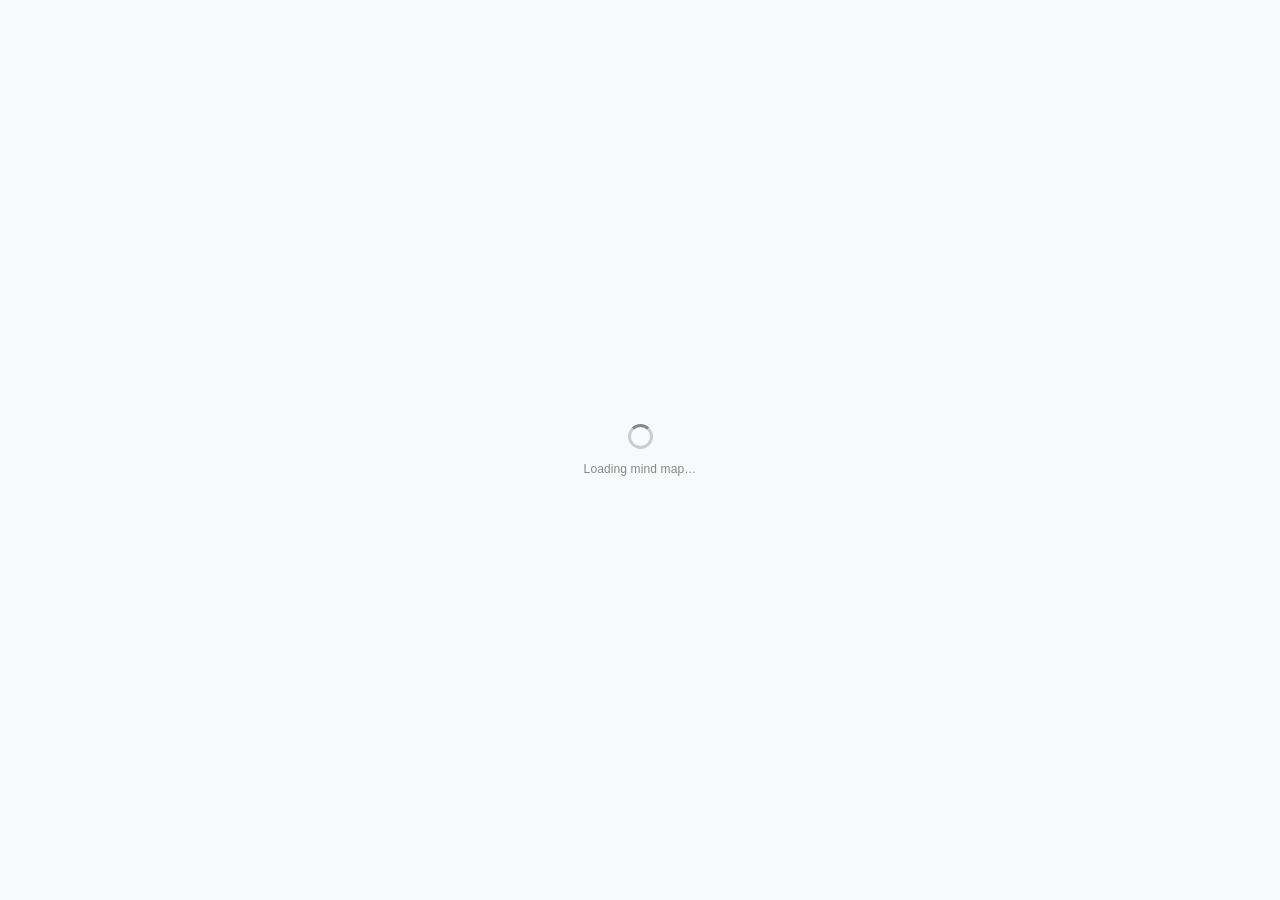
<file: index.html>
<!DOCTYPE html>
<html lang="en">
<head>
    <meta charset="UTF-8">
    <meta name="viewport" content="width=device-width, initial-scale=1.0, user-scalable=no">
    <title>Pro Mind Map Tool - Complete (Dark Mode & Optimized Learning)</title>
    <script>
      (function () {
        const root = document.documentElement;
        if (window.__SYNAPSE_MM_DARK__ ||
            (window.matchMedia && window.matchMedia('(prefers-color-scheme: dark)').matches)) {
          root.classList.add('dark');
        }
        // These values are injected at DocumentCreation, before the first
        // paint. The map therefore never renders once with the default blue.
        if (window.__SYNAPSE_MM_ACCENT__) {
          root.style.setProperty('--primary-color', window.__SYNAPSE_MM_ACCENT__);
          root.style.setProperty(
            '--primary-color-dark',
            window.__SYNAPSE_MM_ACCENT_PRESSED__ || window.__SYNAPSE_MM_ACCENT__
          );
        }

        const bootState = { layout: false, theme: false, revealing: false };
        const bootStartedAt = performance.now();

        function revealWhenReady() {
          if (!bootState.layout || !bootState.theme || bootState.revealing) return;
          bootState.revealing = true;
          // A short minimum duration prevents a distracting one-frame flash,
          // while the two frames ensure the final centering has been painted.
          const delay = Math.max(0, 420 - (performance.now() - bootStartedAt));
          setTimeout(function () {
            requestAnimationFrame(function () {
              requestAnimationFrame(function () {
                const overlay = document.getElementById('mindmap-loading-overlay');
                if (!overlay) return;
                overlay.classList.add('is-hidden');
                overlay.setAttribute('aria-hidden', 'true');
                setTimeout(function () { overlay.remove(); }, 220);
              });
            });
          }, delay);
        }

        window.__synapseMarkMindmapLayoutReady = function () {
          bootState.layout = true;
          revealWhenReady();
        };
        window.__synapseMarkMindmapThemeReady = function () {
          bootState.theme = true;
          revealWhenReady();
        };

        // Last-resort escape hatch: an initialization error must remain visible
        // instead of being hidden forever behind the loading cover.
        setTimeout(function () {
          bootState.layout = true;
          bootState.theme = true;
          revealWhenReady();
        }, 6000);
      })();
    </script>
    <style>
        :root {
            --primary-color: #0071D3;
            --primary-color-dark: #0056a4;
            --secondary-color: #f7f7f7;
            --danger-color: #dc3545;
            --success-color: #28a745;
            --text-color: #333;
            --text-muted: #888;
            --line-color: #b4b4b4;
            --background-color: #f8f9fa;
            --canvas-bg: #ffffff;
            --grid-dot: #d7d7d7;
            --node-shadow: 0 4px 8px rgba(0,0,0,0.1);
            --modal-bg: #ffffff;
            --input-bg: #ffffff;
            --input-border: #ccc;
            --button-bg: #ffffff;
            --button-text: #333;
            --button-hover: #e6f2ff;
            --header-border: #d4d4d4;
            --scrollbar-thumb: #ccc;
            /* Unified clean toolbar palette (matches the Notebook nav bar) */
            --snav-bg: #f2f2f2;
            --snav-border: rgba(0,0,0,0.10);
            --snav-text: #37352f;
            --snav-hover: #e6e6e6;
            --snav-select-bg: #ffffff;
        }

        @media (prefers-color-scheme: dark) {
            :root {
                --primary-color: #4da3ff; 
                --primary-color-dark: #0056a4;
                --secondary-color: #2C2C2C; 
                --danger-color: #e74c3c;
                --success-color: #2ecc71;
                --text-color: #e0e0e0;
                --text-muted: #aaaaaa;
                --line-color: #555555;
                --background-color: #191919; 
                --canvas-bg: #191919; 
                --grid-dot: #303030; 
                --node-shadow: 0 4px 8px rgba(0,0,0,0.5);
                --modal-bg: #2C2C2C; 
                --input-bg: #404040; 
                --input-border: #555;
                --button-bg: #303030; 
                --button-text: #e0e0e0;
                --button-hover: #404040;
                --header-border: #303030;
                --scrollbar-thumb: #555;
                --snav-bg: #2c2c2e;
                --snav-border: rgba(255,255,255,0.12);
                --snav-text: #e6e6e6;
                --snav-hover: #3a3a3c;
                --snav-select-bg: #3a3a3c;
            }
        }
        :root.dark {
            --primary-color: #4da3ff;
            --primary-color-dark: #0056a4;
            --secondary-color: #2C2C2C;
            --danger-color: #e74c3c;
            --success-color: #2ecc71;
            --text-color: #e0e0e0;
            --text-muted: #aaaaaa;
            --line-color: #555555;
            --background-color: #191919;
            --canvas-bg: #191919;
            --grid-dot: #303030;
            --node-shadow: 0 4px 8px rgba(0,0,0,0.5);
            --modal-bg: #2C2C2C;
            --input-bg: #404040;
            --input-border: #555;
            --button-bg: #303030;
            --button-text: #e0e0e0;
            --button-hover: #404040;
            --header-border: #303030;
            --scrollbar-thumb: #555;
            --snav-bg: #2c2c2e;
            --snav-border: rgba(255,255,255,0.12);
            --snav-text: #e6e6e6;
            --snav-hover: #3a3a3c;
            --snav-select-bg: #3a3a3c;
        }
        
        body {
            font-family: -apple-system, BlinkMacSystemFont, "Segoe UI", Roboto, Helvetica, Arial, sans-serif;
            margin: 0; padding: 0; background-color: var(--background-color); color: var(--text-color);
            display: flex; flex-direction: column; height: 100vh; overflow: hidden;
            transition: background-color 0.3s, color 0.3s;
        }

        #mindmap-loading-overlay {
            position: fixed; inset: 0; z-index: 10000;
            display: flex; flex-direction: column; align-items: center; justify-content: center;
            gap: 13px; background: var(--background-color); color: var(--text-muted);
            opacity: 1; visibility: visible; pointer-events: all;
            transition: opacity 0.2s ease, visibility 0.2s ease;
        }
        #mindmap-loading-overlay.is-hidden {
            opacity: 0; visibility: hidden; pointer-events: none;
        }
        .mindmap-loading-spinner {
            width: 25px; height: 25px; box-sizing: border-box;
            border: 3px solid var(--input-border); border-top-color: var(--text-muted);
            border-radius: 50%; animation: mindmapLoadingSpin 0.75s linear infinite;
        }
        .mindmap-loading-label {
            font-size: 12px; font-weight: 500; letter-spacing: 0.01em;
        }
        @keyframes mindmapLoadingSpin { to { transform: rotate(360deg); } }
        @media (prefers-reduced-motion: reduce) {
            .mindmap-loading-spinner { animation-duration: 1.5s; }
        }

        ::-webkit-scrollbar { width: 8px; height: 8px; }
        ::-webkit-scrollbar-track { background: transparent; }
        ::-webkit-scrollbar-thumb { background: var(--scrollbar-thumb); border-radius: 4px; }
        ::-webkit-scrollbar-thumb:hover { background: var(--text-muted); }

        .header {
            background-color: var(--snav-bg);
            padding: 0 10px;
            min-height: 44px;
            display: flex;
            justify-content: space-between;
            align-items: center;
            flex-shrink: 0;
            z-index: 10;
            box-shadow: none;
            border-bottom: 1px solid var(--snav-border);
            transition: transform 0.3s ease, background-color 0.3s;
        }
        .map-switcher { display: flex; align-items: center; flex-wrap: wrap; gap: 2px; }
        /* Selector + "New" stay glued together on the left — also in wide/
           fullscreen mode (the header's space-between pushes the rest right). */
        .map-selector-container { display: flex; align-items: center; gap: 6px; }
        #new-map-btn {
            padding: 5px 11px; font-size: 0.82em; font-weight: 500;
            color: var(--button-text); background-color: var(--button-bg);
            margin-left: 0;
        }
        #new-map-btn, #new-map-btn:hover { box-shadow: none !important; }
        #fullscreen-btn { display: inline-flex; align-items: center; justify-content: center; line-height: 1; }

        /* Custom dropdown for the map switcher — the native <select> popup
           renders mis-scaled in QtWebEngine (same bug as in the settings). */
        #mindmap-select { display: none; }
        #mindmap-select-btn {
            padding: 5px 26px 5px 8px; border-radius: 6px; border: 1px solid var(--snav-border);
            background-color: var(--snav-select-bg); color: var(--snav-text);
            font-size: 13px; font-family: inherit; cursor: pointer; text-align: left;
            max-width: 220px; overflow: hidden; text-overflow: ellipsis; white-space: nowrap;
            background-image: url("data:image/svg+xml;utf8,<svg xmlns='http://www.w3.org/2000/svg' width='10' height='10' viewBox='0 0 24 24' fill='none' stroke='%238e8e93' stroke-width='3' stroke-linecap='round' stroke-linejoin='round'><polyline points='6 9 12 15 18 9'/></svg>");
            background-repeat: no-repeat; background-position: right 8px center;
        }
        #mindmap-select-menu {
            position: fixed; z-index: 10000; background: var(--modal-bg);
            border: 1px solid var(--snav-border); border-radius: 8px; padding: 4px;
            overflow-y: auto; overflow-x: hidden;
        }
        .mm-dd-item {
            position: relative; padding: 6px 12px 6px 24px; border-radius: 5px;
            font-size: 13px; color: var(--text-color); cursor: pointer; white-space: nowrap;
        }
        .mm-dd-item:hover { background: var(--button-hover); }
        .mm-dd-item.sel::before {
            content: "✓"; position: absolute; left: 8px; top: 50%; transform: translateY(-50%);
            font-size: 11px; font-weight: 700; color: var(--primary-color);
        }

        .button {
            background-color: var(--button-bg); color: var(--primary-color); border: 1px solid var(--input-border); padding: 8px 14px;
            border-radius: 8px; cursor: pointer; font-weight: 600; margin-left: 5px;
            transition: background-color 0.2s, color 0.2s, box-shadow 0.2s, transform 0.1s;
            font-size: 0.88em;
        }
        .button:hover { background-color: var(--button-hover); box-shadow: 0 2px 8px rgba(0,0,0,0.10); }
        .button:active { transform: scale(0.97); }

        .button.primary { background-color: var(--primary-color); color: white; border-color: var(--primary-color); }
        .button.primary:hover { filter: brightness(1.12); box-shadow: 0 3px 10px rgba(0,113,211,0.3); }
        .button.success { background-color: var(--success-color); color: white; border-color: var(--success-color); }
        .button.success:hover { filter: brightness(0.92); box-shadow: 0 3px 10px rgba(40,167,69,0.3); }

        .button.danger { background-color: var(--danger-color); color: white; border-color: var(--danger-color); }
        .button.danger:hover { filter: brightness(0.92); }

        /* ── Unified clean toolbar look (matches the Notebook nav bar) ──
           Scoped to .header so modal/dialog buttons keep their colours. */
        .header .button {
            background: transparent;
            color: var(--snav-text);
            border: none;
            box-shadow: none !important;
            font-weight: 500;
            font-size: 13px;
            padding: 6px 12px;
            border-radius: 6px;
            margin-left: 4px;
        }
        .header .button:hover { background: var(--snav-hover); box-shadow: none; }
        .header .button:active { transform: scale(0.97); }
        .header .button.primary {
            background: var(--snav-select-bg);
            color: var(--snav-text);
            border: 1px solid var(--snav-border);
            filter: none;
            font-weight: 400;
            box-shadow: 0 1px 2px rgba(0,0,0,0.06) !important;
        }
        .header .button.primary:hover { background: var(--snav-hover); filter: none; box-shadow: 0 1px 3px rgba(0,0,0,0.10) !important; }
        .header .hamburger-btn,
        .header #window-btn,
        .header #fullscreen-btn {
            width: 32px; height: 32px; padding: 0;
            display: inline-flex; align-items: center; justify-content: center;
        }
        .header #window-btn svg,
        .header #fullscreen-btn svg { opacity: 0.65; }

        /* Hamburger Menu */
        .hamburger-menu {
            position: relative;
            display: inline-block;
            margin-left: 5px;
        }
        .hamburger-btn {
            color: var(--button-text);
            letter-spacing: 1px;
        }
        .hamburger-dropdown {
            display: none;
            position: absolute;
            right: 0;
            top: calc(100% + 8px);
            background: var(--modal-bg);
            border: 1px solid var(--header-border);
            border-radius: 12px;
            box-shadow: 0 8px 28px rgba(0,0,0,0.18);
            min-width: 195px;
            z-index: 200;
            padding: 6px;
            animation: dropdownFade 0.15s ease;
        }
        @keyframes dropdownFade {
            from { opacity: 0; transform: translateY(-6px); }
            to   { opacity: 1; transform: translateY(0); }
        }
        .hamburger-dropdown.open { display: block; }
        .dropdown-item {
            display: flex;
            align-items: center;
            gap: 11px;
            width: 100%;
            text-align: left;
            background: none;
            border: none;
            padding: 10px 14px;
            border-radius: 8px;
            cursor: pointer;
            font-size: 0.9em;
            font-weight: 500;
            color: var(--text-color);
            transition: background-color 0.15s;
            box-sizing: border-box;
            font-family: inherit;
        }
        .dropdown-item:hover { background-color: var(--button-hover); }
        .dropdown-item.item-learn { color: var(--success-color); }
        .dropdown-item.item-ai    { color: var(--primary-color); }
        .dropdown-item.item-del   { color: var(--danger-color); }
        .dropdown-icon {
            font-size: 1em;
            width: 18px;
            text-align: center;
            flex-shrink: 0;
        }
        .dropdown-divider {
            height: 1px;
            background: var(--header-border);
            margin: 5px 2px;
        }
        
        .modal-content { max-height: 90vh; display: flex; flex-direction: column; }

        #modal-ai-helper-content {
            text-align: left; font-size: 0.9em; line-height: 1.5; overflow-y: auto; padding-right: 15px; flex-grow: 1;
        }
        #modal-ai-helper-content h3 { margin-top: 15px; margin-bottom: 5px; color: var(--text-color); }
        #modal-ai-helper-content p, #modal-ai-helper-content ul { margin-top: 0; }
        #modal-ai-helper-content ul { padding-left: 20px; }
        #ai-prompt-area, #ai-json-input, #json-textarea {
            width: 100%; font-family: monospace; font-size: 0.9em; box-sizing: border-box; margin-top: 5px; border: 1px solid var(--input-border); border-radius: 4px; background-color: var(--input-bg); color: var(--text-color);
        }
        #ai-prompt-area { height: 180px; }
        #ai-json-input { height: 150px; }
        
        #modal-info-content { text-align: left; font-size: 0.9em; line-height: 1.5; max-height: 70vh; overflow-y: auto; }
        #modal-info-content h3 { margin-top: 15px; margin-bottom: 5px; color: var(--text-color); }
        #modal-info-content p, #modal-info-content ul { margin-top: 0; }
        #modal-info-content ul { padding-left: 20px; }
        #modal-info-content strong { color: var(--danger-color); }

        .map-switcher .button { padding: 5px 11px; font-size: 0.82em; font-weight: 500; color: var(--button-text); background-color: var(--button-bg); }
        
        #center-view-btn { position: fixed; bottom: 58px; right: 20px; z-index: 100; box-shadow: 0 4px 12px rgba(0,0,0,0.15); color: var(--button-text); background-color: var(--button-bg); transition: opacity 0.3s ease, box-shadow 0.2s; border-radius: 10px; font-weight: 400; }
        #center-view-btn:hover { box-shadow: 0 6px 18px rgba(0,0,0,0.22); }
        .zoom-controls { position: fixed; bottom: 58px; left: 20px; z-index: 100; display: flex; flex-direction: column; gap: 8px; transition: opacity 0.3s ease; }
        .zoom-btn { width: 42px; height: 42px; font-size: 22px; padding: 0; display: flex; align-items: center; justify-content: center; box-shadow: 0 4px 12px rgba(0,0,0,0.15); color: var(--button-text); background-color: var(--button-bg); margin: 0; border-radius: 10px; }
        .zoom-btn:hover { box-shadow: 0 6px 18px rgba(0,0,0,0.22); }
        .history-controls { position: fixed; bottom: 178px; left: 20px; z-index: 100; display: flex; flex-direction: column; gap: 8px; transition: opacity 0.3s ease; }
        .history-btn { width: 34px; height: 34px; font-size: 16px; padding: 0; display: flex; align-items: center; justify-content: center; box-shadow: 0 4px 12px rgba(0,0,0,0.15); color: var(--button-text); background-color: var(--button-bg); margin: 0; border-radius: 8px; }
        .history-btn:hover { box-shadow: 0 6px 18px rgba(0,0,0,0.22); }

        .mindmap-container {
            flex-grow: 1; position: relative; overflow: hidden; cursor: grab; background-color: var(--canvas-bg);
            background-image: radial-gradient(var(--grid-dot) 1px, transparent 0);
            background-size: 20px 20px; /* initial value — overridden dynamically by JS */
            transition: background-color 0.3s;
        }
        
        .mindmap-container:active { cursor: grabbing; }
        #mindmap-viewport { position: absolute; top: 0; left: 0; width: 100%; height: 100%; transform-origin: 0 0; }
        #mindmap-canvas { position: absolute; top: 0; left: 0; width: 100%; height: 100%; pointer-events: none; }
        
        .node { 
            position: absolute; background-color: var(--secondary-color); border: 2px solid var(--primary-color); border-radius: 8px; padding: 10px 15px; cursor: grab; user-select: none; box-shadow: var(--node-shadow); min-width: 120px; max-width: 250px; width: auto; text-align: center; transition: box-shadow 0.3s ease, opacity 0.3s ease, transform 0.3s ease, background-color 0.3s, border-color 0.3s; display: flex; align-items: center; justify-content: center; transform-origin: center center; color: var(--text-color);
        }
        .node.root { background-color: var(--primary-color); color: white; }
        .node.selected { box-shadow: 0 0 0 4px var(--primary-color), var(--node-shadow); }
        .node-textarea { 
            width: 100%; border: none; background-color: transparent; resize: none; text-align: center; font: inherit; color: inherit; padding: 0; margin: 0; overflow-y: hidden; transition: color 0.3s ease, filter 0.3s ease; 
        }
        .node-textarea:focus { outline: none; }
        .node.small { font-size: 0.8em; min-width: 80px; padding: 6px 10px; }
        .node.medium { }
        .node.large { font-size: 1.2em; min-width: 150px; padding: 12px 20px; }
        
        .node-controls { position: absolute; top: 50%; right: -40px; transform: translateY(-50%); display: flex; opacity: 0; transition: opacity 0.2s ease; pointer-events: none; }
        .node:hover .node-controls, .node.selected .node-controls { opacity: 1; pointer-events: all; }
        .control-btn.delete { 
            background-color: var(--button-bg); color: var(--text-color); border: 1px solid var(--line-color); border-radius: 50%; width: 18px; height: 18px; font-size: 12px; font-weight: bold; cursor: pointer; display: flex; align-items: center; justify-content: center; margin-left: 8px; box-shadow: 0 1px 3px rgba(0,0,0,0.2); transition: background-color 0.2s; 
        }
        .control-btn.delete:hover { background-color: var(--button-hover); }
        
        .drag-handle { position: absolute; top: 50%; right: -14px; transform: translateY(-50%); width: 16px; height: 16px; background-color: var(--primary-color-dark); border: 2px solid white; border-radius: 50%; cursor: crosshair; box-shadow: 0 2px 4px rgba(0,0,0,0.2); z-index: 1; opacity: 0; transition: opacity 0.2s ease; pointer-events: all; }
        .node:hover .drag-handle, .node.selected .drag-handle { opacity: 1; }

        /* Resize grip in the bottom-right corner of a node. */
        .node-resize-handle { position: absolute; right: -3px; bottom: -3px; width: 16px; height: 16px; cursor: nwse-resize; opacity: 0; transition: opacity 0.2s ease; z-index: 3; pointer-events: all; }
        .node-resize-handle::after { content: ''; position: absolute; right: 3px; bottom: 3px; width: 8px; height: 8px; border-right: 2px solid var(--primary-color); border-bottom: 2px solid var(--primary-color); border-bottom-right-radius: 3px; }
        .node:hover .node-resize-handle, .node.selected .node-resize-handle { opacity: 0.65; }
        .node-resize-handle:hover { opacity: 1; }
        
        .modal-overlay { position: fixed; top: 0; left: 0; width: 100%; height: 100%; background-color: rgba(0,0,0,0.45); display: flex; align-items: center; justify-content: center; z-index: 1000; opacity: 0; visibility: hidden; transition: opacity 0.2s, visibility 0.2s; backdrop-filter: blur(2px); }
        .modal-overlay.visible { opacity: 1; visibility: visible; }
        .modal-content { background: var(--modal-bg); padding: 28px 30px; border-radius: 16px; box-shadow: 0 20px 60px rgba(0,0,0,0.25); width: 90%; max-width: 650px; text-align: center; transform: scale(0.94); transition: transform 0.2s, background-color 0.3s; color: var(--text-color); border: 1px solid var(--header-border); }
        .modal-overlay.visible .modal-content { transform: scale(1); }
        .modal-content h2 { margin-top: 0; color: var(--text-color); font-size: 1.2em; }
        .modal-buttons { display: flex; justify-content: flex-end; gap: 10px; margin-top: 22px; flex-shrink: 0; }
        .modal-buttons .button { margin-left: 0; padding: 9px 20px; border-radius: 9px; font-size: 0.9em; }
        .modal-input { width: 100%; padding: 10px 13px; box-sizing: border-box; border: 1px solid var(--input-border); background-color: var(--input-bg); color: var(--text-color); border-radius: 9px; margin-bottom: 20px; font-family: inherit; font-size: 0.95em; }
        .modal-input:focus { outline: none; border-color: var(--primary-color); box-shadow: 0 0 0 3px rgba(0,113,211,0.15); }
        #json-textarea { width: 100%; height: 200px; resize: vertical; box-sizing: border-box; border-radius: 9px; padding: 10px; font-size: 0.88em; }
        #ai-prompt-area, #ai-json-input { border-radius: 9px; padding: 10px; }
        #modal-error { color: var(--danger-color); margin-top: 10px; text-align: left; font-size: 0.9em; display: none; }

        .context-menu { position: absolute; display: none; background: var(--modal-bg); color: var(--text-color); border-radius: 12px; box-shadow: 0 8px 28px rgba(0,0,0,0.18); z-index: 1001; padding: 8px; min-width: 160px; border: 1px solid var(--header-border); }
        .context-menu-section { margin-bottom: 8px; }
        .context-menu-section:last-child { margin-bottom: 0; }
        .context-menu-title { font-weight: 600; font-size: 0.75em; color: var(--text-muted); margin-bottom: 8px; text-transform: uppercase; letter-spacing: 0.05em; padding: 0 4px; }
        .context-menu-colors { display: flex; justify-content: space-around; padding: 2px 4px; gap: 4px; }
        .color-swatch { width: 26px; height: 26px; border-radius: 50%; cursor: pointer; border: 2.5px solid var(--modal-bg); box-shadow: 0 1px 4px rgba(0,0,0,0.25); transition: transform 0.15s; }
        .color-swatch:hover { transform: scale(1.18); }
        .context-menu-item { padding: 9px 12px; cursor: pointer; border-radius: 8px; font-size: 0.9em; font-weight: 500; }
        .context-menu-item:hover { background-color: var(--button-hover); }
        
        .hint-footer { position: fixed; bottom: 0; left: 0; width: 100%; text-align: center; font-size: 0.74em; color: var(--text-muted); background: var(--background-color); padding: 6px 0; z-index: 9; transition: transform 0.3s ease, background-color 0.3s; border-top: 1px solid var(--header-border); letter-spacing: 0.01em; }
        
        #learning-ui { position: fixed; bottom: 0; left: 0; width: 100%; background-color: var(--background-color); color: var(--text-color); box-shadow: 0 -2px 10px rgba(0,0,0,0.1); padding: 15px 20px; box-sizing: border-box; z-index: 1002; display: none; flex-direction: column; align-items: center; gap: 10px; border-top: 1px solid var(--primary-color); }
        #learning-prompt { font-weight: bold; }
        #learning-controls { display: flex; gap: 10px; width: 100%; justify-content: center; }
        #learning-controls .button { flex-grow: 1; max-width: 150px; }
        #learning-stage-evaluate { display: none; }
        
        body.learning-mode .header { transform: translateY(-100%); }
        body.learning-mode .hint-footer { transform: translateY(100%); }
        body.learning-mode #center-view-btn,
        body.learning-mode .history-controls { opacity: 0; pointer-events: none; }
        body.learning-mode .zoom-controls { opacity: 1; pointer-events: auto; }
        
        .node .node-textarea.node-text-hidden { color: inherit; filter: blur(6px); opacity: 0.7; pointer-events: none; user-select: none; }

        .node-hint-dot {
            position: absolute; bottom: 4px; right: 6px;
            width: 7px; height: 7px; border-radius: 50%;
            background-color: #ffc107; opacity: 0.9;
            pointer-events: none; flex-shrink: 0;
        }
        #learning-hint {
            font-size: 0.82em; color: var(--text-muted);
            font-style: italic; text-align: center;
            min-height: 1.1em; transition: opacity 0.25s;
            max-width: 480px;
        }

        /* Hint Edit Mode */
        .node-hint-input {
            display: none;
            position: absolute;
            top: calc(100% + 5px);
            left: 50%;
            transform: translateX(-50%);
            width: max(100%, 110px);
            min-width: 110px;
            padding: 4px 8px;
            border-radius: 6px;
            border: 1.5px solid #ffc107;
            background: var(--input-bg);
            color: var(--text-color);
            font-size: 0.76em;
            font-family: inherit;
            resize: none;
            z-index: 200;
            box-sizing: border-box;
            text-align: left;
            overflow: hidden;
            line-height: 1.35;
        }
        .node-hint-input::placeholder { color: var(--text-muted); font-style: italic; }
        .node-hint-input:focus { outline: none; border-color: #f5a623; box-shadow: 0 0 0 2px rgba(255,193,7,0.25); }
        body.hint-edit-mode .node { overflow: visible; cursor: default !important; }
        body.hint-edit-mode .node-hint-input { display: block; }
        body.hint-edit-mode .node .drag-handle,
        body.hint-edit-mode .node .node-resize-handle,
        body.hint-edit-mode .node .node-controls { display: none !important; }
        body.hint-edit-mode .node .node-textarea { pointer-events: none; }
        body.learning-mode .node .node-resize-handle { display: none !important; }
        body.learning-mode .node-hint-input { display: none !important; }

        #hint-edit-panel {
            position: fixed; bottom: 22px; left: 50%; transform: translateX(-50%);
            background: var(--modal-bg); border: 1px solid #ffc107;
            border-radius: 14px; padding: 10px 18px; display: none;
            align-items: center; gap: 12px; z-index: 1500;
            box-shadow: 0 6px 24px rgba(0,0,0,0.2);
            font-size: 0.88em; color: var(--text-color); white-space: nowrap;
        }
        #hint-edit-panel.visible { display: flex; }
        .dropdown-item.item-hint { color: #b8860b; }
        @media (prefers-color-scheme: dark) { .dropdown-item.item-hint { color: #ffc107; } }
        .node.learning-current { box-shadow: 0 0 0 4px #ffc107, var(--node-shadow); cursor: default; z-index: 90; }
        .node.learning-target { box-shadow: 0 0 0 6px var(--primary-color), var(--node-shadow); z-index: 91; transform: scale(1.05); }

        /* Learning Options Overlay */
        #learning-options-overlay {
            position: fixed; inset: 0; background: rgba(0,0,0,0.45);
            z-index: 2000; display: none; align-items: center; justify-content: center;
            backdrop-filter: blur(2px);
        }
        #learning-options-overlay.visible { display: flex; }
        .learning-options-modal {
            background: var(--modal-bg); border-radius: 16px;
            padding: 28px 32px; max-width: 400px; width: 90%;
            box-shadow: 0 12px 40px rgba(0,0,0,0.3); color: var(--text-color);
        }
        .learning-options-modal h2 { margin: 0 0 20px; font-size: 1.15em; font-weight: 700; }
        .learn-option-group { margin-bottom: 16px; }
        .learn-option-group .group-label {
            font-weight: 600; font-size: 0.78em; color: var(--text-muted);
            text-transform: uppercase; letter-spacing: 0.06em;
            display: block; margin-bottom: 7px;
        }
        .learn-option-row { display: flex; gap: 7px; flex-wrap: wrap; }
        .learn-option-btn {
            flex: 1; padding: 8px 10px; border: 1.5px solid var(--input-border);
            border-radius: 8px; background: var(--input-bg); color: var(--text-color);
            cursor: pointer; font-size: 0.85em; text-align: center;
            transition: all 0.15s; font-family: inherit;
        }
        .learn-option-btn.active {
            border-color: var(--primary-color);
            background: rgba(0, 113, 211, 0.1);
            color: var(--primary-color); font-weight: 600;
        }
        .learn-option-btn:hover:not(.active) { background: var(--button-hover); }
        .learning-options-footer { display: flex; gap: 10px; margin-top: 22px; }
        .learning-options-footer .button { flex: 1; }

        /* Node Selection Mode */
        .node.selected-for-learning { box-shadow: 0 0 0 3px #f5a623, var(--node-shadow) !important; }
        body.selection-mode .node { cursor: pointer !important; }
        body.selection-mode .node .node-textarea { pointer-events: none; user-select: none; }
        body.selection-mode .node .drag-handle,
        body.selection-mode .node .node-resize-handle,
        body.selection-mode .node .node-controls { display: none !important; }
        body.selection-mode { cursor: crosshair; }

        #selection-rect {
            position: absolute; pointer-events: none; display: none; z-index: 500;
            border: 1.5px dashed #f5a623;
            background: rgba(245, 166, 35, 0.08);
            border-radius: 2px;
        }

        #selection-panel {
            position: fixed; bottom: 22px; left: 50%; transform: translateX(-50%);
            background: var(--modal-bg); border: 1px solid var(--header-border);
            border-radius: 14px; padding: 10px 18px; display: none;
            align-items: center; gap: 12px; z-index: 1500;
            box-shadow: 0 6px 24px rgba(0,0,0,0.2);
            font-size: 0.88em; color: var(--text-color); white-space: nowrap;
        }
        #selection-panel.visible { display: flex; }
        #selection-count { font-weight: 600; min-width: 70px; }

        /* ── Error handling UI (toasts + crash banner) ─────────────────── */
        #mm-toast-container {
            position: fixed; top: 60px; left: 50%; transform: translateX(-50%);
            z-index: 4000; display: flex; flex-direction: column; gap: 8px;
            align-items: center; pointer-events: none; max-width: 90%;
        }
        .mm-toast {
            background: var(--modal-bg); color: var(--text-color);
            border: 1px solid var(--header-border); border-left: 4px solid var(--primary-color);
            border-radius: 10px; padding: 10px 16px; font-size: 0.86em;
            box-shadow: 0 6px 24px rgba(0,0,0,0.2); pointer-events: auto;
            max-width: 520px; text-align: left; opacity: 0; transform: translateY(-6px);
            transition: opacity 0.25s ease, transform 0.25s ease;
        }
        .mm-toast.show { opacity: 1; transform: translateY(0); }
        .mm-toast.warning { border-left-color: #ffc107; }
        .mm-toast.error { border-left-color: var(--danger-color); }
        .mm-toast.success { border-left-color: var(--success-color); }
        #mm-error-banner {
            position: fixed; bottom: 0; left: 0; right: 0; z-index: 5000;
            background: var(--modal-bg); color: var(--text-color);
            border-top: 2px solid var(--danger-color);
            box-shadow: 0 -6px 24px rgba(0,0,0,0.25);
            padding: 12px 18px; font-size: 0.85em; display: none; text-align: left;
        }
        #mm-error-banner.visible { display: block; }
        #mm-error-banner .mm-eb-title { font-weight: 700; color: var(--danger-color); margin-bottom: 4px; }
        #mm-error-banner .mm-eb-msg { margin-bottom: 6px; word-break: break-word; }
        #mm-error-banner pre {
            background: var(--input-bg); border: 1px solid var(--input-border);
            border-radius: 6px; padding: 8px; max-height: 140px; overflow: auto;
            font-size: 0.85em; white-space: pre-wrap; word-break: break-word;
            display: none; margin: 0 0 8px 0; text-align: left;
        }
        #mm-error-banner.expanded pre { display: block; }
        #mm-error-banner .mm-eb-actions { display: flex; gap: 8px; }
        #mm-error-banner .mm-eb-actions button {
            background: var(--button-bg); color: var(--text-color);
            border: 1px solid var(--input-border); border-radius: 7px;
            padding: 4px 12px; font-size: 0.9em; cursor: pointer; font-family: inherit;
        }
        #mm-error-banner .mm-eb-actions button:hover { background: var(--button-hover); }
    </style>
</head>
<body>

    <div id="mindmap-loading-overlay" role="status" aria-live="polite" aria-label="Loading mind map">
        <div class="mindmap-loading-spinner" aria-hidden="true"></div>
        <div class="mindmap-loading-label" data-i18n="loading_map">Loading mind map…</div>
    </div>

    <div class="header">
        <div class="map-selector-container">
            <select id="mindmap-select"></select>
            <button class="button primary" id="new-map-btn" data-i18n="new_map">New</button>
        </div>
        <div class="map-switcher">
            <div class="hamburger-menu">
                <button class="button hamburger-btn" id="hamburger-btn" data-i18n-title="menu_title" title="Menu">&#9776;</button>
                <div class="hamburger-dropdown" id="hamburger-dropdown">
                    <button class="dropdown-item item-learn" id="start-learning-btn">
                        <span class="dropdown-icon">▶</span> <span data-i18n="start_learning">Start Learning</span>
                    </button>
                    <button class="dropdown-item item-hint" id="edit-hints-btn">
                        <span class="dropdown-icon"><svg width="15" height="15" viewBox="0 0 24 24" fill="none" stroke="currentColor" stroke-width="2" stroke-linecap="round" stroke-linejoin="round"><circle cx="12" cy="12" r="10"></circle><path d="M9.09 9a3 3 0 0 1 5.83 1c0 2-3 3-3 3"></path><line x1="12" y1="17" x2="12.01" y2="17"></line></svg></span> <span data-i18n="edit_hints">Edit Hints</span>
                    </button>
                    <button class="dropdown-item item-ai" id="ai-helper-btn">
                        <span class="dropdown-icon">✦</span> <span data-i18n="create_with_ai">Create with AI</span>
                    </button>
                    <div class="dropdown-divider"></div>
                    <button class="dropdown-item" id="import-btn">
                        <span class="dropdown-icon">↑</span> <span data-i18n="import_map">Import</span>
                    </button>
                    <button class="dropdown-item" id="export-btn">
                        <span class="dropdown-icon">↓</span> <span data-i18n="export_map">Export</span>
                    </button>
                    <div class="dropdown-divider"></div>
                    <button class="dropdown-item item-del" id="delete-map-btn">
                        <span class="dropdown-icon">✕</span> <span data-i18n="delete_map">Delete Map</span>
                    </button>
                    <div class="dropdown-divider"></div>
                    <button class="dropdown-item" id="info-btn">
                        <span class="dropdown-icon">ℹ</span> <span data-i18n="information">Information</span>
                    </button>
                </div>
            </div>
            <button class="button" id="window-btn" data-i18n-title="window_open" title="New Window"
                    onclick="__synapseWinToggle()">
                <svg id="window-icon" width="15" height="15" viewBox="0 0 24 24" fill="none" stroke="currentColor" stroke-width="2" stroke-linecap="round" stroke-linejoin="round">
                    <rect x="3" y="3" width="18" height="18" rx="2"></rect>
                    <line x1="3" y1="9" x2="21" y2="9"></line>
                </svg>
            </button>
            <button class="button" id="fullscreen-btn" data-i18n-title="fullscreen_enter" title="Fullscreen"
                    onclick="__synapseFsToggle()">
                <svg id="fullscreen-icon" width="15" height="15" viewBox="0 0 24 24" fill="none" stroke="currentColor" stroke-width="2" stroke-linecap="round" stroke-linejoin="round">
                    <polyline points="15 3 21 3 21 9"></polyline>
                    <polyline points="9 21 3 21 3 15"></polyline>
                    <line x1="21" y1="3" x2="14" y2="10"></line>
                    <line x1="3" y1="21" x2="10" y2="14"></line>
                </svg>
            </button>
        </div>
    </div>

    <div class="mindmap-container" id="mindmap-container">
        <canvas id="mindmap-canvas"></canvas>
        <div id="mindmap-viewport"></div>
        <div id="selection-rect"></div>
    </div>
    
    <div class="history-controls">
        <button class="button history-btn" id="undo-btn" title="Undo (Ctrl+Z)" data-i18n-title="undo">↩</button>
        <button class="button history-btn" id="redo-btn" title="Redo (Ctrl+Y)" data-i18n-title="redo">↪</button>
    </div>

    <button class="button" id="center-view-btn" data-i18n="center_view">Center View</button>
    <div class="zoom-controls"> 
        <button class="button zoom-btn" id="zoom-in-btn">+</button> 
        <button class="button zoom-btn" id="zoom-out-btn">−</button> 
    </div>
    
    <div id="learning-ui">
        <div id="learning-prompt"></div>
        <div id="learning-hint"></div>
        <div id="learning-controls">
            <div id="learning-stage-guess">
                <button class="button primary" id="reveal-answer-btn" data-i18n="reveal">Reveal</button>
            </div>
            <div id="learning-stage-evaluate">
                <button class="button danger" id="answer-incorrect-btn" data-i18n="didnt_know">Didn't know</button>
                <button class="button success" id="answer-correct-btn" data-i18n="i_knew_it">I knew it!</button>
            </div>
            <button class="button" id="stop-learning-btn" data-i18n="stop_learning">Stop</button>
        </div>
    </div>

    <!-- Learning Options Modal -->
    <div id="learning-options-overlay">
        <div class="learning-options-modal">
            <h2 data-i18n="learning_setup">Learning Setup</h2>
            <div class="learn-option-group">
                <label class="group-label" data-i18n="scope">Scope</label>
                <div class="learn-option-row" id="scope-options">
                    <button class="learn-option-btn active" data-value="all" data-i18n="entire_map">Entire Map</button>
                    <button class="learn-option-btn" data-value="select" data-i18n="select_nodes">Select Nodes</button>
                </div>
            </div>
            <div class="learn-option-group">
                <label class="group-label" data-i18n="order">Order</label>
                <div class="learn-option-row" id="order-options">
                    <button class="learn-option-btn active" data-value="sequential" data-i18n="top_down">Top-Down</button>
                    <button class="learn-option-btn" data-value="random" data-i18n="random_order">Random</button>
                </div>
            </div>
            <div class="learn-option-group">
                <label class="group-label" data-i18n="wrong_penalty">Wrong Answer Penalty</label>
                <div class="learn-option-row" id="penalty-options">
                    <button class="learn-option-btn active" data-value="none" data-i18n="skip">Skip</button>
                    <button class="learn-option-btn" data-value="soon" data-i18n="retry_soon">Retry Soon</button>
                    <button class="learn-option-btn" data-value="later" data-i18n="revisit_later">Revisit Later</button>
                </div>
            </div>
            <div class="learning-options-footer">
                <button class="button" id="learn-options-cancel-btn" data-i18n="cancel">Cancel</button>
                <button class="button primary" id="learn-options-start-btn" data-i18n="start">Start</button>
            </div>
        </div>
    </div>

    <!-- Hint Edit Panel -->
    <div id="hint-edit-panel">
        <span style="display:inline-flex;align-items:center;gap:6px;"><svg width="15" height="15" viewBox="0 0 24 24" fill="none" stroke="currentColor" stroke-width="2" stroke-linecap="round" stroke-linejoin="round"><circle cx="12" cy="12" r="10"></circle><path d="M9.09 9a3 3 0 0 1 5.83 1c0 2-3 3-3 3"></path><line x1="12" y1="17" x2="12.01" y2="17"></line></svg> <span data-i18n="edit_hints">Edit Hints</span></span>
        <button class="button primary" id="hint-save-btn" data-i18n="save">Save</button>
        <button class="button" id="hint-cancel-btn" data-i18n="cancel">Cancel</button>
    </div>

    <!-- Node Selection Panel -->
    <div id="selection-panel">
        <span data-i18n="tap_to_select">Tap nodes to select:</span>
        <span id="selection-count">0 selected</span>
        <button class="button primary" id="selection-start-btn" disabled data-i18n="start">Start</button>
        <button class="button" id="selection-cancel-btn" data-i18n="cancel">Cancel</button>
    </div>

    <div class="modal-overlay" id="modal-overlay">
        <div class="modal-content">
            <h2 id="modal-title"></h2>
            <div id="modal-info-content"></div>
            <div id="modal-ai-helper-content"></div> 
            <p id="modal-text"></p>
            <input type="text" id="modal-input" class="modal-input" placeholder="Enter here..." data-i18n-placeholder="enter_here">
            <textarea id="json-textarea"></textarea>
            <div id="modal-error"></div>
            <div class="modal-buttons">
                <button class="button" id="modal-cancel" data-i18n="cancel">Cancel</button>
                <button class="button" id="modal-confirm" data-i18n="confirm">Confirm</button>
            </div>
        </div>
    </div>
    
    <div class="context-menu" id="context-menu"></div>
    <footer class="hint-footer" data-i18n="footer_hint">Right-click on a node for options. Drag the blue dot to create new nodes.</footer>

    <script>
        function mm(key, fallback) {
            var t = window.__SYNAPSE_MM_I18N__ || {};
            return t[key] !== undefined ? t[key] : fallback;
        }
        /* ── Global error reporting & toasts ───────────────────────────────
           Standalone block: must work even if the main mind map script crashes.
           Shows a dismissible banner with the real traceback instead of
           silently leaving the UI half-initialized. */
        (function() {
            function ensureToastContainer() {
                var c = document.getElementById('mm-toast-container');
                if (!c) { c = document.createElement('div'); c.id = 'mm-toast-container'; document.body.appendChild(c); }
                return c;
            }
            window.__mmToast = function(message, type, durationMs) {
                try {
                    var t = document.createElement('div');
                    t.className = 'mm-toast ' + (type || 'info');
                    t.textContent = message;
                    ensureToastContainer().appendChild(t);
                    requestAnimationFrame(function() { t.classList.add('show'); });
                    setTimeout(function() {
                        t.classList.remove('show');
                        setTimeout(function() { t.remove(); }, 300);
                    }, durationMs || 6000);
                } catch (e) { /* toasts must never throw */ }
            };
            function ensureBanner() {
                var b = document.getElementById('mm-error-banner');
                if (b) return b;
                b = document.createElement('div');
                b.id = 'mm-error-banner';
                b.innerHTML = '<div class="mm-eb-title">' + mm('error_title', 'Mind Map error') + '</div>'
                    + '<div class="mm-eb-msg"></div><pre></pre>'
                    + '<div class="mm-eb-actions">'
                    + '<button data-act="details">' + mm('error_show', 'Show details') + '</button>'
                    + '<button data-act="copy">' + mm('error_copy', 'Copy error') + '</button>'
                    + '<button data-act="dismiss">' + mm('error_dismiss', 'Dismiss') + '</button></div>';
                document.body.appendChild(b);
                b.addEventListener('click', function(e) {
                    var act = e.target && e.target.dataset && e.target.dataset.act;
                    if (act === 'dismiss') b.classList.remove('visible');
                    if (act === 'details') {
                        b.classList.toggle('expanded');
                        e.target.textContent = b.classList.contains('expanded') ? mm('error_hide', 'Hide details') : mm('error_show', 'Show details');
                    }
                    if (act === 'copy') {
                        var text = b.querySelector('.mm-eb-msg').textContent + '\n\n' + b.querySelector('pre').textContent;
                        try { navigator.clipboard.writeText(text); e.target.textContent = mm('error_copied', 'Copied!'); setTimeout(function(){ e.target.textContent = mm('error_copy', 'Copy error'); }, 2000); } catch (err) {}
                    }
                });
                return b;
            }
            window.__mmReportError = function(err, context) {
                try {
                    var msg = (err && err.message) ? err.message : String(err);
                    var stack = (err && err.stack) ? String(err.stack) : mm('error_no_stack', '(no stack trace available)');
                    console.error('[MindMap]' + (context ? ' [' + context + ']' : ''), err);
                    var b = ensureBanner();
                    b.querySelector('.mm-eb-msg').textContent =
                        (context ? context + ': ' : '') + msg
                        + ' — ' + mm('error_safe', 'Your data is safe. Please screenshot the details and send them to help.synapse.pro@gmail.com.');
                    b.querySelector('pre').textContent = stack;
                    b.classList.add('visible');
                } catch (e) { console.error('[MindMap] error while reporting error', e, err); }
            };
            window.addEventListener('error', function(e) {
                if (e.error && (e.error.message || e.error.stack)) window.__mmReportError(e.error, mm('error_unexpected', 'Unexpected error'));
                else console.warn('[MindMap] Background browser error:', e.message || e);
            });
            window.addEventListener('unhandledrejection', function(e) {
                if (e.reason && e.reason.synapseCritical === true) window.__mmReportError(e.reason, mm('error_unexpected_async', 'Unexpected error (async)'));
                else console.warn('[MindMap] Background task rejected:', e.reason);
                e.preventDefault();
            });
        })();
    </script>
    <script>
        const TUTORIAL_DATA = {
          "name": mm('tutorial_name', 'Mind Map Tutorial'),
          "nodes": [
            { "id": 1, "text": mm('tutorial_welcome', 'Welcome to the Mind Map Tool!'), "parent": null, "x": 1193, "y": -93, "width": 194, "height": 73, "size": "large" },
            { "id": 2, "text": mm('info_basic', 'Basic Controls'), "parent": 1, "x": 1191, "y": 149, "width": 194, "height": 51, "color": "#28a745", "size": "large" },
            { "id": 3, "text": mm('info_pan', 'Pan View: Click and drag on the empty background.'), "parent": 2, "x": 453, "y": 401, "width": 154, "height": 119, "color": "#28a745" },
            { "id": 4, "text": mm('info_zoom', 'Zoom View: Use the mouse wheel or the +/- buttons.'), "parent": 2, "x": 730, "y": 400, "width": 154, "height": 100, "color": "#28a745" },
            { "id": 5, "text": mm('info_move', 'Move Node: Click and drag any node.'), "parent": 2, "x": 1178, "y": 401, "width": 154, "height": 100, "color": "#28a745" },
            { "id": 6, "text": mm('tutorial_center', 'Center View: Use the Center View button to focus on the root node.'), "parent": 2, "x": 951, "y": 399, "width": 154, "height": 138, "color": "#28a745" },
            { "id": 7, "text": mm('tutorial_manage_nodes', 'Managing Nodes'), "parent": 1, "x": 990, "y": -208, "width": 194, "height": 51, "color": "#dc3545", "size": "large" },
            { "id": 8, "text": mm('info_child', 'Create Child Node: Click and drag the blue dot on a node.'), "parent": 7, "x": 587, "y": -404, "width": 154, "height": 100, "color": "#dc3545" },
            { "id": 9, "text": mm('info_edit', 'Edit Text: Double-click the text inside a node.'), "parent": 7, "x": 839, "y": -402, "width": 154, "height": 119, "color": "#dc3545" },
            { "id": 10, "text": mm('tutorial_delete_node', 'Delete Node: Hover over a node and use the minus button.'), "parent": 7, "x": 1089, "y": -399, "width": 154, "height": 119, "color": "#dc3545" },
            { "id": 11, "text": mm('tutorial_customize', 'Customize Nodes (right-click)'), "parent": 7, "x": 878, "y": -116, "width": 154, "height": 81, "color": "#dc3545" },
            { "id": 12, "text": mm('tutorial_color', 'Change Color: Right-click a node and choose a color.'), "parent": 11, "x": 667, "y": -120, "width": 104, "height": 91, "color": "#dc3545", "size": "small" },
            { "id": 13, "text": mm('tutorial_size', 'Change Size: Right-click and choose Small, Medium, or Large.'), "parent": 11, "x": 894, "y": -2, "width": 104, "height": 106, "color": "#dc3545", "size": "small" },
            { "id": 14, "text": mm('tutorial_special', 'Special Features'), "parent": 1, "x": 1490, "y": 87, "width": 194, "height": 51, "color": "#6f42c1", "size": "large" },
            { "id": 15, "text": mm('create_with_ai', 'Create with AI'), "parent": 14, "x": 1513, "y": 229, "width": 154, "height": 43, "color": "#6f42c1" },
            { "id": 16, "text": mm('tutorial_ai_1', '1. Select Create with AI in the menu.'), "parent": 15, "x": 1761, "y": 229, "width": 104, "height": 76, "color": "#6f42c1", "size": "small" },
            { "id": 17, "text": mm('tutorial_ai_2', '2. Copy the prompt and paste it into an AI service.'), "parent": 15, "x": 1770, "y": 311, "width": 104, "height": 106, "color": "#6f42c1", "size": "small" },
            { "id": 18, "text": mm('tutorial_ai_3', "3. Copy the AI's JSON response and paste it back into the tool."), "parent": 15, "x": 1766, "y": 427, "width": 104, "height": 106, "color": "#6f42c1", "size": "small" },
            { "id": 19, "text": mm('start_learning', 'Start Learning'), "parent": 14, "x": 1782, "y": 86, "width": 154, "height": 43, "color": "#6f42c1" },
            { "id": 20, "text": mm('tutorial_recall', 'Turns your map into an active-recall session.'), "parent": 19, "x": 2103, "y": -32, "width": 104, "height": 76, "color": "#6f42c1", "size": "small" },
            { "id": 21, "text": mm('tutorial_hidden', 'Child nodes are hidden so you can recall them.'), "parent": 19, "x": 2104, "y": 64, "width": 104, "height": 91, "color": "#6f42c1", "size": "small" },
            { "id": 22, "text": mm('tutorial_rate', 'Rate your answer to reinforce your memory.'), "parent": 19, "x": 2208, "y": 333, "width": 104, "height": 76, "color": "#6f42c1", "size": "small" },
            { "id": 23, "text": mm('tutorial_data', 'Data & Maps'), "parent": 1, "x": 1548, "y": -247, "width": 194, "height": 51, "color": "#ffc107", "size": "large" },
            { "id": 24, "text": mm('tutorial_switch', 'Use the list at the top left to switch between maps.'), "parent": 23, "x": 1368, "y": -397, "width": 154, "height": 119, "color": "#ffc107" },
            { "id": 25, "text": mm('tutorial_collection', 'New Map and Delete Map manage your collection.'), "parent": 23, "x": 1568, "y": -154, "width": 154, "height": 100, "color": "#ffc107", "size": "medium" },
            { "id": 26, "text": mm('tutorial_backup', 'Import / Export (backup)'), "parent": 23, "x": 1628, "y": -390, "width": 154, "height": 62, "color": "#ffc107" },
            { "id": 27, "text": mm('tutorial_export', 'Export saves your map as JSON for backup.'), "parent": 26, "x": 1867, "y": -354, "width": 104, "height": 106, "size": "small", "color": "#ffc107" },
            { "id": 28, "text": mm('tutorial_import', 'Import loads a map from a JSON file.'), "parent": 26, "x": 1865, "y": -470, "width": 104, "height": 76, "size": "small", "color": "#ffc107" }
          ]
        };

        document.addEventListener('DOMContentLoaded', () => {
            document.title = mm('app_title', 'Mind Map');
            const container = document.getElementById('mindmap-container');
            const viewport = document.getElementById('mindmap-viewport');
            const canvas = document.getElementById('mindmap-canvas');
            const ctx = canvas.getContext('2d');
            const mindmapSelect = document.getElementById('mindmap-select');
            const newMapBtn = document.getElementById('new-map-btn');
            const aiHelperBtn = document.getElementById('ai-helper-btn'); 
            const deleteMapBtn = document.getElementById('delete-map-btn');
            const importBtn = document.getElementById('import-btn');
            const exportBtn = document.getElementById('export-btn');
            const infoBtn = document.getElementById('info-btn');
            const undoBtn = document.getElementById('undo-btn');
            const redoBtn = document.getElementById('redo-btn');
            
            let nodes = [];
            let activeMindmapId = null;

            let historyStack = [];
            let redoStack = [];

            function pushState() {
                historyStack.push(JSON.stringify(nodes));
                redoStack = [];
                if (historyStack.length > 50) historyStack.shift(); 
            }

            function undo() {
                if (historyStack.length === 0) return;
                redoStack.push(JSON.stringify(nodes));
                const state = JSON.parse(historyStack.pop());
                applyState(state);
            }

            function redo() {
                if (redoStack.length === 0) return;
                historyStack.push(JSON.stringify(nodes));
                const state = JSON.parse(redoStack.pop());
                applyState(state);
            }

            function applyState(state) {
                nodes = state;
                viewport.innerHTML = '';
                nodes.forEach(createNodeElement);
                drawLines();
                saveCurrentMindmap();
            }
            
            let volatileMindmaps = null;

            function getMindmaps() {
                // If persistent browser storage is temporarily unavailable, keep
                // operating on the newest in-memory collection. The Python-side
                // recovery file remains the durable copy across WebView reloads.
                if (volatileMindmaps) {
                    return JSON.parse(JSON.stringify(volatileMindmaps));
                }
                // Never let corrupted storage take the whole feature down.
                let raw = null;
                try { raw = localStorage.getItem('mindmaps'); } catch (e) { window.__mmReportError(e, mm('storage_read_failed', 'Storage read failed')); return {}; }
                if (!raw) return {};
                let parsed;
                try { parsed = JSON.parse(raw); } catch (e) {
                    // Root storage is corrupt: quarantine the raw data instead of losing it.
                    try { localStorage.setItem('mindmaps_corrupt_backup_' + Date.now(), raw); localStorage.removeItem('mindmaps'); } catch (e2) {}
                    window.__mmToast(mm('storage_corrupt', 'Stored mind map data was corrupted and has been backed up. Starting fresh.'), 'error', 9000);
                    return {};
                }
                if (!parsed || typeof parsed !== 'object' || Array.isArray(parsed)) return {};
                return parsed;
            }
            let mindmapSaveTimer = null;
            let lastMindmapSaveAt = (() => {
                try { return Number(localStorage.getItem('mindmaps_saved_at')) || 0; }
                catch (e) { return 0; }
            })();

            function saveMindmaps(mindmaps, savedAt = Date.now()) {
                try {
                    const serialized = JSON.stringify(mindmaps);
                    localStorage.setItem('mindmaps', serialized);
                    // Verify the write. QtWebEngine normally throws on quota errors,
                    // but explicit verification also catches silent storage failure.
                    if (localStorage.getItem('mindmaps') !== serialized) {
                        throw new Error('Stored data did not match the saved snapshot.');
                    }
                    volatileMindmaps = null;
                    lastMindmapSaveAt = Number(savedAt) || Date.now();
                    try { localStorage.setItem('mindmaps_saved_at', String(lastMindmapSaveAt)); } catch (e) {}
                    return true;
                } catch (e) {
                    // Most likely QuotaExceededError (webview storage limit).
                    const isQuota = e && (e.name === 'QuotaExceededError' || e.code === 22);
                    window.__mmToast(isQuota
                        ? mm('storage_full', 'Could not save: browser storage is full. Export your maps as backup and delete unused maps.')
                        : mm('save_failed', 'Could not save mind maps: {error}').replace('{error}', (e && e.message ? e.message : e)), 'error', 9000);
                    // Preserve the attempted snapshot in memory. A later flush also
                    // mirrors it to the profile recovery file before WebView teardown.
                    try { volatileMindmaps = JSON.parse(JSON.stringify(mindmaps)); } catch (copyError) {}
                    console.error('[MindMap] saveMindmaps failed', e);
                    return false;
                }
            }

            function syncNodeTextsFromDom() {
                nodes.forEach(node => {
                    const textArea = document.querySelector(`#node-${node.id} .node-textarea`);
                    if (textArea) node.text = textArea.value;
                });
            }

            function currentMindmapSnapshot() {
                syncNodeTextsFromDom();
                if (isHintEditMode) {
                    nodes.forEach(node => {
                        const hintInput = document.querySelector(`#node-${node.id} .node-hint-input`);
                        if (hintInput) node.hint = hintInput.value.trim();
                    });
                }
                const mindmaps = getMindmaps();
                if (activeMindmapId && mindmaps[activeMindmapId]) {
                    mindmaps[activeMindmapId].nodes = nodes;
                }
                return mindmaps;
            }

            function saveCurrentMindmap() {
                clearTimeout(mindmapSaveTimer);
                mindmapSaveTimer = null;
                if (!activeMindmapId) return true;
                return saveMindmaps(currentMindmapSnapshot());
            }

            function scheduleCurrentMindmapSave() {
                clearTimeout(mindmapSaveTimer);
                mindmapSaveTimer = setTimeout(saveCurrentMindmap, 350);
            }

            window.__synapseFlushMindmap = function() {
                clearTimeout(mindmapSaveTimer);
                mindmapSaveTimer = null;
                const mindmaps = currentMindmapSnapshot();
                const savedAt = Date.now();
                const saved = saveMindmaps(mindmaps, savedAt);
                return { saved, savedAt, snapshot: JSON.stringify(mindmaps) };
            };

            window.__synapseRestoreMindmapRecovery = function(snapshotJson, savedAt) {
                const recoveryTime = Number(savedAt) || 0;
                let storedTime = 0;
                try { storedTime = Number(localStorage.getItem('mindmaps_saved_at')) || 0; } catch (e) {}
                if (!recoveryTime || recoveryTime <= storedTime) return false;
                let recovered;
                try { recovered = JSON.parse(snapshotJson); }
                catch (e) { window.__mmReportError(e, mm('recovery_invalid', 'Recovery data is invalid')); return false; }
                if (!recovered || typeof recovered !== 'object' || Array.isArray(recovered)) return false;
                const persisted = saveMindmaps(recovered, recoveryTime);
                if (!persisted) volatileMindmaps = recovered;
                loadMindmapList();
                const ids = Object.keys(recovered);
                if (ids.length) {
                    const target = activeMindmapId && recovered[activeMindmapId] ? activeMindmapId : ids[0];
                    loadMindmap(target);
                }
                window.__mmToast(persisted
                    ? mm('recovery_restored', 'A newer mind map recovery copy was restored.')
                    : mm('recovery_memory', 'Your recovery copy is open in memory. Free browser storage or export it before closing.'),
                    persisted ? 'info' : 'warning', persisted ? 6000 : 10000);
                return true;
            };

            window.addEventListener('pagehide', () => window.__synapseFlushMindmap());
            window.addEventListener('beforeunload', () => window.__synapseFlushMindmap());
            document.addEventListener('visibilitychange', () => {
                if (document.visibilityState === 'hidden') window.__synapseFlushMindmap();
            });

            /* ── Mind map validation & healing ──────────────────────────────
               Every map goes through sanitizeMindmap() before it is saved or
               rendered. Returns { ok:true, map, healed:[..] } with a normalized
               deep copy, or { ok:false, error } with a targeted message. */
            function sanitizeMindmap(input) {
                const healed = [];
                if (input === null || typeof input !== 'object' || Array.isArray(input)) {
                    return { ok: false, error: 'Expected a JSON object like { "name": "...", "nodes": [...] }, but got ' + (Array.isArray(input) ? 'an array' : typeof input) + '.' };
                }
                let data;
                try { data = JSON.parse(JSON.stringify(input)); } catch (e) {
                    return { ok: false, error: 'Data could not be copied: ' + e.message };
                }
                // Some AIs wrap the map in an extra key, e.g. { "mindmap": {...} }.
                if (!Array.isArray(data.nodes)) {
                    const wrapperKey = Object.keys(data).find(k => data[k] && typeof data[k] === 'object' && Array.isArray(data[k].nodes));
                    if (wrapperKey) { data = data[wrapperKey]; healed.push('unwrapped "' + wrapperKey + '"'); }
                }
                if (!Array.isArray(data.nodes)) {
                    return { ok: false, error: 'Missing "nodes" array. The JSON must contain "nodes": [ { "id": 1, "text": "...", "parent": null }, ... ].' };
                }
                // Keep only usable node objects.
                const rawCount = data.nodes.length;
                let nodesArr = data.nodes.filter(n => n && typeof n === 'object' && !Array.isArray(n));
                if (nodesArr.length < rawCount) healed.push('removed ' + (rawCount - nodesArr.length) + ' invalid node entries');
                if (nodesArr.length === 0) {
                    return { ok: false, error: 'The "nodes" array contains no valid node objects.' };
                }
                // Normalize ids/parents: numeric strings → numbers, "null"/undefined parent → null.
                const normId = v => (typeof v === 'string' && v.trim() !== '' && !isNaN(v)) ? Number(v) : v;
                nodesArr.forEach(n => {
                    n.id = normId(n.id);
                    if (n.parent === undefined || n.parent === 'null' || n.parent === '') n.parent = null;
                    n.parent = n.parent === null ? null : normId(n.parent);
                });
                // Assign missing ids and de-duplicate ids.
                const seen = new Set();
                let nextId = nodesArr.reduce((m, n) => (typeof n.id === 'number' && isFinite(n.id)) ? Math.max(m, n.id) : m, 0);
                nodesArr.forEach(n => {
                    const validId = (typeof n.id === 'number' && isFinite(n.id)) || (typeof n.id === 'string' && n.id !== '');
                    if (!validId || seen.has(n.id)) { n.id = ++nextId; healed.push('reassigned a missing/duplicate node id'); }
                    seen.add(n.id);
                });
                // Ensure exactly one root.
                let roots = nodesArr.filter(n => n.parent === null);
                if (roots.length === 0) { nodesArr[0].parent = null; roots = [nodesArr[0]]; healed.push('no root node found — made the first node the root'); }
                const root = roots[0];
                if (roots.length > 1) { roots.slice(1).forEach(r => { r.parent = root.id; }); healed.push('multiple root nodes — attached extras to the first root'); }
                // Self-references and parents that don't exist → attach to root.
                const idSet = new Set(nodesArr.map(n => n.id));
                nodesArr.forEach(n => {
                    if (n.parent !== null && (n.parent === n.id || !idSet.has(n.parent))) { n.parent = root.id; healed.push('fixed a node pointing to a missing parent'); }
                });
                // Break parent cycles (would cause infinite recursion when rendering/learning).
                const childrenOf = new Map();
                nodesArr.forEach(n => { if (n.parent !== null) { if (!childrenOf.has(n.parent)) childrenOf.set(n.parent, []); childrenOf.get(n.parent).push(n); } });
                function reachable() {
                    const r = new Set([root.id]); const stack = [root.id];
                    while (stack.length) { (childrenOf.get(stack.pop()) || []).forEach(c => { if (!r.has(c.id)) { r.add(c.id); stack.push(c.id); } }); }
                    return r;
                }
                let reach = reachable(); let guard = 0;
                while (reach.size < nodesArr.length && guard++ <= nodesArr.length) {
                    const orphan = nodesArr.find(n => !reach.has(n.id));
                    const old = orphan.parent;
                    if (old !== null && childrenOf.has(old)) { const arr = childrenOf.get(old); const i = arr.indexOf(orphan); if (i !== -1) arr.splice(i, 1); }
                    orphan.parent = root.id;
                    if (!childrenOf.has(root.id)) childrenOf.set(root.id, []);
                    childrenOf.get(root.id).push(orphan);
                    healed.push('broke a circular parent reference');
                    reach = reachable();
                }
                // Normalize node fields without touching valid values (keeps look & features intact).
                let needsLayout = false;
                nodesArr.forEach(n => {
                    if (typeof n.text !== 'string') { n.text = (n.text === undefined || n.text === null) ? '' : String(n.text); }
                    if (typeof n.x !== 'number' || !isFinite(n.x) || typeof n.y !== 'number' || !isFinite(n.y)) needsLayout = true;
                    if (n.size !== undefined && !['small', 'medium', 'large'].includes(n.size)) delete n.size;
                    if (n.color !== undefined && typeof n.color !== 'string') delete n.color;
                    if (n.hint !== undefined && typeof n.hint !== 'string') delete n.hint;
                });
                const name = (typeof data.name === 'string' && data.name.trim()) ? data.name : mm('unnamed_map', 'Unnamed Map');
                if (name !== data.name) healed.push('added a default name');
                return { ok: true, map: { ...data, name: name, nodes: nodesArr }, healed: healed, needsLayout: needsLayout };
            }

            // AI answers often wrap JSON in markdown fences or add prose around it.
            function extractJsonText(text) {
                let t = (text || '').trim();
                const fence = t.match(/```(?:json)?\s*([\s\S]*?)```/i);
                if (fence) t = fence[1].trim();
                if (!t.startsWith('{')) {
                    const start = t.indexOf('{'); const end = t.lastIndexOf('}');
                    if (start !== -1 && end > start) t = t.slice(start, end + 1);
                }
                return t;
            }
            
            /* Startup self-healing: fix or quarantine corrupt maps so one bad
               import can never brick the whole feature again. */
            function healStoredMindmaps() {
                const mindmaps = getMindmaps();
                let changed = false; let quarantined = 0; let healedCount = 0;
                for (const id of Object.keys(mindmaps)) {
                    const res = sanitizeMindmap(mindmaps[id]);
                    if (!res.ok) {
                        try { localStorage.setItem('mindmap_quarantine_' + id, JSON.stringify(mindmaps[id])); } catch (e) {}
                        delete mindmaps[id];
                        quarantined++; changed = true;
                    } else if (res.healed.length > 0) {
                        mindmaps[id] = res.map;
                        healedCount++; changed = true;
                    }
                }
                if (changed) saveMindmaps(mindmaps);
                if (quarantined > 0) window.__mmToast(mm('corrupt_removed_count', '{count} corrupted mind map(s) were removed so the tool works again. A backup was kept in storage.').replace('{count}', String(quarantined)), 'warning', 10000);
                else if (healedCount > 0) window.__mmToast(mm('repaired_count', '{count} mind map(s) had invalid data and were repaired automatically.').replace('{count}', String(healedCount)), 'info', 7000);
            }

            function init() {
                try { healStoredMindmaps(); } catch (e) { window.__mmReportError(e, mm('startup_check', 'Startup check')); }
                loadMindmapList();
                // Loading map data must never prevent the UI from being wired up,
                // so everything below runs even if this block throws.
                try {
                    let lastOpened = null;
                    try { lastOpened = localStorage.getItem('lastOpenedMindmap'); } catch (e) {}
                    const mindmaps = getMindmaps();

                    if (lastOpened && mindmaps[lastOpened]) {
                        loadMindmap(lastOpened);
                    } else if (Object.keys(mindmaps).length > 0) {
                        loadMindmap(Object.keys(mindmaps)[0]);
                    } else {
                        loadTutorialMap();
                    }
                } catch (e) {
                    window.__mmReportError(e, mm('loading_map', 'Loading mind map'));
                }
                setupEventListeners();
                setupLearningOptionButtons();
                updateLineColors();
            }

            function loadTutorialMap() {
                const id = `map_tutorial_${Date.now()}`;
                const mindmaps = getMindmaps(); // merge — never overwrite existing maps
                mindmaps[id] = TUTORIAL_DATA;
                if (!saveMindmaps(mindmaps)) return false;
                loadMindmapList();
                loadMindmap(id);
                return true;
            }
            
            window.matchMedia('(prefers-color-scheme: dark)').addEventListener('change', () => {
                drawLines();
            });
            function updateLineColors() {
                drawLines();
            }

            function showInfoModal() {
                const infoContent = `
                    <h3>${mm('info_basic', 'Basic Controls')}</h3>
                    <ul>
                        <li>${mm('info_pan', 'Pan View: Click and drag on the empty background.')}</li>
                        <li>${mm('info_zoom', 'Zoom View: Use the mouse wheel or the +/- buttons.')}</li>
                        <li>${mm('info_move', 'Move Node: Click and drag any node.')}</li>
                        <li>${mm('info_child', 'Create Child Node: Click and drag the blue dot on a node.')}</li>
                        <li>${mm('info_undo', 'Undo/Redo: Use the arrows at the top right or Ctrl+Z / Ctrl+Y.')}</li>
                        <li>${mm('info_edit', 'Edit Text: Double-click the text inside a node.')}</li>
                    </ul>
                    <h3>${mm('info_features', 'Features')}</h3>
                    <ul>
                        <li>${mm('info_manage', 'New Map / Delete Map: Manage your mind maps.')}</li>
                        <li>${mm('info_ai', 'Create with AI: Generate a mind map from a topic using AI.')}</li>
                        <li>${mm('info_learn', 'Start Learning: Review mode with active recall.')}</li>
                    </ul>
                `;
                const modal = { overlay: document.getElementById('modal-overlay'), title: document.getElementById('modal-title'), infoContent: document.getElementById('modal-info-content'), text: document.getElementById('modal-text'), input: document.getElementById('modal-input'), jsonTextarea: document.getElementById('json-textarea'), aiHelperContent: document.getElementById('modal-ai-helper-content'), confirmBtn: document.getElementById('modal-confirm'), cancelBtn: document.getElementById('modal-cancel') };
                modal.title.textContent = mm('info_title', 'Mind Map Information');
                modal.infoContent.innerHTML = infoContent;
                modal.infoContent.style.display = 'block';
                modal.text.style.display = 'none';
                modal.input.style.display = 'none';
                modal.jsonTextarea.style.display = 'none';
                modal.aiHelperContent.style.display = 'none';
                document.getElementById('modal-error').style.display = 'none';
                modal.confirmBtn.style.display = 'none';
                modal.cancelBtn.textContent = mm('close', 'Close');
                modal.overlay.classList.add('visible');
                modal.cancelBtn.onclick = () => {
                    modal.overlay.classList.remove('visible');
                    modal.confirmBtn.style.display = 'inline-block';
                };
            }

            function getAiPromptTemplate() {
                return `${mm('ai_prompt_intro', 'You are an expert assistant that creates mind maps in a specific JSON format.')}
${mm('ai_prompt_json_only', 'The output must be one valid JSON object and nothing else. Do not add explanations.')}

${mm('ai_prompt_structure', 'Use this JSON structure:')}
{
  "name": "${mm('ai_sample_name', 'Name of the Mind Map')}",
  "nodes": [
    { "id": 1, "text": "${mm('ai_sample_central', 'Central Topic')}", "parent": null },
    { "id": 2, "text": "${mm('ai_sample_branch', 'Main Branch')} 1", "parent": 1 },
    { "id": 3, "text": "${mm('ai_sample_subpoint', 'Sub-point')} 1.1", "parent": 2 }
  ]
}
${mm('ai_prompt_generate', 'Generate the mind map JSON now.')}`;
            }

            function showAiHelperModal() {
                const modal = { overlay: document.getElementById('modal-overlay'), title: document.getElementById('modal-title'), aiHelperContent: document.getElementById('modal-ai-helper-content'), confirmBtn: document.getElementById('modal-confirm'), cancelBtn: document.getElementById('modal-cancel'), modalError: document.getElementById('modal-error') };
                ['modal-info-content', 'modal-text', 'modal-input', 'json-textarea', 'modal-error'].forEach(id => document.getElementById(id).style.display = 'none');
                modal.title.textContent = mm('create_with_ai', 'Create with AI');
                modal.aiHelperContent.style.display = 'block';
                modal.aiHelperContent.innerHTML = `
                    <p>${mm('ai_step1', 'Step 1: Customize and Copy the Prompt')}</p>
                    <textarea id="ai-prompt-area"></textarea>
                    <button class="button" id="copy-prompt-btn" style="margin-left: 0; margin-top: 5px;">${mm('copy_prompt', 'Copy Prompt')}</button>
                    <h3>${mm('ai_step2', 'Step 2: Paste the AI-Generated JSON')}</h3>
                    <textarea id="ai-json-input" placeholder="${mm('paste_json', 'Paste JSON here...')}"></textarea>
                `;
                document.getElementById('ai-prompt-area').value = getAiPromptTemplate();
                document.getElementById('copy-prompt-btn').onclick = () => {
                    navigator.clipboard.writeText(document.getElementById('ai-prompt-area').value);
                    const btn = document.getElementById('copy-prompt-btn'); btn.textContent = mm('error_copied', 'Copied!');
                    setTimeout(() => { btn.textContent = mm('copy_prompt', 'Copy Prompt'); }, 2000);
                };
                modal.confirmBtn.style.display = 'inline-block';
                modal.confirmBtn.textContent = mm('import_mindmap', 'Import Mind Map');
                modal.cancelBtn.textContent = mm('cancel', 'Cancel');
                modal.confirmBtn.onclick = handleAiImport;
                modal.cancelBtn.onclick = () => modal.overlay.classList.remove('visible');
                modal.overlay.classList.add('visible');
            }

            function autoLayoutNodes(nodes) {
                const root = nodes.find(n => n.parent === null);
                if (!root) return;
                const childrenMap = new Map();
                nodes.forEach(node => {
                    if (node.parent !== null) {
                        if (!childrenMap.has(node.parent)) childrenMap.set(node.parent, []);
                        childrenMap.get(node.parent).push(node);
                    }
                });
                const containerRect = container.getBoundingClientRect();
                const vSpacing = 100; const hSpacing = 180;
                const visited = new Set(); // guard against cycles → infinite recursion
                function positionNodes(node, x, y, level) {
                    if (visited.has(node.id)) return;
                    visited.add(node.id);
                    node.x = x; node.y = y;
                    const children = childrenMap.get(node.id) || [];
                    const totalWidth = (children.length - 1) * hSpacing;
                    let startX = x - totalWidth / 2;
                    children.forEach((child, index) => {
                        positionNodes(child, startX + index * hSpacing, y + vSpacing, level + 1);
                    });
                }
                positionNodes(root, containerRect.width / 2 - 75, 50, 0);
            }

            /* Shared, safe import path: parse → validate/heal → save → load.
               Nothing is written to storage before the data is proven valid,
               and a failed load rolls the import back completely. */
            function importMindmap(rawText, errorEl) {
                const showError = (msg) => {
                    if (errorEl) { errorEl.textContent = msg; errorEl.style.display = 'block'; }
                    else alert(msg);
                };
                if (!saveCurrentMindmap()) { showError(mm('import_save_failed', 'The current mind map could not be saved. Import was cancelled to protect your changes.')); return false; }
                if (!rawText || !rawText.trim()) { showError(mm('import_paste_first', 'Please paste your mind map JSON first.')); return false; }
                let data;
                try {
                    data = JSON.parse(extractJsonText(rawText));
                } catch (e) {
                    showError(mm('invalid_json', 'Invalid JSON: {error}. Make sure you copied the complete JSON object.').replace('{error}', e.message));
                    return false;
                }
                const res = sanitizeMindmap(data);
                if (!res.ok) { showError(mm('invalid_map', 'This JSON is not a valid mind map: {error}').replace('{error}', res.error)); return false; }
                if (res.needsLayout) { try { autoLayoutNodes(res.map.nodes); } catch (e) { console.error('[MindMap] auto layout failed', e); } }
                const id = `map_${Date.now()}`;
                const mindmaps = getMindmaps();
                mindmaps[id] = res.map;
                if (!saveMindmaps(mindmaps)) { showError(mm('import_store_failed', 'The mind map is valid but could not be saved (storage full?).')); return false; }
                try {
                    loadMindmapList();
                    loadMindmap(id);
                } catch (e) {
                    // Roll back so a failed load can never leave a broken map behind.
                    const rollback = getMindmaps(); delete rollback[id]; saveMindmaps(rollback);
                    loadMindmapList();
                    showError(mm('import_load_failed', 'Import failed while loading the map: {error}').replace('{error}', (e && e.message ? e.message : e)));
                    window.__mmReportError(e, mm('import_map', 'Import'));
                    return false;
                }
                if (res.healed.length > 0) window.__mmToast(mm('import_repaired', 'Mind map imported. Some data was repaired automatically: {details}').replace('{details}', [...new Set(res.healed)].join('; ')), 'warning', 8000);
                return true;
            }

            function handleAiImport() {
                const ok = importMindmap(document.getElementById('ai-json-input').value, document.getElementById('modal-error'));
                if (ok) document.getElementById('modal-overlay').classList.remove('visible');
            }

            function loadMindmapList() {
                mindmapSelect.innerHTML = '';
                const mindmaps = getMindmaps();
                for (const id in mindmaps) {
                    const option = document.createElement('option');
                    const m = mindmaps[id];
                    option.value = id;
                    option.textContent = (m && typeof m.name === 'string' && m.name.trim()) ? m.name : mm('unnamed_map', 'Unnamed Map');
                    mindmapSelect.appendChild(option);
                }
            }
            
            async function createNewMindmap() {
                if (!saveCurrentMindmap()) return;
                modal.input.value = '';
                const name = await new Promise(resolve => {
                    setupModal({ title: mm('create_title', 'Create New Mind Map'), text: mm('enter_name', 'Please enter a name.'), showInput: true, confirmText: mm('create', 'Create'), onConfirm: () => {
                        const v = document.getElementById('modal-input').value.trim();
                        if (!v) { modal.modalError.textContent = mm('enter_name', 'Please enter a name.'); modal.modalError.style.display = 'block'; return; }
                        resolve(v);
                    } });
                });
                if (name) {
                    pushState();
                    const id = `map_${Date.now()}`;
                    const containerRect = container.getBoundingClientRect();
                    const newMap = { name, nodes: [{ id: 1, text: mm('central_topic', 'Central Topic'), x: containerRect.width / 2 - 75, y: containerRect.height / 2 - 25, parent: null, color: 'var(--primary-color)', size: 'large' }] };
                    const mindmaps = getMindmaps();
                    mindmaps[id] = newMap;
                    if (!saveMindmaps(mindmaps)) return;
                    loadMindmapList();
                    loadMindmap(id);
                    document.getElementById('modal-overlay').classList.remove('visible');
                }
            }
            
            const centerViewBtn = document.getElementById('center-view-btn');
            const zoomInBtn = document.getElementById('zoom-in-btn');
            const zoomOutBtn = document.getElementById('zoom-out-btn');
            const contextMenu = document.getElementById('context-menu');
            let selectedNodeId = null;
            let contextNodeId = null;
            let view = { x: 0, y: 0, scale: 1 };
            let isPanning = false;
            let panStart = { x: 0, y: 0 };
            let isCreatingNode = false;
            let creationStartNodeId = null;
            let creationLineEnd = { x: 0, y: 0 };
            const learningUI = document.getElementById('learning-ui');
            const startLearningBtn = document.getElementById('start-learning-btn');
            const stopLearningBtn = document.getElementById('stop-learning-btn');
            const learningPrompt = document.getElementById('learning-prompt');
            const stageGuess = document.getElementById('learning-stage-guess');
            const stageEvaluate = document.getElementById('learning-stage-evaluate');
            const revealBtn = document.getElementById('reveal-answer-btn');
            const correctBtn = document.getElementById('answer-correct-btn');
            const incorrectBtn = document.getElementById('answer-incorrect-btn');
            let isLearningMode = false;
            let isSelectionMode = false;
            let learningQueue = [];
            let wrongQueue = [];
            let currentLearningNode = null;
            let learnOptions = { scope: 'all', order: 'sequential', penalty: 'none' };
            let selectedForLearning = new Set();
            const modal = { overlay: document.getElementById('modal-overlay'), title: document.getElementById('modal-title'), infoContent: document.getElementById('modal-info-content'), aiHelperContent: document.getElementById('modal-ai-helper-content'), text: document.getElementById('modal-text'), input: document.getElementById('modal-input'), jsonTextarea: document.getElementById('json-textarea'), modalError: document.getElementById('modal-error'), confirmBtn: document.getElementById('modal-confirm'), cancelBtn: document.getElementById('modal-cancel'), };
            
            function setupModal(config) {
                modal.title.textContent = config.title;
                modal.text.style.display = config.text ? 'block' : 'none';
                modal.text.textContent = config.text || '';
                modal.input.style.display = config.showInput ? 'block' : 'none';
                modal.jsonTextarea.style.display = config.showJsonArea ? 'block' : 'none';
                modal.infoContent.style.display = 'none';
                modal.aiHelperContent.style.display = 'none'; 
                modal.modalError.style.display = 'none';
                modal.confirmBtn.style.display = 'inline-block';
                modal.confirmBtn.textContent = config.confirmText;
                modal.confirmBtn.onclick = config.onConfirm;
                modal.cancelBtn.textContent = config.cancelText || mm('cancel', 'Cancel');
                modal.cancelBtn.onclick = () => modal.overlay.classList.remove('visible');
                modal.overlay.classList.add('visible');
            }
            function showImportModal() { modal.jsonTextarea.value = ''; modal.jsonTextarea.readOnly = false; setupModal({ title: mm('import_json', 'Import from JSON'), text: mm('paste_map_json', 'Paste your mind map JSON data below.'), showJsonArea: true, confirmText: mm('import_map', 'Import'), onConfirm: handleImport }); }
            function showExportModal() { if (!activeMindmapId) return; if (!saveCurrentMindmap()) return; const mindmap = getMindmaps()[activeMindmapId]; if (!mindmap) { window.__mmToast(mm('nothing_export', 'Nothing to export: the current mind map was not found in storage.'), 'error'); return; } modal.jsonTextarea.value = JSON.stringify(mindmap, null, 2); modal.jsonTextarea.readOnly = true; setupModal({ title: mm('export_json', 'Export to JSON'), text: mm('copy_json', 'Copy the JSON data below.'), showJsonArea: true, confirmText: mm('copy_clipboard', 'Copy to Clipboard'), cancelText: mm('close', 'Close'), onConfirm: handleCopyToClipboard }); }
            function handleImport() {
                const ok = importMindmap(modal.jsonTextarea.value, modal.modalError);
                if (ok) modal.overlay.classList.remove('visible');
            }
            function handleCopyToClipboard() { navigator.clipboard.writeText(modal.jsonTextarea.value).then(() => { modal.confirmBtn.textContent = mm('error_copied', 'Copied!'); setTimeout(() => { modal.confirmBtn.textContent = mm('copy_clipboard', 'Copy to Clipboard'); }, 2000); }); }
            function centerOnNode(nodeId, immediate = false) { const node = nodes.find(n => n.id === nodeId); if (!node || !node.width) return; const containerRect = container.getBoundingClientRect(); const targetX = (containerRect.width / 2) - (node.x + node.width / 2) * view.scale; const targetY = (containerRect.height / 2) - (node.y + node.height / 2) * view.scale; if (immediate) { view.x = targetX; view.y = targetY; updateView(); return; } const startX = view.x; const startY = view.y; const duration = 400; let startTime = null; function animate(currentTime) { if (!startTime) startTime = currentTime; const elapsed = currentTime - startTime; const progress = Math.min(elapsed / duration, 1); const ease = t => t<.5 ? 2*t*t : -1+(4-2*t)*t; view.x = startX + (targetX - startX) * ease(progress); view.y = startY + (targetY - startY) * ease(progress); updateView(); if (progress < 1) requestAnimationFrame(animate); } requestAnimationFrame(animate); }
            function centerOnRootNode() { const rootNode = nodes.find(node => node.parent === null); if (rootNode) centerOnNode(rootNode.id); }
            
            function setupEventListeners() {
                container.addEventListener('mousedown', (e) => { startSelectionDrag(e); startPan(e); });
                container.addEventListener('mousemove', (e) => { updateSelectionDrag(e); pan(e); });
                container.addEventListener('mouseup', (e) => { finishSelectionDrag(e); endPan(); });
                container.addEventListener('mouseleave', (e) => { finishSelectionDrag(e); endPan(); });
                container.addEventListener('wheel', zoom, { passive: false });
                newMapBtn.onclick = createNewMindmap;
                deleteMapBtn.onclick = deleteCurrentMindmap;
                importBtn.onclick = showImportModal;
                exportBtn.onclick = showExportModal;
                centerViewBtn.onclick = centerOnRootNode;
                zoomInBtn.onclick = () => applyZoom(1.25);
                zoomOutBtn.onclick = () => applyZoom(1 / 1.25);
                undoBtn.onclick = undo;
                redoBtn.onclick = redo;
                mindmapSelect.onchange = (e) => {
                    const targetId = e.target.value;
                    if (saveCurrentMindmap()) loadMindmap(targetId);
                    else e.target.value = activeMindmapId || '';
                };
                window.addEventListener('keydown', handleKeyDown);
                window.addEventListener('resize', updateView);
                document.addEventListener('click', hideContextMenu);
                document.getElementById('edit-hints-btn').onclick = enterHintEditMode;
                document.getElementById('hint-save-btn').onclick = saveAndExitHintEditMode;
                document.getElementById('hint-cancel-btn').onclick = exitHintEditMode;
                startLearningBtn.onclick = showLearningOptionsModal;
                stopLearningBtn.onclick = stopLearningMode;
                revealBtn.onclick = revealAnswer;
                correctBtn.onclick = () => handleAnswer(true);
                incorrectBtn.onclick = () => handleAnswer(false);
                infoBtn.onclick = showInfoModal;
                aiHelperBtn.onclick = showAiHelperModal;

                // Hamburger menu
                const hamburgerBtn = document.getElementById('hamburger-btn');
                const hamburgerDropdown = document.getElementById('hamburger-dropdown');
                hamburgerBtn.addEventListener('click', (e) => {
                    e.stopPropagation();
                    hamburgerDropdown.classList.toggle('open');
                });
                // Close dropdown on outside click or on item click
                document.addEventListener('click', (e) => {
                    if (!e.target.closest('.hamburger-menu')) {
                        hamburgerDropdown.classList.remove('open');
                    }
                });
                hamburgerDropdown.querySelectorAll('.dropdown-item').forEach(item => {
                    item.addEventListener('click', () => {
                        hamburgerDropdown.classList.remove('open');
                    });
                });
            }

            let isHintEditMode = false;

            function enterHintEditMode() {
                if (isLearningMode || isSelectionMode) return;
                isHintEditMode = true;
                document.body.classList.add('hint-edit-mode');
                document.getElementById('hint-edit-panel').classList.add('visible');
                nodes.forEach(node => {
                    const inp = document.querySelector(`#node-${node.id} .node-hint-input`);
                    if (inp) {
                        inp.value = node.hint || '';
                        inp.style.height = 'auto';
                        inp.style.height = (inp.scrollHeight || 28) + 'px';
                    }
                });
            }

            function saveAndExitHintEditMode() {
                pushState();
                nodes.forEach(node => {
                    const inp = document.querySelector(`#node-${node.id} .node-hint-input`);
                    if (inp) node.hint = inp.value.trim();
                    updateHintIndicator(node.id);
                });
                saveCurrentMindmap();
                exitHintEditMode();
            }

            function exitHintEditMode() {
                isHintEditMode = false;
                document.body.classList.remove('hint-edit-mode');
                document.getElementById('hint-edit-panel').classList.remove('visible');
            }

            function updateHintIndicator(nodeId) {
                const nodeEl = document.getElementById(`node-${nodeId}`);
                if (!nodeEl) return;
                const existing = nodeEl.querySelector('.node-hint-dot');
                const node = nodes.find(n => n.id === nodeId);
                if (node && node.hint) {
                    if (!existing) {
                        const dot = document.createElement('div');
                        dot.className = 'node-hint-dot';
                        nodeEl.appendChild(dot);
                    }
                } else {
                    existing?.remove();
                }
            }

            function showContextMenu(e, nodeId) {
                if (isLearningMode) return; e.preventDefault(); e.stopPropagation(); contextNodeId = nodeId;
                contextMenu.innerHTML = `<div class="context-menu-section"><div class="context-menu-title">${mm('color', 'Color')}</div><div class="context-menu-colors"><div class="color-swatch" data-color="#0071D3" style="background-color: #0071D3;"></div><div class="color-swatch" data-color="#28a745" style="background-color: #28a745;"></div><div class="color-swatch" data-color="#ffc107" style="background-color: #ffc107;"></div><div class="color-swatch" data-color="#dc3545" style="background-color: #dc3545;"></div><div class="color-swatch" data-color="#6f42c1" style="background-color: #6f42c1;"></div></div></div><div class="context-menu-section"><div class="context-menu-title">${mm('size', 'Size')}</div><div class="context-menu-item" data-size="small">${mm('small', 'Small')}</div><div class="context-menu-item" data-size="medium">${mm('medium', 'Medium')}</div><div class="context-menu-item" data-size="large">${mm('large', 'Large')}</div></div>`;
                contextMenu.style.display = 'block'; 
                const rect = container.getBoundingClientRect(); 
                let left = e.clientX - rect.left; let top = e.clientY - rect.top; 
                contextMenu.style.left = `${left}px`; contextMenu.style.top = `${top}px`; 
            }
            function hideContextMenu() { if (contextMenu.style.display === 'block') { contextMenu.style.display = 'none'; contextNodeId = null; } }
            
            contextMenu.addEventListener('click', (e) => {
                e.stopPropagation();
                const node = nodes.find(n => n.id === contextNodeId);
                const nodeEl = document.getElementById(`node-${contextNodeId}`);
                if (!node || !nodeEl) return;
                if (e.target.dataset.color || e.target.dataset.size) pushState();
                if (e.target.dataset.color) { node.color = e.target.dataset.color; nodeEl.style.borderColor = node.color; saveCurrentMindmap(); }
                if (e.target.dataset.size) { node.size = e.target.dataset.size; nodeEl.classList.remove('small', 'medium', 'large'); nodeEl.classList.add(node.size); nodeEl.querySelector('textarea')?.dispatchEvent(new Event('input')); saveCurrentMindmap(); }
                hideContextMenu();
            });

            function startPan(e) { if (isLearningMode || isSelectionMode || e.target.closest('.node') || e.button !== 0) return; hideContextMenu(); isPanning = true; panStart.x = e.clientX - view.x; panStart.y = e.clientY - view.y; container.style.cursor = 'grabbing'; }
            function pan(e) { if (isPanning && !isLearningMode) { e.preventDefault(); view.x = e.clientX - panStart.x; view.y = e.clientY - panStart.y; updateView(); } }
            function endPan() { isPanning = false; if (!isLearningMode) container.style.cursor = 'grab'; }
            function applyZoom(zoomFactor, zoomCenterX, zoomCenterY) { const rect = container.getBoundingClientRect(); const centerX = typeof zoomCenterX === 'undefined' ? rect.width / 2 : zoomCenterX; const centerY = typeof zoomCenterY === 'undefined' ? rect.height / 2 : zoomCenterY; const newScale = view.scale * zoomFactor; if (newScale < 0.2 || newScale > 3) return; const worldX = (centerX - view.x) / view.scale; const worldY = (centerY - view.y) / view.scale; view.x = centerX - worldX * newScale; view.y = centerY - worldY * newScale; view.scale = newScale; updateView(); }
            function zoom(e) { e.preventDefault(); const zoomFactor = 1 - (e.deltaY * 0.0005); const rect = container.getBoundingClientRect(); applyZoom(zoomFactor, e.clientX - rect.left, e.clientY - rect.top); }
            
            async function deleteCurrentMindmap() { 
                if (!activeMindmapId) return; 
                const confirmed = confirm(mm('delete_map_confirm', 'Delete this map?')); 
                if (confirmed) {
                    const mindmaps = getMindmaps();
                    delete mindmaps[activeMindmapId];
                    if (!saveMindmaps(mindmaps)) return;
                    try { if (localStorage.getItem('lastOpenedMindmap') === activeMindmapId) localStorage.removeItem('lastOpenedMindmap'); } catch (e) {}
                    activeMindmapId = null;
                    viewport.innerHTML = ''; nodes = []; drawLines();
                    if (Object.keys(mindmaps).length > 0) { loadMindmapList(); loadMindmap(Object.keys(mindmaps)[0]); } else createNewMindmap();
                }
            }
            function loadMindmap(id) {
                const mindmaps = getMindmaps();
                let map = mindmaps[id];
                // Validate before rendering; heal or fall back instead of crashing.
                const res = sanitizeMindmap(map);
                if (!res.ok) {
                    try { localStorage.setItem('mindmap_quarantine_' + id, JSON.stringify(map)); } catch (e) {}
                    delete mindmaps[id];
                    if (!saveMindmaps(mindmaps)) return;
                    window.__mmToast(mm('corrupt_map_removed', 'This mind map was corrupted and has been removed. A backup was kept in storage.'), 'error', 9000);
                    loadMindmapList();
                    const remaining = Object.keys(getMindmaps());
                    if (remaining.length > 0) { loadMindmap(remaining[0]); } else { loadTutorialMap(); }
                    return;
                }
                if (res.healed.length > 0) {
                    mindmaps[id] = res.map;
                    if (!saveMindmaps(mindmaps)) return;
                }
                map = res.map;
                activeMindmapId = id; mindmapSelect.value = id;
                nodes = map.nodes;
                historyStack = []; redoStack = [];
                viewport.innerHTML = ''; nodes.forEach(createNodeElement);
                updateView();
                // Only remember this map as "last opened" after it loaded successfully,
                // so a broken map can never become the permanent startup map.
                try { localStorage.setItem('lastOpenedMindmap', id); } catch (e) {}
                setTimeout(() => {
                    const rootNode = nodes.find(n => n.parent === null);
                    if (rootNode) centerOnNode(rootNode.id, true);
                    if (window.__synapseMarkMindmapLayoutReady) {
                        window.__synapseMarkMindmapLayoutReady();
                    }
                }, 50);
            }
            function updateNodeDimensions(node) { const nodeEl = document.getElementById(`node-${node.id}`); if (nodeEl) { node.width = nodeEl.offsetWidth; node.height = nodeEl.offsetHeight; } }

            // Apply a user-defined size (from corner-resizing) to a node element.
            // Width is fixed (text rewraps to fit); height is a minimum so the
            // text can still grow taller and is never clipped.
            function applyNodeSize(node, el) {
                if (node.userWidth) { el.style.width = `${node.userWidth}px`; el.style.maxWidth = 'none'; }
                if (node.userHeight) { el.style.minHeight = `${node.userHeight}px`; }
            }

            function startNodeResize(e, node, el) {
                if (isLearningMode || isHintEditMode || isSelectionMode || e.button !== 0) return;
                e.preventDefault(); e.stopPropagation();
                hideContextMenu(); selectNode(node.id);
                const startX = e.clientX, startY = e.clientY;
                const startW = el.offsetWidth, startH = el.offsetHeight;
                let pushed = false;
                function onMove(ev) {
                    ev.preventDefault();
                    if (!pushed) { pushState(); pushed = true; }
                    const newW = Math.max(80, startW + (ev.clientX - startX) / view.scale);
                    const newH = Math.max(40, startH + (ev.clientY - startY) / view.scale);
                    node.userWidth = Math.round(newW); node.userHeight = Math.round(newH);
                    el.style.width = `${node.userWidth}px`; el.style.maxWidth = 'none';
                    el.style.minHeight = `${node.userHeight}px`;
                    updateNodeDimensions(node); drawLines();
                }
                function onUp() {
                    document.removeEventListener('mousemove', onMove);
                    document.removeEventListener('mouseup', onUp);
                    updateNodeDimensions(node); drawLines(); saveCurrentMindmap();
                }
                document.addEventListener('mousemove', onMove);
                document.addEventListener('mouseup', onUp);
            }
            
            function createNodeElement(node) { 
                const nodeEl = document.createElement('div'); nodeEl.id = `node-${node.id}`; nodeEl.className = 'node'; nodeEl.classList.add(node.size || 'medium'); 
                nodeEl.style.left = `${node.x}px`; nodeEl.style.top = `${node.y}px`; nodeEl.style.borderColor = node.color || 'var(--primary-color)'; 
                if (node.parent === null) nodeEl.classList.add('root'); 
                nodeEl.addEventListener('contextmenu', (e) => showContextMenu(e, node.id)); 
                const textArea = document.createElement('textarea'); textArea.className = 'node-textarea'; textArea.value = node.text; textArea.rows = 1;
                let textUndoCaptured = false;
                textArea.addEventListener('input', (e) => {
                    e.target.style.height = 'auto';
                    e.target.style.height = `${e.target.scrollHeight}px`;
                    if (node.text !== textArea.value) {
                        // Capture the pre-edit state exactly once per focus/edit
                        // session, then update the model on every keystroke.
                        if (!textUndoCaptured) { pushState(); textUndoCaptured = true; }
                        node.text = textArea.value;
                        scheduleCurrentMindmapSave();
                    }
                    updateNodeDimensions(node);
                    drawLines();
                });
                textArea.addEventListener('blur', () => {
                    if (textUndoCaptured) saveCurrentMindmap();
                    textUndoCaptured = false;
                });
                nodeEl.appendChild(textArea); 
                const dragHandle = document.createElement('div'); dragHandle.className = 'drag-handle'; 
                dragHandle.addEventListener('mousedown', (e) => startNodeCreation(e, node.id)); 
                nodeEl.appendChild(dragHandle); 
                const controls = document.createElement('div'); controls.className = 'node-controls'; 
                if (node.parent !== null) { 
                    const deleteBtn = document.createElement('button'); deleteBtn.className = 'control-btn delete'; deleteBtn.innerHTML = '−'; 
                    deleteBtn.onclick = (e) => { e.stopPropagation(); deleteNode(node.id); }; 
                    controls.appendChild(deleteBtn); 
                } 
                nodeEl.appendChild(controls);
                const resizeHandle = document.createElement('div'); resizeHandle.className = 'node-resize-handle'; resizeHandle.title = mm('resize', 'Resize');
                resizeHandle.addEventListener('mousedown', (e) => startNodeResize(e, node, nodeEl));
                nodeEl.appendChild(resizeHandle);
                applyNodeSize(node, nodeEl);
                if (node.hint) { const dot = document.createElement('div'); dot.className = 'node-hint-dot'; nodeEl.appendChild(dot); }
                const hintInput = document.createElement('textarea');
                hintInput.className = 'node-hint-input';
                hintInput.placeholder = mm('hint_placeholder', 'Hint…');
                hintInput.value = node.hint || '';
                hintInput.rows = 1;
                hintInput.addEventListener('mousedown', e => e.stopPropagation());
                hintInput.addEventListener('input', () => { hintInput.style.height = 'auto'; hintInput.style.height = hintInput.scrollHeight + 'px'; });
                nodeEl.appendChild(hintInput);
                viewport.appendChild(nodeEl);
                setTimeout(() => { textArea.dispatchEvent(new Event('input')); updateNodeDimensions(node); drawLines(); }, 0); 
                makeDraggable(nodeEl, node); 
            }
            
            function makeDraggable(el, node) { 
                el.onmousedown = (e) => {
                    if (isHintEditMode) return;
                    if (isSelectionMode) { e.stopPropagation(); handleSelectionModeClick(node.id); return; }
                    if (isLearningMode || e.target.closest('.drag-handle, .node-resize-handle, .control-btn, .node-textarea') || isPanning || e.button !== 0) return;
                    e.stopPropagation(); hideContextMenu(); 
                    let startX = e.clientX, startY = e.clientY; 
                    let hasMoved = false;
                    el.style.cursor = 'grabbing'; selectNode(node.id); 
                    function elementDrag(e) { 
                        if(!hasMoved) { pushState(); hasMoved = true; }
                        e.preventDefault(); 
                        node.x += (e.clientX - startX) / view.scale; node.y += (e.clientY - startY) / view.scale; 
                        startX = e.clientX; startY = e.clientY; 
                        el.style.left = `${node.x}px`; el.style.top = `${node.y}px`; drawLines(); 
                    } 
                    function closeDragElement() { 
                        document.removeEventListener('mousemove', elementDrag); 
                        document.removeEventListener('mouseup', closeDragElement); 
                        el.style.cursor = 'grab'; saveCurrentMindmap(); 
                    } 
                    document.addEventListener('mousemove', elementDrag); 
                    document.addEventListener('mouseup', closeDragElement); 
                }; 
            }
            
            function handleKeyDown(e) { 
                if (modal.overlay.classList.contains('visible') || isLearningMode) return; 
                if ((e.ctrlKey || e.metaKey) && e.key.toLowerCase() === 'z') { e.preventDefault(); undo(); }
                if ((e.ctrlKey || e.metaKey) && e.key.toLowerCase() === 'y') { e.preventDefault(); redo(); }
                if (!selectedNodeId) return;
                if (e.key === 'Delete' || (e.key === 'Backspace' && (e.metaKey || e.ctrlKey))) { e.preventDefault(); deleteNode(selectedNodeId); } 
            }
            
            function addNode(parentId, position) { 
                pushState();
                const parentNode = nodes.find(n => n.id === parentId); if (!parentNode) return; 
                const newId = (nodes.length > 0 ? Math.max(...nodes.map(n => n.id)) : 0) + 1; 
                const newNode = { id: newId, text: mm('new_node', 'New Node'), x: position.x - 68, y: position.y - 21, parent: parentId, color: parentNode.color, size: 'medium' }; 
                nodes.push(newNode); createNodeElement(newNode); saveCurrentMindmap(); selectNode(newId); 
                setTimeout(() => document.querySelector(`#node-${newId} textarea`)?.focus(), 0); 
            }
            async function deleteNode(nodeId) { 
                const nodeToDelete = nodes.find(n => n.id === nodeId); if (!nodeToDelete || nodeToDelete.parent === null) return; 
                if (confirm(mm('delete_node_confirm', 'Delete node?'))) {
                    pushState();
                    const visited = new Set(); // guard against cycles → infinite recursion
                    function recursiveDelete(id) {
                        if (visited.has(id)) return;
                        visited.add(id);
                        nodes.filter(n => n.parent === id).forEach(child => recursiveDelete(child.id));
                        document.getElementById(`node-${id}`)?.remove(); nodes = nodes.filter(n => n.id !== id);
                    }
                    recursiveDelete(nodeId); saveCurrentMindmap(); drawLines();
                }
            }
            function getMouseWorldPosition(e) { const rect = container.getBoundingClientRect(); return { x: (e.clientX - rect.left - view.x) / view.scale, y: (e.clientY - rect.top - view.y) / view.scale }; }
            function startNodeCreation(e, nodeId) { if (isLearningMode) return; e.stopPropagation(); isCreatingNode = true; creationStartNodeId = nodeId; creationLineEnd = getMouseWorldPosition(e); document.addEventListener('mousemove', handleNodeCreationDrag); document.addEventListener('mouseup', finishNodeCreation); drawLines(); }
            function handleNodeCreationDrag(e) { if (!isCreatingNode) return; e.preventDefault(); creationLineEnd = getMouseWorldPosition(e); drawLines(); }
            function finishNodeCreation(e) { if (!isCreatingNode) return; addNode(creationStartNodeId, getMouseWorldPosition(e)); isCreatingNode = false; creationStartNodeId = null; document.removeEventListener('mousemove', handleNodeCreationDrag); document.removeEventListener('mouseup', finishNodeCreation); drawLines(); }
            function selectNode(id) { if (selectedNodeId) document.getElementById(`node-${selectedNodeId}`)?.classList.remove('selected'); selectedNodeId = id; document.getElementById(`node-${selectedNodeId}`)?.classList.add('selected'); }
            function updateView() {
                viewport.style.transform = `translate(${view.x}px, ${view.y}px) scale(${view.scale})`;
                // Grid dots: scale, pan, and fade with zoom level
                const gridSize = 20 * view.scale;
                container.style.backgroundSize = `${gridSize}px ${gridSize}px`;
                container.style.backgroundPosition = `${view.x % gridSize}px ${view.y % gridSize}px`;
                const dotOpacity = Math.min(1, Math.max(0, (view.scale - 0.2) / 0.5));
                const isDark = document.documentElement.classList.contains('dark') ||
                    window.matchMedia('(prefers-color-scheme: dark)').matches;
                const dotColor = isDark
                    ? `rgba(48, 48, 48, ${dotOpacity})`
                    : `rgba(215, 215, 215, ${dotOpacity})`;
                container.style.backgroundImage = `radial-gradient(${dotColor} 1px, transparent 0)`;
                drawLines();
            }
            
            function drawLines() { 
                const rect = container.getBoundingClientRect(); canvas.width = rect.width; canvas.height = rect.height; ctx.clearRect(0, 0, canvas.width, canvas.height); 
                const style = getComputedStyle(document.body); const lineColor = style.getPropertyValue('--line-color').trim(); const primaryColor = style.getPropertyValue('--primary-color').trim();
                ctx.save(); ctx.translate(view.x, view.y); ctx.scale(view.scale, view.scale); ctx.strokeStyle = lineColor; ctx.lineWidth = 2 / view.scale; 
                nodes.forEach(node => { if (node.parent !== null) { const parent = nodes.find(p => p.id === node.parent); if (parent && node.width && parent.width) { ctx.beginPath(); ctx.moveTo(parent.x + parent.width / 2, parent.y + parent.height / 2); ctx.lineTo(node.x + node.width / 2, node.y + node.height / 2); ctx.stroke(); } } }); 
                if (isCreatingNode) { const startNode = nodes.find(n => n.id === creationStartNodeId); if (startNode && startNode.width) { ctx.strokeStyle = primaryColor; ctx.setLineDash([6 / view.scale, 4 / view.scale]); ctx.beginPath(); ctx.moveTo(startNode.x + startNode.width / 2, startNode.y + startNode.height / 2); ctx.lineTo(creationLineEnd.x, creationLineEnd.y); ctx.stroke(); } } 
                ctx.restore(); 
            }

            // ---- Learning Options Modal ----
            function showLearningOptionsModal() {
                if (nodes.length < 2) return;
                document.querySelectorAll('#scope-options .learn-option-btn').forEach(b => b.classList.toggle('active', b.dataset.value === learnOptions.scope));
                document.querySelectorAll('#order-options .learn-option-btn').forEach(b => b.classList.toggle('active', b.dataset.value === learnOptions.order));
                document.querySelectorAll('#penalty-options .learn-option-btn').forEach(b => b.classList.toggle('active', b.dataset.value === learnOptions.penalty));
                document.getElementById('learning-options-overlay').classList.add('visible');
            }
            function hideLearningOptionsModal() {
                document.getElementById('learning-options-overlay').classList.remove('visible');
            }
            function setupLearningOptionButtons() {
                ['scope-options', 'order-options', 'penalty-options'].forEach(groupId => {
                    document.getElementById(groupId).querySelectorAll('.learn-option-btn').forEach(btn => {
                        btn.onclick = () => {
                            btn.closest('.learn-option-row').querySelectorAll('.learn-option-btn').forEach(b => b.classList.remove('active'));
                            btn.classList.add('active');
                            const key = groupId.replace('-options', '');
                            learnOptions[key] = btn.dataset.value;
                        };
                    });
                });
                document.getElementById('learn-options-cancel-btn').onclick = hideLearningOptionsModal;
                document.getElementById('learn-options-start-btn').onclick = () => {
                    hideLearningOptionsModal();
                    if (learnOptions.scope === 'select') {
                        enterNodeSelectionMode();
                    } else {
                        _doStartLearning(null);
                    }
                };
                document.getElementById('selection-start-btn').onclick = () => {
                    const selected = [...selectedForLearning]; // capture before clear
                    exitNodeSelectionMode();
                    _doStartLearning(selected);
                };
                document.getElementById('selection-cancel-btn').onclick = exitNodeSelectionMode;
            }

            // ---- Node Selection Mode ----
            let selDragStart = null;
            let isDragSelecting = false;

            function enterNodeSelectionMode() {
                isSelectionMode = true;
                selectedForLearning.clear();
                document.body.classList.add('selection-mode');
                document.getElementById('selection-panel').classList.add('visible');
                updateSelectionCount();
            }
            function exitNodeSelectionMode() {
                isSelectionMode = false;
                isDragSelecting = false;
                document.getElementById('selection-rect').style.display = 'none';
                document.body.classList.remove('selection-mode');
                document.getElementById('selection-panel').classList.remove('visible');
                document.querySelectorAll('.node.selected-for-learning').forEach(el => el.classList.remove('selected-for-learning'));
                selectedForLearning.clear();
            }

            function startSelectionDrag(e) {
                if (!isSelectionMode || e.target.closest('.node') || e.button !== 0) return;
                e.stopPropagation();
                const rect = container.getBoundingClientRect();
                selDragStart = { x: e.clientX - rect.left, y: e.clientY - rect.top };
                isDragSelecting = true;
                const selRect = document.getElementById('selection-rect');
                selRect.style.left = selDragStart.x + 'px';
                selRect.style.top = selDragStart.y + 'px';
                selRect.style.width = '0px';
                selRect.style.height = '0px';
                selRect.style.display = 'block';
            }
            function updateSelectionDrag(e) {
                if (!isDragSelecting) return;
                const rect = container.getBoundingClientRect();
                const cur = { x: e.clientX - rect.left, y: e.clientY - rect.top };
                const x = Math.min(selDragStart.x, cur.x);
                const y = Math.min(selDragStart.y, cur.y);
                const selRect = document.getElementById('selection-rect');
                selRect.style.left = x + 'px';
                selRect.style.top = y + 'px';
                selRect.style.width = Math.abs(cur.x - selDragStart.x) + 'px';
                selRect.style.height = Math.abs(cur.y - selDragStart.y) + 'px';
            }
            function finishSelectionDrag(e) {
                if (!isDragSelecting) return;
                isDragSelecting = false;
                const selRect = document.getElementById('selection-rect');
                selRect.style.display = 'none';
                const rect = container.getBoundingClientRect();
                const cur = { x: e.clientX - rect.left, y: e.clientY - rect.top };
                if (Math.abs(cur.x - selDragStart.x) < 5 && Math.abs(cur.y - selDragStart.y) < 5) return;
                // Convert screen rect to world coords
                const x1 = (Math.min(selDragStart.x, cur.x) - view.x) / view.scale;
                const y1 = (Math.min(selDragStart.y, cur.y) - view.y) / view.scale;
                const x2 = (Math.max(selDragStart.x, cur.x) - view.x) / view.scale;
                const y2 = (Math.max(selDragStart.y, cur.y) - view.y) / view.scale;
                nodes.forEach(node => {
                    const nw = node.width || 100;
                    const nh = node.height || 40;
                    if (node.x < x2 && node.x + nw > x1 && node.y < y2 && node.y + nh > y1) {
                        selectedForLearning.add(node.id);
                        document.getElementById(`node-${node.id}`)?.classList.add('selected-for-learning');
                    }
                });
                updateSelectionCount();
                selDragStart = null;
            }
            function updateSelectionCount() {
                document.getElementById('selection-count').textContent = mm('selected_count', '{count} selected').replace('{count}', String(selectedForLearning.size));
                document.getElementById('selection-start-btn').disabled = selectedForLearning.size === 0;
            }
            function handleSelectionModeClick(nodeId) {
                if (selectedForLearning.has(nodeId)) {
                    selectedForLearning.delete(nodeId);
                    document.getElementById(`node-${nodeId}`)?.classList.remove('selected-for-learning');
                } else {
                    selectedForLearning.add(nodeId);
                    document.getElementById(`node-${nodeId}`)?.classList.add('selected-for-learning');
                }
                updateSelectionCount();
            }

            // ---- Build flat DFS list ----
            function buildDFSList(filterIds) {
                const result = [];
                const rootNode = nodes.find(n => n.parent === null);
                if (!rootNode) return result;
                const visited = new Set(); // guard against cycles → infinite recursion
                function dfs(nodeId) {
                    if (visited.has(nodeId)) return;
                    visited.add(nodeId);
                    if (filterIds === null || filterIds.includes(nodeId)) result.push(nodeId);
                    nodes.filter(n => n.parent === nodeId).forEach(child => dfs(child.id));
                }
                dfs(rootNode.id);
                // Remove the root itself — it's always shown as context, never tested
                const idx = result.indexOf(rootNode.id);
                if (idx !== -1) result.splice(idx, 1);
                return result;
            }

            // ---- Start Learning ----
            function _doStartLearning(nodeIdList) {
                // Use DFS ordering to preserve tree structure; filter to selection if provided
                let queue = buildDFSList(nodeIdList);
                if (learnOptions.order === 'random') {
                    for (let i = queue.length - 1; i > 0; i--) {
                        const j = Math.floor(Math.random() * (i + 1));
                        [queue[i], queue[j]] = [queue[j], queue[i]];
                    }
                }
                if (queue.length === 0) return;
                learningQueue = queue;
                wrongQueue = [];
                currentLearningNode = null;
                isLearningMode = true;
                document.body.classList.add('learning-mode');
                learningUI.style.display = 'flex';
                document.querySelectorAll('.node .node-textarea').forEach(ta => ta.classList.add('node-text-hidden'));
                presentQuestion();
            }

            // ---- Present question ----
            function presentQuestion() {
                document.querySelectorAll('.node').forEach(el => el.classList.remove('learning-current', 'learning-target'));
                if (learningQueue.length === 0 && wrongQueue.length > 0) {
                    learningQueue = [...wrongQueue];
                    wrongQueue = [];
                    if (learnOptions.order === 'random') {
                        for (let i = learningQueue.length - 1; i > 0; i--) {
                            const j = Math.floor(Math.random() * (i + 1));
                            [learningQueue[i], learningQueue[j]] = [learningQueue[j], learningQueue[i]];
                        }
                    }
                    learningPrompt.textContent = '📋 ' + mm('review_missed', 'Reviewing missed cards…');
                    setTimeout(presentQuestion, 1100);
                    return;
                }
                if (learningQueue.length === 0) {
                    learningPrompt.textContent = '🎉 ' + mm('learning_done', 'Done! Great work!');
                    setTimeout(stopLearningMode, 2500);
                    return;
                }
                const nodeId = learningQueue[0];
                currentLearningNode = nodes.find(n => n.id === nodeId);
                if (!currentLearningNode) { learningQueue.shift(); presentQuestion(); return; }
                document.querySelectorAll('.node .node-textarea').forEach(ta => ta.classList.add('node-text-hidden'));
                const parentNode = nodes.find(n => n.id === currentLearningNode.parent);
                if (parentNode) {
                    const parentEl = document.getElementById(`node-${parentNode.id}`);
                    if (parentEl) { parentEl.classList.add('learning-current'); parentEl.querySelector('.node-textarea')?.classList.remove('node-text-hidden'); }
                }
                const targetEl = document.getElementById(`node-${nodeId}`);
                if (targetEl) { targetEl.classList.add('learning-target'); targetEl.querySelector('.node-textarea')?.classList.add('node-text-hidden'); centerOnNode(nodeId); }
                const remaining = learningQueue.length + wrongQueue.length;
                learningPrompt.textContent = mm('recall_prompt', 'Recall the highlighted node · {remaining} remaining').replace('{remaining}', String(remaining));
                const hintEl = document.getElementById('learning-hint');
                if (currentLearningNode.hint) {
                    hintEl.textContent = '💡 ' + currentLearningNode.hint;
                    hintEl.style.opacity = '1';
                } else {
                    hintEl.textContent = '';
                    hintEl.style.opacity = '0';
                }
                stageGuess.style.display = 'block';
                stageEvaluate.style.display = 'none';
            }

            function revealAnswer() {
                if (!currentLearningNode) return;
                document.getElementById(`node-${currentLearningNode.id}`)?.querySelector('.node-textarea')?.classList.remove('node-text-hidden');
                centerOnNode(currentLearningNode.id);
                learningPrompt.textContent = mm('recall_correct', 'Did you recall it correctly?');
                const hintEl = document.getElementById('learning-hint');
                hintEl.textContent = '';
                hintEl.style.opacity = '0';
                stageGuess.style.display = 'none';
                stageEvaluate.style.display = 'flex';
            }
            function handleAnswer(wasCorrect) {
                if (!currentLearningNode) return;
                const nodeId = learningQueue.shift();
                if (!wasCorrect) {
                    if (learnOptions.penalty === 'soon') {
                        learningQueue.splice(Math.min(3, learningQueue.length), 0, nodeId);
                    } else if (learnOptions.penalty === 'later') {
                        wrongQueue.push(nodeId);
                    }
                    // 'none' → just skip
                }
                presentQuestion();
            }
            function stopLearningMode() {
                isLearningMode = false; learningQueue = []; wrongQueue = []; currentLearningNode = null;
                document.body.classList.remove('learning-mode');
                learningUI.style.display = 'none';
                document.querySelectorAll('.node').forEach(el => {
                    el.classList.remove('learning-current', 'learning-target');
                    el.querySelector('.node-textarea')?.classList.remove('node-text-hidden');
                });
                centerOnRootNode();
            }

            try {
                init();
            } catch (e) {
                // Last line of defense: report the error AND still wire up the UI,
                // so the buttons can never end up dead again.
                window.__mmReportError(e, mm('initialization', 'Initialization'));
                try { setupEventListeners(); } catch (e2) { console.error('[MindMap]', e2); }
                try { setupLearningOptionButtons(); } catch (e2) { console.error('[MindMap]', e2); }
                if (window.__synapseMarkMindmapLayoutReady) {
                    window.__synapseMarkMindmapLayoutReady();
                }
            }
        });
    </script>

    <script>
        /* ── Fullscreen toggle ─────────────────────────────────────────── */
        window.__mindmapFs = false;

        var _FS_SVG_EXPAND = '<svg width="15" height="15" viewBox="0 0 24 24" fill="none" stroke="currentColor" stroke-width="2" stroke-linecap="round" stroke-linejoin="round"><polyline points="15 3 21 3 21 9"></polyline><polyline points="9 21 3 21 3 15"></polyline><line x1="21" y1="3" x2="14" y2="10"></line><line x1="3" y1="21" x2="10" y2="14"></line></svg>';
        var _FS_SVG_COLLAPSE = '<svg width="15" height="15" viewBox="0 0 24 24" fill="none" stroke="currentColor" stroke-width="2" stroke-linecap="round" stroke-linejoin="round"><polyline points="4 14 10 14 10 20"></polyline><polyline points="20 10 14 10 14 4"></polyline><line x1="10" y1="14" x2="3" y2="21"></line><line x1="21" y1="3" x2="14" y2="10"></line></svg>';

        function __synapseFsToggle() {
            window.location.href = window.__mindmapFs ? 'mindmap://exitfullscreen' : 'mindmap://fullscreen';
        }

        function __synapseSetFullscreen(active, t) {
            window.__mindmapFs = !!active;
            var btn = document.getElementById('fullscreen-btn');
            if (!btn) return;
            btn.innerHTML = active ? _FS_SVG_COLLAPSE : _FS_SVG_EXPAND;
            btn.title = active ? (t && t.fullscreen_exit || 'Exit Fullscreen') : (t && t.fullscreen_enter || 'Fullscreen');
            btn.setAttribute('data-i18n-title', active ? 'fullscreen_exit' : 'fullscreen_enter');
        }

        var _WIN_SVG = '<svg width="15" height="15" viewBox="0 0 24 24" fill="none" stroke="currentColor" stroke-width="2" stroke-linecap="round" stroke-linejoin="round"><rect x="3" y="3" width="18" height="18" rx="2"></rect><line x1="3" y1="9" x2="21" y2="9"></line></svg>';
        var _WIN_SVG_CLOSE = '<svg width="15" height="15" viewBox="0 0 24 24" fill="none" stroke="currentColor" stroke-width="2" stroke-linecap="round" stroke-linejoin="round"><rect x="3" y="3" width="18" height="18" rx="2"></rect><line x1="3" y1="9" x2="21" y2="9"></line><line x1="9" y1="15" x2="15" y2="15"></line></svg>';

        function __synapseWinToggle() {
            window.location.href = window.__mindmapWin ? 'mindmap://exitwindow' : 'mindmap://window';
        }

        function __synapseSetWindow(active, t) {
            window.__mindmapWin = !!active;
            var btn = document.getElementById('window-btn');
            if (!btn) return;
            btn.innerHTML = active ? _WIN_SVG_CLOSE : _WIN_SVG;
            btn.title = active ? (t && t.window_exit || 'Close Window') : (t && t.window_open || 'New Window');
            btn.setAttribute('data-i18n-title', active ? 'window_exit' : 'window_open');
        }

        /* ── i18n ──────────────────────────────────────────────────────── */
        window.__SYNAPSE_MM_I18N__ = window.__SYNAPSE_MM_I18N__ || null;

        function applyMindmapI18n() {
            var t = window.__SYNAPSE_MM_I18N__;
            if (!t) return;
            document.querySelectorAll('[data-i18n]').forEach(function(el) {
                var key = el.getAttribute('data-i18n');
                if (t[key] !== undefined) el.textContent = t[key];
            });
            document.querySelectorAll('[data-i18n-title]').forEach(function(el) {
                var key = el.getAttribute('data-i18n-title');
                if (t[key] !== undefined) el.title = t[key];
            });
            document.querySelectorAll('[data-i18n-placeholder]').forEach(function(el) {
                var key = el.getAttribute('data-i18n-placeholder');
                if (t[key] !== undefined) el.placeholder = t[key];
            });
            var selectionCount = document.getElementById('selection-count');
            if (selectionCount && t.selected_count) {
                var count = (selectionCount.textContent.match(/\d+/) || ['0'])[0];
                selectionCount.textContent = t.selected_count.replace('{count}', count);
            }
        }
    </script>
    <script>
    /* Custom HTML dropdown replacing the native #mindmap-select popup
       (QtWebEngine renders native select popups mis-scaled). The hidden
       <select> stays the source of truth: options are read lazily when the
       menu opens, value changes dispatch a normal 'change' event, and a
       MutationObserver keeps the button label in sync with loadMindmapList(). */
    (function() {
        var sel = document.getElementById('mindmap-select');
        if (!sel) return;
        var btn = document.createElement('button');
        btn.type = 'button'; btn.id = 'mindmap-select-btn';
        sel.parentNode.insertBefore(btn, sel.nextSibling);
        var menu = null;

        function label() { var o = sel.options[sel.selectedIndex]; return o ? o.textContent : ''; }
        function sync() { btn.textContent = label() || '…'; btn.title = label(); }
        function close() { if (menu && menu.parentNode) menu.parentNode.removeChild(menu); menu = null; }
        function open() {
            close();
            menu = document.createElement('div'); menu.id = 'mindmap-select-menu';
            Array.prototype.forEach.call(sel.options, function(o) {
                var d = document.createElement('div');
                d.className = 'mm-dd-item' + (o.selected ? ' sel' : '');
                d.textContent = o.textContent;
                d.addEventListener('click', function(ev) {
                    ev.stopPropagation();
                    sel.value = o.value; sync(); close();
                    sel.dispatchEvent(new Event('change'));
                });
                menu.appendChild(d);
            });
            menu.addEventListener('click', function(e) { e.stopPropagation(); });
            menu.style.maxHeight = '300px';
            document.body.appendChild(menu);
            var r = btn.getBoundingClientRect();
            menu.style.minWidth = Math.max(r.width, 160) + 'px';
            var h = menu.offsetHeight;
            var below = window.innerHeight - r.bottom - 10;
            if (h <= below) { menu.style.top = (r.bottom + 4) + 'px'; }
            else if (h <= r.top - 10) { menu.style.top = (r.top - h - 4) + 'px'; }
            else { menu.style.maxHeight = Math.max(below, 120) + 'px'; menu.style.top = (r.bottom + 4) + 'px'; }
            var left = Math.min(r.left, window.innerWidth - menu.offsetWidth - 10);
            menu.style.left = Math.max(8, left) + 'px';
            var s = menu.querySelector('.sel');
            if (s && s.scrollIntoView) s.scrollIntoView({ block: 'nearest' });
        }

        btn.addEventListener('click', function(e) {
            e.stopPropagation();
            if (menu) { close(); } else { open(); }
        });
        document.addEventListener('click', close);
        document.addEventListener('keydown', function(e) { if (e.key === 'Escape') close(); });
        window.addEventListener('resize', close);
        // Close when the page behind scrolls — but not when scrolling the menu.
        document.addEventListener('scroll', function(e) {
            if (menu && e.target && menu.contains(e.target)) return;
            close();
        }, true);
        new MutationObserver(sync).observe(sel, { childList: true, subtree: true });
        sync();
    })();
    </script>
</body>
</html>
</file>
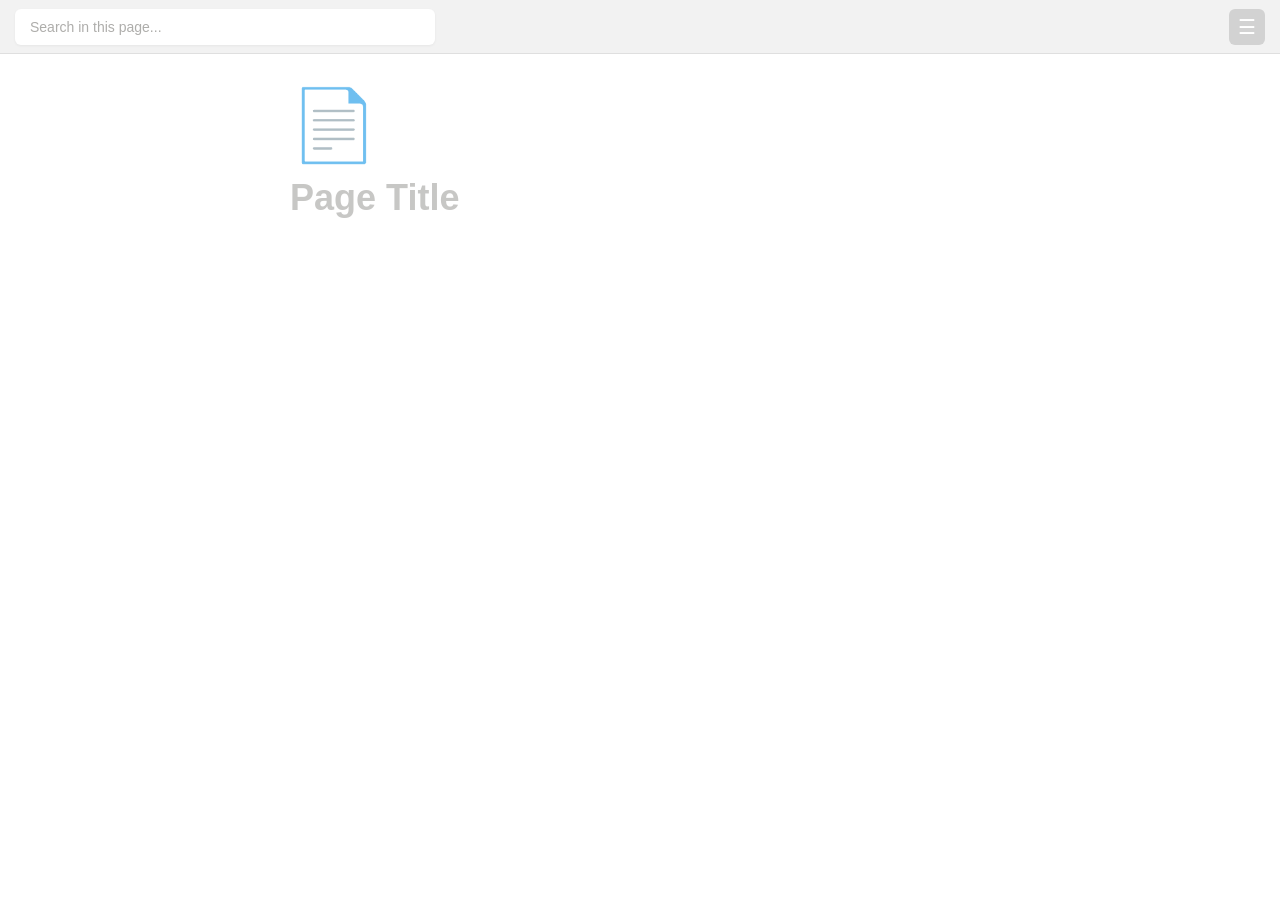
<file: web_notebook/index.html>
<!DOCTYPE html>
<html lang="en">
<head>
<style id="sp-dark-scrollbars">
  /* Dark-mode scrollbars: Chromium styles native scrollbars from the
     color-scheme property, which otherwise stays "light".
     Theme comes from Anki (nightMode class injected by notebook_sidebar.py),
     NOT from prefers-color-scheme — that follows the OS, not Anki. */
  html.nightMode { color-scheme: dark; }
  html:has(body.nightMode) { color-scheme: dark; }
</style>

    <meta charset="UTF-8">
    <title>Notion Mini Pro</title>
    <style>
        :root {
            --bg: #ffffff;
            --sidebar-bg: #f7f7f5;
            --header-bg: #f2f2f2;
            --text: #37352f;
            --text-gray: #9b9a97;
            --hover-bg: #efefef;
            --border: rgba(0,0,0,0.08);
            --selection: #cce9ff;
            --font: -apple-system, BlinkMacSystemFont, "Segoe UI", Helvetica, Arial, sans-serif;
            --code-bg: #f7f6f3;
            --callout-bg: #f1f1ef;
            --callout-text: #37352f;
            --btn-blue: #0071D3;
            --divider-color: rgba(0,0,0,0.08);
            --table-border: #e0e0e0;
        }

        body.nightMode {
            --bg: #191919; 
            --sidebar-bg: #202020; 
            --header-bg: #252525; 
            --text: #ffffff;
            --text-gray: #999999; 
            --hover-bg: #2c2c2c; 
            --border: rgba(255,255,255,0.1);
            --selection: #3d4c53;
            --code-bg: #2c2c2c;
            --callout-bg: #262626;
            --callout-text: #ffffff;
            --divider-color: rgba(255,255,255,0.15);
            --table-border: #444444;
        }
        
        /* (OS-based prefers-color-scheme fallback removed — the theme is
           driven solely by Anki via the nightMode class, see body.nightMode
           rules above.) */

        * { box-sizing: border-box; outline: none; }
        ::selection { background: var(--selection); }
        body { margin: 0; padding: 0; font-family: var(--font); color: var(--text); background: var(--bg); display: flex; height: 100vh; overflow: hidden; }

        #app { display: flex; width: 100%; height: 100%; }
        
        .main { 
            flex: 1; display: flex; flex-direction: column; 
            position: relative; cursor: text; overflow: hidden; 
        }

        .header-bar {
            width: 100%;
            height: 54px;
            background-color: var(--header-bg);
            border-bottom: 1px solid var(--border);
            flex-shrink: 0;
            display: flex;
            align-items: center;
            justify-content: space-between; 
            padding: 0 15px;
            z-index: 20;
        }

        .top-search-input {
            flex: 1;
            max-width: 420px;
            height: 36px;
            border: none;
            border-radius: 6px;
            padding: 0 15px;
            font-size: 14px;
            background: #ffffff;
            color: #37352f;
            box-shadow: 0 1px 3px rgba(0,0,0,0.05);
            margin-right: 15px;
            transition: box-shadow 0.2s;
        }
        .top-search-input:focus {
            box-shadow: 0 0 0 2px var(--selection);
        }
        .top-search-input::placeholder {
            color: #9b9a97;
            opacity: 0.8;
        }
        body.nightMode .top-search-input {
            background: #2c2c2c;
            color: #ffffff;
            box-shadow: none;
            border: 1px solid var(--border);
        }
        body.nightMode .top-search-input::placeholder {
            color: #888;
        }

        .toggle-btn {
            cursor: pointer; 
            font-size: 20px; 
            color: #ffffff; 
            background: #D2D2D2; 
            border: none; 
            border-radius: 6px; 
            width: 36px;
            height: 36px;
            display: flex;
            align-items: center;
            justify-content: center;
            transition: background 0.2s;
            flex-shrink: 0;
        }
        .toggle-btn:hover, .toggle-btn:active { 
            background: #323232; 
            color: #ffffff; 
        }

        .sidebar {
            width: 240px; background: var(--sidebar-bg); border-left: 1px solid var(--border);
            display: flex; flex-direction: column; transition: transform 0.3s ease, width 0.3s ease;
            position: relative; z-index: 10; padding-top: 5px; flex-shrink: 0;
            cursor: default;
        }
        .sidebar.closed { width: 0; transform: translateX(100%); padding: 0; border: none; }

        .sidebar-close-btn {
            background: #D2D2D2;
            color: white;
            border: none;
            border-radius: 6px;
            padding: 8px;
            margin: 10px 12px 5px 12px;
            cursor: pointer;
            font-size: 14px;
            font-weight: 500;
            text-align: center;
            box-shadow: 0 2px 5px rgba(0,0,0,0.1);
            transition: background 0.2s;
        }
        .sidebar-close-btn:hover, .sidebar-close-btn:active { background: #323232; }

        .sidebar-list { overflow-y: auto; flex: 1; padding: 0 4px; display: flex; flex-direction: column; gap: 1px; margin-top: 5px; }
        .sidebar-item {
            padding: 6px 12px; font-size: 14px; color: var(--text); border-radius: 4px;
            cursor: pointer; display: flex; align-items: center; gap: 10px; user-select: none; margin: 0 8px;
        }
        .sidebar-item:hover { background: var(--hover-bg); }
        .sidebar-item.active { background: var(--hover-bg); font-weight: 500; }
        
        .sidebar-item .del-btn {
            opacity: 0; font-size: 16px; padding: 0 4px; line-height: 1;
            font-weight: 300; color: var(--text-gray);
        }
        .sidebar-item:hover .del-btn { opacity: 0.6; }
        .sidebar-item .del-btn:hover { opacity: 1; color: #ff4d4f; font-weight: bold; }

        .sidebar-item .pin-btn {
            margin-left: auto; opacity: 0; font-size: 12px; padding: 0 2px; line-height: 1;
            filter: grayscale(1);
        }
        .sidebar-item:hover .pin-btn { opacity: 0.5; }
        .sidebar-item .pin-btn:hover { opacity: 1; filter: none; }
        .sidebar-item.pinned .pin-btn { opacity: 0.85; filter: none; }

        .sidebar-item.in-folder { margin-left: 24px; }

        .sidebar-section-label {
            padding: 8px 20px 2px; font-size: 11px; color: var(--text-gray);
            text-transform: uppercase; letter-spacing: 0.5px; user-select: none;
        }

        .folder-row {
            padding: 6px 12px; font-size: 13.5px; font-weight: 500; color: var(--text);
            border-radius: 4px; cursor: pointer; display: flex; align-items: center;
            gap: 7px; user-select: none; margin: 0 8px;
        }
        .folder-row:hover { background: var(--hover-bg); }
        .folder-row .folder-arrow {
            font-size: 10px; color: var(--text-gray); transition: transform 0.15s;
            width: 10px; flex-shrink: 0;
        }
        .folder-row .folder-arrow.open { transform: rotate(90deg); }
        .folder-row .folder-name { overflow: hidden; text-overflow: ellipsis; white-space: nowrap; }
        .folder-row .folder-count { font-size: 11px; color: var(--text-gray); opacity: 0.7; }
        .folder-row .del-btn {
            margin-left: auto; opacity: 0; font-size: 16px; padding: 0 4px; line-height: 1;
            font-weight: 300; color: var(--text-gray);
        }
        .folder-row:hover .del-btn { opacity: 0.6; }
        .folder-row .del-btn:hover { opacity: 1; color: #ff4d4f; font-weight: bold; }

        #page-ctx-menu {
            position: fixed; display: none; z-index: 1300; min-width: 180px; padding: 4px;
            background: var(--bg); border: 1px solid var(--border); border-radius: 8px;
            box-shadow: 0 8px 24px rgba(0,0,0,0.18); font-size: 13px;
        }
        #page-ctx-menu .ctx-item {
            display: flex; align-items: center; gap: 8px; padding: 7px 10px;
            border-radius: 6px; cursor: pointer; color: var(--text);
        }
        #page-ctx-menu .ctx-item:hover { background: var(--hover-bg); }
        #page-ctx-menu .ctx-item.danger:hover { color: #ff4d4f; }
        #page-ctx-menu .ctx-sep { height: 1px; background: var(--border); margin: 4px 6px; }
        #page-ctx-menu .ctx-label { padding: 6px 10px 2px; font-size: 11px; color: var(--text-gray); }
        #page-ctx-menu .ctx-item .ctx-check { margin-left: auto; font-size: 11px; color: var(--text-gray); }

        .sidebar-add-btn {
            padding: 12px 20px; font-size: 14px; color: var(--text-gray);
            cursor: pointer; display: flex; align-items: center; gap: 8px;
            border-top: 1px solid var(--border); margin-top: auto;
        }
        .sidebar-add-btn:hover { color: var(--text); background: rgba(0,0,0,0.02); }

        .scroll-wrapper {
            flex: 1;
            overflow-y: auto;
            width: 100%;
        }

        .content-container { 
            max-width: 800px; width: 100%; margin: 0 auto; 
            padding: 30px 50px 150px 50px; 
            min-height: 90vh;
        }

        .page-icon-container { font-size: 70px; margin-bottom: 10px; cursor: pointer; width: fit-content; position: relative; user-select: none; min-height: 80px; }
        .page-icon-container:hover { opacity: 0.8; }
        .page-icon-placeholder { opacity: 0.15; font-size: 14px; display: none; margin-top: 10px; font-weight: 500;}
        .page-icon-container:hover .page-icon-placeholder { display: block; content: 'Add Icon'; }
        
        #emoji-popover {
            position: absolute; top: 80px; left: 50px; background: var(--bg); border: 1px solid var(--border);
            box-shadow: 0 5px 15px rgba(0,0,0,0.1); border-radius: 6px; padding: 10px; display: none; z-index: 50;
            width: 280px; flex-direction: column; gap: 8px;
            cursor: default;
        }
        .emoji-grid { display: grid; grid-template-columns: repeat(6, 1fr); gap: 4px; max-height: 200px; overflow-y: auto; }
        .emoji-opt { cursor: pointer; font-size: 24px; padding: 4px; border-radius: 4px; text-align: center; }
        .emoji-opt:hover { background: var(--hover-bg); }

        /* Free-text icon: type or paste any character/emoji/letter */
        .custom-icon-row { display: flex; gap: 6px; border-top: 1px solid var(--border); padding-top: 8px; }
        .custom-icon-row input {
            flex: 1; min-width: 0; border: 1px solid var(--border); border-radius: 5px;
            padding: 5px 8px; font-size: 13px; background: var(--bg); color: var(--text);
            outline: none; font-family: inherit;
        }
        .custom-icon-row input:focus { border-color: var(--selection); }
        .custom-icon-row button {
            border: none; border-radius: 5px; padding: 5px 10px; font-size: 12px; font-weight: 600;
            cursor: pointer; background: var(--hover-bg); color: var(--text); font-family: inherit;
        }
        .custom-icon-row button:hover { filter: brightness(0.93); }

        .remove-icon-btn {
            width: 100%; text-align: center; font-size: 12px; padding: 6px; cursor: pointer;
            color: var(--text-gray); border-top: 1px solid var(--border); margin-top: 4px;
        }
        .remove-icon-btn:hover { color: #ff4d4f; }

        h1.page-title { font-size: 36px; font-weight: 700; margin: 10px 0 30px 0; border: none; color: var(--text); line-height: 1.2; cursor: text; }
        h1.page-title:empty::before { content: attr(placeholder); color: var(--text-gray); opacity: 0.55; }
        body.nightMode h1.page-title:empty::before { opacity: 0.85; }

        #editor { min-height: 40px; }
        .block { min-height: 24px; line-height: 1.6; padding: 3px 0; margin-bottom: 2px; font-size: 16px; position: relative; color: var(--text); }
        .block:empty:focus::before { content: attr(data-placeholder); color: var(--text-gray); pointer-events: none; opacity: 0.3; position: absolute; }
        
        .block.h1 { font-size: 28px; font-weight: 700; margin-top: 24px; }
        .block.h2 { font-size: 22px; font-weight: 600; margin-top: 18px; }
        
        .block.bullet { display: flex; align-items: flex-start; }
        .block.bullet::before { 
            content: "•"; 
            margin-right: 10px; 
            font-weight: bold; 
            flex-shrink: 0;
            color: var(--text);
        }
        
        .block.quote { border-left: 3px solid var(--text); padding-left: 14px; font-style: italic; opacity: 0.8; }
        
        .block.code { 
            font-family: monospace; background: var(--code-bg); padding: 10px; border-radius: 4px; 
            font-size: 14px; white-space: pre-wrap; color: #eb5757;
        }
        body.nightMode .block.code { color: #ff7b72; }

        .block.callout {
            background: var(--callout-bg); 
            padding: 12px; border-radius: 4px; display: flex; gap: 10px; align-items: flex-start;
            color: var(--callout-text);
        }
        .callout-icon { user-select: none; font-size: 20px; margin-top: -2px;}
        .callout-content { flex: 1; outline: none; line-height: 1.5; color: var(--callout-text); }

        .block.divider { height: 14px; display: flex; align-items: center; user-select: none; }
        .block.divider hr { width: 100%; border: none; border-bottom: 1px solid var(--divider-color); margin: 0; }
        
        .block.table-container { position: relative; margin: 25px 0 10px 0; }
        .table-scroller { overflow-x: auto; width: 100%; }
        .simple-table { width: 100%; border-collapse: collapse; min-width: 200px; }
        .simple-table td { border: 1px solid var(--table-border); padding: 8px; vertical-align: top; min-width: 40px; color: var(--text); }
        .simple-table td:focus { background: rgba(0,0,0,0.03); }
        body.nightMode .simple-table td:focus { background: rgba(255,255,255,0.05); }

        .table-controls {
            position: absolute; top: -28px; left: 0; 
            background: var(--bg); border: 1px solid var(--border); border-radius: 4px;
            display: none; gap: 4px; padding: 2px; box-shadow: 0 2px 5px rgba(0,0,0,0.1);
            z-index: 20;
        }
        .block.table-container:focus-within .table-controls, .block.table-container:hover .table-controls { display: flex; }
        .tbl-btn { font-size: 11px; padding: 3px 8px; cursor: pointer; border-radius: 2px; background: transparent; border: none; color: var(--text-gray); }
        .tbl-btn:hover { background: var(--hover-bg); color: var(--text); }
        .tbl-btn.del:hover { background: #ffebeb; color: #ff4d4f; }

        img { max-width: 100%; border-radius: 4px; cursor: pointer; transition: opacity 0.2s; }
        img:hover { opacity: 0.9; box-shadow: 0 0 0 2px var(--selection); }
        #image-toolbar {
            position: fixed; display: none; z-index: 1002; background: var(--bg); border: 1px solid var(--border);
            padding: 4px; border-radius: 6px; gap: 4px; box-shadow: 0 5px 15px rgba(0,0,0,0.1);
        }

        .todo-wrapper { display: flex; align-items: flex-start; gap: 8px; margin-bottom: 2px; padding: 2px 0; }
        .todo-check { margin-top: 6px; cursor: pointer; width: 16px; height: 16px; accent-color: var(--text); }
        .todo-content { flex: 1; line-height: 1.6; outline: none; }
        .todo-wrapper.checked .todo-content { text-decoration: line-through; color: var(--text-gray); }

        #slash-menu {
            position: fixed; display: none; z-index: 1000; background: var(--bg); border-radius: 6px;
            width: 240px; box-shadow: 0 5px 15px rgba(0,0,0,0.15); border: 1px solid var(--border); padding: 5px;
            max-height: 300px; overflow-y: auto;
        }
        .menu-item { display: flex; align-items: center; justify-content: space-between; padding: 8px 10px; border-radius: 4px; cursor: pointer; font-size: 14px; color: var(--text); }
        .menu-item:hover { background: var(--hover-bg); }
        .menu-shortcut { color: var(--text-gray); font-size: 12px; font-family: monospace; }
        .menu-footer { 
            font-size: 11px; color: var(--text-gray); padding: 8px 10px; 
            border-top: 1px solid var(--border); margin-top: 4px; 
            background: rgba(0,0,0,0.02); border-radius: 4px;
        }

        #format-toolbar {
            position: fixed; display: none; z-index: 1001; background: #333; color: white;
            border-radius: 6px; padding: 4px; gap: 4px; box-shadow: 0 4px 12px rgba(0,0,0,0.2);
            align-items: center;
        }
        body.nightMode #format-toolbar { background: #eee; color: #111; }
        
        .fmt-btn {
            background: transparent; border: none; color: inherit; padding: 4px 8px; cursor: pointer; 
            border-radius: 3px; font-size: 14px; font-weight: bold;
        }
        .fmt-btn:hover { background: rgba(128,128,128,0.3); }
        .color-picker { display: flex; gap: 2px; border-left: 1px solid rgba(128,128,128,0.3); padding-left: 6px; margin-left: 2px; }
        .color-dot { width: 16px; height: 16px; border-radius: 50%; cursor: pointer; border: 1px solid rgba(128,128,128,0.2); }
        .color-dot:hover { transform: scale(1.2); }

        /* Cover / cloze boxes: a beige box hides the text so you can self-test.
           Click to reveal (box fades to half), click again to hide it. */
        .cloze-cover {
            background-color: #e3d4b3;
            border-radius: 3px;
            padding: 0 3px;
            cursor: pointer;
            -webkit-box-decoration-break: clone;
            box-decoration-break: clone;
            transition: background-color .12s ease, color .12s ease;
        }
        .cloze-cover:not(.revealed) { color: transparent; -webkit-user-select: none; user-select: none; }
        .cloze-cover:not(.revealed) * { color: transparent !important; }
        .cloze-cover.revealed { background-color: rgba(227, 212, 179, 0.30); }
        body.nightMode .cloze-cover { background-color: #6b5d3f; }
        body.nightMode .cloze-cover.revealed { background-color: rgba(107, 93, 63, 0.30); }

        /* Small × that appears when hovering a cover; removes the box, keeps the text. */
        #cloze-x {
            position: fixed; display: none; z-index: 6500;
            width: 14px; height: 14px; padding: 0; line-height: 1;
            align-items: center; justify-content: center;
            border: none; border-radius: 50%; cursor: pointer;
            background: #d9d9d9; color: #333; font-size: 10px; font-weight: 600;
            box-shadow: 0 1px 2px rgba(0,0,0,0.15);
        }
        #cloze-x:hover { background: #c4c4c4; }

        /* "Re-cover everything" button in the top bar, shown once something is revealed. */
        .recover-btn {
            display: none; align-items: center; gap: 6px;
            height: 36px; padding: 0 12px; margin-right: 10px;
            border: none; border-radius: 6px; cursor: pointer;
            background: #e3d4b3; color: #5f4f2c;
            font-size: 13px; font-weight: 600; white-space: nowrap;
            box-shadow: 0 1px 3px rgba(0,0,0,0.08); flex-shrink: 0;
        }
        .recover-btn:hover { filter: brightness(0.96); }
        body.nightMode .recover-btn { background: #6b5d3f; color: #f0e6cf; box-shadow: none; }

        /* Inline link to another page (Notion-style /site). */
        .page-link {
            color: var(--text);
            text-decoration: underline;
            text-decoration-color: rgba(128,128,128,0.5);
            text-underline-offset: 2px;
            border-radius: 3px;
            padding: 0 2px;
            cursor: pointer;
            white-space: nowrap;
        }
        .page-link:hover { background: var(--hover-bg); }
        .page-link.broken { color: var(--text-gray); text-decoration-color: #e5484d; }

        /* Page picker popup (shown after typing /site). */
        #page-picker {
            position: fixed; display: none; z-index: 1100; width: 280px; padding: 6px;
            background: var(--bg); border: 1px solid var(--border); border-radius: 8px;
            box-shadow: 0 8px 24px rgba(0,0,0,0.18);
        }
        #page-picker-input {
            width: 100%; box-sizing: border-box; padding: 7px 9px; margin-bottom: 6px;
            border: 1px solid var(--border); border-radius: 6px; font-size: 13px;
            background: transparent; color: var(--text); outline: none;
        }
        #page-picker-list { max-height: 240px; overflow-y: auto; }
        .pp-item { display: flex; align-items: center; gap: 8px; padding: 7px 9px; border-radius: 6px; cursor: pointer; font-size: 13px; color: var(--text); }
        .pp-item:hover, .pp-item.active { background: var(--hover-bg); }
        .pp-item .pp-title { overflow: hidden; text-overflow: ellipsis; white-space: nowrap; }
        .pp-new { font-weight: 500; }

        #status { position: fixed; bottom: 10px; left: 10px; font-size: 11px; opacity: 0; background: var(--bg); padding: 4px 8px; border: 1px solid var(--border); color: var(--text-gray); z-index: 2000; border-radius: 4px;}

        .search-highlight {
            background-color: #ffe082;
            color: black;
            border-radius: 2px;
        }
        .search-highlight.active {
            background-color: #ff9800;
        }

        .block-selected {
            background: rgba(35, 131, 226, 0.13) !important;
            border-radius: 3px;
            outline: 1px solid rgba(35, 131, 226, 0.25);
            outline-offset: 1px;
        }

        /* Subtle grey indicator shown when hovering the gap between two lines.
           Clicking while it is visible inserts a new line at that position. */
        #line-insert-indicator {
            position: fixed;
            height: 1px;
            background: rgba(0, 0, 0, 0.13);
            pointer-events: none;
            z-index: 6000;
            display: none;
        }
        body.nightMode #line-insert-indicator { background: rgba(255, 255, 255, 0.20); }

        /* ---- Global search results ---- */
        #global-search-results {
            position: fixed;
            background: var(--bg);
            border: 1px solid var(--border);
            border-radius: 8px;
            box-shadow: 0 8px 28px rgba(0,0,0,0.14);
            z-index: 2100;
            display: none;
            min-width: 380px;
            max-width: 520px;
            max-height: 380px;
            overflow-y: auto;
        }
        .gsr-item {
            display: flex; align-items: flex-start;
            padding: 9px 14px; gap: 10px; cursor: pointer;
            border-bottom: 1px solid var(--border);
        }
        .gsr-item:last-child { border-bottom: none; }
        .gsr-item:hover, .gsr-item.active { background: var(--hover-bg); }
        .gsr-icon { font-size: 17px; flex-shrink: 0; margin-top: 1px; }
        .gsr-text { flex: 1; min-width: 0; }
        .gsr-title { font-size: 13px; font-weight: 500; color: var(--text); }
        .gsr-snippet { font-size: 12px; color: var(--text-gray); overflow: hidden; text-overflow: ellipsis; white-space: nowrap; margin-top: 2px; }
        .gsr-empty { padding: 16px 14px; font-size: 13px; color: var(--text-gray); text-align: center; }
        .gsr-title mark, .gsr-snippet mark { background: #ffe082; color: inherit; border-radius: 2px; padding: 0 1px; }

        /* ---- Inline link popup ---- */
        #link-popup {
            position: fixed; display: none; z-index: 1010;
            background: var(--bg); border: 1px solid var(--border);
            border-radius: 7px; padding: 7px 8px; gap: 6px;
            align-items: center; box-shadow: 0 4px 16px rgba(0,0,0,0.14);
        }
        #link-input {
            border: 1px solid var(--border); border-radius: 4px;
            padding: 5px 9px; font-size: 13px; background: var(--bg);
            color: var(--text); width: 230px; outline: none;
        }
        #link-input:focus { border-color: var(--btn-blue); box-shadow: 0 0 0 2px rgba(0,113,211,0.14); }
        .lnk-btn { background: var(--btn-blue); color: white; border: none; border-radius: 4px; padding: 5px 11px; cursor: pointer; font-size: 13px; }
        .lnk-btn:hover { opacity: 0.88; }
        .lnk-btn.cancel { background: transparent; color: var(--text-gray); }
        .lnk-btn.cancel:hover { color: var(--text); }
        #editor a, .toggle-title a, .toggle-body a, .callout-content a {
            color: var(--btn-blue); text-decoration: underline; cursor: pointer;
        }

        /* ---- Block selection toolbar ---- */
        #block-toolbar {
            position: fixed;
            z-index: 1005;
            background: #333;
            color: white;
            border-radius: 7px;
            padding: 3px 5px;
            gap: 2px;
            box-shadow: 0 4px 16px rgba(0,0,0,0.28);
            display: none;
            align-items: center;
        }
        body.nightMode #block-toolbar { background: #e8e8e8; color: #111; }
        .blk-btn {
            background: transparent; border: none; color: inherit;
            padding: 5px 10px; cursor: pointer; border-radius: 4px;
            font-size: 13px; white-space: nowrap;
        }
        .blk-btn:hover { background: rgba(128,128,128,0.25); }
        .blk-btn.danger:hover { color: #ff6b6b; }
        .blk-btn-sep { width: 1px; height: 18px; background: rgba(128,128,128,0.35); margin: 0 2px; flex-shrink: 0; }
        .convert-wrap { position: relative; }
        #convert-menu {
            position: absolute;
            top: calc(100% + 6px);
            left: 0;
            background: var(--bg);
            color: var(--text);
            border: 1px solid var(--border);
            border-radius: 6px;
            padding: 4px;
            box-shadow: 0 4px 16px rgba(0,0,0,0.15);
            min-width: 140px;
            z-index: 1006;
            display: none;
        }
        .cmenu-item { padding: 6px 10px; border-radius: 4px; cursor: pointer; font-size: 13px; }
        .cmenu-item:hover { background: var(--hover-bg); }

        /* ---- Sidebar last-edited ---- */
        .sidebar-item-meta {
            flex: 1; overflow: hidden;
            display: flex; flex-direction: column; gap: 1px;
        }
        .sidebar-item-meta .page-name {
            overflow: hidden; text-overflow: ellipsis; white-space: nowrap; font-size: 14px;
        }
        .sidebar-item-time { font-size: 10px; color: var(--text-gray); opacity: 0.65; }

        /* --- DARKMODE MENU & CLOSE BUTTON OVERRIDES --- */
        body.nightMode .toggle-btn,
        body.nightMode .sidebar-close-btn {
            background: #7F7F7F;
        }
        body.nightMode .toggle-btn:hover,
        body.nightMode .toggle-btn:active,
        body.nightMode .sidebar-close-btn:hover,
        body.nightMode .sidebar-close-btn:active {
            background: #4A4A4A;
        }


        /* Toggle block */
        .block.toggle { padding: 2px 0; }
        .toggle-header { display: flex; align-items: flex-start; gap: 5px; cursor: default; }
        .toggle-arrow {
            user-select: none; flex-shrink: 0; margin-top: 3px;
            font-size: 11px; color: var(--text);
            cursor: pointer; transition: transform 0.15s;
            padding: 2px 3px; border-radius: 3px;
        }
        .toggle-arrow:hover { background: var(--hover-bg); }
        .toggle-arrow.open { transform: rotate(90deg); }
        .toggle-title {
            flex: 1; outline: none; line-height: 1.6; font-size: 16px;
            cursor: text; min-height: 24px;
        }
        .toggle-title:empty::before {
            content: 'Toggle'; color: var(--text-gray); opacity: 0.3; pointer-events: none;
        }
        .toggle-body {
            display: none; margin-left: 22px;
            border-left: 2px solid var(--border); padding-left: 12px;
            margin-top: 2px; outline: none; line-height: 1.6; font-size: 16px;
            min-height: 26px; color: var(--text);
        }
        .toggle-body.open { display: block; }
        .toggle-body:empty::before {
            content: attr(data-placeholder); color: var(--text-gray); opacity: 0.3;
            pointer-events: none;
        }
    </style>
</head>
<body>

    <div id="status">Saved</div>
    <div id="global-search-results"></div>

    <div id="link-popup">
        <input id="link-input" type="text" placeholder="https://..." autocomplete="off" />
        <button class="lnk-btn" onclick="applyLink()" data-i18n="apply">Apply</button>
        <button class="lnk-btn cancel" onclick="hideLinkPopup()" data-i18n="cancel">Cancel</button>
    </div>

    <div id="block-toolbar">
        <button class="blk-btn danger" onclick="deleteSelectedBlocks()" data-i18n="delete">Delete</button>
        <div class="blk-btn-sep"></div>
        <button class="blk-btn" onclick="duplicateSelectedBlocks()" data-i18n="duplicate">Duplicate</button>
        <div class="blk-btn-sep"></div>
        <div class="convert-wrap">
            <button class="blk-btn" onclick="toggleConvertMenu(event)"><span data-i18n="convert">Convert</span> ▾</button>
            <div id="convert-menu">
                <div class="cmenu-item" onclick="convertSelectedBlocks('text')" data-i18n="block_text">Text</div>
                <div class="cmenu-item" onclick="convertSelectedBlocks('h1')" data-i18n="block_h1">Heading 1</div>
                <div class="cmenu-item" onclick="convertSelectedBlocks('h2')" data-i18n="block_h2">Heading 2</div>
                <div class="cmenu-item" onclick="convertSelectedBlocks('bullet')" data-i18n="block_list">List</div>
                <div class="cmenu-item" onclick="convertSelectedBlocks('todo')" data-i18n="block_todo">To-Do</div>
                <div class="cmenu-item" onclick="convertSelectedBlocks('quote')" data-i18n="block_quote">Quote</div>
                <div class="cmenu-item" onclick="convertSelectedBlocks('callout')" data-i18n="block_callout">Callout</div>
                <div class="cmenu-item" onclick="convertSelectedBlocks('code')" data-i18n="block_code">Code</div>
            </div>
        </div>
    </div>

    <div id="image-toolbar">
        <button class="tbl-btn" onclick="resizeImg(25)">25%</button>
        <button class="tbl-btn" onclick="resizeImg(50)">50%</button>
        <button class="tbl-btn" onclick="resizeImg(100)">100%</button>
        <button class="tbl-btn del" onclick="deleteImg()">Delete</button>
    </div>

    <div id="format-toolbar">
        <button class="fmt-btn" onmousedown="format('bold')">B</button>
        <button class="fmt-btn" onmousedown="format('italic')" style="font-style:italic">i</button>
        <button class="fmt-btn" onmousedown="format('underline')" style="text-decoration:underline">U</button>
        <div style="width:1px;height:16px;background:rgba(128,128,128,0.35);margin:0 2px"></div>
        <button class="fmt-btn" onmousedown="event.preventDefault(); showLinkPopup()" title="Link (Ctrl+K)" data-i18n-title="link_title" style="display:inline-flex;align-items:center;padding:4px 7px">
            <svg width="15" height="15" viewBox="0 0 24 24" fill="none" stroke="currentColor" stroke-width="2" stroke-linecap="round" stroke-linejoin="round" style="pointer-events:none"><path d="M10 13a5 5 0 0 0 7.54.54l3-3a5 5 0 0 0-7.07-7.07l-1.72 1.71"/><path d="M14 11a5 5 0 0 0-7.54-.54l-3 3a5 5 0 0 0 7.07 7.07l1.71-1.71"/></svg>
        </button>
        <button class="fmt-btn" onmousedown="event.preventDefault(); coverSelection()" title="Cover for learning" data-i18n-title="cover_title" style="display:inline-flex;align-items:center;padding:4px 7px">
            <svg width="16" height="14" viewBox="0 0 24 24" style="pointer-events:none"><rect x="3" y="6" width="18" height="12" rx="2" fill="#e3d4b3"/></svg>
        </button>
        <div class="color-picker">
            <div class="color-dot" style="background:#e03e3e" onmousedown="formatColor('#e03e3e')"></div>
            <div class="color-dot" style="background:#d9730d" onmousedown="formatColor('#d9730d')"></div>
            <div class="color-dot" style="background:#dfab01" onmousedown="formatColor('#dfab01')"></div>
            <div class="color-dot" style="background:#0f7b6c" onmousedown="formatColor('#0f7b6c')"></div>
            <div class="color-dot" style="background:#0b6e99" onmousedown="formatColor('#0b6e99')"></div>
            <div class="color-dot" style="background:#6940a5" onmousedown="formatColor('#6940a5')"></div>
            <div class="color-dot" style="background:var(--text); border:1px solid #777" onmousedown="formatColor('inherit')"></div>
        </div>
    </div>

    <div id="app">
        <div class="main">
            <div class="header-bar">
                <input type="text" 
                       id="searchInput"
                       class="top-search-input" 
                       placeholder="Search in this page..."
                       data-i18n-placeholder="search_placeholder"
                       oninput="handleSearchInput(this.value)"
                       onkeydown="handleSearchKey(event)">
                
                <button id="recoverBtn" class="recover-btn" onclick="recoverAllCovers()" title="Cover all revealed terms again" data-i18n-title="recover_covers_title">
                    <svg width="15" height="13" viewBox="0 0 24 24" style="flex-shrink:0"><rect x="3" y="6" width="18" height="12" rx="2" fill="currentColor"/></svg>
                    <span data-i18n="cover_title">Cover for learning</span>
                </button>
                <button class="toggle-btn" onclick="toggleSidebar()">☰</button>
            </div>
            
            <div class="scroll-wrapper" onclick="clearSearchOnInteraction()">
                <div class="content-container">
                    <div class="page-icon-container" onclick="openIconPicker()">
                        <span id="page-icon">📄</span>
                        <div class="page-icon-placeholder" id="icon-placeholder" data-i18n="add_icon">Add Icon</div>
                    </div>
                    
                    <div id="emoji-popover">
                        <div class="emoji-grid" id="emoji-grid"></div>
                        <div class="custom-icon-row">
                            <input type="text" id="custom-icon-input" maxlength="12"
                                   placeholder="Own icon or text…"
                                   data-i18n-placeholder="custom_icon_placeholder">
                            <button onclick="applyCustomIcon()" data-i18n="apply">Apply</button>
                        </div>
                        <div class="remove-icon-btn" onclick="setIcon('')" data-i18n="remove_icon">Remove Icon</div>
                    </div>

                    <h1 id="title" class="page-title" contenteditable="true" placeholder="Page Title" data-i18n-placeholder="page_title_placeholder" onfocus="clearSearchHighlights()"></h1>
                    <div id="editor" onclick="clearSearchOnInteraction()"></div>
                </div>
            </div>
        </div>

        <div class="sidebar closed" id="sidebar">
            <button class="sidebar-close-btn" onclick="toggleSidebar()" data-i18n="close">Close</button>
            <div class="sidebar-list" id="sidebar-list"></div>
            <div class="sidebar-add-btn" onclick="addNewPage()"><span>+</span> <span data-i18n="new_page">New Page</span></div>
            <div class="sidebar-add-btn" style="margin-top:0; border-top:none; padding-top:4px;" onclick="addFolder()"><span>+</span> 📁 <span data-i18n="new_folder">New Folder</span></div>
        </div>
    </div>

    <div id="slash-menu">
        <div class="menu-item" onclick="convertBlock('text')"><span data-i18n="block_text">Text</span> <span class="menu-shortcut">/text</span></div>
        <div class="menu-item" onclick="convertBlock('h1')"><span data-i18n="block_h1">Heading 1</span> <span class="menu-shortcut">/h1</span></div>
        <div class="menu-item" onclick="convertBlock('h2')"><span data-i18n="block_h2">Heading 2</span> <span class="menu-shortcut">/h2</span></div>
        <div class="menu-item" onclick="convertBlock('bullet')"><span data-i18n="block_list">List</span> <span class="menu-shortcut">/list</span></div>
        <div class="menu-item" onclick="convertBlock('todo')"><span data-i18n="block_todo">To-Do</span> <span class="menu-shortcut">/todo</span></div>
        <div class="menu-item" onclick="convertBlock('quote')"><span data-i18n="block_quote">Quote</span> <span class="menu-shortcut">/quote</span></div>
        <div class="menu-item" onclick="convertBlock('callout')"><span data-i18n="block_callout">Callout</span> <span class="menu-shortcut">/callout</span></div>
        <div class="menu-item" onclick="convertBlock('code')"><span data-i18n="block_code">Code</span> <span class="menu-shortcut">/code</span></div>
        <div class="menu-item" onclick="convertBlock('toggle')"><span data-i18n="block_toggle">Toggle</span> <span class="menu-shortcut">/toggle</span></div>
        <div class="menu-item" onclick="convertBlock('divider')"><span data-i18n="block_divider">Divider</span> <span class="menu-shortcut">/div</span></div>
        <div class="menu-item" onclick="convertBlock('table')"><span data-i18n="block_table">Table</span> <span class="menu-shortcut">/table</span></div>
        <div class="menu-item" onclick="startPageLink()"><span data-i18n="block_pagelink">Link to page</span> <span class="menu-shortcut">/site</span></div>
        <div class="menu-footer" data-i18n="paste_tip">Tip: Paste images (Ctrl+V) supported</div>
    </div>

    <div id="page-picker">
        <input id="page-picker-input" type="text" placeholder="Search or create a page…" data-i18n-placeholder="page_picker_placeholder"
               oninput="renderPagePicker(this.value)" onkeydown="pagePickerKey(event)">
        <div id="page-picker-list"></div>
    </div>

    <div id="page-ctx-menu"></div>

    <script>
        const EMOJI_LIST = ("📚 📖 📘 📙 📗 📕 📓 📔 📒 📝 ✏️ ✒️ 🖊️ 🖋️ 🖍️ 🖌️ ✍️ 📐 📏 🔖 🏷️ 📌 📎 🖇️ 📁 📂 🗂️ 🗃️ 🗄️ 📄 📃 📑 📋 🗒️ 🧾 " +
            "📅 📆 🗓️ ⏰ ⏳ ⌛ 🎓 🧑‍🎓 👨‍🎓 👩‍🎓 🧑‍🏫 👨‍🏫 👩‍🏫 🏫 🎒 📜 🧠 💡 🎯 🧩 🏆 🥇 ⭐ 🌟 ✨ 🔑 💯 ✅ ☑️ ✔️ ❓ ❗ 🔍 🔎 🔦 " +
            "💻 🖥️ ⌨️ 🖱️ 🖲️ 💾 💿 📀 🕹️ 🤖 🦾 ⚙️ 🔧 🔨 🛠️ 🧰 🔌 🔋 🪫 📡 🛰️ 🌐 🕸️ 🐛 👾 🧑‍💻 👨‍💻 👩‍💻 🔣 🔢 #️⃣ 📟 📱 📲 " +
            "🩺 💊 💉 🩸 🦠 🧬 🫀 🫁 🦷 🦴 👁️ 🩹 🩼 🩻 🌡️ 🏥 🚑 ⚕️ 🥼 😷 🤒 🤕 🧴 🔬 🔭 🧪 🧫 ⚗️ 🧲 🪐 🌱 🌿 🍄 " +
            "🗣️ 💬 🗨️ 🗯️ 💭 🔤 🔡 🔠 🅰️ 🆎 🌍 🌎 🌏 🗺️ 🧭 ✈️ 🧳 📢 📣 🔊 " +
            "🧮 📊 📈 📉 ➗ ➕ ➖ ✖️ 🟰 💲 ⚖️ 🏛️ 🧑‍⚖️ 💼 🧑‍💼 👨‍💼 👩‍💼 🔗 ✉️ 📧 📦 🔥 📍").split(" ");

        let appState = { activePageId: null, sidebarOpen: true, pages: [] };
        let selectedImg = null;
        
        const editor = document.getElementById('editor');
        const titleEl = document.getElementById('title');
        const iconEl = document.getElementById('page-icon');
        const iconPlaceholder = document.getElementById('icon-placeholder');
        const sidebar = document.getElementById('sidebar');
        const sidebarList = document.getElementById('sidebar-list');
        const emojiPopover = document.getElementById('emoji-popover');
        const emojiGrid = document.getElementById('emoji-grid');
        const menu = document.getElementById('slash-menu');
        const formatToolbar = document.getElementById('format-toolbar');
        const recoverBtn = document.getElementById('recoverBtn');
        const imgToolbar = document.getElementById('image-toolbar');
        const searchInput = document.getElementById('searchInput');
        const ADDON = "notion_mini";
        let saveTimeout = null;
        let saveDirty = false;
        let saveRevision = 0;
        const pendingSaveRevisions = [];

        let currentSearchIndex = -1;
        let searchResults = [];

        // --- Undo / Redo ---
        let undoStack = [];
        let redoStack = [];
        let suppressUndoSnapshot = false;
        let undoDebounceTimer = null;

        function pushUndoSnapshot() {
            if (suppressUndoSnapshot) return;
            saveCurrentEditorToState();
            const page = appState.pages.find(p => p.id === appState.activePageId);
            if (!page) return;
            undoStack.push(JSON.stringify({ pageId: page.id, title: page.title, icon: page.icon, blocks: JSON.parse(JSON.stringify(page.blocks)) }));
            if (undoStack.length > 50) undoStack.shift();
            redoStack = [];
        }

        function scheduleUndoSnapshot() {
            clearTimeout(undoDebounceTimer);
            undoDebounceTimer = setTimeout(pushUndoSnapshot, 1200);
        }

        function applySnapshot(snapshot) {
            suppressUndoSnapshot = true;
            const data = JSON.parse(snapshot);
            const page = appState.pages.find(p => p.id === data.pageId);
            if (!page) { suppressUndoSnapshot = false; return; }
            page.title = data.title;
            page.icon = data.icon;
            page.blocks = Array.isArray(data.blocks) ? data.blocks : [];
            titleEl.innerText = page.title;
            setIconDisplay(page.icon);
            editor.innerHTML = '';
            page.blocks.forEach(b => { if (b && typeof b === 'object') editor.appendChild(createBlock(b.type, b.html, b.checked || false, b.open !== false, b.body || '')); });
            renderSidebar();
            resetCoversOnLoad();
            refreshPageLinks();
            saveDirty = true;
            saveRevision += 1;
            clearTimeout(saveTimeout);
            saveTimeout = setTimeout(persistNow, 800);
            suppressUndoSnapshot = false;
        }

        // --- Relative time helper ---
        function formatRelativeTime(ts) {
            if (!ts) return '';
            const diff = Date.now() - ts;
            const mins = Math.floor(diff / 60000);
            if (mins < 1) return window.__SYNAPSE_I18N__?.time_just_now || 'just now';
            if (mins < 60) return `${mins}` + (window.__SYNAPSE_I18N__?.time_m_ago || 'm ago');
            const hours = Math.floor(mins / 60);
            if (hours < 24) return `${hours}` + (window.__SYNAPSE_I18N__?.time_h_ago || 'h ago');
            const days = Math.floor(hours / 24);
            if (days < 30) return `${days}` + (window.__SYNAPSE_I18N__?.time_d_ago || 'd ago');
            return new Date(ts).toLocaleDateString();
        }

        if (window.__SYNAPSE_NIGHT__ === true || document.documentElement.classList.contains("nightMode")) document.body.classList.add("nightMode");

        function send(msg) {
            if (typeof pycmd === "function") pycmd(msg);
            else if (typeof bridgeCommand === "function") bridgeCommand(msg);
        }

        function initApp(loadedData) {
            if (Array.isArray(loadedData) || (loadedData && loadedData.blocks && !loadedData.pages)) {
                const oldBlocks = Array.isArray(loadedData) ? loadedData : (loadedData.blocks || []);
                const newId = Date.now().toString();
                appState.pages = [{ id: newId, title: loadedData.title||"My Notes", icon: '📄', blocks: oldBlocks }];
                appState.activePageId = newId;
            } else if (loadedData && loadedData.pages && loadedData.pages.length > 0) {
                appState = loadedData;
            } else {
                addNewPage(false); return;
            }
            emojiGrid.innerHTML = '';
            EMOJI_LIST.forEach(em => {
                const sp = document.createElement('div');
                sp.className = 'emoji-opt'; sp.innerText = em;
                sp.onclick = () => setIcon(em);
                emojiGrid.appendChild(sp);
            });
            renderSidebar();
            if(!appState.pages.find(p => p.id === appState.activePageId)) {
                appState.activePageId = appState.pages[0]?.id || Date.now().toString(); 
            }
            loadPage(appState.activePageId, false);
            // Always start with the page list collapsed. The sidebar is already
            // 'closed' in the markup, so removing the class here would animate
            // it open→closed on startup (the "flap" effect). Keep it closed and
            // let the user open it via the hamburger button.
            appState.sidebarOpen = false;
            sidebar.classList.add('closed');
        }

        function addNewPage(doSave = true) {
            if (appState.activePageId) saveCurrentEditorToState();
            const newId = Date.now().toString();
            const newPage = { id: newId, title: '', icon: '📄', blocks: [{ type: 'text', html: '' }] };
            appState.pages.push(newPage);
            appState.activePageId = newId;
            renderSidebar();
            loadPage(newId, false);
            if(doSave) triggerSave();
        }

        function loadPage(pageId, saveCurrent = true) {
            if (saveCurrent) saveCurrentEditorToState();
            
            searchInput.value = '';
            clearSearchHighlights();

            appState.activePageId = pageId;
            const page = appState.pages.find(p => p.id === pageId);
            if (!page) return;

            titleEl.innerText = page.title || '';
            setIconDisplay(page.icon);
            editor.innerHTML = '';
            if (!page.blocks || page.blocks.length === 0) {
                 editor.appendChild(createBlock('text'));
            } else {
                page.blocks.forEach(b => {
                    editor.appendChild(createBlock(b.type, b.html, b.checked || false, b.open !== false, b.body || ''));
                });
            }
            renderSidebar();
            resetCoversOnLoad();
            refreshPageLinks();
        }

        function saveCurrentEditorToState() {
            if (!appState.activePageId) return;
            clearSearchHighlights();

            const page = appState.pages.find(p => p.id === appState.activePageId);
            if (!page) return;
            page.title = titleEl.innerText;
            page.icon = iconEl.style.display === 'none' ? '' : iconEl.innerText;
            const blocks = [];
            Array.from(editor.children).forEach(child => {
                if (child.classList.contains('todo-wrapper')) {
                    blocks.push({
                        type: 'todo',
                        html: sanitizeUserHtml(child.querySelector('.todo-content').innerHTML),
                        checked: child.querySelector('input').checked
                    });
                } else if (child.classList.contains('divider')) {
                    blocks.push({ type: 'divider', html: '' });
                } else if (child.classList.contains('table-container')) {
                    blocks.push({ type: 'table', html: sanitizeUserHtml(child.querySelector('table').innerHTML) });
                } else if (child.classList.contains('callout')) {
                    blocks.push({ type: 'callout', html: sanitizeUserHtml(child.querySelector('.callout-content').innerHTML) });
                } else if (child.classList.contains('toggle')) {
                    blocks.push({
                        type: 'toggle',
                        html: sanitizeUserHtml(child.querySelector('.toggle-title').innerHTML),
                        body: sanitizeUserHtml(child.querySelector('.toggle-body').innerHTML),
                        open: child.querySelector('.toggle-arrow').classList.contains('open')
                    });
                } else {
                    let type = 'text';
                    if (child.classList.contains('h1')) type = 'h1';
                    if (child.classList.contains('h2')) type = 'h2';
                    if (child.classList.contains('bullet')) type = 'bullet';
                    if (child.classList.contains('quote')) type = 'quote';
                    if (child.classList.contains('code')) type = 'code';
                    blocks.push({ type: type, html: sanitizeUserHtml(child.innerHTML) });
                }
            });
            page.blocks = blocks;
            page.updatedAt = Date.now();
        }

        function deletePage(e, id) {
            e.stopPropagation();
            if(!confirm(window.__SYNAPSE_I18N__?.delete_page_confirm || "Delete this page?")) return;
            appState.pages = appState.pages.filter(p => p.id !== id);
            if (appState.pages.length === 0) addNewPage(true);
            else {
                if (appState.activePageId === id) loadPage(appState.pages[0].id, false);
                else renderSidebar();
                triggerSave();
            }
        }

        function clearSearchHighlights() {
            const marks = document.querySelectorAll('.search-highlight');
            marks.forEach(mark => {
                const parent = mark.parentNode;
                parent.replaceChild(document.createTextNode(mark.textContent), mark);
                parent.normalize(); 
            });
            searchResults = [];
            currentSearchIndex = -1;
        }

        function clearSearchOnInteraction() {
            if(searchResults.length > 0) {
                clearSearchHighlights();
                searchInput.value = '';
            }
        }

        function handleSearchInput(val) {
            if (!val) { hideGlobalResults(); return; }
            performGlobalSearch(val);
        }

        function handleSearchKey(e) {
            if (e.key === 'ArrowDown') { e.preventDefault(); navigateGlobalResults(1); return; }
            if (e.key === 'ArrowUp') { e.preventDefault(); navigateGlobalResults(-1); return; }
            if (e.key === 'Enter') {
                e.preventDefault();
                if (globalResultIndex >= 0 && globalResultItems[globalResultIndex]) {
                    globalResultItems[globalResultIndex].dispatchEvent(new MouseEvent('mousedown'));
                } else if (globalResultItems.length > 0) {
                    globalResultItems[0].dispatchEvent(new MouseEvent('mousedown'));
                }
                return;
            }
            if (e.key === 'Escape') { e.preventDefault(); hideGlobalResults(); searchInput.value = ''; return; }
        }

        function i18nGet(key, fallback) {
            return (window.__SYNAPSE_I18N__ && window.__SYNAPSE_I18N__[key]) || fallback;
        }

        function escHtml(str) {
            return String(str).replace(/&/g, '&amp;').replace(/</g, '&lt;')
                              .replace(/>/g, '&gt;').replace(/"/g, '&quot;');
        }

        function ensureFolders() {
            if (!Array.isArray(appState.folders)) appState.folders = [];
        }

        function buildSidebarItem(page, inFolder) {
            const div = document.createElement('div');
            div.className = 'sidebar-item'
                + (page.id === appState.activePageId ? ' active' : '')
                + (page.pinned ? ' pinned' : '')
                + (inFolder ? ' in-folder' : '');
            div.onclick = () => { if (page.id !== appState.activePageId) loadPage(page.id, true); };
            div.oncontextmenu = (e) => showPageCtxMenu(e, page.id);
            const timeStr = formatRelativeTime(page.updatedAt);
            const pinTitle = page.pinned ? i18nGet('unpin', 'Unpin') : i18nGet('pin', 'Pin');
            div.innerHTML = `
                <span>${escHtml(page.icon || '📄')}</span>
                <div class="sidebar-item-meta">
                    <span class="page-name">${escHtml(page.title || i18nGet('untitled', 'Untitled'))}</span>
                    ${timeStr ? `<span class="sidebar-item-time">${timeStr}</span>` : ''}
                </div>
                <span class="pin-btn" title="${escHtml(pinTitle)}" onclick="togglePin(event, '${page.id}')">📌</span>
                <span class="del-btn" onclick="deletePage(event, '${page.id}')">×</span>
            `;
            return div;
        }

        function renderSidebar() {
            ensureFolders();
            sidebarList.innerHTML = '';
            const byUpdated = (a, b) => (b.updatedAt || 0) - (a.updatedAt || 0);
            const folderIds = new Set(appState.folders.map(f => f.id));
            const pinned = appState.pages.filter(p => p.pinned).sort(byUpdated);
            const loose  = appState.pages.filter(p =>
                !p.pinned && (!p.folderId || !folderIds.has(p.folderId))).sort(byUpdated);

            // ── Pinned section (always on top) ──
            if (pinned.length) {
                const label = document.createElement('div');
                label.className = 'sidebar-section-label';
                label.textContent = '📌 ' + i18nGet('pinned', 'Pinned');
                sidebarList.appendChild(label);
                pinned.forEach(p => sidebarList.appendChild(buildSidebarItem(p, false)));
            }

            // ── Folders ──
            appState.folders.forEach(folder => {
                const kids = appState.pages.filter(p =>
                    !p.pinned && p.folderId === folder.id).sort(byUpdated);
                const isOpen = folder.open !== false;
                const row = document.createElement('div');
                row.className = 'folder-row';
                row.innerHTML = `
                    <span class="folder-arrow ${isOpen ? 'open' : ''}">▶</span>
                    <span>${isOpen ? '📂' : '📁'}</span>
                    <span class="folder-name">${escHtml(folder.name)}</span>
                    <span class="folder-count">${kids.length}</span>
                    <span class="del-btn" title="${i18nGet('delete', 'Delete')}"
                          onclick="deleteFolder(event, '${folder.id}')">×</span>
                `;
                row.onclick = (e) => {
                    if (e.target.classList.contains('del-btn')) return;
                    folder.open = folder.open === false;
                    renderSidebar(); triggerSave();
                };
                row.ondblclick = (e) => {
                    if (e.target.classList.contains('del-btn')) return;
                    e.preventDefault(); renameFolder(folder.id);
                };
                sidebarList.appendChild(row);
                if (isOpen) kids.forEach(p => sidebarList.appendChild(buildSidebarItem(p, true)));
            });

            // ── Remaining pages (most recently edited first) ──
            loose.forEach(p => sidebarList.appendChild(buildSidebarItem(p, false)));
        }

        // ── Pinning ──
        function togglePin(e, id) {
            e.stopPropagation();
            const page = appState.pages.find(p => p.id === id);
            if (!page) return;
            page.pinned = !page.pinned;
            renderSidebar(); triggerSave();
        }

        // ── Folders ──
        function addFolder() {
            const name = prompt(i18nGet('folder_name_prompt', 'Folder name:'), '');
            if (!name || !name.trim()) return;
            ensureFolders();
            appState.folders.push({ id: 'f' + Date.now(), name: name.trim(), open: true });
            renderSidebar(); triggerSave();
        }

        function renameFolder(id) {
            const folder = (appState.folders || []).find(f => f.id === id);
            if (!folder) return;
            const name = prompt(i18nGet('rename_folder', 'Rename folder:'), folder.name);
            if (!name || !name.trim()) return;
            folder.name = name.trim();
            renderSidebar(); triggerSave();
        }

        function deleteFolder(e, id) {
            e.stopPropagation();
            if (!confirm(i18nGet('delete_folder_confirm', 'Delete folder? Pages inside will be kept.'))) return;
            appState.folders = (appState.folders || []).filter(f => f.id !== id);
            appState.pages.forEach(p => { if (p.folderId === id) delete p.folderId; });
            renderSidebar(); triggerSave();
        }

        function movePageToFolder(pageId, folderId) {
            const page = appState.pages.find(p => p.id === pageId);
            if (!page) return;
            if (folderId) { page.folderId = folderId; }
            else { delete page.folderId; }
            renderSidebar(); triggerSave();
        }

        // ── Page context menu (right-click on a sidebar item) ──
        const pageCtxMenu = document.getElementById('page-ctx-menu');

        function hidePageCtxMenu() { pageCtxMenu.style.display = 'none'; }

        function showPageCtxMenu(e, pageId) {
            e.preventDefault(); e.stopPropagation();
            ensureFolders();
            const page = appState.pages.find(p => p.id === pageId);
            if (!page) return;

            let html = `
                <div class="ctx-item" onclick="togglePin(event, '${pageId}'); hidePageCtxMenu();">
                    📌 ${page.pinned ? i18nGet('unpin', 'Unpin') : i18nGet('pin', 'Pin')}
                </div>`;
            if (appState.folders.length) {
                html += `<div class="ctx-sep"></div>
                         <div class="ctx-label">${i18nGet('move_to_folder', 'Move to folder')}</div>`;
                appState.folders.forEach(f => {
                    const isIn = page.folderId === f.id;
                    html += `
                        <div class="ctx-item" onclick="movePageToFolder('${pageId}', '${f.id}'); hidePageCtxMenu();">
                            📁 <span class="folder-name">${escHtml(f.name)}</span>
                            ${isIn ? '<span class="ctx-check">✓</span>' : ''}
                        </div>`;
                });
                if (page.folderId) {
                    html += `
                        <div class="ctx-item" onclick="movePageToFolder('${pageId}', null); hidePageCtxMenu();">
                            🚫 ${i18nGet('no_folder', 'No folder')}
                        </div>`;
                }
            }
            html += `<div class="ctx-sep"></div>
                     <div class="ctx-item danger" onclick="deletePage(event, '${pageId}'); hidePageCtxMenu();">
                         🗑️ ${i18nGet('delete', 'Delete')}
                     </div>`;
            pageCtxMenu.innerHTML = html;
            pageCtxMenu.style.display = 'block';
            // Position, clamped to the viewport
            const mw2 = pageCtxMenu.offsetWidth, mh = pageCtxMenu.offsetHeight;
            let x = e.clientX, y = e.clientY;
            if (x + mw2 > window.innerWidth - 8)  x = window.innerWidth - mw2 - 8;
            if (y + mh > window.innerHeight - 8)  y = window.innerHeight - mh - 8;
            pageCtxMenu.style.left = x + 'px';
            pageCtxMenu.style.top  = y + 'px';
        }

        document.addEventListener('click', (e) => {
            if (!pageCtxMenu.contains(e.target)) hidePageCtxMenu();
        });
        document.addEventListener('contextmenu', (e) => {
            if (!e.target.closest('.sidebar-item')) hidePageCtxMenu();
        });
        
        function toggleSidebar() { sidebar.classList.toggle('closed'); appState.sidebarOpen = !sidebar.classList.contains('closed'); triggerSave(); }
        function openIconPicker() { emojiPopover.style.display = 'flex'; }
        function setIconDisplay(char) {
            if(char) { iconEl.innerText = char; iconEl.style.display = 'inline'; iconPlaceholder.style.display = 'none'; }
            else { iconEl.style.display = 'none'; iconPlaceholder.style.display = 'block'; }
        }
        function setIcon(char) { setIconDisplay(char); emojiPopover.style.display = 'none'; triggerSave(); renderSidebar(); }
        function applyCustomIcon() {
            const inp = document.getElementById('custom-icon-input');
            const val = (inp.value || '').trim();
            if (val) { setIcon(val); inp.value = ''; }
        }
        document.getElementById('custom-icon-input').addEventListener('keydown', (e) => {
            if (e.key === 'Enter') { e.preventDefault(); applyCustomIcon(); }
            e.stopPropagation(); // keep editor shortcuts out of the input
        });

        document.addEventListener('click', (e) => {
            if (e.target.tagName === 'IMG' && editor.contains(e.target)) {
                selectedImg = e.target;
                const rect = selectedImg.getBoundingClientRect();
                imgToolbar.style.display = 'flex'; imgToolbar.style.top = (rect.top + window.scrollY + 10) + 'px'; imgToolbar.style.left = (rect.left + 10) + 'px';
            } else if (!imgToolbar.contains(e.target)) { imgToolbar.style.display = 'none'; selectedImg = null; }
        });
        function resizeImg(percent) { if(selectedImg) { selectedImg.style.width = percent + '%'; triggerSave(); } }
        function deleteImg() { if(selectedImg) { selectedImg.remove(); imgToolbar.style.display = 'none'; triggerSave(); } }

        document.addEventListener('selectionchange', () => {
            const sel = window.getSelection();
            if (sel.isCollapsed || !editor.contains(sel.anchorNode)) { formatToolbar.style.display = 'none'; return; }
            const range = sel.getRangeAt(0);
            const rect = range.getBoundingClientRect();
            formatToolbar.style.display = 'flex';
            formatToolbar.style.top = (rect.top - 40) + 'px';
            let left = rect.left + (rect.width / 2) - 100;
            if (left < 10) left = 10;
            formatToolbar.style.left = left + 'px';
        });
        function format(cmd) { 
            document.execCommand(cmd, false, null); 
            const sel = window.getSelection();
            if (sel.anchorNode) sel.anchorNode.parentElement.focus();
            triggerSave(); 
        }
        function formatColor(color) {
            document.execCommand('styleWithCSS', false, true);
            document.execCommand('foreColor', false, color);
            const sel = window.getSelection();
            if (sel.anchorNode) sel.anchorNode.parentElement.focus();
            triggerSave();
        }

        // --- Cover / cloze boxes (hide text under a beige box for self-testing) ---
        function blockOf(node) {
            let el = node && node.nodeType === 1 ? node : (node ? node.parentElement : null);
            while (el && el !== editor) {
                if (el.parentElement === editor) return el;
                el = el.parentElement;
            }
            return null;
        }
        function coverSelection() {
            const sel = window.getSelection();
            if (!sel || sel.rangeCount === 0 || sel.isCollapsed) return;
            const range = sel.getRangeAt(0);
            if (!editor.contains(range.commonAncestorContainer)) return;
            // Keep a cover inside a single block/line to avoid breaking the layout.
            const startBlock = blockOf(range.startContainer);
            if (!startBlock || startBlock !== blockOf(range.endContainer)) return;
            const span = document.createElement('span');
            span.className = 'cloze-cover';
            try {
                span.appendChild(range.extractContents());
                // Flatten any covers that were inside the selection (no nesting).
                span.querySelectorAll('.cloze-cover').forEach(inner => {
                    while (inner.firstChild) inner.parentNode.insertBefore(inner.firstChild, inner);
                    inner.remove();
                });
                range.insertNode(span);
            } catch (e) { return; }
            sel.removeAllRanges();
            formatToolbar.style.display = 'none';
            triggerSave();
            updateRecoverBtn();
        }
        function updateRecoverBtn() {
            if (!recoverBtn) return;
            recoverBtn.style.display = editor.querySelector('.cloze-cover.revealed') ? 'inline-flex' : 'none';
        }
        function recoverAllCovers() {
            editor.querySelectorAll('.cloze-cover.revealed').forEach(c => c.classList.remove('revealed'));
            updateRecoverBtn();
        }
        // On (re)load, start with everything covered again so the terms can be re-learned.
        function resetCoversOnLoad() {
            editor.querySelectorAll('.cloze-cover.revealed').forEach(c => c.classList.remove('revealed'));
            updateRecoverBtn();
        }
        // Click a cover to reveal it (box fades to half); click again to hide it.
        editor.addEventListener('click', (e) => {
            const cover = e.target.closest ? e.target.closest('.cloze-cover') : null;
            if (!cover || !editor.contains(cover)) return;
            cover.classList.toggle('revealed');
            updateRecoverBtn();
        });

        // Hover a cover to show a small × that removes the box (text/format stays).
        const clozeX = document.createElement('button');
        clozeX.id = 'cloze-x'; clozeX.type = 'button'; clozeX.textContent = '×';
        clozeX.title = i18nGet('remove_cover', 'Remove cover');
        document.body.appendChild(clozeX);
        let _xCover = null, _xHideTimer = null;
        function _showClozeX(cover) {
            _xCover = cover;
            const r = cover.getBoundingClientRect();
            clozeX.style.left = (r.right - 7) + 'px';
            clozeX.style.top = (r.top - 7) + 'px';
            clozeX.style.display = 'flex';
        }
        function _hideClozeXSoon() {
            clearTimeout(_xHideTimer);
            _xHideTimer = setTimeout(() => { clozeX.style.display = 'none'; _xCover = null; }, 260);
        }
        editor.addEventListener('mouseover', (e) => {
            const c = e.target.closest ? e.target.closest('.cloze-cover') : null;
            if (c) { clearTimeout(_xHideTimer); _showClozeX(c); }
        });
        editor.addEventListener('mouseout', (e) => {
            const c = e.target.closest ? e.target.closest('.cloze-cover') : null;
            if (!c) return;
            const to = e.relatedTarget;
            if (to && (c.contains(to) || to === clozeX)) return; // moving within cover / onto the ×
            _hideClozeXSoon();
        });
        clozeX.addEventListener('mouseenter', () => clearTimeout(_xHideTimer));
        clozeX.addEventListener('mouseleave', _hideClozeXSoon);
        clozeX.addEventListener('click', (e) => {
            e.preventDefault(); e.stopPropagation();
            const cover = _xCover;
            clozeX.style.display = 'none'; _xCover = null;
            if (!cover || !editor.contains(cover)) return;
            pushUndoSnapshot();
            const parent = cover.parentNode;
            while (cover.firstChild) parent.insertBefore(cover.firstChild, cover); // keep text + formatting
            cover.remove();
            if (parent.normalize) parent.normalize();
            triggerSave();
            updateRecoverBtn();
        });
        { const _sw = document.querySelector('.scroll-wrapper');
          if (_sw) _sw.addEventListener('scroll', () => { clozeX.style.display = 'none'; _xCover = null; }); }

        // --- Global Search ---
        let globalResultIndex = -1;
        let globalResultItems = [];

        function getBlockPlainText(block) {
            const tmp = document.createElement('div');
            tmp.innerHTML = (block.html || '') + (block.body || '');
            return tmp.textContent || '';
        }

        function highlightTerm(text, term) {
            // Escape BEFORE highlighting: text and term are user content and
            // must never reach innerHTML raw. The term is entity-escaped the
            // same way as the text so the match positions still line up.
            const safeText = escHtml(text);
            if (!term) return safeText;
            const esc = escHtml(term).replace(/[.*+?^${}()|[\]\\]/g, '\\$&');
            return safeText.replace(new RegExp(`(${esc})`, 'gi'), '<mark>$1</mark>');
        }

        function performGlobalSearch(term) {
            if (!term || term.length < 2) { hideGlobalResults(); return; }
            const lower = term.toLowerCase();
            const results = [];
            const seen = new Set();
            appState.pages.forEach(page => {
                const titleMatch = (page.title || '').toLowerCase().includes(lower);
                let snippet = '';
                (page.blocks || []).forEach(b => {
                    if (snippet) return;
                    const txt = getBlockPlainText(b);
                    const idx = txt.toLowerCase().indexOf(lower);
                    if (idx !== -1) {
                        const s = Math.max(0, idx - 28), e2 = Math.min(txt.length, idx + term.length + 28);
                        snippet = (s > 0 ? '…' : '') + txt.substring(s, e2) + (e2 < txt.length ? '…' : '');
                    }
                });
                if ((titleMatch || snippet) && !seen.has(page.id)) {
                    seen.add(page.id);
                    results.push({ pageId: page.id, icon: page.icon, title: page.title || 'Untitled', snippet });
                }
            });
            showGlobalResults(results.slice(0, 10), term);
        }

        function showGlobalResults(results, term) {
            const container = document.getElementById('global-search-results');
            container.innerHTML = '';
            globalResultItems = [];
            globalResultIndex = -1;
            if (results.length === 0) {
                container.innerHTML = `<div class="gsr-empty">${window.__SYNAPSE_I18N__?.no_results || "No results for"} "${escHtml(term)}"</div>`;
            } else {
                results.forEach((r, i) => {
                    const item = document.createElement('div');
                    item.className = 'gsr-item';
                    item.innerHTML = `
                        <div class="gsr-icon">${escHtml(r.icon || '📄')}</div>
                        <div class="gsr-text">
                            <div class="gsr-title">${highlightTerm(r.title, term)}</div>
                            ${r.snippet ? `<div class="gsr-snippet">${highlightTerm(r.snippet, term)}</div>` : ''}
                        </div>`;
                    item.addEventListener('mousedown', (e) => {
                        e.preventDefault();
                        loadPage(r.pageId, true);
                        hideGlobalResults();
                        searchInput.value = '';
                    });
                    container.appendChild(item);
                    globalResultItems.push(item);
                });
            }
            const rect = searchInput.getBoundingClientRect();
            container.style.top = (rect.bottom + 4) + 'px';
            container.style.left = rect.left + 'px';
            container.style.display = 'block';
        }

        function hideGlobalResults() {
            document.getElementById('global-search-results').style.display = 'none';
            globalResultItems = [];
            globalResultIndex = -1;
        }

        function navigateGlobalResults(dir) {
            if (globalResultItems.length === 0) return;
            globalResultItems.forEach(i => i.classList.remove('active'));
            globalResultIndex = (globalResultIndex + dir + globalResultItems.length) % globalResultItems.length;
            globalResultItems[globalResultIndex].classList.add('active');
        }

        // --- Inline link support ---
        let savedLinkRange = null;
        let linkPopupOpenedAt = 0;

        function showLinkPopup() {
            const sel = window.getSelection();
            if (!sel || sel.isCollapsed || !editor.contains(sel.anchorNode)) return;
            savedLinkRange = sel.getRangeAt(0).cloneRange();
            linkPopupOpenedAt = Date.now();
            const rect = savedLinkRange.getBoundingClientRect();
            const popup = document.getElementById('link-popup');
            popup.style.display = 'flex';
            let top = rect.bottom + 6;
            let left = rect.left;
            if (left + 340 > window.innerWidth) left = window.innerWidth - 345;
            popup.style.top = top + 'px';
            popup.style.left = Math.max(8, left) + 'px';
            const inp = document.getElementById('link-input');
            // prefill if selection is already a link
            const anc = sel.anchorNode.parentElement;
            inp.value = anc.tagName === 'A' ? anc.href : '';
            inp.focus(); inp.select();
        }

        function hideLinkPopup() {
            document.getElementById('link-popup').style.display = 'none';
            savedLinkRange = null;
        }

        function applyLink() {
            let url = document.getElementById('link-input').value.trim();
            if (!url) { hideLinkPopup(); return; }
            if (!/^https?:\/\//i.test(url)) url = 'https://' + url;
            if (savedLinkRange) {
                const sel = window.getSelection();
                sel.removeAllRanges();
                sel.addRange(savedLinkRange);
            }
            document.execCommand('createLink', false, url);
            // make sure target=_blank
            editor.querySelectorAll('a').forEach(a => { a.target = '_blank'; a.rel = 'noopener'; });
            hideLinkPopup();
            triggerSave();
        }

        document.getElementById('link-input').addEventListener('keydown', (e) => {
            if (e.key === 'Enter') { e.preventDefault(); applyLink(); }
            if (e.key === 'Escape') { e.preventDefault(); hideLinkPopup(); }
        });

        editor.addEventListener('click', (e) => {
            if (e.target.tagName === 'A' && e.target.href) {
                e.preventDefault();
                window.open(e.target.href, '_blank', 'noopener');
            }
        });

        function sanitizeUserHtml(raw) {
            const tpl = document.createElement('template');
            tpl.innerHTML = String(raw || '');
            tpl.content.querySelectorAll('script,iframe,object,embed,link,meta,base,svg,math,form').forEach(el => el.remove());
            tpl.content.querySelectorAll('*').forEach(el => {
                Array.from(el.attributes).forEach(attr => {
                    const name = attr.name.toLowerCase();
                    const value = attr.value.trim();
                    if (name.startsWith('on') || name === 'srcdoc' || name === 'formaction' || name === 'xlink:href') {
                        el.removeAttribute(attr.name);
                    } else if (name === 'style' && /url\s*\(|expression\s*\(|@import/i.test(value)) {
                        el.removeAttribute(attr.name);
                    } else if (name === 'href' && !/^(https?:|mailto:|#)/i.test(value)) {
                        el.removeAttribute(attr.name);
                    } else if (name === 'src' && !/^(https?:|data:image\/)/i.test(value)) {
                        el.removeAttribute(attr.name);
                    }
                });
            });
            return tpl.innerHTML;
        }

        function createBlock(type = 'text', content = '', checked = false, open = true, body = '') {
            content = sanitizeUserHtml(content);
            body = sanitizeUserHtml(body);
            if (type === 'divider') {
                const div = document.createElement('div'); div.className = 'block divider'; div.contentEditable = false; div.innerHTML = '<hr>'; div.onclick = () => div.remove(); return div;
            }
            if (type === 'table') {
                const container = document.createElement('div'); container.className = 'block table-container'; container.contentEditable = false; 
                const controls = document.createElement('div'); controls.className = 'table-controls';
                controls.innerHTML = `<button class="tbl-btn" onclick="addTableRow(this)">${window.__SYNAPSE_I18N__?.table_add_row || '+ Row'}</button><button class="tbl-btn" onclick="addTableCol(this)">${window.__SYNAPSE_I18N__?.table_add_col || '+ Col'}</button><button class="tbl-btn del" onclick="deleteTable(this)">${window.__SYNAPSE_I18N__?.delete || 'Delete'}</button>`;
                container.appendChild(controls);
                const scroller = document.createElement('div'); scroller.className = 'table-scroller';
                const tableHTML = content || `<tbody><tr><td contenteditable="true"></td><td contenteditable="true"></td></tr><tr><td contenteditable="true"></td><td contenteditable="true"></td></tr></tbody>`;
                const table = document.createElement('table'); table.className = 'simple-table'; table.innerHTML = tableHTML;
                table.querySelectorAll('td').forEach(td => td.oninput = triggerSave);
                scroller.appendChild(table); container.appendChild(scroller); return container;
            }
            if (type === 'callout') {
                const div = document.createElement('div'); div.className = 'block callout';
                div.innerHTML = `<span class="callout-icon">💡</span><div class="callout-content" contenteditable="true">${content}</div>`;
                const contentEl = div.querySelector('.callout-content');
                contentEl.oninput = triggerSave;
                contentEl.setAttribute('data-placeholder', window.__SYNAPSE_I18N__?.placeholder_callout || 'Type something...');
                contentEl.onkeydown = (e) => handleKeydown(e, div);
                return div;
            }
            if (type === 'todo') {
                const wrapper = document.createElement('div'); wrapper.className = `todo-wrapper ${checked ? 'checked' : ''}`;
                const box = document.createElement('input'); box.type = 'checkbox'; box.className = 'todo-check'; box.checked = checked;
                box.onchange = () => { wrapper.classList.toggle('checked'); triggerSave(); };
                const div = document.createElement('div'); div.className = 'todo-content'; div.contentEditable = true; div.innerHTML = content;
                div.oninput = handleInput; div.onkeydown = (e) => handleKeydown(e, wrapper);
                wrapper.appendChild(box); wrapper.appendChild(div); return wrapper;
            }
            
            if (type === 'toggle') {
                const isOpen = (open === true || open === 'true');
                const wrapper = document.createElement('div');
                wrapper.className = 'block toggle';
                wrapper.contentEditable = false;

                const header = document.createElement('div');
                header.className = 'toggle-header';

                const arrow = document.createElement('span');
                arrow.className = 'toggle-arrow' + (isOpen ? ' open' : '');
                arrow.textContent = '▶';

                const title = document.createElement('div');
                title.className = 'toggle-title';
                title.contentEditable = true;
                title.innerHTML = content;
                title.setAttribute('data-placeholder', window.__SYNAPSE_I18N__?.placeholder_toggle || "Toggle title");

                const bodyDiv = document.createElement('div');
                bodyDiv.className = 'toggle-body' + (isOpen ? ' open' : '');
                bodyDiv.contentEditable = true;
                bodyDiv.innerHTML = body;
                bodyDiv.setAttribute('data-placeholder', window.__SYNAPSE_I18N__?.placeholder_toggle_body || 'Add content here...');

                arrow.onclick = (e) => {
                    e.stopPropagation();
                    const nowOpen = arrow.classList.toggle('open');
                    bodyDiv.classList.toggle('open', nowOpen);
                    triggerSave();
                };

                title.oninput = (e) => {
                    if (searchResults.length > 0) clearSearchOnInteraction();
                    triggerSave();
                };
                title.onkeydown = (e) => {
                    if (menu.style.display === 'block' && e.key === 'Enter') {
                        e.preventDefault();
                        const vis = Array.from(menu.children).find(c => c.style.display !== 'none' && !c.classList.contains('menu-footer'));
                        if (vis) vis.click(); return;
                    }
                    if (e.key === 'Escape') {
                        e.preventDefault();
                        const nb = createBlock('text'); wrapper.after(nb); nb.focus(); triggerSave(); return;
                    }
                    if (e.key === 'Enter') {
                        e.preventDefault();
                        if (bodyDiv.classList.contains('open')) { setCaretEnd(bodyDiv); }
                        else { const nb = createBlock('text'); wrapper.after(nb); nb.focus(); }
                        triggerSave(); return;
                    }
                    if (e.key === 'Backspace' && title.innerText.trim() === '') {
                        e.preventDefault();
                        const tb = createBlock('text'); wrapper.replaceWith(tb); tb.focus(); triggerSave();
                    }
                };

                bodyDiv.oninput = triggerSave;
                bodyDiv.onkeydown = (e) => {
                    if (e.key === 'Escape') {
                        e.preventDefault();
                        const nb = createBlock('text'); wrapper.after(nb); nb.focus(); triggerSave(); return;
                    }
                    if (e.key === 'Backspace' && bodyDiv.innerText === '') {
                        e.preventDefault(); setCaretEnd(title);
                    }
                };

                header.appendChild(arrow);
                header.appendChild(title);
                wrapper.appendChild(header);
                wrapper.appendChild(bodyDiv);
                return wrapper;
            }

            const div = document.createElement('div');
            div.className = 'block ' + (type === 'text' ? '' : type);
            div.contentEditable = true;
            div.innerHTML = content;
            div.setAttribute('data-placeholder', window.__SYNAPSE_I18N__?.placeholder_slash || "Type '/' for commands");
            div.oninput = handleInput;
            div.onkeydown = (e) => handleKeydown(e, div);
            return div;
        }

        window.addTableRow = (btn) => { const table = btn.closest('.table-container').querySelector('table'); const cols = table.rows[0].cells.length; const row = table.insertRow(); for(let i=0; i<cols; i++) { const cell = row.insertCell(); cell.contentEditable = true; cell.oninput = triggerSave; } triggerSave(); };
        window.addTableCol = (btn) => { const table = btn.closest('.table-container').querySelector('table'); for(let i=0; i<table.rows.length; i++) { const cell = table.rows[i].insertCell(); cell.contentEditable = true; cell.oninput = triggerSave; } triggerSave(); };
        window.deleteTable = (btn) => { if(confirm(window.__SYNAPSE_I18N__?.delete_table_confirm || 'Delete table?')) { btn.closest('.table-container').remove(); triggerSave(); } };

        function handleInput(e) {
            const el = e.target; const text = el.innerText;

            // Markdown link: [text](url) → <a href>
            const mdLink = /\[([^\]]+)\]\((https?:\/\/[^)]+)\)/;
            if (mdLink.test(text)) {
                el.innerHTML = el.innerHTML.replace(
                    /\[([^\]]+)\]\((https?:\/\/[^)]+)\)/g,
                    '<a href="$2" target="_blank" rel="noopener">$1</a>'
                );
                setCaretEnd(el);
                triggerSave(); return;
            }
            if (text === '/toggle' || text === '/toggle ') { el.innerText = ''; replaceWithType(el, 'toggle'); return; }
            if (text === '/div' || text === '/div ') { el.innerText = ''; replaceWithType(el, 'divider'); return;}
            if (text === '/table' || text === '/table ') { el.innerText = ''; replaceWithType(el, 'table'); return;}
            if (text === '/code' || text === '/code ') { el.innerText = ''; replaceWithType(el, 'code'); return;}
            if (text === '/callout' || text === '/callout ') { el.innerText = ''; replaceWithType(el, 'callout'); return;}
            if (text.startsWith('# ')) replaceWithType(el, 'h1');
            else if (text.startsWith('## ')) replaceWithType(el, 'h2');
            else if (text.startsWith('- ') || text === '/list' || text === '/list ') replaceWithType(el, 'bullet');
            else if (text.startsWith('[] ') || text === '/todo' || text === '/todo ') replaceWithType(el, 'todo');
            else if (text.startsWith('> ') || text === '/quote' || text === '/quote ') replaceWithType(el, 'quote');
            
            if (text.includes('/')) {
                const sel = window.getSelection();
                if(sel.rangeCount > 0) {
                    const rect = sel.getRangeAt(0).getBoundingClientRect();
                    activeBlockForMenu = el.closest('.block') || el.closest('.todo-wrapper');
                    menu.style.left = rect.left + 'px'; menu.style.top = (rect.bottom + window.scrollY + 5) + 'px'; menu.style.display = 'block';
                    const cmd = text.split('/').pop().toLowerCase();
                    Array.from(menu.children).forEach(item => {
                        if (item.classList.contains('menu-footer')) return;
                        const txt = item.innerText.toLowerCase();
                        item.style.display = txt.includes(cmd) ? 'flex' : 'none';
                    });
                }
            } else { menu.style.display = 'none'; }
            triggerSave();
        }

        function handleKeydown(e, currentEl) {
            if (e.key === 'Escape') {
                e.preventDefault();
                const nb = createBlock('text');
                currentEl.after(nb);
                nb.focus();
                triggerSave();
                return;
            }
            if (e.key === 'Enter') {
                if (menu.style.display === 'block') { e.preventDefault(); const visible = Array.from(menu.children).find(c => c.style.display !== 'none' && !c.classList.contains('menu-footer')); if(visible) visible.click(); return; }
                e.preventDefault();
                let nextType = 'text';
                if(currentEl.classList.contains('bullet')) nextType = 'bullet';
                if(currentEl.classList.contains('todo-wrapper')) nextType = 'todo';
                
                const newBlock = createBlock(nextType);
                currentEl.after(newBlock);
                if(newBlock.classList.contains('todo-wrapper')) newBlock.querySelector('.todo-content').focus();
                else newBlock.focus();
                triggerSave();
            }
            if (e.key === 'Backspace') {
                const contentEl = currentEl.querySelector('.todo-content') || currentEl.querySelector('.callout-content') || currentEl;
                if (contentEl.innerText === '' || contentEl.innerText === '\n') {
                     if (currentEl.classList.contains('bullet') || currentEl.classList.contains('todo-wrapper')) {
                         e.preventDefault();
                         pushUndoSnapshot();
                         const textBlock = createBlock('text');
                         currentEl.replaceWith(textBlock);
                         textBlock.focus();
                         triggerSave();
                         return;
                     }
                     if (currentEl.classList.contains('callout')) {
                         e.preventDefault();
                         pushUndoSnapshot();
                         const textBlock = createBlock('text');
                         currentEl.replaceWith(textBlock);
                         textBlock.focus();
                         triggerSave();
                         return;
                     }
                     if (editor.children.length > 1) {
                        e.preventDefault();
                        pushUndoSnapshot();
                        const prev = currentEl.previousElementSibling;
                        currentEl.remove();
                        if(prev) {
                             if(prev.classList.contains('todo-wrapper')) setCaretEnd(prev.querySelector('.todo-content'));
                             else if(prev.classList.contains('divider')) prev.remove();
                             else if(prev.classList.contains('table-container') || prev.classList.contains('callout')) {} 
                             else setCaretEnd(prev);
                        }
                        triggerSave();
                     }
                }
            }
        }

        function replaceWithType(el, type) {
            pushUndoSnapshot();
            let parent = el.closest('.block') || el.closest('.todo-wrapper');
            let content = el.innerText.replace(/^# |^## |^- |^\[\] |^> |\/[a-z]+ ?/g, '');
            const newBlock = createBlock(type, content);
            parent.replaceWith(newBlock);
            if(type==='todo') newBlock.querySelector('.todo-content').focus();
            else if(type==='callout') {
                const sel = window.getSelection(); const range = document.createRange(); range.selectNodeContents(newBlock.querySelector('.callout-content')); range.collapse(false); sel.removeAllRanges(); sel.addRange(range);
            }
            else if (type === 'toggle') { const next = createBlock('text'); newBlock.after(next); newBlock.querySelector('.toggle-title').focus(); }
            else if (type === 'divider' || type === 'table') { const next = createBlock('text'); newBlock.after(next); next.focus(); }
            else newBlock.focus();
            triggerSave();
        }

        function setCaretEnd(el) { el.focus(); const range = document.createRange(); range.selectNodeContents(el); range.collapse(false); const sel = window.getSelection(); sel.removeAllRanges(); sel.addRange(range); }

        let activeBlockForMenu = null;
        function convertBlock(type) {
            if(!activeBlockForMenu) return;
            pushUndoSnapshot();
            const contentEl = activeBlockForMenu.querySelector('.todo-content') || activeBlockForMenu;
            let text = contentEl.innerHTML.replace(/\/[a-z]*/i,'');
            const newBlock = createBlock(type, text);
            activeBlockForMenu.replaceWith(newBlock);
            menu.style.display = 'none';
            if(type==='todo') newBlock.querySelector('.todo-content').focus();
            else if(type==='callout') {
                 const sel = window.getSelection(); const range = document.createRange(); range.selectNodeContents(newBlock.querySelector('.callout-content')); range.collapse(false); sel.removeAllRanges(); sel.addRange(range);
            }
            else if(type==='toggle') { const next = createBlock('text'); newBlock.after(next); newBlock.querySelector('.toggle-title').focus(); }
            else if(type==='divider' || type === 'table') { const next = createBlock('text'); newBlock.after(next); next.focus(); }
            else newBlock.focus();
            triggerSave();
        }
        
        // ──────────────────────────────────────────────
        // Notion-style page links: type /site, then pick an existing page or
        // create a new one. An inline link is inserted; clicking it opens that
        // page. Links keep showing the page's current title/icon.
        // ──────────────────────────────────────────────
        let pagePickerCtx = null; // { contentEl } of the block where /site was typed
        function ppEscape(s) {
            return (s || '').replace(/[&<>"]/g, c => ({'&':'&amp;','<':'&lt;','>':'&gt;','"':'&quot;'}[c]));
        }
        function startPageLink() {
            menu.style.display = 'none';
            if (!activeBlockForMenu || !editor.contains(activeBlockForMenu)) return;
            const blockEl = activeBlockForMenu;
            const contentEl = blockEl.querySelector('.todo-content') || blockEl;
            // Strip the trailing "/site" (or other "/…") command the user typed.
            contentEl.innerHTML = contentEl.innerHTML.replace(/\/[a-zA-Z]*\s?$/, '');
            // Open on the next tick so the click that picked this menu item can't
            // immediately close the picker via the document click-away handler.
            setTimeout(() => {
                pagePickerCtx = { contentEl };
                const rect = blockEl.getBoundingClientRect();
                const pp = document.getElementById('page-picker');
                pp.style.left = Math.max(10, rect.left) + 'px';
                pp.style.top = (rect.bottom + 6) + 'px';
                pp.style.display = 'block';
                const inp = document.getElementById('page-picker-input');
                inp.value = '';
                renderPagePicker('');
                inp.focus();
            }, 0);
        }
        function renderPagePicker(q) {
            const list = document.getElementById('page-picker-list');
            if (!list) return;
            const query = (q || '').trim().toLowerCase();
            const cur = appState.activePageId;
            const matches = appState.pages.filter(p => p.id !== cur &&
                (p.title || 'Untitled').toLowerCase().includes(query));
            list.innerHTML = '';
            matches.slice(0, 50).forEach(p => {
                const it = document.createElement('div');
                it.className = 'pp-item';
                it.innerHTML = `<span>${ppEscape(p.icon || '📄')}</span><span class="pp-title">${ppEscape(p.title || 'Untitled')}</span>`;
                it.onmousedown = (e) => { e.preventDefault(); choosePageLink(p.id); };
                list.appendChild(it);
            });
            const t = (q || '').trim();
            const create = document.createElement('div');
            create.className = 'pp-item pp-new';
            const newLabel = t
                ? i18nGet('new_page_named', 'New page: "{title}"').replace('{title}', ppEscape(t))
                : i18nGet('create_new_page', 'Create new page');
            create.innerHTML = `<span>＋</span><span class="pp-title">${newLabel}</span>`;
            create.onmousedown = (e) => { e.preventDefault(); createAndLinkPage(t); };
            list.appendChild(create);
        }
        function pagePickerKey(e) {
            if (e.key === 'Escape') { e.preventDefault(); hidePagePicker(); }
            else if (e.key === 'Enter') {
                e.preventDefault();
                const first = document.querySelector('#page-picker-list .pp-item');
                if (first) first.dispatchEvent(new MouseEvent('mousedown', { cancelable: true }));
            }
        }
        function hidePagePicker() {
            const pp = document.getElementById('page-picker');
            if (pp) pp.style.display = 'none';
            pagePickerCtx = null;
        }
        function insertPageLink(pageId) {
            const page = appState.pages.find(p => p.id === pageId);
            const contentEl = pagePickerCtx && pagePickerCtx.contentEl;
            if (!page || !contentEl || !editor.contains(contentEl)) return;
            const link = document.createElement('a');
            link.className = 'page-link';
            link.setAttribute('data-page-id', pageId);
            link.setAttribute('contenteditable', 'false');
            link.textContent = (page.icon || '📄') + ' ' + (page.title || 'Untitled');
            contentEl.appendChild(link);
            contentEl.appendChild(document.createTextNode(' '));
            setCaretEnd(contentEl);
            contentEl.focus();
            triggerSave();
        }
        function choosePageLink(pageId) { insertPageLink(pageId); hidePagePicker(); }
        function createAndLinkPage(title) {
            if (appState.activePageId) saveCurrentEditorToState();
            const newId = Date.now().toString();
            appState.pages.push({ id: newId, title: title || '', icon: '📄', blocks: [{ type: 'text', html: '' }], updatedAt: Date.now() });
            insertPageLink(newId);
            renderSidebar();
            hidePagePicker();
        }
        // Click an inline page link to open that page.
        editor.addEventListener('click', (e) => {
            const pl = e.target.closest ? e.target.closest('.page-link') : null;
            if (!pl) return;
            e.preventDefault();
            const id = pl.getAttribute('data-page-id');
            if (id && appState.pages.find(p => p.id === id)) loadPage(id);
        });
        // Keep inline page links labelled with the current title/icon (renames).
        function refreshPageLinks() {
            editor.querySelectorAll('.page-link').forEach(pl => {
                const p = appState.pages.find(pg => pg.id === pl.getAttribute('data-page-id'));
                if (p) { pl.textContent = (p.icon || '📄') + ' ' + (p.title || 'Untitled'); pl.classList.remove('broken'); pl.removeAttribute('title'); }
                else { pl.classList.add('broken'); pl.setAttribute('title', i18nGet('page_not_found', 'Page not found')); }
            });
        }

        document.addEventListener('click', (e) => {
            if (!menu.contains(e.target)) menu.style.display = 'none';
            if (!emojiPopover.contains(e.target) && !e.target.closest('.page-icon-container')) emojiPopover.style.display = 'none';
            if (!e.target.closest('#block-toolbar')) document.getElementById('convert-menu').style.display = 'none';
            const _lp = document.getElementById('link-popup');
            if (_lp && _lp.style.display !== 'none' &&
                !e.target.closest('#link-popup') && !e.target.closest('#format-toolbar') &&
                Date.now() - linkPopupOpenedAt > 300) {
                // Don't throw away a URL the user already typed — apply it instead.
                if (document.getElementById('link-input').value.trim()) applyLink();
                else hideLinkPopup();
            }
            if (!e.target.closest('#global-search-results') && e.target !== searchInput) hideGlobalResults();
            if (!e.target.closest('#page-picker')) hidePagePicker();
        });

        function persistNow() {
            clearTimeout(saveTimeout);
            saveTimeout = null;
            saveCurrentEditorToState();
            pendingSaveRevisions.push(saveRevision);
            send(`${ADDON}:save:${JSON.stringify(appState)}`);
        }

        function triggerSave(immediate = false) {
            saveCurrentEditorToState();
            saveDirty = true;
            saveRevision += 1;
            const statusEl = document.getElementById('status'); statusEl.style.opacity = 1; statusEl.innerText = (window.__SYNAPSE_I18N__?.saving || "Saving...");
            statusEl.style.color = '';
            if (!suppressUndoSnapshot) scheduleUndoSnapshot();
            clearTimeout(saveTimeout);
            saveTimeout = immediate ? null : setTimeout(persistNow, 800);
            if (immediate) persistNow();
        }

        window.__synapseSnapshotForUnload = () => {
            clearTimeout(saveTimeout);
            saveTimeout = null;
            saveCurrentEditorToState();
            // Python waits for the queued background write before replacing the
            // page. Avoid a duplicate pagehide bridge save of the same snapshot.
            saveDirty = false;
            return JSON.stringify(appState);
        };
        // Read-only counterpart used after the background write. Calling the
        // unload hook again would update page.updatedAt and make an unchanged
        // page appear dirty forever.
        window.__synapseSnapshotForVerification = () => JSON.stringify(appState);
        window.flushPendingSave = () => {
            if (saveDirty) persistNow();
        };
        window.onSaved = () => { const s = document.getElementById('status'); const savedRevision = pendingSaveRevisions.length ? pendingSaveRevisions.shift() : saveRevision; saveDirty = savedRevision < saveRevision; s.style.color = ''; s.innerText = (window.__SYNAPSE_I18N__?.saved || "Saved"); if (!saveDirty) setTimeout(() => s.style.opacity = 0, 1500); renderSidebar(); };
        window.onSaveFailed = () => { const s = document.getElementById('status'); if (pendingSaveRevisions.length) pendingSaveRevisions.shift(); saveDirty = true; s.style.opacity = 1; s.style.color = '#c62828'; s.innerText = (window.__SYNAPSE_I18N__?.save_failed || "Save failed — your changes are still open."); };
        window.addEventListener('pagehide', window.flushPendingSave);
        window.addEventListener('beforeunload', window.flushPendingSave);
        document.addEventListener('visibilitychange', () => { if (document.visibilityState === 'hidden') window.flushPendingSave(); });
        titleEl.addEventListener('input', () => { const p = appState.pages.find(p => p.id === appState.activePageId); if(p) p.title = titleEl.innerText; renderSidebar(); triggerSave(); });
        window.loadContent = (jsonString) => { let data = null; try { if(jsonString) data = JSON.parse(jsonString); } catch(e){} initApp(data); };
        editor.addEventListener('paste', (e) => {
            const pastedHtml = e.clipboardData && e.clipboardData.getData('text/html');
            if (pastedHtml) {
                e.preventDefault();
                document.execCommand('insertHTML', false, sanitizeUserHtml(pastedHtml));
            }
            setTimeout(triggerSave, 100);
        });

        // ── Notion-style arrow autocorrect (-> becomes a real arrow char) ──
        const ARROW_REPLACEMENTS = [
            ['->', '→'],   // →
            ['<-', '←'],   // ←
            ['=>', '⇒'],   // ⇒
            ['<=', '⇐'],   // ⇐
        ];

        function autoReplaceArrows() {
            const sel = window.getSelection();
            if (!sel || !sel.rangeCount || !sel.isCollapsed) return false;
            const node = sel.anchorNode;
            if (!node || node.nodeType !== Node.TEXT_NODE) return false;
            // Don't autocorrect inside code blocks
            const parentEl = node.parentElement;
            if (parentEl && parentEl.closest('.code, code, pre')) return false;
            const offset = sel.anchorOffset;
            const text = node.textContent;
            for (const [seq, ch] of ARROW_REPLACEMENTS) {
                if (offset >= seq.length && text.slice(offset - seq.length, offset) === seq) {
                    node.textContent = text.slice(0, offset - seq.length) + ch + text.slice(offset);
                    const range = document.createRange();
                    range.setStart(node, offset - seq.length + 1);
                    range.collapse(true);
                    sel.removeAllRanges();
                    sel.addRange(range);
                    return true;
                }
            }
            return false;
        }

        // 'input' bubbles from every nested contenteditable (blocks, toggles,
        // callouts, table cells), so one listener on the editor covers them all.
        editor.addEventListener('input', () => { if (autoReplaceArrows()) triggerSave(); });
        titleEl.addEventListener('input', () => {
            if (autoReplaceArrows()) {
                const p = appState.pages.find(p => p.id === appState.activePageId);
                if (p) p.title = titleEl.innerText;
                renderSidebar(); triggerSave();
            }
        });

        // ──────────────────────────────────────────────
        // Between-line insertion: hovering a gap between two lines shows a
        // subtle grey indicator; clicking it adds a new line right there. Works
        // between blocks, between the visual lines of one block (e.g. a big
        // pasted text), and above the very first line. Anywhere else, editing
        // behaves exactly as before.
        // ──────────────────────────────────────────────
        (function setupLineInsert() {
            const HOVER_THRESHOLD = 6; // px around a gap that counts as "between lines"
            let pendingInsert = null;  // current insertion candidate (set on hover)

            const indicator = document.createElement('div');
            indicator.id = 'line-insert-indicator';
            document.body.appendChild(indicator);

            function showIndicator(y, left, width) {
                indicator.style.top = y + 'px';
                indicator.style.left = left + 'px';
                indicator.style.width = Math.max(width, 0) + 'px';
                indicator.style.display = 'block';
            }
            function hideIndicator() {
                if (indicator.style.display !== 'none') indicator.style.display = 'none';
                pendingInsert = null;
            }

            function caretRangeFromPoint(x, y) {
                if (document.caretRangeFromPoint) return document.caretRangeFromPoint(x, y);
                if (document.caretPositionFromPoint) {
                    const pos = document.caretPositionFromPoint(x, y);
                    if (!pos) return null;
                    const r = document.createRange();
                    r.setStart(pos.offsetNode, pos.offset); r.collapse(true);
                    return r;
                }
                return null;
            }

            function blockType(blk) {
                const c = blk.classList;
                if (c.contains('h1')) return 'h1';
                if (c.contains('h2')) return 'h2';
                if (c.contains('quote')) return 'quote';
                if (c.contains('bullet')) return 'bullet';
                if (c.contains('code')) return 'code';
                return 'text';
            }

            // A block whose visual lines we are allowed to split between.
            function isSplittable(blk) {
                if (!blk.classList || !blk.classList.contains('block')) return false;
                if (blk.classList.contains('divider') || blk.classList.contains('table-container') ||
                    blk.classList.contains('toggle') || blk.classList.contains('callout')) return false;
                return blk.isContentEditable;
            }

            // Visual line rectangles inside a block (fragments merged per line).
            function lineRectsOf(blk) {
                const range = document.createRange();
                range.selectNodeContents(blk);
                const lines = [];
                for (const r of Array.from(range.getClientRects())) {
                    if (r.height === 0 && r.width === 0) continue;
                    const last = lines[lines.length - 1];
                    if (last && Math.abs(r.top - last.top) < 4) {
                        last.top = Math.min(last.top, r.top); last.bottom = Math.max(last.bottom, r.bottom);
                        last.left = Math.min(last.left, r.left); last.right = Math.max(last.right, r.right);
                    } else {
                        lines.push({ top: r.top, bottom: r.bottom, left: r.left, right: r.right });
                    }
                }
                return lines;
            }

            function findCandidate(clientX, clientY) {
                const T = HOVER_THRESHOLD;
                const blocks = Array.from(editor.children).filter(c => c.id !== 'line-insert-indicator');
                if (blocks.length === 0) return null;

                // 1) Above the very first line (between title and first block).
                const fr = blocks[0].getBoundingClientRect();
                if (clientX >= fr.left && clientX <= fr.right &&
                    clientY >= fr.top - T && clientY <= fr.top + T) {
                    return { mode: 'top', first: blocks[0], y: fr.top, left: fr.left, width: fr.width };
                }

                // 2) Between the visual lines inside a single (e.g. pasted) block.
                for (const blk of blocks) {
                    if (!isSplittable(blk)) continue;
                    const br = blk.getBoundingClientRect();
                    if (clientX < br.left || clientX > br.right) continue;
                    if (clientY < br.top - T || clientY > br.bottom + T) continue;
                    const lines = lineRectsOf(blk);
                    for (let i = 0; i < lines.length - 1; i++) {
                        const mid = (lines[i].bottom + lines[i + 1].top) / 2;
                        if (clientY >= mid - T && clientY <= mid + T) {
                            return { mode: 'within', block: blk, nextLine: lines[i + 1],
                                     y: mid, left: br.left, width: br.width };
                        }
                    }
                }

                // 3) Between two adjacent blocks.
                for (let i = 0; i < blocks.length - 1; i++) {
                    const a = blocks[i].getBoundingClientRect();
                    const b = blocks[i + 1].getBoundingClientRect();
                    const mid = (a.bottom + b.top) / 2;
                    if (clientY >= mid - T && clientY <= mid + T &&
                        clientX >= a.left && clientX <= a.right) {
                        return { mode: 'between', after: blocks[i], y: mid, left: a.left, width: a.width };
                    }
                }
                return null;
            }

            // Focus a block at its start without letting the browser scroll the
            // page (the cause of the "jump to the bottom" on a top insert).
            function focusStart(el) {
                try { el.focus({ preventScroll: true }); } catch (_) { try { el.focus(); } catch (_e) {} }
                try {
                    const sel = window.getSelection(); const rr = document.createRange();
                    rr.selectNodeContents(el); rr.collapse(true);
                    sel.removeAllRanges(); sel.addRange(rr);
                } catch (_) {}
            }

            // DOM caret position at the visual start of the line whose top is `lineTop`.
            // Skips text nodes that sit entirely above the line, then binary-searches
            // inside the node that straddles the boundary. This stays exact even for a
            // big soft-wrapped paste, unlike pixel hit-testing (which drifted 1–2 lines).
            function rangeAtLineStart(blk, lineTop) {
                const tol = 3;
                const r = document.createRange();
                const walker = document.createTreeWalker(blk, NodeFilter.SHOW_TEXT, null);
                let node;
                while ((node = walker.nextNode())) {
                    const len = node.nodeValue.length;
                    if (len === 0) continue;
                    r.selectNodeContents(node);
                    const nb = r.getBoundingClientRect();
                    if (nb.bottom < lineTop - tol) continue;      // node entirely above the line
                    if (nb.top >= lineTop - tol) {                // node begins on/after the line
                        r.setStart(node, 0); r.collapse(true); return r.cloneRange();
                    }
                    let lo = 0, hi = len;                         // node straddles the boundary
                    while (lo < hi) {
                        const mid = (lo + hi) >> 1, o = Math.min(mid, len - 1);
                        r.setStart(node, o); r.setEnd(node, o + 1);
                        if (r.getBoundingClientRect().top >= lineTop - tol) hi = mid; else lo = mid + 1;
                    }
                    r.setStart(node, lo); r.collapse(true); return r.cloneRange();
                }
                return null;
            }

            function performInsert(cand) {
                const scroller = document.querySelector('.scroll-wrapper');
                const keepTop = scroller ? scroller.scrollTop : null;
                pushUndoSnapshot();
                if (cand.mode === 'top') {
                    if (editor.contains(cand.first)) {
                        const nb = createBlock('text'); cand.first.before(nb); focusStart(nb);
                    }
                } else if (cand.mode === 'between') {
                    if (editor.contains(cand.after)) {
                        const nb = createBlock('text'); cand.after.after(nb); focusStart(nb);
                    }
                } else if (cand.mode === 'within') {
                    const blk = cand.block, line = cand.nextLine;
                    if (editor.contains(blk)) {
                        let r = rangeAtLineStart(blk, line.top);
                        if (!r || !blk.contains(r.startContainer)) {
                            r = caretRangeFromPoint(line.left + 1, (line.top + line.bottom) / 2);
                        }
                        if (r && blk.contains(r.startContainer)) {
                            // Split: head keeps the lines above, tail gets the lines below,
                            // a new empty line goes in between and receives the caret.
                            const tailRange = document.createRange();
                            tailRange.setStart(r.startContainer, r.startOffset);
                            tailRange.setEnd(blk, blk.childNodes.length);
                            const frag = tailRange.extractContents();
                            const tailBlock = createBlock(blockType(blk));
                            tailBlock.innerHTML = ''; tailBlock.appendChild(frag);
                            const emptyBlock = createBlock('text');
                            blk.after(tailBlock); blk.after(emptyBlock);
                            focusStart(emptyBlock);
                        } else {
                            const nb = createBlock('text'); blk.after(nb); focusStart(nb);
                        }
                    }
                }
                if (scroller && keepTop !== null) scroller.scrollTop = keepTop;
                triggerSave();
            }

            editor.addEventListener('mousemove', (e) => {
                // Don't interfere while the slash command menu is open.
                if (menu && menu.style.display === 'block') { hideIndicator(); return; }
                const cand = findCandidate(e.clientX, e.clientY);
                if (cand) { showIndicator(cand.y, cand.left, cand.width); pendingInsert = cand; }
                else { hideIndicator(); }
            });

            editor.addEventListener('mouseleave', hideIndicator);
            const scrollWrapper = document.querySelector('.scroll-wrapper');
            if (scrollWrapper) scrollWrapper.addEventListener('scroll', hideIndicator);

            // After our insertion, the click that follows would otherwise reach the
            // editor's "clicked empty area → put caret in the last block" handler and
            // yank the caret to the bottom. Swallow exactly that one click (capture
            // phase, so it never reaches that bubble-phase handler).
            let swallowNextClick = false;
            document.addEventListener('click', (e) => {
                if (swallowNextClick) {
                    swallowNextClick = false;
                    e.preventDefault();
                    e.stopPropagation();
                }
            }, true);

            // Capture phase so we beat the default caret placement / focus change.
            editor.addEventListener('mousedown', (e) => {
                if (e.button !== 0) return;
                if (!pendingInsert || indicator.style.display === 'none') return;
                const cand = pendingInsert;
                e.preventDefault();
                e.stopPropagation();
                hideIndicator();
                performInsert(cand);
                swallowNextClick = true;
                setTimeout(() => { swallowNextClick = false; }, 350); // self-clear if no click follows
            }, true);
        })();
        document.addEventListener('keydown', e => {
            if ((e.ctrlKey||e.metaKey) && e.key === 's') { e.preventDefault(); triggerSave(true); return; }
            // Link
            if ((e.ctrlKey||e.metaKey) && e.key === 'k') {
                const sel = window.getSelection();
                if (sel && !sel.isCollapsed && editor.contains(sel.anchorNode)) { e.preventDefault(); showLinkPopup(); }
                return;
            }
            // Undo
            if ((e.ctrlKey||e.metaKey) && !e.shiftKey && e.key === 'z') {
                e.preventDefault();
                if (undoStack.length === 0) return;
                saveCurrentEditorToState();
                const pg = appState.pages.find(p => p.id === appState.activePageId);
                if (pg) redoStack.push(JSON.stringify({ pageId: pg.id, title: pg.title, icon: pg.icon, blocks: JSON.parse(JSON.stringify(pg.blocks)) }));
                applySnapshot(undoStack.pop()); return;
            }
            // Redo
            if ((e.ctrlKey||e.metaKey) && (e.key === 'y' || (e.shiftKey && e.key === 'z'))) {
                e.preventDefault();
                if (redoStack.length === 0) return;
                saveCurrentEditorToState();
                const pg = appState.pages.find(p => p.id === appState.activePageId);
                if (pg) undoStack.push(JSON.stringify({ pageId: pg.id, title: pg.title, icon: pg.icon, blocks: JSON.parse(JSON.stringify(pg.blocks)) }));
                applySnapshot(redoStack.pop()); return;
            }
            if (e.key === 'Escape' && selectedBlocks.size > 0) { e.preventDefault(); clearBlockSelection(); return; }
            if ((e.key === 'Backspace' || e.key === 'Delete') && selectedBlocks.size > 0) { e.preventDefault(); deleteSelectedBlocks(); return; }
        });

        // --- Block-level drag selection ---

        let selectedBlocks = new Set();
        let dragStartIdx = -1;
        let isDragSelecting = false;

        function getBlockIndex(el) {
            const block = el ? el.closest('#editor > *') : null;
            if (!block) return -1;
            return Array.from(editor.children).indexOf(block);
        }

        function updateBlockHighlight(startIdx, endIdx) {
            const lo = Math.min(startIdx, endIdx);
            const hi = Math.max(startIdx, endIdx);
            selectedBlocks.clear();
            Array.from(editor.children).forEach((b, i) => {
                if (i >= lo && i <= hi) {
                    b.classList.add('block-selected');
                    selectedBlocks.add(i);
                } else {
                    b.classList.remove('block-selected');
                }
            });
            showBlockToolbar();
        }

        function clearBlockSelection() {
            Array.from(editor.children).forEach(b => b.classList.remove('block-selected'));
            selectedBlocks.clear();
            dragStartIdx = -1;
            isDragSelecting = false;
            hideBlockToolbar();
        }

        function deleteSelectedBlocks() {
            if (selectedBlocks.size === 0) return;
            pushUndoSnapshot();
            const blocks = Array.from(editor.children);
            const sortedIdx = [...selectedBlocks].sort((a, b) => a - b);
            const minIdx = sortedIdx[0];
            [...sortedIdx].reverse().forEach(i => { if (blocks[i]) blocks[i].remove(); });
            clearBlockSelection();
            if (editor.children.length === 0) {
                const nb = createBlock('text'); editor.appendChild(nb); nb.focus();
            } else {
                const remaining = Array.from(editor.children);
                const target = remaining[Math.min(Math.max(0, minIdx - 1), remaining.length - 1)];
                const editable = target.querySelector('[contenteditable="true"]') || (target.contentEditable === 'true' ? target : null);
                if (editable) { editable.focus(); setCaretEnd(editable); }
            }
            triggerSave();
        }

        // --- Floating block toolbar ---
        function showBlockToolbar() {
            if (selectedBlocks.size === 0) return;
            const toolbar = document.getElementById('block-toolbar');
            const indices = [...selectedBlocks].sort((a, b) => a - b);
            const firstBlock = editor.children[indices[0]];
            if (!firstBlock) return;
            const rect = firstBlock.getBoundingClientRect();
            toolbar.style.display = 'flex';
            let top = rect.top - 46;
            if (top < 8) top = rect.bottom + 8;
            toolbar.style.top = top + 'px';
            toolbar.style.left = Math.max(8, rect.left) + 'px';
        }

        function hideBlockToolbar() {
            document.getElementById('block-toolbar').style.display = 'none';
            document.getElementById('convert-menu').style.display = 'none';
        }

        function toggleConvertMenu(e) {
            e.stopPropagation();
            const m = document.getElementById('convert-menu');
            m.style.display = m.style.display === 'block' ? 'none' : 'block';
        }

        function duplicateSelectedBlocks() {
            if (selectedBlocks.size === 0) return;
            pushUndoSnapshot();
            saveCurrentEditorToState();
            const page = appState.pages.find(p => p.id === appState.activePageId);
            if (!page) return;
            const indices = [...selectedBlocks].sort((a, b) => a - b);
            const blocks = Array.from(editor.children);
            const lastBlock = blocks[indices[indices.length - 1]];
            let insertAfter = lastBlock;
            indices.forEach(i => {
                const bd = page.blocks[i];
                if (!bd) return;
                const newBlock = createBlock(bd.type, bd.html, bd.checked || false, bd.open !== false, bd.body || '');
                insertAfter.after(newBlock);
                insertAfter = newBlock;
            });
            clearBlockSelection();
            triggerSave();
        }

        function convertSelectedBlocks(type) {
            if (selectedBlocks.size === 0) return;
            pushUndoSnapshot();
            const indices = [...selectedBlocks].sort((a, b) => a - b);
            const blocks = Array.from(editor.children);
            indices.forEach(i => {
                const b = blocks[i];
                if (!b) return;
                const editable = b.querySelector('[contenteditable="true"]') || (b.contentEditable === 'true' ? b : null);
                const html = editable ? editable.innerHTML : '';
                const newBlock = createBlock(type, html);
                b.replaceWith(newBlock);
            });
            clearBlockSelection();
            document.getElementById('convert-menu').style.display = 'none';
            triggerSave();
        }

        document.addEventListener('mousedown', (e) => {
            if (e.target.closest('#block-toolbar')) return;
            clearBlockSelection();
            if (editor.contains(e.target)) {
                dragStartIdx = getBlockIndex(e.target);
            }
        });

        document.addEventListener('mousemove', (e) => {
            if (e.buttons !== 1 || dragStartIdx === -1) return;
            const elUnder = document.elementFromPoint(e.clientX, e.clientY);
            const currentIdx = getBlockIndex(elUnder);
            if (currentIdx === -1) return;
            if (currentIdx !== dragStartIdx || isDragSelecting) {
                isDragSelecting = true;
                window.getSelection().removeAllRanges();
                updateBlockHighlight(dragStartIdx, currentIdx);
            }
        });

        document.addEventListener('mouseup', () => {
            if (!isDragSelecting) { dragStartIdx = -1; }
            isDragSelecting = false;
        });

        window.onload = () => {
            if (window.__SYNAPSE_PRELOAD__ !== undefined) {
                // Data was preloaded by Python – use it immediately (no round-trip, no flash)
                window.loadContent(window.__SYNAPSE_PRELOAD__);
            } else {
                setTimeout(() => send(`${ADDON}:load`), 100);
            }
        };

        document.querySelector('.scroll-wrapper').addEventListener('click', (e) => {
            if (e.target.classList.contains('scroll-wrapper') || e.target.classList.contains('content-container') || e.target.id === 'editor') {
                const blocks = editor.children;
                if (blocks.length > 0) {
                    const lastBlock = blocks[blocks.length - 1];
                    const isNonEditable = lastBlock.classList.contains('toggle') ||
                                         lastBlock.classList.contains('table-container') ||
                                         lastBlock.classList.contains('divider');
                    if (isNonEditable) {
                        const nb = createBlock('text'); editor.appendChild(nb); nb.focus();
                    } else {
                        const editableEl = lastBlock.querySelector('.todo-content') ||
                                           lastBlock.querySelector('.callout-content') ||
                                           lastBlock;
                        setCaretEnd(editableEl);
                    }
                } else {
                    const b = createBlock('text');
                    editor.appendChild(b);
                    b.focus();
                }
            }
        });
    </script>
    <script>
    // ── SynapsePro i18n: apply data-i18n / data-i18n-placeholder attributes ──
    (function applyI18n() {
        const t = window.__SYNAPSE_I18N__;
        if (!t) return;
        document.title = t.document_title || 'Notebook';
        document.querySelectorAll('[data-i18n]').forEach(el => {
            const key = el.getAttribute('data-i18n');
            if (t[key] !== undefined) el.textContent = t[key];
        });
        document.querySelectorAll('[data-i18n-placeholder]').forEach(el => {
            const key = el.getAttribute('data-i18n-placeholder');
            if (t[key] !== undefined) el.setAttribute('placeholder', t[key]);
        });
        document.querySelectorAll('[data-i18n-title]').forEach(el => {
            const key = el.getAttribute('data-i18n-title');
            if (t[key] !== undefined) {
                el.setAttribute('title', t[key]);
                if (el.tagName === 'BUTTON') el.setAttribute('aria-label', t[key]);
            }
        });
    })();
    </script>

    <script>
    /* ── SynapsePro global error reporter ─────────────────────────────────
       Self-contained (inline styles, no page-CSS dependencies): invisible
       until a JS error occurs, then shows a dismissible banner with the
       real traceback so users can report actionable bugs instead of
       "buttons are not working". Never throws itself. */
    (function() {
        if (window.__spReportError) return;
        function isDark() {
            try {
                if (typeof window.__SYNAPSE_NIGHT__ === 'boolean') return window.__SYNAPSE_NIGHT__;
                if (document.documentElement.classList.contains('nightMode') || document.body.classList.contains('nightMode')) return true;
                return window.matchMedia && window.matchMedia('(prefers-color-scheme: dark)').matches;
            } catch (e) { return false; }
        }
        function ensureBanner() {
            var b = document.getElementById('sp-error-banner');
            if (b) return b;
            if (!document.body) return null;
            var dark = isDark();
            b = document.createElement('div');
            b.id = 'sp-error-banner';
            b.style.cssText = 'position:fixed;bottom:0;left:0;right:0;z-index:2147483000;display:none;'
                + 'font:13px/1.45 -apple-system,BlinkMacSystemFont,"Segoe UI",sans-serif;text-align:left;'
                + 'padding:12px 18px;box-shadow:0 -6px 24px rgba(0,0,0,0.25);border-top:2px solid #dc3545;'
                + (dark ? 'background:#2c2c2c;color:#e0e0e0;' : 'background:#ffffff;color:#333333;');
            var btnCss = 'margin-right:8px;padding:4px 12px;font:inherit;font-size:12px;cursor:pointer;border-radius:7px;'
                + (dark ? 'background:#303030;color:#e0e0e0;border:1px solid #555;' : 'background:#fff;color:#333;border:1px solid #ccc;');
            var preCss = 'display:none;max-height:140px;overflow:auto;white-space:pre-wrap;word-break:break-word;'
                + 'font-size:11px;border-radius:6px;padding:8px;margin:0 0 8px 0;'
                + (dark ? 'background:#404040;border:1px solid #555;' : 'background:#f5f5f5;border:1px solid #ccc;');
            var t = window.__SYNAPSE_I18N__ || {};
            b.innerHTML = '<div style="font-weight:700;color:#dc3545;margin-bottom:4px;">' + (t.error_title || 'SynapsePro error') + '</div>'
                + '<div class="sp-eb-msg" style="margin-bottom:6px;word-break:break-word;"></div>'
                + '<pre class="sp-eb-pre" style="' + preCss + '"></pre>'
                + '<div><button type="button" data-spact="details" style="' + btnCss + '">' + (t.error_show || 'Show details') + '</button>'
                + '<button type="button" data-spact="copy" style="' + btnCss + '">' + (t.error_copy || 'Copy error') + '</button>'
                + '<button type="button" data-spact="dismiss" style="' + btnCss + '">' + (t.error_dismiss || 'Dismiss') + '</button></div>';
            document.body.appendChild(b);
            b.addEventListener('click', function(e) {
                var act = e.target && e.target.getAttribute && e.target.getAttribute('data-spact');
                if (act === 'dismiss') b.style.display = 'none';
                if (act === 'details') {
                    var pre = b.querySelector('.sp-eb-pre');
                    var open = pre.style.display === 'block';
                    pre.style.display = open ? 'none' : 'block';
                    var t = window.__SYNAPSE_I18N__ || {};
                    e.target.textContent = open ? (t.error_show || 'Show details') : (t.error_hide || 'Hide details');
                }
                if (act === 'copy') {
                    var text = b.querySelector('.sp-eb-msg').textContent + '\n\n' + b.querySelector('.sp-eb-pre').textContent;
                    try { navigator.clipboard.writeText(text); e.target.textContent = (window.__SYNAPSE_I18N__ || {}).error_copied || 'Copied!'; setTimeout(function() { e.target.textContent = (window.__SYNAPSE_I18N__ || {}).error_copy || 'Copy error'; }, 2000); } catch (err) {}
                }
            });
            return b;
        }
        window.__spReportError = function(err, context) {
            try {
                var msg = (err && err.message) ? err.message : String(err);
                var t = window.__SYNAPSE_I18N__ || {};
                var stack = (err && err.stack) ? String(err.stack) : (t.error_no_stack || '(no stack trace available)');
                console.error('[SynapsePro]' + (context ? ' [' + context + ']' : ''), err);
                var show = function() {
                    var b = ensureBanner();
                    if (!b) return;
                    b.querySelector('.sp-eb-msg').textContent = (context ? context + ': ' : '') + msg
                        + ' — ' + (t.error_safe || 'Your data is safe. Please screenshot the details and send them to help.synapse.pro@gmail.com.');
                    b.querySelector('.sp-eb-pre').textContent = stack;
                    b.style.display = 'block';
                };
                if (document.body) show();
                else document.addEventListener('DOMContentLoaded', show);
            } catch (e) { try { console.error('[SynapsePro] error while reporting error', e, err); } catch (e2) {} }
        };
        window.addEventListener('error', function(e) {
            if (e.error && (e.error.message || e.error.stack)) window.__spReportError(e.error, (window.__SYNAPSE_I18N__ || {}).error_unexpected || 'Unexpected error');
            else console.warn('[SynapsePro] Background browser error:', e.message || e);
        });
        window.addEventListener('unhandledrejection', function(e) {
            if (e.reason && e.reason.synapseCritical === true) window.__spReportError(e.reason, (window.__SYNAPSE_I18N__ || {}).error_unexpected_async || 'Unexpected error (async)');
            else console.warn('[SynapsePro] Background task rejected:', e.reason);
            e.preventDefault();
        });
    })();
    </script>
</body>
</html>
</file>
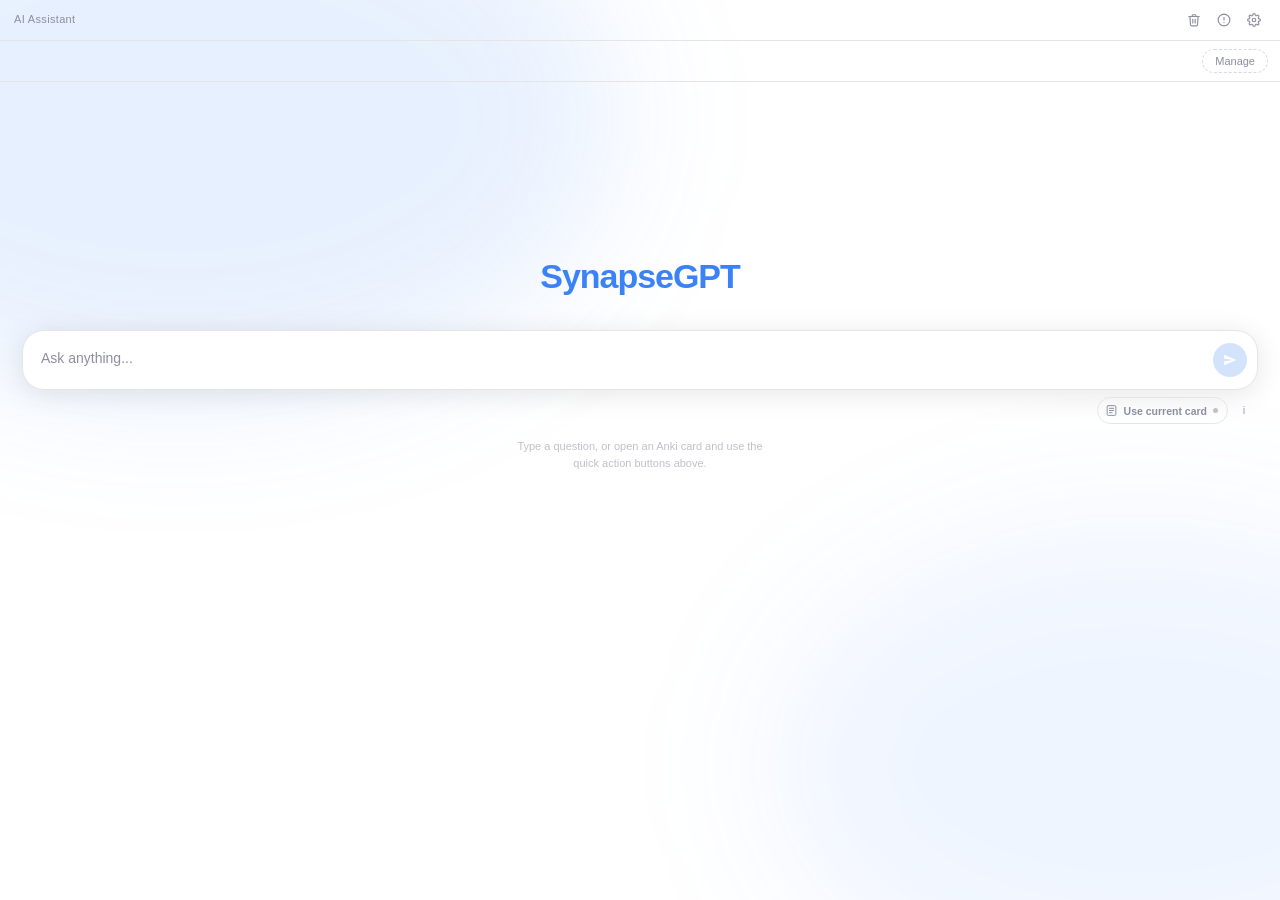
<file: chat_ui.html>
<!DOCTYPE html>
<html lang="en">
<head>
<meta charset="UTF-8">
<meta name="viewport" content="width=device-width, initial-scale=1.0">
<title>SynapseGPT</title>
<style>
*,*::before,*::after{box-sizing:border-box;margin:0;padding:0}

:root{
  color-scheme:light;
  --bg:#ffffff;--surface:#f4f4f4;--text:#0d0d0d;--text-muted:#8e8ea0;
  --text-faint:#c0c0cc;--border:#e5e5e5;--user-bubble:#f0f0f0;
  --ai-bubble:#f7f7f8;--input-bg:#f4f4f4;--btn-bg:#0d0d0d;--btn-fg:#ffffff;
  --chip-bg:#ffffff;--chip-border:#d9d9e3;
  --error:#ef4444;--success:#22c55e;--code-bg:#f0f0f0;--overlay:rgba(0,0,0,.45);
  --shadow-start:0 4px 28px rgba(0,0,0,.10);
  /* Accent */
  --accent:#3b82f6;--accent-fg:#ffffff;
  --accent-glow:rgba(59,130,246,.12);--accent-glow-2:rgba(59,130,246,.08);
}
html.dark, body.dark{
  color-scheme:dark;
  --bg:#212121;--surface:#2f2f2f;--text:#ececec;--text-muted:#8e8ea0;
  --text-faint:#4a4a5a;--border:#3a3a3a;--user-bubble:#303030;
  --ai-bubble:#282828;--input-bg:#2f2f2f;--btn-bg:#ececec;--btn-fg:#0d0d0d;
  --chip-bg:#2f2f2f;--chip-border:#4a4a5a;
  --error:#f87171;--success:#4ade80;--code-bg:#1a1a1a;--overlay:rgba(0,0,0,.65);
  --shadow-start:0 4px 28px rgba(0,0,0,.40);
  /* Accent dark defaults */
  --accent:#6366f1;
  --accent-glow:rgba(99,102,241,.18);--accent-glow-2:rgba(99,102,241,.12);
}

html,body{height:100%;overflow:hidden}
body{font-family:-apple-system,BlinkMacSystemFont,"Segoe UI",Helvetica,Arial,sans-serif;
  background:var(--bg);color:var(--text);display:flex;flex-direction:column;
  font-size:13px;line-height:1.55}

/* ── Header ── */
#header{display:flex;align-items:center;justify-content:space-between;
  padding:9px 14px;border-bottom:1px solid var(--border);flex-shrink:0;
  position:relative;z-index:100}
#model-label{font-size:11px;font-weight:500;letter-spacing:.03em;
  color:var(--text-muted);user-select:none}
#header-right{display:flex;align-items:center;gap:6px}
.hbtn{background:none;border:none;cursor:pointer;color:var(--text-muted);
  padding:4px 5px;border-radius:6px;line-height:0;transition:background .12s,color .12s}
.hbtn:hover{color:var(--text);background:var(--surface)}

/* ── Settings panel ── */
#settings-panel{display:none;position:absolute;top:calc(100% + 4px);right:8px;
  background:var(--bg);border:1px solid var(--border);border-radius:14px;
  padding:14px;width:260px;z-index:300;box-shadow:0 6px 28px rgba(0,0,0,.15);
  max-height:calc(100vh - 80px);overflow-y:auto}
#settings-panel.open{display:block}
.s-section{border-top:1px solid var(--border);margin-top:10px;padding-top:10px}
.s-label{font-size:10px;font-weight:600;letter-spacing:.06em;text-transform:uppercase;
  color:var(--text-muted);margin-bottom:5px;display:block}
.s-row{margin-bottom:10px}
.s-row:last-child{margin-bottom:0}
.s-select,.s-input{width:100%;background:var(--surface);border:1px solid var(--border);
  color:var(--text);border-radius:8px;padding:6px 10px;font-size:12px;
  font-family:inherit;outline:none;-webkit-appearance:none;transition:border-color .12s}
.s-select:focus,.s-input:focus{border-color:var(--text-muted)}
.s-select option{background:var(--bg);color:var(--text);font-size:12px}
.s-hint{font-size:10px;color:var(--text-muted);margin-top:3px;line-height:1.4}
.s-save{width:100%;background:var(--accent);color:var(--accent-fg);border:none;
  border-radius:8px;padding:8px 12px;font-size:12px;font-weight:600;cursor:pointer;
  font-family:inherit;transition:opacity .15s;margin-top:12px}
.s-save:hover{opacity:.82}
#ollama-status-line{font-size:11px;color:var(--text-muted);line-height:1.5}
#ollama-status-line a{color:inherit;text-decoration:underline;cursor:pointer}


/* ── Info panel ── */
#info-panel{display:none;position:absolute;top:calc(100% + 4px);right:8px;
  background:var(--bg);border:1px solid var(--border);border-radius:14px;
  padding:16px;width:290px;z-index:300;box-shadow:0 6px 28px rgba(0,0,0,.15);
  max-height:calc(100vh - 80px);overflow-y:auto}
#info-panel.open{display:block}
.ip-title{font-size:13px;font-weight:700;color:var(--text);margin-bottom:12px}
.ip-section{margin-bottom:14px}
.ip-section:last-child{margin-bottom:0}
.ip-heading{font-size:10px;font-weight:700;letter-spacing:.06em;text-transform:uppercase;
  color:var(--accent);margin-bottom:5px}
.ip-body{font-size:11.5px;color:var(--text-muted);line-height:1.6}
.ip-body b{color:var(--text);font-weight:600}
.ip-divider{border:none;border-top:1px solid var(--border);margin:12px 0}

/* ── Chips bar — always visible ── */
#chips-bar{display:flex;align-items:center;gap:6px;padding:8px 12px;
  border-bottom:1px solid var(--border);flex-shrink:0;overflow-x:auto;
  scrollbar-width:none;position:relative;z-index:1}
#chips-bar::-webkit-scrollbar{display:none}
#chips-bar .chip-manage-btn{margin-left:auto}

/* ── Chips shared styles ── */
.chip{display:inline-flex;align-items:center;background:var(--chip-bg);
  border:1px solid var(--chip-border);color:var(--text);border-radius:20px;
  padding:5px 14px;font-size:12px;font-weight:500;cursor:pointer;
  font-family:inherit;white-space:nowrap;user-select:none;flex-shrink:0;
  transition:background .12s,border-color .12s,opacity .12s}
.chip:hover:not(:disabled){background:var(--surface);border-color:var(--text-muted)}
.chip:disabled{opacity:.32;cursor:not-allowed}
.chip-manage-btn{display:inline-flex;align-items:center;background:none;
  border:1px dashed var(--chip-border);color:var(--text-muted);border-radius:20px;
  padding:5px 12px;font-size:11px;cursor:pointer;font-family:inherit;
  white-space:nowrap;flex-shrink:0;transition:color .12s,border-color .12s}
.chip-manage-btn:hover{color:var(--text);border-color:var(--text-muted)}

/* ── Animated orb background (empty state only) ── */
@keyframes orb-float-1{
  0%,100%{transform:translate(0,0) scale(1)}
  50%    {transform:translate(12vw,10vh) scale(1.12)}
}
@keyframes orb-float-2{
  0%,100%{transform:translate(0,0) scale(1)}
  50%    {transform:translate(-10vw,-8vh) scale(1.09)}
}
#bg-anim{display:none;position:fixed;inset:0;z-index:0;pointer-events:none;overflow:hidden}
body.empty #bg-anim{display:block}
.bg-orb{position:absolute;border-radius:50%;filter:blur(72px)}
.bg-orb-1{
  width:68vw;height:62vh;left:-20vw;top:-18vh;
  background:var(--accent-glow);
  animation:orb-float-1 18s ease-in-out infinite}
.bg-orb-2{
  width:58vw;height:54vh;right:-18vw;bottom:-12vh;
  background:var(--accent-glow-2);
  animation:orb-float-2 24s ease-in-out infinite}

/* ── Empty state center ── */
#start-center{display:none;flex-direction:column;align-items:center;
  justify-content:center;flex:1;padding:0 22px 260px;text-align:center;
  position:relative;z-index:1}
body.empty #start-center{display:flex}
.start-title{
  font-size:34px;font-weight:700;letter-spacing:-.03em;
  color:var(--accent);margin-bottom:6px}

/* ── Empty state prominent input ── */
#start-input-box{width:100%;display:flex;align-items:center;gap:8px;
  background:var(--bg);border:1px solid var(--border);border-radius:22px;
  padding:12px 10px 12px 18px;transition:border-color .15s,box-shadow .15s;
  box-shadow:var(--shadow-start);margin-top:22px}
#start-input-box:focus-within{border-color:var(--accent);
  box-shadow:0 4px 28px var(--accent-glow)}
#start-user-input{flex:1;background:none;border:none;outline:none;color:var(--text);
  font-family:inherit;font-size:14px;resize:none;min-height:24px;max-height:130px;
  line-height:1.55;padding:0}
#start-user-input::placeholder{color:var(--text-muted)}
#start-send-btn{width:34px;height:34px;border-radius:50%;background:var(--accent);
  color:var(--accent-fg);border:none;cursor:pointer;display:flex;align-items:center;
  justify-content:center;flex-shrink:0;transition:opacity .15s}
#start-send-btn:disabled{opacity:.22;cursor:default}
.start-hint{font-size:11px;color:var(--text-faint);margin-top:14px;
  line-height:1.55;max-width:260px}

/* ── Optional current-card context ── */
.card-context-row{display:flex;align-items:center;justify-content:flex-end;gap:5px;
  margin-top:7px;padding:0 3px;position:relative;z-index:4}
#start-center .card-context-row{width:100%}
.card-context-toggle{display:inline-flex;align-items:center;gap:6px;min-height:27px;
  background:transparent;color:var(--text-muted);border:1px solid var(--border);
  border-radius:14px;padding:4px 9px 4px 7px;font:inherit;font-size:10.5px;font-weight:550;
  cursor:pointer;white-space:nowrap;transition:color .14s,border-color .14s,background .14s,opacity .14s}
.card-context-toggle svg{width:13px;height:13px;flex-shrink:0}
.card-context-toggle:hover:not(:disabled){color:var(--text);border-color:var(--text-muted)}
.card-context-toggle.on{color:var(--accent);border-color:var(--accent);
  background:var(--accent-glow)}
.card-context-toggle:disabled{opacity:.38;cursor:default}
.context-status-dot{width:5px;height:5px;border-radius:50%;background:var(--text-faint);
  transition:background .14s,box-shadow .14s}
.card-context-toggle.on .context-status-dot{background:var(--accent);
  box-shadow:0 0 0 3px var(--accent-glow)}
.context-info-wrap{position:relative;display:flex;align-items:center}
.context-info-btn{width:22px;height:22px;display:flex;align-items:center;justify-content:center;
  border:0;background:transparent;color:var(--text-faint);border-radius:50%;font:inherit;
  font-size:11px;font-weight:700;cursor:pointer;transition:color .12s,background .12s}
.context-info-btn:hover,.context-info-btn[aria-expanded="true"]{color:var(--accent);background:var(--accent-glow)}
.context-info-popover{display:none;position:absolute;right:0;bottom:calc(100% + 7px);
  width:236px;max-width:calc(100vw - 28px);padding:10px 11px;background:var(--bg);
  border:1px solid var(--border);border-radius:10px;box-shadow:0 7px 25px rgba(0,0,0,.14);
  color:var(--text-muted);font-size:10.5px;font-weight:400;line-height:1.5;text-align:left;z-index:40}
.context-info-popover.open{display:block}
.context-info-popover b{color:var(--text);font-weight:600}

/* ── Chip manager modal ── */
#chip-modal{display:none;position:fixed;inset:0;background:var(--overlay);
  z-index:500;align-items:center;justify-content:center}
#chip-modal.open{display:flex}
#chip-modal-card{background:var(--bg);border:1px solid var(--border);border-radius:16px;
  width:300px;max-height:82vh;overflow-y:auto;padding:18px;
  box-shadow:0 8px 40px rgba(0,0,0,.22)}
.cm-header{display:flex;align-items:center;justify-content:space-between;margin-bottom:14px}
.cm-title{font-size:14px;font-weight:600}
.cm-close{background:none;border:1px solid var(--border);cursor:pointer;
  color:var(--text-muted);font-size:11px;font-family:inherit;font-weight:500;
  padding:3px 10px;border-radius:6px;line-height:1.5}
.cm-close:hover{color:var(--text);background:var(--surface)}
.cm-section-label{font-size:10px;font-weight:600;letter-spacing:.06em;
  text-transform:uppercase;color:var(--text-muted);margin:14px 0 6px}
.cm-section-label:first-of-type{margin-top:0}
.cm-row{display:flex;align-items:center;justify-content:space-between;
  padding:5px 0;border-bottom:1px solid var(--border);gap:8px}
.cm-row:last-child{border-bottom:none}
.cm-chip-label{font-size:12px}
.cm-shortcut-input{width:34px;font-size:11px;font-family:inherit;text-align:center;
  background:var(--surface);border:1px solid var(--border);color:var(--text);
  border-radius:6px;padding:3px 4px;outline:none;flex-shrink:0}
.cm-shortcut-input:focus{border-color:var(--accent)}
.cm-shortcut-label{font-size:10px;color:var(--text-muted);margin-right:2px;flex-shrink:0}
.cm-toggle-btn{font-size:11px;font-family:inherit;padding:3px 10px;border-radius:20px;
  border:1px solid var(--border);cursor:pointer;color:var(--text-muted);
  background:none;flex-shrink:0;transition:all .12s}
.cm-toggle-btn.on{background:var(--accent);color:var(--accent-fg);border-color:var(--accent)}
.cm-custom-info{flex:1;min-width:0}
.cm-custom-name{font-size:12px;font-weight:500}
.cm-custom-preview{font-size:10px;color:var(--text-muted);
  white-space:nowrap;overflow:hidden;text-overflow:ellipsis}
.cm-delete-btn{background:none;border:1px solid var(--border);color:var(--text-muted);
  cursor:pointer;font-size:11px;font-family:inherit;padding:3px 8px;
  border-radius:6px;flex-shrink:0}
.cm-delete-btn:hover{color:var(--error);border-color:var(--error)}
.cm-add-form{margin-top:10px}
.cm-add-input,.cm-add-textarea{width:100%;background:var(--surface);
  border:1px solid var(--border);color:var(--text);border-radius:8px;
  padding:6px 10px;font-size:12px;font-family:inherit;outline:none;margin-bottom:6px}
.cm-add-input:focus,.cm-add-textarea:focus{border-color:var(--text-muted)}
.cm-add-textarea{resize:vertical;min-height:60px;line-height:1.4}
.cm-hint{font-size:10px;color:var(--text-muted);margin-bottom:8px;line-height:1.4}
.cm-error{font-size:11px;color:var(--error);margin-top:4px;min-height:15px}
.cm-add-btn{width:100%;background:var(--accent);color:var(--accent-fg);border:none;
  border-radius:8px;padding:8px;font-size:12px;font-weight:600;cursor:pointer;
  font-family:inherit;transition:opacity .15s}
.cm-add-btn:hover{opacity:.82}

/* ── API-key help ── */
.s-keyhelp-link{display:inline-block;font-size:10.5px;color:var(--accent);
  cursor:pointer;margin-top:4px;text-decoration:underline;user-select:none}
.s-keyhelp-link:hover{opacity:.8}
#keyhelp-modal{display:none;position:fixed;inset:0;background:var(--overlay);
  z-index:520;align-items:center;justify-content:center}
#keyhelp-modal.open{display:flex}
#keyhelp-card{background:var(--bg);border:1px solid var(--border);border-radius:16px;
  width:310px;max-height:82vh;overflow-y:auto;padding:18px;
  box-shadow:0 8px 40px rgba(0,0,0,.22)}
.kh-header{display:flex;align-items:center;justify-content:space-between;margin-bottom:10px}
.kh-title{font-size:14px;font-weight:600}
.kh-close{background:none;border:1px solid var(--border);cursor:pointer;
  color:var(--text-muted);font-size:11px;font-family:inherit;font-weight:500;
  padding:3px 10px;border-radius:6px;line-height:1.5}
.kh-close:hover{color:var(--text);background:var(--surface)}
.kh-intro{font-size:11.5px;color:var(--text-muted);line-height:1.55;margin-bottom:12px}
.kh-step{display:flex;gap:10px;margin-bottom:10px;align-items:flex-start}
.kh-step-num{width:20px;height:20px;border-radius:50%;background:var(--accent);
  color:var(--accent-fg);font-size:11px;font-weight:700;display:flex;
  align-items:center;justify-content:center;flex-shrink:0;margin-top:1px}
.kh-step-text{font-size:12px;line-height:1.55;color:var(--text)}
.kh-step-text b{font-weight:600}
.kh-note{font-size:10.5px;color:var(--text-muted);line-height:1.5;
  background:var(--surface);border-radius:8px;padding:8px 10px;margin-top:4px}
.kh-open-btn{width:100%;background:var(--accent);color:var(--accent-fg);border:none;
  border-radius:8px;padding:9px;font-size:12px;font-weight:600;cursor:pointer;
  font-family:inherit;transition:opacity .15s;margin-top:12px}
.kh-open-btn:hover{opacity:.82}
#s-ollama-setup-btn{width:100%;background:var(--surface);color:var(--text);
  border:1px solid var(--border);border-radius:8px;padding:6px 10px;font-size:11px;
  font-weight:600;cursor:pointer;font-family:inherit;margin-top:6px;transition:border-color .12s}
#s-ollama-setup-btn:hover{border-color:var(--accent);color:var(--accent)}

/* ── Setup banner ── */
#setup-banner{display:none;margin:10px 14px 0;background:var(--surface);
  border:1px solid var(--border);border-radius:10px;padding:10px 13px;
  font-size:12px;color:var(--text-muted);line-height:1.5;position:relative;z-index:1}
body.empty #setup-banner{display:none!important}
#setup-banner button{background:var(--accent);color:var(--accent-fg);border:none;
  border-radius:6px;padding:5px 12px;font-size:11px;font-weight:600;cursor:pointer;
  font-family:inherit;margin-top:7px;display:block;transition:opacity .15s}
#setup-banner button:hover{opacity:.8}

/* ── Chat area ── */
#chat{display:none;flex:1;overflow-y:auto;padding:14px 14px 4px;
  flex-direction:column;gap:12px;position:relative;z-index:1}
#chat::-webkit-scrollbar{width:5px}
#chat::-webkit-scrollbar-thumb{background:var(--border);border-radius:3px}
body:not(.empty) #chat{display:flex}

/* ── Messages ── */
.msg{display:flex;flex-direction:column}
.msg.user{align-items:flex-end}
.msg.ai{align-items:flex-start}
.bubble{max-width:88%;padding:9px 13px;border-radius:18px;
  font-size:var(--chat-font-size,13px);line-height:1.6;word-break:break-word}
.msg.user .bubble{background:var(--user-bubble);border-bottom-right-radius:5px}
.msg.ai   .bubble{background:var(--ai-bubble);border-bottom-left-radius:5px;
  border:1px solid var(--accent-border,rgba(59,130,246,.18))}
.bubble code{background:var(--code-bg);padding:1px 5px;border-radius:4px;
  font-size:11.5px;font-family:"SF Mono","Consolas","Fira Code",monospace}
.bubble pre{background:var(--code-bg);border:1px solid var(--border);
  border-radius:8px;padding:10px 12px;overflow-x:auto;margin:7px 0;
  font-size:11.5px;font-family:"SF Mono","Consolas","Fira Code",monospace;
  white-space:pre-wrap;word-break:break-all}
.bubble pre code{background:none;padding:0;font-size:inherit}
.bubble ul,.bubble ol{padding-left:18px;margin:4px 0}
.bubble li{margin:2px 0}
.bubble strong{font-weight:600}
.msg-error{font-size:12px;padding:7px 12px;line-height:1.5;
  background:rgba(239,68,68,.08);border:1px solid rgba(239,68,68,.2);
  border-radius:12px;color:var(--error);max-width:88%}
.msg.ai .bubble.bubble--error{
  border-color:rgba(239,68,68,.5);
  background:rgba(239,68,68,.04)}
html.dark .msg.ai .bubble.bubble--error, body.dark .msg.ai .bubble.bubble--error{
  border-color:rgba(248,113,113,.45);
  background:rgba(248,113,113,.06)}
.chip-indicator{font-size:11px;color:var(--text-faint);text-align:center;
  padding:2px 0;user-select:none}

/* ── Typing indicator ── */
.typing-bubble{background:var(--ai-bubble);border-radius:18px;
  border-bottom-left-radius:5px;padding:8px 14px;display:inline-block}
.typing-dots{display:flex;gap:4px;align-items:center}
.dot{width:6px;height:6px;border-radius:50%;background:var(--text-muted);
  animation:bop .9s ease-in-out infinite}
.dot:nth-child(2){animation-delay:.18s}
.dot:nth-child(3){animation-delay:.36s}
@keyframes bop{0%,60%,100%{transform:translateY(0);opacity:.5}30%{transform:translateY(-5px);opacity:1}}

/* ── Regular input (active state only) ── */
#input-wrap{display:none;padding:6px 14px 4px;flex-shrink:0;position:relative;z-index:1}
body:not(.empty) #input-wrap{display:block}
#input-box{display:flex;align-items:center;gap:8px;background:var(--input-bg);
  border:1px solid var(--border);border-radius:18px;padding:8px 8px 8px 14px;
  transition:border-color .15s}
#input-box:focus-within{border-color:var(--accent)}
#user-input{flex:1;background:none;border:none;outline:none;color:var(--text);
  font-family:inherit;font-size:13px;resize:none;min-height:22px;max-height:110px;
  line-height:1.5;padding:0}
#user-input::placeholder{color:var(--text-muted)}
#send-btn{width:30px;height:30px;border-radius:50%;background:var(--accent);
  color:var(--accent-fg);border:none;cursor:pointer;display:flex;align-items:center;
  justify-content:center;flex-shrink:0;transition:opacity .15s}
#send-btn:disabled{opacity:.22;cursor:default}

/* ── Compact input footer ── */
.input-meta-row{display:flex;align-items:center;justify-content:space-between;
  gap:8px;margin-top:5px;padding:0 3px;min-height:27px}
#input-wrap .card-context-row{margin-top:0;padding:0;flex:0 0 auto}
#disclaimer{flex:1 1 auto;min-width:0;text-align:left;font-size:9.5px;
  line-height:1.3;color:var(--text-faint);user-select:none}
</style>
<script>
  /* Apply dark mode BEFORE the first paint (avoids a white flash) —
     Anki propagates its theme via prefers-color-scheme. */
  try{
    if(window.matchMedia('(prefers-color-scheme: dark)').matches)
      document.documentElement.classList.add('dark');
  }catch(e){}
</script>
</head>
<body class="empty">

<!-- Orb background (empty state) -->
<div id="bg-anim">
  <div class="bg-orb bg-orb-1"></div>
  <div class="bg-orb bg-orb-2"></div>
</div>

<!-- ── Header ── -->
<div id="header">
  <span id="model-label">AI Assistant</span>
  <div id="header-right">
    <button class="hbtn" onclick="clearChat()" title="Clear chat">
      <svg width="14" height="14" viewBox="0 0 24 24" fill="none" stroke="currentColor" stroke-width="2" stroke-linecap="round" stroke-linejoin="round">
        <polyline points="3 6 5 6 21 6"/><path d="M19 6l-1 14a2 2 0 0 1-2 2H8a2 2 0 0 1-2-2L5 6"/>
        <path d="M10 11v6"/><path d="M14 11v6"/><path d="M9 6V4a1 1 0 0 1 1-1h4a1 1 0 0 1 1 1v2"/>
      </svg>
    </button>
    <button class="hbtn" id="info-btn" onclick="toggleInfo()" title="Help & Privacy">
      <svg width="14" height="14" viewBox="0 0 24 24" fill="none" stroke="currentColor" stroke-width="2" stroke-linecap="round" stroke-linejoin="round">
        <circle cx="12" cy="12" r="10"/><line x1="12" y1="8" x2="12" y2="12"/><line x1="12" y1="16" x2="12.01" y2="16"/>
      </svg>
    </button>
    <button class="hbtn" id="settings-btn" onclick="toggleSettings()" title="Settings">
      <svg width="14" height="14" viewBox="0 0 24 24" fill="none" stroke="currentColor" stroke-width="2" stroke-linecap="round" stroke-linejoin="round">
        <circle cx="12" cy="12" r="3"/>
        <path d="M19.4 15a1.65 1.65 0 0 0 .33 1.82l.06.06a2 2 0 0 1-2.83 2.83l-.06-.06a1.65 1.65 0 0 0-1.82-.33 1.65 1.65 0 0 0-1 1.51V21a2 2 0 0 1-4 0v-.09A1.65 1.65 0 0 0 9 19.4a1.65 1.65 0 0 0-1.82.33l-.06.06a2 2 0 0 1-2.83-2.83l.06-.06A1.65 1.65 0 0 0 4.68 15a1.65 1.65 0 0 0-1.51-1H3a2 2 0 0 1 0-4h.09A1.65 1.65 0 0 0 4.6 9a1.65 1.65 0 0 0-.33-1.82l-.06-.06a2 2 0 0 1 2.83-2.83l.06.06A1.65 1.65 0 0 0 9 4.68a1.65 1.65 0 0 0 1-1.51V3a2 2 0 0 1 4 0v.09a1.65 1.65 0 0 0 1 1.51 1.65 1.65 0 0 0 1.82-.33l.06-.06a2 2 0 0 1 2.83 2.83l-.06.06A1.65 1.65 0 0 0 19.4 9a1.65 1.65 0 0 0 1.51 1H21a2 2 0 0 1 0 4h-.09a1.65 1.65 0 0 0-1.51 1z"/>
      </svg>
    </button>
  </div>

  <!-- Settings panel -->
  <div id="settings-panel">
    <div class="s-row">
      <label class="s-label">Provider</label>
      <select class="s-select" id="s-provider" onchange="onProviderChange()">
        <option value="openai">OpenAI</option>
        <option value="gemini">Google Gemini</option>
        <option value="openrouter">OpenRouter</option>
        <option value="anthropic">Anthropic Claude</option>
        <option value="ollama">Ollama (Local)</option>
        <option value="llamaserver">llama.cpp Server (Local)</option>
      </select>
    </div>
    <div class="s-row" id="s-apikey-row">
      <label class="s-label">API Key</label>
      <input class="s-input" type="password" id="s-apikey" placeholder="Enter your API key..." autocomplete="off"/>
      <span class="s-keyhelp-link" id="s-keyhelp-link" onclick="openKeyHelp()">How do I get an API key?</span>
    </div>
    <div class="s-row">
      <label class="s-label">Model</label>
      <input class="s-input" id="s-model" list="s-model-list" placeholder="Select or type a model..." autocomplete="off"/>
      <datalist id="s-model-list"></datalist>
      <div class="s-hint">Pick from the list or type a custom model name.</div>
    </div>
    <div class="s-row" id="s-ollama-ep-row" style="display:none">
      <label class="s-label">Ollama Endpoint</label>
      <input class="s-input" type="url" id="s-ollama-ep" placeholder="http://localhost:11434" autocomplete="off"/>
    </div>
    <div class="s-row" id="s-ollama-row" style="display:none">
      <label class="s-label">Ollama Status</label>
      <div id="ollama-status-line">Checking...</div>
      <button id="s-ollama-setup-btn" onclick="sendToPython('setup_ollama',{})">Open Setup Assistant</button>
    </div>
    <div class="s-row" id="s-llama-ep-row" style="display:none">
      <label class="s-label">Server Endpoint</label>
      <input class="s-input" type="url" id="s-llama-ep" placeholder="http://localhost:8080" autocomplete="off"/>
      <div class="s-hint" id="llama-endpoint-hint">Base URL of your llama.cpp server (the OpenAI-compatible /v1 path is added automatically).</div>
    </div>
    <div class="s-row" id="s-llama-row" style="display:none">
      <label class="s-label">Server Status</label>
      <div id="llama-status-line">Checking...</div>
    </div>
    <div class="s-section">
      <div class="s-row">
        <label class="s-label">Response Language</label>
        <select class="s-select" id="s-language">
          <option value="English">English</option><option value="German">German</option>
          <option value="French">French</option><option value="Spanish">Spanish</option>
          <option value="Italian">Italian</option><option value="Portuguese">Portuguese</option>
          <option value="Dutch">Dutch</option><option value="Russian">Russian</option>
          <option value="Japanese">Japanese</option>
          <option value="Chinese (Simplified)">Chinese (Simplified)</option>
          <option value="Korean">Korean</option>
        </select>
      </div>
      <div class="s-row">
        <label class="s-label">Card Content</label>
        <select class="s-select" id="s-source">
          <option value="Front Only">Front Only</option>
          <option value="Front &amp; Back" selected>Front &amp; Back</option>
          <option value="Back Only">Back Only</option>
        </select>
      </div>
      <div class="s-row">
        <label class="s-label">Chat Font Size</label>
        <select class="s-select" id="s-fontsize">
          <option value="11px">Small (11px)</option>
          <option value="13px" selected>Normal (13px)</option>
          <option value="15px">Large (15px)</option>
          <option value="17px">Extra Large (17px)</option>
        </select>
      </div>
    </div>
    <button class="s-save" onclick="saveSettings()">Save</button>
  </div>

  <!-- Info panel — inside #header so position:absolute works correctly -->
  <div id="info-panel">
    <div class="ip-title">Help &amp; Privacy</div>

    <div class="ip-section">
      <div class="ip-heading">What is an API Key?</div>
      <div class="ip-body" id="help-api-body">
        An API key is a password that lets SynapseGPT talk to an AI service on your behalf. You create one in the provider's dashboard, paste it here, and the add-on sends your questions directly to that service.
      </div>
    </div>

    <hr class="ip-divider">

    <div class="ip-section">
      <div class="ip-heading">Which provider should I choose?</div>
      <div class="ip-body" id="help-provider-body">
        OpenAI (gpt-5.4-mini) is a fast all-rounder. Google Gemini offers a capable free tier. Anthropic Claude is strong at nuanced explanations. OpenRouter provides many models with one key. Ollama runs locally without a key or usage fees.
      </div>
    </div>

    <hr class="ip-divider">

    <div class="ip-section">
      <div class="ip-heading">Local AI with Ollama</div>
      <div class="ip-body" id="help-ollama-body">
        Ollama runs open-source models directly on your computer. Nothing is sent to an online AI provider. Select Ollama, open the setup assistant, and install a model such as gemma2:2b.
      </div>
    </div>

    <hr class="ip-divider">

    <div class="ip-section">
      <div class="ip-heading">Privacy &amp; Data Security</div>
      <div class="ip-body" id="help-privacy-body">
        Your API key is stored in your local Anki profile and is never uploaded by SynapsePro. Questions go directly to the selected provider. Visible card text is included only when you use a Quick Action or enable current-card context. The chat assistant does not collect chat analytics, logs, or conversations.
      </div>
    </div>

    <hr class="ip-divider">

    <div class="ip-section">
      <div class="ip-heading">Common Questions</div>
      <div class="ip-body" id="help-billing-body">
        Chat subscriptions and API access are separate products with separate billing. Google Gemini and some OpenRouter models offer free tiers; Ollama runs locally for free. API credit is managed in the selected provider's dashboard.
      </div>
    </div>

    <hr class="ip-divider">

    <div class="ip-section">
      <div class="ip-heading">Quick Tips</div>
      <div class="ip-body" id="help-tips-body">
        Open a reviewer card before using Quick Actions. Enable current-card context for your own card questions. Manage button shortcuts in the Manage dialog. Choose Front &amp; Back for richer context and adjust the chat font size in Settings.
      </div>
    </div>
  </div>
</div>

<!-- ── Chips bar — always at top ── -->
<div id="chips-bar">
  <!-- chips rendered by JS -->
  <button class="chip-manage-btn" id="chip-manage-btn-top" onclick="openChipManager()">Manage</button>
</div>

<!-- ── Empty state: centered title + big input + hint ── -->
<div id="start-center">
  <div class="start-title">SynapseGPT</div>
  <div id="start-input-box">
    <textarea id="start-user-input" rows="1" placeholder="Ask anything..."></textarea>
    <button id="start-send-btn" disabled>
      <svg width="14" height="14" viewBox="0 0 24 24" fill="currentColor">
        <path d="M2.01 21L23 12 2.01 3 2 10l15 2-15 2z"/>
      </svg>
    </button>
  </div>
  <div class="card-context-row" data-card-context-row>
    <button class="card-context-toggle" data-card-context-toggle type="button" aria-pressed="false" onclick="toggleCardContext()">
      <svg viewBox="0 0 24 24" fill="none" stroke="currentColor" stroke-width="1.8" stroke-linecap="round" stroke-linejoin="round"><rect x="4" y="3" width="16" height="18" rx="2"/><path d="M8 8h8M8 12h8M8 16h5"/></svg>
      <span data-card-context-label>Use current card</span><span class="context-status-dot"></span>
    </button>
    <div class="context-info-wrap">
      <button class="context-info-btn" data-card-context-info type="button" aria-label="About current card context" aria-expanded="false" onclick="toggleCardContextInfo(this,event)">i</button>
      <div class="context-info-popover" role="tooltip"><b>Current card context</b><br>When enabled, the text of the card currently open in Anki is sent in the background with each question and used by the AI. It stays hidden from the chat and is read fresh when you press Send. Your selected AI provider receives this text; with Ollama it stays on your computer.</div>
    </div>
  </div>
  <div class="start-hint">Type a question, or open an Anki card and use the quick action buttons above.</div>
</div>

<!-- Setup banner -->
<div id="setup-banner">
  No API key configured. Open Settings to get started.
  <button onclick="openSettings()">Open Settings</button>
</div>

<!-- ── Chat messages (active state) ── -->
<div id="chat"></div>

<!-- ── Regular input (active state) ── -->
<div id="input-wrap">
  <div id="input-box">
    <textarea id="user-input" rows="1" placeholder="Ask a question..."></textarea>
    <button id="send-btn" disabled>
      <svg width="13" height="13" viewBox="0 0 24 24" fill="currentColor">
        <path d="M2.01 21L23 12 2.01 3 2 10l15 2-15 2z"/>
      </svg>
    </button>
  </div>
  <div class="input-meta-row">
    <div id="disclaimer">AI can make mistakes &middot; Verify important information</div>
    <div class="card-context-row" data-card-context-row>
      <button class="card-context-toggle" data-card-context-toggle type="button" aria-pressed="false" onclick="toggleCardContext()">
        <svg viewBox="0 0 24 24" fill="none" stroke="currentColor" stroke-width="1.8" stroke-linecap="round" stroke-linejoin="round"><rect x="4" y="3" width="16" height="18" rx="2"/><path d="M8 8h8M8 12h8M8 16h5"/></svg>
        <span data-card-context-label>Use current card</span><span class="context-status-dot"></span>
      </button>
      <div class="context-info-wrap">
        <button class="context-info-btn" data-card-context-info type="button" aria-label="About current card context" aria-expanded="false" onclick="toggleCardContextInfo(this,event)">i</button>
        <div class="context-info-popover" role="tooltip"><b>Current card context</b><br>When enabled, the text of the card currently open in Anki is sent in the background with each question and used by the AI. It stays hidden from the chat and is read fresh when you press Send. Your selected AI provider receives this text; with Ollama it stays on your computer.</div>
      </div>
    </div>
  </div>
</div>

<!-- ── API-key help modal ── -->
<div id="keyhelp-modal">
  <div id="keyhelp-card">
    <div class="kh-header">
      <span class="kh-title" id="kh-title">Get an API Key</span>
      <button class="kh-close" onclick="closeKeyHelp()">Close</button>
    </div>
    <div class="kh-intro" id="kh-intro"></div>
    <div id="kh-steps"></div>
    <div class="kh-note" id="kh-note"></div>
    <button class="kh-open-btn" id="kh-open-btn"></button>
  </div>
</div>

<!-- ── Chip manager modal ── -->
<div id="chip-modal">
  <div id="chip-modal-card">
    <div class="cm-header">
      <span class="cm-title">Quick Action Buttons</span>
      <button class="cm-close" onclick="closeChipManager()">Close</button>
    </div>
    <div class="cm-section-label">Built-in</div>
    <div id="cm-builtin-list"></div>
    <div class="cm-section-label">Your Custom Buttons</div>
    <div id="cm-custom-list"></div>
    <div class="cm-section-label">Add New Button</div>
    <div class="cm-add-form">
      <input class="cm-add-input" id="cm-new-label" placeholder="Button name (e.g. Simplify)" maxlength="30"/>
      <textarea class="cm-add-textarea" id="cm-new-prompt"
        placeholder="Your prompt. Use {content} where the card text should go.&#10;Example: Explain {content} as if I were a beginner."></textarea>
      <div class="cm-hint" id="custom-prompt-hint">Use <code style="font-size:10px">{content}</code> where the card text should appear.</div>
      <div class="cm-error" id="cm-error"></div>
      <button class="cm-add-btn" onclick="addCustomChip()">Add Button</button>
    </div>
  </div>
</div>

<script>
'use strict';

// ── Localisation ─────────────────────────────────────────────────────────────
var TR = {};
function tr(source) {
  source = String(source == null ? '' : source);
  return Object.prototype.hasOwnProperty.call(TR, source) ? TR[source] : source;
}
function translateStaticUI(root) {
  root = root || document.body;
  var walker = document.createTreeWalker(root, NodeFilter.SHOW_TEXT, {
    acceptNode: function(node) {
      var p = node.parentElement;
      if (!p || /^(SCRIPT|STYLE|TEMPLATE)$/.test(p.tagName)) return NodeFilter.FILTER_REJECT;
      return node.nodeValue.trim() ? NodeFilter.FILTER_ACCEPT : NodeFilter.FILTER_REJECT;
    }
  });
  var nodes = [], node;
  while ((node = walker.nextNode())) nodes.push(node);
  nodes.forEach(function(n) {
    var raw = n.nodeValue;
    var key = raw.replace(/\s+/g, ' ').trim();
    var translated = tr(key);
    if (translated !== key) {
      n.nodeValue = (raw.match(/^\s*/) || [''])[0] + translated + (raw.match(/\s*$/) || [''])[0];
    }
  });
  root.querySelectorAll('[placeholder],[title],[aria-label]').forEach(function(el) {
    ['placeholder','title','aria-label'].forEach(function(attr) {
      if (!el.hasAttribute(attr)) return;
      var raw = el.getAttribute(attr);
      var value = tr(raw);
      if (value !== raw) el.setAttribute(attr, value);
    });
  });
}
function localizeHelpBodies() {
  var bodies = {
    'help-api-body': "An API key is a password that lets SynapseGPT talk to an AI service on your behalf. You create one in the provider's dashboard, paste it here, and the add-on sends your questions directly to that service.",
    'help-provider-body': 'OpenAI (gpt-5.4-mini) is a fast all-rounder. Google Gemini offers a capable free tier. Anthropic Claude is strong at nuanced explanations. OpenRouter provides many models with one key. Ollama runs locally without a key or usage fees.',
    'help-ollama-body': 'Ollama runs open-source models directly on your computer. Nothing is sent to an online AI provider. Select Ollama, open the setup assistant, and install a model such as gemma2:2b.',
    'help-privacy-body': 'Your API key is stored in your local Anki profile and is never uploaded by SynapsePro. Questions go directly to the selected provider. Visible card text is included only when you use a Quick Action or enable current-card context. The chat assistant does not collect chat analytics, logs, or conversations.',
    'help-billing-body': "Chat subscriptions and API access are separate products with separate billing. Google Gemini and some OpenRouter models offer free tiers; Ollama runs locally for free. API credit is managed in the selected provider's dashboard.",
    'help-tips-body': 'Open a reviewer card before using Quick Actions. Enable current-card context for your own card questions. Manage button shortcuts in the Manage dialog. Choose Front & Back for richer context and adjust the chat font size in Settings.'
  };
  Object.keys(bodies).forEach(function(id) {
    var el = document.getElementById(id);
    if (el) el.textContent = tr(bodies[id]);
  });
}

// ── Bridge ────────────────────────────────────────────────────────────────────
function sendToPython(action, data) {
  console.log('PYCALL:' + action + ':' + JSON.stringify(data || {}));
}

// ── Model lists ───────────────────────────────────────────────────────────────
var MODELS = {
  openai:     ['gpt-5.4-mini','gpt-5.5','gpt-5.4','gpt-4o-mini','gpt-4o'],
  gemini:     ['gemini-3.6-flash','gemini-3.5-flash','gemini-3.5-flash-lite','gemini-3.1-pro-preview','gemini-2.5-flash'],
  openrouter: [
    'openai/gpt-5.4-mini','openai/gpt-5.5','google/gemini-3.5-flash',
    'anthropic/claude-haiku-4-5','anthropic/claude-sonnet-5',
    'meta-llama/llama-3.1-8b-instruct','mistralai/mistral-small-3.1-24b',
    'meta-llama/llama-3.2-3b-instruct:free','meta-llama/llama-3.1-8b-instruct:free',
    'deepseek/deepseek-chat-v3-0324:free','mistralai/mistral-7b-instruct:free'
  ],
  anthropic:  ['claude-sonnet-5','claude-haiku-4-5-20251001','claude-opus-4-8'],
  ollama:     [],
  llamaserver: []
};

// Retired model IDs → current equivalents, so a user's old saved selection
// (e.g. gemini-1.5/2.0, which Google shut down) keeps working.
var LEGACY_MODELS = {
  'gemini-2.0-flash':'gemini-2.5-flash',
  'gemini-2.0-flash-lite':'gemini-2.5-flash-lite',
  'gemini-1.5-flash':'gemini-2.5-flash',
  'gemini-1.5-pro':'gemini-2.5-pro',
  'gemini-pro':'gemini-2.5-flash',
  'gemini-3.1-flash':'gemini-3.5-flash',
  'gemini-3.1-pro':'gemini-3.1-pro-preview',
  'google/gemini-2.0-flash-001':'google/gemini-2.5-flash',
  'claude-opus-4-6':'claude-opus-4-8'
};

// ── Built-in chips ────────────────────────────────────────────────────────────
var BUILTIN_CHIPS = [
  { id:'short',    label:'Short'    },
  { id:'concise',  label:'Concise'  },
  { id:'detailed', label:'Detailed' },
  { id:'mcq',      label:'Quiz Me'  },
  { id:'mnemonic', label:'Mnemonic' },
];

// ── State ─────────────────────────────────────────────────────────────────────
var busy         = false;
var chipsEnabled = false;
var cardContextEnabled   = false;
var cardContextAvailable = false;
var chipConfig   = {
  builtin:   { short:true, concise:true, detailed:true, mcq:true, mnemonic:true },
  shortcuts: { short:'', concise:'', detailed:'', mcq:'', mnemonic:'' },
  custom:    []
};

// ── Streaming state ───────────────────────────────────────────────────────────
var _streamBubble = null;
var _streamRaw    = '';
var _streamAnswer = null;   // answer sub-element (separate from "thinking")
var _streamThink  = '';     // accumulated reasoning_content (reasoning models)
var _thinkEl      = null;   // <details> disclosure holding the reasoning

// ── Accent color ──────────────────────────────────────────────────────────────
var ACCENT_PRESETS = ['#3b82f6','#6366f1','#8b5cf6','#ec4899','#10b981','#f59e0b','#ef4444'];

function setFontSize(px) {
  if (!px) return;
  document.documentElement.style.setProperty('--chat-font-size', px);
  var sel = document.getElementById('s-fontsize');
  if (sel) sel.value = px;
}

function setAccentColor(color) {
  if (!color || !/^#[0-9a-fA-F]{6}$/.test(color)) return;
  var r = parseInt(color.slice(1,3),16);
  var g = parseInt(color.slice(3,5),16);
  var b = parseInt(color.slice(5,7),16);
  var isDark = document.body.classList.contains('dark') || document.documentElement.classList.contains('dark');
  // Full rgba strings — avoids rgba(var(--r),...) which some WebEngine builds reject
  var op1 = isDark ? 0.20 : 0.13;
  var op2 = isDark ? 0.13 : 0.09;
  // Dark mode also declares defaults on body.dark. Apply the selected theme
  // to both elements so that body's closer CSS variables cannot keep the
  // violet fallback active after a theme change.
  var targets = [document.documentElement];
  if (document.body) targets.push(document.body);
  targets.forEach(function(target) {
    target.style.setProperty('--accent', color);
    target.style.setProperty('--accent-glow',   'rgba('+r+','+g+','+b+','+op1+')');
    target.style.setProperty('--accent-glow-2', 'rgba('+r+','+g+','+b+','+op2+')');
    target.style.setProperty('--accent-border',  'rgba('+r+','+g+','+b+','+(isDark?0.28:0.18)+')');
  });
  // fg: white on dark accent, dark on light accent
  var lum = (0.299*r + 0.587*g + 0.114*b) / 255;
  targets.forEach(function(target) {
    target.style.setProperty('--accent-fg', lum > 0.6 ? '#0d0d0d' : '#ffffff');
  });
}

// ── Init (called from Python) ─────────────────────────────────────────────────
function init(cfg) {
  console.log('AI Assistant: init() provider=' + cfg.provider);
  TR = cfg.translations || {};
  if (cfg.isDark){ document.documentElement.classList.add('dark'); document.body.classList.add('dark'); }
  else { document.documentElement.classList.remove('dark'); document.body.classList.remove('dark'); }
  translateStaticUI(document.body);
  localizeHelpBodies();
  var llamaHint = document.getElementById('llama-endpoint-hint');
  if (llamaHint) llamaHint.textContent = tr('Base URL of your llama.cpp server (the OpenAI-compatible /v1 path is added automatically).');
  var promptInput = document.getElementById('cm-new-prompt');
  if (promptInput) promptInput.placeholder = tr('Your prompt. Use {content} where the card text should go.\nExample: Explain {content} as if I were a beginner.');
  var promptHint = document.getElementById('custom-prompt-hint');
  if (promptHint) {
    var hintText = tr('Use {content} where the card text should appear.');
    var hintParts = hintText.split('{content}');
    var hintCode = document.createElement('code');
    hintCode.style.fontSize = '10px';
    hintCode.textContent = '{content}';
    promptHint.replaceChildren(
      document.createTextNode(hintParts[0] || ''),
      hintCode,
      document.createTextNode(hintParts.slice(1).join('{content}'))
    );
  }

  safeSet('s-provider', cfg.provider  || 'openai');
  safeSet('s-apikey',   cfg.apiKey    || '');
  safeSet('s-language', cfg.language  || 'English');
  safeSet('s-source',   cfg.source    || 'Front Only');
  document.getElementById('s-ollama-ep').value = cfg.ollamaEndpoint || 'http://localhost:11434';
  document.getElementById('s-llama-ep').value  = cfg.llamaEndpoint  || 'http://localhost:8080';

  // Accent color
  var accent = cfg.accentColor || (cfg.isDark ? '#6366f1' : '#3b82f6');
  setAccentColor(accent);

  // Font size
  setFontSize(cfg.fontSize || '13px');
  safeSet('s-fontsize', cfg.fontSize || '13px');

  cardContextEnabled = !!cfg.cardContextEnabled;
  updateCardContextControls();

  onProviderChange(false);
  if (cfg.model) document.getElementById('s-model').value = LEGACY_MODELS[cfg.model] || cfg.model;

  if (cfg.provider === 'ollama') {
    setOllamaStatus(cfg.ollamaRunning ? 'running' : 'stopped', cfg.ollamaModels || []);
  } else if (cfg.provider === 'llamaserver') {
    sendToPython('check_llama', {});
  }

  if (cfg.chipsConfig) {
    if (cfg.chipsConfig.builtin) {
      Object.keys(cfg.chipsConfig.builtin).forEach(function(k) {
        chipConfig.builtin[k] = cfg.chipsConfig.builtin[k];
      });
    }
    if (cfg.chipsConfig.shortcuts) {
      Object.keys(cfg.chipsConfig.shortcuts).forEach(function(k) {
        chipConfig.shortcuts[k] = cfg.chipsConfig.shortcuts[k];
      });
    }
    if (Array.isArray(cfg.chipsConfig.custom)) {
      chipConfig.custom = cfg.chipsConfig.custom;
    }
  }
  renderChips();

  if (!cfg.isConfigured) {
    document.getElementById('setup-banner').dataset.showOnActive = '1';
  }
  updateModelLabel();
  console.log('AI Assistant: init() done');
}

// ── DOMContentLoaded ──────────────────────────────────────────────────────────
document.addEventListener('DOMContentLoaded', function() {
  console.log('AI Assistant: DOMContentLoaded – signalling Python');
  sendToPython('page_ready', {});

  // Smart auto-scroll: stop following the stream when the user scrolls up.
  initChatScrollTracking();

  // Active-state input
  var inp = document.getElementById('user-input');
  inp.addEventListener('input', function() { autoResize(inp); updateSendBtn(); });
  inp.addEventListener('keydown', function(e) {
    if (e.key === 'Enter' && !e.shiftKey) { e.preventDefault(); trySend(); }
  });
  document.getElementById('send-btn').addEventListener('click', trySend);

  // Model picker: the datalist dropdown filters by the current text, so with
  // a model already selected the user had to delete it to see the full list.
  // Clear the field on focus (full list opens) and restore the previous value
  // on blur if nothing new was picked or typed.
  (function() {
    var modelInp = document.getElementById('s-model');
    if (!modelInp) return;
    var prevModel = null;
    modelInp.addEventListener('focus', function() {
      if (modelInp.value) { prevModel = modelInp.value; modelInp.value = ''; }
    });
    modelInp.addEventListener('blur', function() {
      if (!modelInp.value && prevModel) modelInp.value = prevModel;
      prevModel = null;
    });
  })();

  // Empty-state big input
  var startInp = document.getElementById('start-user-input');
  startInp.addEventListener('input', function() { autoResize(startInp); updateStartSendBtn(); });
  startInp.addEventListener('keydown', function(e) {
    if (e.key === 'Enter' && !e.shiftKey) { e.preventDefault(); trySendFromEmpty(); }
  });
  document.getElementById('start-send-btn').addEventListener('click', trySendFromEmpty);

  // Close modal on overlay click
  document.getElementById('chip-modal').addEventListener('click', function(e) {
    if (e.target === this) closeChipManager();
  });
  document.getElementById('keyhelp-modal').addEventListener('click', function(e) {
    if (e.target === this) closeKeyHelp();
  });
  document.addEventListener('click', function(e) {
    if (!e.target.closest || !e.target.closest('.context-info-wrap')) {
      closeCardContextInfo();
    }
  });

  // Global keyboard shortcuts for chip buttons (only when not typing)
  document.addEventListener('keydown', function(e) {
    if (e.ctrlKey || e.metaKey || e.altKey) return;
    var tag = (document.activeElement || {}).tagName || '';
    if (tag === 'INPUT' || tag === 'TEXTAREA' || tag === 'SELECT') return;
    if (!chipsEnabled || busy) return;
    var key = e.key;
    // Builtin chip shortcuts
    var shorts = chipConfig.shortcuts || {};
    for (var id in shorts) {
      if (shorts[id] && shorts[id] === key) {
        var chip = null;
        for (var i = 0; i < BUILTIN_CHIPS.length; i++) {
          if (BUILTIN_CHIPS[i].id === id) { chip = BUILTIN_CHIPS[i]; break; }
        }
        if (chip) {
          e.preventDefault();
          sendToPython('chip_action', { action: chip.id, label: chip.label });
          return;
        }
      }
    }
    // Custom chip shortcuts
    var customs = chipConfig.custom || [];
    for (var j = 0; j < customs.length; j++) {
      var cc = customs[j];
      if (cc.shortcut && cc.shortcut === key) {
        e.preventDefault();
        sendToPython('chip_action', { action:'custom', label:cc.label, prompt:cc.prompt });
        return;
      }
    }
  });
});

// ── Layout transition ─────────────────────────────────────────────────────────
function startChat() {
  if (!document.body.classList.contains('empty')) return;
  document.body.classList.remove('empty');
  var banner = document.getElementById('setup-banner');
  if (banner.dataset.showOnActive) {
    banner.style.display = 'block';
    delete banner.dataset.showOnActive;
  }
}

// ── Chip rendering ────────────────────────────────────────────────────────────
function renderChips() {
  var bar = document.getElementById('chips-bar');
  var mgr = document.getElementById('chip-manage-btn-top');
  if (!bar || !mgr) return;

  Array.from(bar.childNodes).forEach(function(n) {
    if (n !== mgr) bar.removeChild(n);
  });

  BUILTIN_CHIPS.forEach(function(c) {
    if (chipConfig.builtin[c.id] === false) return;
    var btn = _makeChip(tr(c.label), function() {
      if (!chipsEnabled || busy) return;
      sendToPython('chip_action', { action: c.id, label: c.label });
    });
    bar.insertBefore(btn, mgr);
  });

  chipConfig.custom.forEach(function(c) {
    var btn = _makeChip(c.label, function() {
      if (!chipsEnabled || busy) return;
      sendToPython('chip_action', { action:'custom', label:c.label, prompt:c.prompt });
    });
    bar.insertBefore(btn, mgr);
  });

  _applyChipState();
}

function _makeChip(label, handler) {
  var btn = document.createElement('button');
  btn.className   = 'chip';
  btn.textContent = label;
  btn.disabled    = !chipsEnabled;
  btn.addEventListener('click', handler);
  return btn;
}

function _applyChipState() {
  document.querySelectorAll('#chips-bar .chip').forEach(function(b) {
    b.disabled = !chipsEnabled;
  });
}

function setChipsEnabled(enabled) {
  chipsEnabled = enabled;
  _applyChipState();
}

function setReviewState(enabled) {
  cardContextAvailable = !!enabled;
  setChipsEnabled(enabled);
  updateCardContextControls();
}

function updateCardContextControls() {
  document.querySelectorAll('[data-card-context-toggle]').forEach(function(btn) {
    var active = cardContextEnabled && cardContextAvailable;
    btn.classList.toggle('on', active);
    btn.setAttribute('aria-pressed', cardContextEnabled ? 'true' : 'false');
    // If the preference is already on, allow it to be switched off even after
    // leaving review mode. Turning it on requires an actual card.
    btn.disabled = busy || (!cardContextAvailable && !cardContextEnabled);
    btn.title = cardContextAvailable
      ? (cardContextEnabled ? tr('Current card context is on') : tr('Use the current Anki card as context'))
      : (cardContextEnabled ? tr('Waiting for a card — click to turn off') : tr('Open a card in the reviewer first'));
  });
}

function toggleCardContext() {
  if (busy || (!cardContextAvailable && !cardContextEnabled)) return;
  cardContextEnabled = !cardContextEnabled;
  updateCardContextControls();
  sendToPython('set_card_context', { enabled: cardContextEnabled });
}

function closeCardContextInfo() {
  document.querySelectorAll('.context-info-popover.open').forEach(function(pop) {
    pop.classList.remove('open');
  });
  document.querySelectorAll('[data-card-context-info]').forEach(function(btn) {
    btn.setAttribute('aria-expanded', 'false');
  });
}

function toggleCardContextInfo(button, event) {
  if (event) event.stopPropagation();
  var popover = button.parentNode.querySelector('.context-info-popover');
  var shouldOpen = !popover.classList.contains('open');
  closeCardContextInfo();
  if (shouldOpen) {
    popover.classList.add('open');
    button.setAttribute('aria-expanded', 'true');
  }
}

// ── Chip manager ──────────────────────────────────────────────────────────────
function openChipManager() {
  document.getElementById('chip-modal').classList.add('open');
  document.getElementById('cm-error').textContent = '';
  _renderChipManager();
}
function closeChipManager() {
  document.getElementById('chip-modal').classList.remove('open');
}

function _renderChipManager() {
  var bl = document.getElementById('cm-builtin-list');
  bl.innerHTML = '';
  BUILTIN_CHIPS.forEach(function(c) {
    var on  = chipConfig.builtin[c.id] !== false;
    var row = document.createElement('div');
    row.className = 'cm-row';
    var lbl = document.createElement('span');
    lbl.className   = 'cm-chip-label';
    lbl.style.flex  = '1';
    lbl.textContent = tr(c.label);
    // Shortcut input
    var scLbl = document.createElement('span');
    scLbl.className   = 'cm-shortcut-label';
    scLbl.textContent = tr('Key');
    var scInp = document.createElement('input');
    scInp.type       = 'text';
    scInp.className  = 'cm-shortcut-input';
    scInp.maxLength  = 1;
    scInp.value      = chipConfig.shortcuts[c.id] || '';
    scInp.placeholder= '—';
    scInp.title      = tr('Press this key to trigger “{label}” when not typing').replace('{label}', tr(c.label));
    scInp.addEventListener('input', function() {
      var k = scInp.value.trim().slice(-1); // keep last char
      scInp.value = k;
      if (!chipConfig.shortcuts) chipConfig.shortcuts = {};
      chipConfig.shortcuts[c.id] = k;
      sendToPython('save_chips', { config: chipConfig });
    });
    var btn = document.createElement('button');
    btn.className   = 'cm-toggle-btn' + (on ? ' on' : '');
    btn.textContent = on ? tr('On') : tr('Off');
    btn.addEventListener('click', function() { toggleBuiltin(c.id); });
    row.appendChild(lbl);
    row.appendChild(scLbl); row.appendChild(scInp);
    row.appendChild(btn);
    bl.appendChild(row);
  });

  var cl = document.getElementById('cm-custom-list');
  cl.innerHTML = '';
  if (!chipConfig.custom.length) {
    var ph = document.createElement('div');
    ph.style.cssText = 'font-size:12px;color:var(--text-muted);padding:6px 0';
    ph.textContent = tr('No custom buttons yet.');
    cl.appendChild(ph);
  } else {
    chipConfig.custom.forEach(function(c) {
      var row = document.createElement('div');
      row.className = 'cm-row';
      var info = document.createElement('div');
      info.className = 'cm-custom-info';
      var nm = document.createElement('div'); nm.className = 'cm-custom-name';
      nm.textContent = c.label;
      var pv = document.createElement('div'); pv.className = 'cm-custom-preview';
      pv.textContent = c.prompt.length > 55 ? c.prompt.slice(0,55) + '...' : c.prompt;
      info.appendChild(nm); info.appendChild(pv);
      var scLbl = document.createElement('span');
      scLbl.className   = 'cm-shortcut-label';
      scLbl.textContent = tr('Key');
      var scInp = document.createElement('input');
      scInp.type       = 'text';
      scInp.className  = 'cm-shortcut-input';
      scInp.maxLength  = 1;
      scInp.value      = c.shortcut || '';
      scInp.placeholder= '—';
      scInp.addEventListener('input', function() {
        var k = scInp.value.trim().slice(-1);
        scInp.value = k;
        c.shortcut = k;
        sendToPython('save_chips', { config: chipConfig });
      });
      var del = document.createElement('button');
      del.className   = 'cm-delete-btn';
      del.textContent = tr('Delete');
      del.addEventListener('click', function() { deleteCustomChip(c.id); });
      row.appendChild(info);
      row.appendChild(scLbl); row.appendChild(scInp);
      row.appendChild(del);
      cl.appendChild(row);
    });
  }
}

function toggleBuiltin(id) {
  chipConfig.builtin[id] = !chipConfig.builtin[id];
  sendToPython('save_chips', { config: chipConfig });
  renderChips();
  _renderChipManager();
}

function deleteCustomChip(id) {
  chipConfig.custom = chipConfig.custom.filter(function(c) { return c.id !== id; });
  sendToPython('save_chips', { config: chipConfig });
  renderChips();
  _renderChipManager();
}

function addCustomChip() {
  var label  = document.getElementById('cm-new-label').value.trim();
  var prompt = document.getElementById('cm-new-prompt').value.trim();
  var errEl  = document.getElementById('cm-error');
  if (!label)  { errEl.textContent = tr('Please enter a button name.'); return; }
  if (!prompt) { errEl.textContent = tr('Please enter a prompt.'); return; }
  if (prompt.indexOf('{content}') === -1) {
    errEl.textContent = tr('Add {content} to your prompt (where the card text goes).'); return;
  }
  errEl.textContent = '';
  chipConfig.custom.push({ id: String(Date.now()), label: label, prompt: prompt });
  document.getElementById('cm-new-label').value  = '';
  document.getElementById('cm-new-prompt').value = '';
  sendToPython('save_chips', { config: chipConfig });
  renderChips();
  _renderChipManager();
}

// ── API-key help (per-provider, written for non-technical users) ─────────────
var KEY_HELP = {
  openai: {
    name: 'OpenAI',
    intro: 'An API key is like a personal password that lets this add-on talk to ChatGPT’s technology directly. It takes about 2 minutes to create.',
    steps: [
      'Click the button below to open the OpenAI key page in your browser.',
      'Sign in — or create a free account if you don’t have one.',
      'Click “Create new secret key”, give it any name (e.g. “Anki”) and confirm.',
      'Copy the key that appears (it starts with “sk-”) — you only see it once!',
      'Come back here and paste it into the API Key field, then press Save.'
    ],
    note: 'You may need to add a small credit balance (e.g. $5) under “Billing” before the key works. Typical usage costs only a few cents per month. Note: a ChatGPT Plus subscription does NOT include API credit — they are separate products.',
    url: 'https://platform.openai.com/api-keys',
    urlLabel: 'Open OpenAI Key Page'
  },
  gemini: {
    name: 'Google Gemini',
    intro: 'Google offers a free tier for Gemini — you can create a key with your normal Google account, no payment details needed.',
    steps: [
      'Click the button below to open Google AI Studio in your browser.',
      'Sign in with your Google account.',
      'Click “Create API key” and confirm.',
      'Copy the key that appears (it starts with “AIza”).',
      'Come back here and paste it into the API Key field, then press Save.'
    ],
    note: 'The free tier is generous enough for everyday studying. No credit card required.',
    url: 'https://aistudio.google.com/apikey',
    urlLabel: 'Open Google AI Studio'
  },
  openrouter: {
    name: 'OpenRouter',
    intro: 'OpenRouter gives you access to many different AI models (OpenAI, Google, Meta …) with a single key — including some free models.',
    steps: [
      'Click the button below to open the OpenRouter key page in your browser.',
      'Sign in — you can use a Google or GitHub account.',
      'Click “Create Key”, give it any name and confirm.',
      'Copy the key that appears (it starts with “sk-or-”).',
      'Come back here and paste it into the API Key field, then press Save.'
    ],
    note: 'Models ending in “:free” cost nothing but are rate-limited. For faster answers, add a few dollars of credit and pick a paid model.',
    url: 'https://openrouter.ai/keys',
    urlLabel: 'Open OpenRouter Key Page'
  },
  anthropic: {
    name: 'Anthropic Claude',
    intro: 'Anthropic’s Claude models are great at clear, nuanced explanations. A key is created in the Anthropic Console.',
    steps: [
      'Click the button below to open the Anthropic Console in your browser.',
      'Sign in — or create an account if you don’t have one.',
      'Go to “API Keys” and click “Create Key”.',
      'Copy the key that appears (it starts with “sk-ant-”) — you only see it once!',
      'Come back here and paste it into the API Key field, then press Save.'
    ],
    note: 'You may need to add a small credit balance under “Plans & Billing” before the key works. Note: a Claude Pro subscription does NOT include API credit — they are separate products.',
    url: 'https://console.anthropic.com/settings/keys',
    urlLabel: 'Open Anthropic Console'
  },
  llamaserver: {
    name: 'llama.cpp Server',
    intro: 'A llama.cpp server usually runs locally and needs NO API key. Only fill the key field if you started your server with the --api-key option.',
    steps: [
      'Start your llama.cpp server (llama-server) on your computer or network.',
      'Enter its address in the “Server Endpoint” field (default: http://localhost:8080).',
      'Leave the API Key field empty unless your server requires one.',
      'Press Save — the status line shows whether the server is reachable.'
    ],
    note: 'Everything stays on your own machine — free and private.',
    url: '',
    urlLabel: ''
  }
};

function openKeyHelp() {
  var prov = document.getElementById('s-provider').value;
  var h = KEY_HELP[prov];
  if (!h) return;
  document.getElementById('kh-title').textContent = tr('Get a {provider} API Key').replace('{provider}', h.name);
  document.getElementById('kh-intro').textContent = tr(h.intro);
  var stepsEl = document.getElementById('kh-steps');
  stepsEl.innerHTML = '';
  h.steps.forEach(function(s, i) {
    var row = document.createElement('div'); row.className = 'kh-step';
    var num = document.createElement('div'); num.className = 'kh-step-num';
    num.textContent = String(i + 1);
    var txt = document.createElement('div'); txt.className = 'kh-step-text';
    txt.textContent = tr(s);
    row.appendChild(num); row.appendChild(txt);
    stepsEl.appendChild(row);
  });
  document.getElementById('kh-note').textContent = h.note ? tr(h.note) : '';
  document.getElementById('kh-note').style.display = h.note ? 'block' : 'none';
  var btn = document.getElementById('kh-open-btn');
  if (h.url) {
    btn.style.display = 'block';
    btn.textContent = tr(h.urlLabel);
    btn.onclick = function() { sendToPython('open_url', { url: h.url }); };
  } else {
    btn.style.display = 'none';
  }
  document.getElementById('keyhelp-modal').classList.add('open');
}
function closeKeyHelp() {
  document.getElementById('keyhelp-modal').classList.remove('open');
}

// ── Settings ──────────────────────────────────────────────────────────────────
function onProviderChange(resetModel) {
  if (resetModel === undefined) resetModel = true;
  var prov     = document.getElementById('s-provider').value;
  var isOllama = prov === 'ollama';
  var isLlama  = prov === 'llamaserver';
  // Local providers don't require an API key; llama.cpp may use an optional one.
  document.getElementById('s-apikey-row').style.display    = isOllama ? 'none' : '';
  document.getElementById('s-ollama-ep-row').style.display = isOllama ? '' : 'none';
  document.getElementById('s-ollama-row').style.display    = isOllama ? '' : 'none';
  document.getElementById('s-llama-ep-row').style.display  = isLlama  ? '' : 'none';
  document.getElementById('s-llama-row').style.display     = isLlama  ? '' : 'none';
  var apikey = document.getElementById('s-apikey');
  apikey.placeholder = isLlama ? tr('Optional — only if server uses --api-key')
                               : tr('Enter your API key...');
  var khl = document.getElementById('s-keyhelp-link');
  if (khl) khl.textContent = isLlama ? tr('Do I need an API key?') : tr('How do I get an API key?');
  var inp = document.getElementById('s-model');
  var dl  = document.getElementById('s-model-list');
  dl.innerHTML = '';
  if (isOllama) {
    inp.placeholder = tr('Fetching models...');
    sendToPython('check_ollama', {});
  } else if (isLlama) {
    inp.placeholder = tr('Model name (e.g. the model your server loaded)');
    sendToPython('check_llama', {});
  } else {
    (MODELS[prov] || []).forEach(function(m) {
      var o = document.createElement('option'); o.value = m; dl.appendChild(o);
    });
    if (resetModel && MODELS[prov] && MODELS[prov].length) inp.value = MODELS[prov][0];
    inp.placeholder = tr('Select or type a model...');
  }
}

function populateOllamaModels(models) {
  var inp = document.getElementById('s-model');
  var dl  = document.getElementById('s-model-list');
  dl.innerHTML = '';
  if (!models || !models.length) {
    inp.placeholder = tr('No models installed — set up Ollama first');
  } else {
    models.forEach(function(m) { var o = document.createElement('option'); o.value = m; dl.appendChild(o); });
    inp.placeholder = tr('Select or type a model...');
    if (!inp.value) inp.value = models[0];
  }
}

function setOllamaStatus(status, models) {
  var el = document.getElementById('ollama-status-line');
  if (status === 'running') {
    el.innerHTML = '<span style="color:var(--success)">' + esc(tr('Running')) + '</span>';
    if (models && models.length) populateOllamaModels(models);
  } else {
    el.innerHTML = '<span style="color:var(--error)">' + esc(tr('Not running')) + '</span>' +
      ' &mdash; <a onclick="sendToPython(\'setup_ollama\',{})">' + esc(tr('Set up Ollama')) + '</a>';
  }
}

function setLlamaStatus(status, models) {
  var el = document.getElementById('llama-status-line');
  if (!el) return;
  if (status === 'running') {
    el.innerHTML = '<span style="color:var(--success)">' + esc(tr('Reachable')) + '</span>';
    // Offer the loaded model(s) as suggestions, but allow any custom name.
    var inp = document.getElementById('s-model');
    var dl  = document.getElementById('s-model-list');
    dl.innerHTML = '';
    if (models && models.length) {
      models.forEach(function(m) { var o = document.createElement('option'); o.value = m; dl.appendChild(o); });
      if (!inp.value) inp.value = models[0];
    }
  } else {
    el.innerHTML = '<span style="color:var(--error)">' + esc(tr('Not reachable')) + '</span>' +
      ' &mdash; ' + esc(tr('Check the endpoint and make sure the server is running.'));
  }
}

function saveSettings() {
  var data = {
    provider:       document.getElementById('s-provider').value,
    model:          document.getElementById('s-model').value.trim(),
    apiKey:         document.getElementById('s-apikey').value.trim(),
    language:       document.getElementById('s-language').value,
    source:         document.getElementById('s-source').value,
    ownPrompt:      '',
    ollamaEndpoint: document.getElementById('s-ollama-ep').value.trim() || 'http://localhost:11434',
    llamaEndpoint:  document.getElementById('s-llama-ep').value.trim() || 'http://localhost:8080',
    fontSize:       document.getElementById('s-fontsize').value || '13px'
  };
  setFontSize(data.fontSize);
  console.log('AI Assistant: save_settings provider=' + data.provider + ' model=' + data.model);
  sendToPython('save_settings', data);
  var banner    = document.getElementById('setup-banner');
  var configured = (data.provider === 'ollama') || (data.provider === 'llamaserver') || !!data.apiKey;
  if (configured) {
    banner.style.display = 'none';
    delete banner.dataset.showOnActive;
  } else {
    if (!document.body.classList.contains('empty')) {
      banner.style.display = 'block';
    } else {
      banner.dataset.showOnActive = '1';
    }
  }
  updateModelLabel();
  closeSettings();
}

function updateModelLabel() {
  var p = document.getElementById('s-provider').value;
  var m = document.getElementById('s-model').value || '';
  var names = {openai:'OpenAI',gemini:'Gemini',openrouter:'OpenRouter',anthropic:'Anthropic',ollama:'Ollama',llamaserver:'llama.cpp'};
  var mn = m.split('/').pop();
  document.getElementById('model-label').textContent = (names[p] || p) + (mn ? ' · ' + mn : '');
}

var _settingsListenerActive = false;
var _infoListenerActive     = false;

function toggleSettings() {
  var p = document.getElementById('settings-panel');
  if (p.classList.contains('open')) closeSettings(); else openSettings();
}
function openSettings() {
  closeInfo();
  document.getElementById('settings-panel').classList.add('open');
  if (!_settingsListenerActive) {
    setTimeout(function() {
      document.addEventListener('click', _outsideClick);
      _settingsListenerActive = true;
    }, 30);
  }
}
function closeSettings() {
  document.getElementById('settings-panel').classList.remove('open');
  document.removeEventListener('click', _outsideClick);
  _settingsListenerActive = false;
}
function _outsideClick(e) {
  var p = document.getElementById('settings-panel');
  var b = document.getElementById('settings-btn');
  if (!p.contains(e.target) && !b.contains(e.target)) closeSettings();
}

function toggleInfo() {
  var p = document.getElementById('info-panel');
  if (p.classList.contains('open')) closeInfo(); else openInfo();
}
function openInfo() {
  closeSettings();
  document.getElementById('info-panel').classList.add('open');
  if (!_infoListenerActive) {
    setTimeout(function() {
      document.addEventListener('click', _outsideInfoClick);
      _infoListenerActive = true;
    }, 30);
  }
}
function closeInfo() {
  document.getElementById('info-panel').classList.remove('open');
  document.removeEventListener('click', _outsideInfoClick);
  _infoListenerActive = false;
}
function _outsideInfoClick(e) {
  var p = document.getElementById('info-panel');
  var b = document.getElementById('info-btn');
  if (!p.contains(e.target) && !b.contains(e.target)) closeInfo();
}

// ── Chat ──────────────────────────────────────────────────────────────────────

// Send from the empty-state big input
function trySendFromEmpty() {
  var inp  = document.getElementById('start-user-input');
  var text = inp.value.trim();
  if (!text || busy) return;
  inp.value = '';
  autoResize(inp);
  startChat();
  addMsg('user', text);
  setBusy(true);
  sendToPython('send_message', {
    text: text,
    useCardContext: cardContextEnabled && cardContextAvailable
  });
}

// Send from the active-state regular input
function trySend() {
  var inp  = document.getElementById('user-input');
  var text = inp.value.trim();
  if (!text || busy) return;
  startChat();
  addMsg('user', text);
  inp.value = '';
  autoResize(inp);
  setBusy(true);
  sendToPython('send_message', {
    text: text,
    useCardContext: cardContextEnabled && cardContextAvailable
  });
}

// ── Smart auto-scroll ─────────────────────────────────────────────────────────
// Follow the stream only while the user is at (or near) the bottom. As soon
// as they scroll up to read, stop yanking them down; scrolling back to the
// bottom re-enables following automatically.
var _autoFollow = true;

function _chatNearBottom(chat) {
  return (chat.scrollHeight - chat.scrollTop - chat.clientHeight) < 40;
}

function scrollChatToBottom(force) {
  var chat = document.getElementById('chat');
  if (!chat) return;
  if (force) _autoFollow = true;
  if (_autoFollow) chat.scrollTop = chat.scrollHeight;
}

function initChatScrollTracking() {
  var chat = document.getElementById('chat');
  if (!chat) return;
  chat.addEventListener('scroll', function() {
    // Programmatic scrolls land at the bottom, so this stays true for them;
    // only a real user scroll away from the bottom disables following.
    _autoFollow = _chatNearBottom(chat);
  }, { passive: true });
}

function addMsg(role, rawText) {
  var chat = document.getElementById('chat');
  var row  = document.createElement('div');
  row.className = 'msg ' + (role === 'user' ? 'user' : 'ai');
  var bub = document.createElement('div');
  bub.className = 'bubble';
  bub.innerHTML = renderMarkdown(rawText);
  row.appendChild(bub);
  chat.appendChild(row);
  scrollChatToBottom(true);
}

// ── Streaming (called from Python) ────────────────────────────────────────────
function startAIBubble() {
  hideTyping();
  startChat();
  var chat = document.getElementById('chat');
  var row  = document.createElement('div');
  row.id        = 'streaming-row';
  row.className = 'msg ai';
  var bub = document.createElement('div');
  bub.id        = 'streaming-bubble';
  bub.className = 'bubble';
  var ans = document.createElement('div');   // answer goes here, below any thinking block
  ans.className = 'stream-answer';
  bub.appendChild(ans);
  row.appendChild(bub);
  chat.appendChild(row);
  _streamBubble = bub;
  _streamAnswer = ans;
  _streamRaw    = '';
  _streamThink  = '';
  _thinkEl      = null;
  scrollChatToBottom(true);
}

// Reasoning models (e.g. Qwen3, DeepSeek-R1 via llama.cpp / OpenRouter) stream
// their chain-of-thought separately in delta.reasoning_content. Show it in a
// collapsible "Thinking" disclosure above the answer so the bubble isn't blank
// while the model reasons, and so reasoning never pollutes the saved answer.
function appendThinking(chunk) {
  if (!_streamBubble) return;
  if (!_thinkEl) {
    _thinkEl = document.createElement('details');
    _thinkEl.open = true;
    _thinkEl.style.cssText = 'margin-bottom:6px;font-size:0.92em';
    var sum = document.createElement('summary');
    sum.textContent = tr('Thinking…');
    sum.style.cssText = 'color:var(--text-muted);cursor:pointer;user-select:none';
    var body = document.createElement('div');
    body.style.cssText = 'color:var(--text-muted);white-space:pre-wrap;margin-top:4px;'
      + 'padding-left:8px;border-left:2px solid var(--text-muted);opacity:0.85';
    _thinkEl.appendChild(sum);
    _thinkEl.appendChild(body);
    _thinkEl._body = body;
    _streamBubble.insertBefore(_thinkEl, _streamAnswer);
  }
  _streamThink += chunk;
  _thinkEl._body.textContent = _streamThink;
  scrollChatToBottom(false);
}

function appendChunk(chunk) {
  if (!_streamBubble) return;
  // First real answer token: collapse the thinking disclosure.
  if (_thinkEl && _streamRaw === '') {
    _thinkEl.open = false;
    var s = _thinkEl.querySelector('summary');
    if (s) s.textContent = tr('Thoughts');
  }
  _streamRaw += chunk;
  _streamAnswer.innerHTML = renderMarkdown(_streamRaw);
  scrollChatToBottom(false);
}

function finalizeResponse() {
  if (_streamBubble) {
    var row = document.getElementById('streaming-row');
    if (row) row.removeAttribute('id');
    _streamBubble.removeAttribute('id');
    if (_streamAnswer) _streamAnswer.innerHTML = renderMarkdown(_streamRaw);
  }
  _streamBubble = null;
  _streamAnswer = null;
  _streamRaw    = '';
  _streamThink  = '';
  _thinkEl      = null;
  setBusy(false);
  scrollChatToBottom(false);
}

function cancelStream() {
  var row = document.getElementById('streaming-row');
  if (row) row.remove();
  _streamBubble = null;
  _streamAnswer = null;
  _streamRaw    = '';
  _streamThink  = '';
  _thinkEl      = null;
  hideTyping();
  setBusy(false);
}

function receiveErrorAsChat(text) {
  hideTyping();
  setBusy(false);
  startChat();
  var chat = document.getElementById('chat');
  var row  = document.createElement('div');
  row.className = 'msg ai';
  var bub = document.createElement('div');
  bub.className = 'bubble bubble--error';
  row.appendChild(bub);
  chat.appendChild(row);
  scrollChatToBottom(true);
  // Fast typewriter effect — batches chars so it's quick but still animated
  var chars = text.split('');
  var idx = 0;
  function tick() {
    if (idx >= chars.length) return;
    var batch = Math.min(4, chars.length - idx);
    bub.textContent = chars.slice(0, idx + batch).join('');
    idx += batch;
    scrollChatToBottom(false);
    if (idx < chars.length) setTimeout(tick, 16);
  }
  setTimeout(tick, 60);
}

function receiveResponse(text, isError) {
  if (isError) { receiveErrorAsChat(text); return; }
  hideTyping();
  setBusy(false);
  startChat();
  var chat = document.getElementById('chat');
  var row  = document.createElement('div');
  row.className = 'msg ai';
  var bub = document.createElement('div');
  bub.className = 'bubble';
  bub.innerHTML = renderMarkdown(text);
  row.appendChild(bub);
  chat.appendChild(row);
  scrollChatToBottom(true);
}

function receiveChipPrompt(label) {
  startChat();
  var chat = document.getElementById('chat');
  var ind  = document.createElement('div');
  ind.className   = 'chip-indicator';
  ind.textContent = label;
  chat.appendChild(ind);
  setBusy(true);
  showTyping();
  scrollChatToBottom(true);
}

function showTyping() {
  if (document.getElementById('typing-row')) return;
  var chat = document.getElementById('chat');
  var row  = document.createElement('div');
  row.id        = 'typing-row';
  row.className = 'msg ai';
  var bub = document.createElement('div');
  bub.className = 'typing-bubble';
  bub.innerHTML = '<div class="typing-dots"><div class="dot"></div><div class="dot"></div><div class="dot"></div></div>';
  row.appendChild(bub);
  chat.appendChild(row);
  scrollChatToBottom(true);
}

function hideTyping() {
  var el = document.getElementById('typing-row');
  if (el) el.remove();
}

function clearChat() {
  var chat = document.getElementById('chat');
  chat.innerHTML = '';
  _streamBubble = null;
  _streamRaw    = '';
  var startInp = document.getElementById('start-user-input');
  startInp.value = '';
  autoResize(startInp);
  var activeInp = document.getElementById('user-input');
  activeInp.value = '';
  autoResize(activeInp);
  document.getElementById('start-send-btn').disabled = true;
  document.body.classList.add('empty');
  setBusy(false);
  sendToPython('clear_history', {});
}

// ── Utilities ─────────────────────────────────────────────────────────────────
function setBusy(s) {
  busy = s;
  updateSendBtn();
  updateStartSendBtn();
  updateCardContextControls();
}
function updateSendBtn() {
  var b = document.getElementById('send-btn');
  var i = document.getElementById('user-input');
  b.disabled = busy || !i.value.trim();
}
function updateStartSendBtn() {
  var b = document.getElementById('start-send-btn');
  var i = document.getElementById('start-user-input');
  b.disabled = busy || !i.value.trim();
}
function autoResize(el) {
  el.style.height = 'auto';
  el.style.height = Math.min(el.scrollHeight, 130) + 'px';
}
function safeSet(id, val) { var e = document.getElementById(id); if (e) e.value = val; }
function esc(s) {
  return String(s || '').replace(/&/g,'&amp;').replace(/</g,'&lt;')
    .replace(/>/g,'&gt;').replace(/"/g,'&quot;');
}

// ── Markdown renderer ─────────────────────────────────────────────────────────
function renderMarkdown(raw) {
  var s = esc(raw);
  s = s.replace(/```(\w*)\n?([\s\S]*?)```/g, function(_,__,code) {
    return '<pre><code>' + code.trim() + '</code></pre>';
  });
  s = s.replace(/`([^`\n]+)`/g, '<code>$1</code>');
  s = s.replace(/\*\*(.*?)\*\*/g, '<strong>$1</strong>');
  s = s.replace(/\*([^*\n]+)\*/g, '<em>$1</em>');
  s = s.replace(/(?:^|\n)[-•]\s+(.+)/g, '\n<li>$1</li>');
  s = s.replace(/(<li>[\s\S]+?<\/li>)+/g, '<ul>$&</ul>');
  s = s.replace(/(?:^|\n)\d+\.\s+(.+)/g, '\n<li>$1</li>');
  s = s.replace(/(?:^|\n)#{1,3}\s+(.+)/g, '\n<strong>$1</strong>');
  s = s.replace(/\n/g, '<br>');
  return s;
}
</script>

    <script>
    /* ── SynapsePro global error reporter ─────────────────────────────────
       Self-contained (inline styles, no page-CSS dependencies): invisible
       until a JS error occurs, then shows a dismissible banner with the
       real traceback so users can report actionable bugs instead of
       "buttons are not working". Never throws itself. */
    (function() {
        if (window.__spReportError) return;
        function isDark() {
            try {
                if (document.documentElement.classList.contains('nightMode') || document.body.classList.contains('nightMode')
                    || document.documentElement.classList.contains('dark') || document.body.classList.contains('dark')) return true;
                return window.matchMedia && window.matchMedia('(prefers-color-scheme: dark)').matches;
            } catch (e) { return false; }
        }
        function ensureBanner() {
            var b = document.getElementById('sp-error-banner');
            if (b) return b;
            if (!document.body) return null;
            var dark = isDark();
            b = document.createElement('div');
            b.id = 'sp-error-banner';
            b.style.cssText = 'position:fixed;bottom:0;left:0;right:0;z-index:2147483000;display:none;'
                + 'font:13px/1.45 -apple-system,BlinkMacSystemFont,"Segoe UI",sans-serif;text-align:left;'
                + 'padding:12px 18px;box-shadow:0 -6px 24px rgba(0,0,0,0.25);border-top:2px solid #dc3545;'
                + (dark ? 'background:#2c2c2c;color:#e0e0e0;' : 'background:#ffffff;color:#333333;');
            var btnCss = 'margin-right:8px;padding:4px 12px;font:inherit;font-size:12px;cursor:pointer;border-radius:7px;'
                + (dark ? 'background:#303030;color:#e0e0e0;border:1px solid #555;' : 'background:#fff;color:#333;border:1px solid #ccc;');
            var preCss = 'display:none;max-height:140px;overflow:auto;white-space:pre-wrap;word-break:break-word;'
                + 'font-size:11px;border-radius:6px;padding:8px;margin:0 0 8px 0;'
                + (dark ? 'background:#404040;border:1px solid #555;' : 'background:#f5f5f5;border:1px solid #ccc;');
            b.innerHTML = '<div style="font-weight:700;color:#dc3545;margin-bottom:4px;">' + esc(tr('SynapsePro error')) + '</div>'
                + '<div class="sp-eb-msg" style="margin-bottom:6px;word-break:break-word;"></div>'
                + '<pre class="sp-eb-pre" style="' + preCss + '"></pre>'
                + '<div><button type="button" data-spact="details" style="' + btnCss + '">' + esc(tr('Show details')) + '</button>'
                + '<button type="button" data-spact="copy" style="' + btnCss + '">' + esc(tr('Copy error')) + '</button>'
                + '<button type="button" data-spact="dismiss" style="' + btnCss + '">' + esc(tr('Dismiss')) + '</button></div>';
            document.body.appendChild(b);
            b.addEventListener('click', function(e) {
                var act = e.target && e.target.getAttribute && e.target.getAttribute('data-spact');
                if (act === 'dismiss') b.style.display = 'none';
                if (act === 'details') {
                    var pre = b.querySelector('.sp-eb-pre');
                    var open = pre.style.display === 'block';
                    pre.style.display = open ? 'none' : 'block';
                    e.target.textContent = open ? tr('Show details') : tr('Hide details');
                }
                if (act === 'copy') {
                    var text = b.querySelector('.sp-eb-msg').textContent + '\n\n' + b.querySelector('.sp-eb-pre').textContent;
                    try { navigator.clipboard.writeText(text); e.target.textContent = tr('Copied!'); setTimeout(function() { e.target.textContent = tr('Copy error'); }, 2000); } catch (err) {}
                }
            });
            return b;
        }
        window.__spReportError = function(err, context) {
            try {
                var msg = (err && err.message) ? err.message : String(err);
                var stack = (err && err.stack) ? String(err.stack) : tr('(no stack trace available)');
                console.error('[SynapsePro]' + (context ? ' [' + context + ']' : ''), err);
                var show = function() {
                    var b = ensureBanner();
                    if (!b) return;
                    b.querySelector('.sp-eb-msg').textContent = (context ? context + ': ' : '') + msg
                        + ' — ' + tr('Your data is safe. Please screenshot the details and send them to help.synapse.pro@gmail.com.');
                    b.querySelector('.sp-eb-pre').textContent = stack;
                    b.style.display = 'block';
                };
                if (document.body) show();
                else document.addEventListener('DOMContentLoaded', show);
            } catch (e) { try { console.error('[SynapsePro] error while reporting error', e, err); } catch (e2) {} }
        };
        window.addEventListener('error', function(e) {
            if (e.error && (e.error.message || e.error.stack)) window.__spReportError(e.error, tr('Unexpected error'));
            else console.warn('[SynapsePro] Background browser error:', e.message || e);
        });
        window.addEventListener('unhandledrejection', function(e) {
            if (e.reason && e.reason.synapseCritical === true) window.__spReportError(e.reason, tr('Unexpected error (async)'));
            else console.warn('[SynapsePro] Background task rejected:', e.reason);
            e.preventDefault();
        });
    })();
    </script>
</body>
</html>
</file>
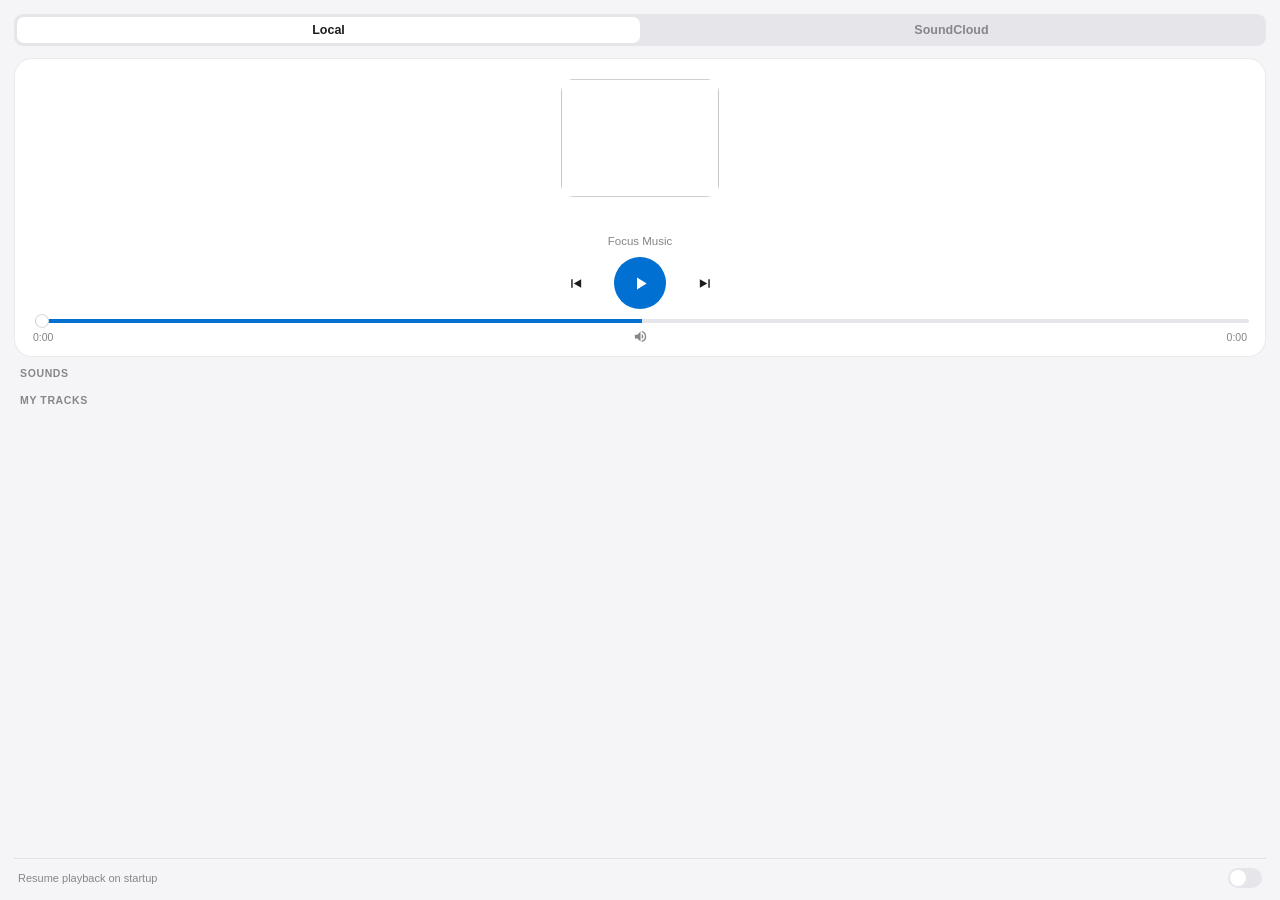
<file: music_player.html>
<!DOCTYPE html>
<!--
  SynapsePro — Focus Music player UI (Apple-style).
  Hosted in a QWebEngineView inside the music dialog (background_music.py).

  Bridge JS -> Python:  console.log('SYNAPSEPRO_MUSIC:' + JSON.stringify({a:...}))
  Python -> JS:         initMusic(payload) / musicState(s) / userTracks(list)
                        / scState(s) / applyColors(c)
-->
<html>
<head>
<meta charset="utf-8">
<style>
  :root{
    color-scheme:light;
    --accent:#0071D3; --accent-bright:#007AFF;
    --bg:#F5F5F7; --card:#FFFFFF; --border:rgba(0,0,0,0.08);
    --text:#1D1D1F; --muted:#86868B; --track:#E5E5EA;
  }
  html.dark{
    color-scheme:dark;
    --bg:#191919; --card:#2C2C2C; --border:rgba(255,255,255,0.09);
    --text:#E0E0E0; --muted:#AAAAAA; --track:#404040;
  }
  *{box-sizing:border-box;-webkit-user-select:none;user-select:none;}
  html,body{height:100%;margin:0;}
  body{
    font-family:-apple-system,BlinkMacSystemFont,"SF Pro Text","Segoe UI",Roboto,Helvetica,Arial,sans-serif;
    background:var(--bg);color:var(--text);font-size:13px;
    -webkit-font-smoothing:antialiased;overflow:hidden;
  }
  .wrap{display:flex;flex-direction:column;height:100%;padding:14px 14px 12px;}

  /* ── Segmented control ── */
  .seg{display:flex;background:var(--track);border-radius:9px;padding:3px;flex-shrink:0;}
  .seg button{
    flex:1;border:none;background:transparent;color:var(--muted);
    font:inherit;font-size:12.5px;font-weight:600;padding:6px 0;border-radius:7px;cursor:pointer;
  }
  .seg button.on{background:var(--card);color:var(--text);}
  .seg button:disabled{opacity:.4;cursor:default;}

  .panel{display:none;flex:1;min-height:0;flex-direction:column;}
  .panel.on{display:flex;}

  /* ── Local: player card (artwork + transport + bar in one box) ── */
  .pcard{
    background:var(--card);border:1px solid var(--border);border-radius:18px;
    padding:16px 14px 8px;margin-top:12px;flex-shrink:0;
  }
  .hero{flex-shrink:0;text-align:center;padding:0 0 2px;}
  .art{
    width:168px;height:126px;object-fit:cover;border-radius:14px;
    transition:transform .35s cubic-bezier(.3,1.4,.5,1);
  }
  .art.paused{transform:scale(0.94);}
  .title{font-size:15.5px;font-weight:700;letter-spacing:-0.01em;margin-top:11px;
    white-space:nowrap;overflow:hidden;text-overflow:ellipsis;}
  .sub{font-size:11.5px;color:var(--muted);margin-top:2px;}

  /* ── Transport ── */
  .transport{display:flex;align-items:center;justify-content:center;gap:22px;
    padding:8px 0 2px;flex-shrink:0;}
  .tbtn{
    border:none;background:transparent;color:var(--text);cursor:pointer;
    width:34px;height:34px;border-radius:50%;display:flex;align-items:center;justify-content:center;
    transition:background .15s;
  }
  .tbtn:hover{background:var(--track);}
  .tbtn svg{width:17px;height:17px;fill:currentColor;}
  .pbtn{
    width:52px;height:52px;border:none;border-radius:50%;cursor:pointer;
    background:var(--accent);color:#fff;display:flex;align-items:center;justify-content:center;
    transition:filter .15s, transform .1s;
  }
  .pbtn:hover{filter:brightness(1.08);}
  .pbtn:active{transform:scale(0.95);}
  .pbtn svg{width:21px;height:21px;fill:#fff;}

  /* ── Seek / volume bar ── */
  .volrow{display:flex;align-items:center;gap:9px;padding:4px 10px 10px;flex-shrink:0;}
  .volrow svg{width:14px;height:14px;fill:var(--muted);flex-shrink:0;}
  input[type=range]{
    -webkit-appearance:none;appearance:none;flex:1;height:4px;border-radius:2px;
    background:linear-gradient(to right, var(--accent) 0%, var(--accent) var(--fill,50%), var(--track) var(--fill,50%));
    outline:none;cursor:pointer;
  }
  input[type=range]::-webkit-slider-thumb{
    -webkit-appearance:none;width:14px;height:14px;border-radius:50%;background:#fff;
    border:1px solid rgba(0,0,0,0.15);
  }
  .barbox{padding:6px 4px 0;flex-shrink:0;}
  .barbox input[type=range]{width:100%;display:block;}
  .times{display:flex;align-items:center;justify-content:space-between;margin-top:1px;}
  .times span{font-size:10.5px;color:var(--muted);font-variant-numeric:tabular-nums;min-width:52px;}
  .times span:last-child{text-align:right;}
  .volbtn{
    border:none;background:transparent;color:var(--muted);cursor:pointer;
    padding:4px 6px;border-radius:7px;display:flex;align-items:center;justify-content:center;
  }
  .volbtn:hover{color:var(--text);}
  .volbtn.on{color:var(--accent);}
  .volbtn svg{width:15px;height:15px;fill:currentColor;}

  /* ── Sound grid ── */
  .scroll{flex:1;min-height:0;overflow-y:auto;padding:2px 2px 6px;}
  .scroll::-webkit-scrollbar{width:0;height:0;}
  .glabel{font-size:10.5px;font-weight:650;letter-spacing:0.06em;text-transform:uppercase;
    color:var(--muted);margin:8px 4px 7px;}
  .grid{display:grid;grid-template-columns:repeat(3,1fr);gap:9px;}
  .tile{cursor:pointer;text-align:center;}
  .tile img{
    width:100%;aspect-ratio:4/3;object-fit:cover;border-radius:12px;display:block;
    border:2px solid transparent;transition:transform .15s, border-color .15s;
  }
  .tile:hover img{transform:scale(1.04);}
  .tile.on img{border-color:var(--accent);}
  .tile span{display:block;font-size:10.5px;color:var(--muted);margin-top:4px;
    white-space:nowrap;overflow:hidden;text-overflow:ellipsis;}
  .tile.on span{color:var(--accent);font-weight:650;}

  /* ── User tracks ── */
  .ulist{margin-top:2px;}
  .urow{
    display:flex;align-items:center;gap:9px;padding:8px 10px;border-radius:10px;cursor:pointer;
    background:var(--card);border:1px solid var(--border);margin-bottom:6px;
  }
  .urow:hover{border-color:var(--accent);}
  .urow.on{border-color:var(--accent);}
  .urow .nm{flex:1;min-width:0;font-size:12.5px;font-weight:550;
    white-space:nowrap;overflow:hidden;text-overflow:ellipsis;}
  .urow.on .nm{color:var(--accent);}
  .urow .del{
    border:none;background:transparent;color:var(--muted);cursor:pointer;font-size:15px;
    line-height:1;padding:2px 4px;border-radius:5px;
  }
  .urow .del:hover{color:#ff453a;}
  .uadd{
    display:flex;align-items:center;justify-content:center;gap:6px;padding:8px;border-radius:10px;
    border:1.5px dashed var(--track);color:var(--muted);cursor:pointer;font-size:12px;font-weight:550;
  }
  .uadd:hover{border-color:var(--accent);color:var(--accent);}

  /* ── Footer (resume toggle) ── */
  .foot{display:flex;align-items:center;justify-content:space-between;
    padding:9px 4px 0;flex-shrink:0;border-top:1px solid var(--border);margin-top:6px;}
  .foot span{font-size:11px;color:var(--muted);}
  .sw{position:relative;width:34px;height:20px;flex-shrink:0;}
  .sw input{opacity:0;width:0;height:0;position:absolute;}
  .sw i{
    position:absolute;inset:0;background:var(--track);border-radius:20px;cursor:pointer;
    transition:background .2s;font-style:normal;
  }
  .sw i::before{
    content:"";position:absolute;width:16px;height:16px;left:2px;top:2px;background:#fff;
    border-radius:50%;transition:transform .2s;
  }
  .sw input:checked + i{background:var(--accent);}
  .sw input:checked + i::before{transform:translateX(14px);}

  /* ── SoundCloud panel ── */
  .pills{display:flex;flex-wrap:wrap;gap:6px;padding:12px 0 4px;flex-shrink:0;}
  .pill{
    border:1px solid var(--border);background:var(--card);color:var(--text);cursor:pointer;
    font:inherit;font-size:11.5px;font-weight:550;padding:6px 11px;border-radius:20px;
  }
  .pill:hover{border-color:var(--accent);color:var(--accent);}
  .pill.on{background:var(--accent);border-color:var(--accent);color:#fff;}
  .saved-pill{display:inline-flex;align-items:stretch;padding:0;overflow:hidden;cursor:default;}
  .saved-pill button{
    border:0;background:transparent;color:inherit;font:inherit;font-size:inherit;font-weight:inherit;
    cursor:pointer;min-width:0;
  }
  .saved-pill .saved-open{padding:6px 7px 6px 11px;max-width:160px;white-space:nowrap;overflow:hidden;text-overflow:ellipsis;}
  .saved-pill .saved-remove{
    width:25px;padding:0 7px 1px 5px;font-size:16px;font-weight:500;line-height:1;
    border-left:1px solid var(--border);opacity:.72;
  }
  .saved-pill.on .saved-remove{border-left-color:rgba(255,255,255,.28);}
  .saved-pill .saved-remove:hover{opacity:1;background:rgba(127,127,127,.14);}
  .urlrow{display:none;gap:6px;padding:4px 0;flex-shrink:0;}
  .urlrow.on{display:flex;}
  .urlrow input[type=text]{
    flex:1;border:1px solid var(--border);background:var(--card);color:var(--text);
    font:inherit;font-size:12px;border-radius:8px;padding:7px 10px;outline:none;
    -webkit-user-select:text;user-select:text;
  }
  .urlrow input[type=text]:focus{border-color:var(--accent);box-shadow:0 0 0 2px color-mix(in srgb,var(--accent) 14%,transparent);}
  .urlrow button{
    border:none;background:var(--accent);color:#fff;font:inherit;font-size:12px;font-weight:600;
    border-radius:8px;padding:0 14px;cursor:pointer;
  }
  .urlrow button:hover{filter:brightness(1.08);}
  .scnow{font-size:12px;color:var(--muted);text-align:center;padding:8px 6px 0;
    flex-shrink:0;min-height:18px;
    white-space:nowrap;overflow:hidden;text-overflow:ellipsis;}
  .schint{font-size:10.5px;color:var(--muted);opacity:.7;text-align:center;padding-top:2px;}
</style>
</head>
<body>
<div class="wrap">
  <div class="seg">
    <button id="seg-local" class="on">Local</button>
    <button id="seg-sc">SoundCloud</button>
  </div>

  <!-- ── LOCAL ─────────────────────────────── -->
  <div class="panel on" id="panel-local">
    <div class="pcard">
      <div class="hero">
        <img class="art paused" id="art" alt="">
        <div class="title" id="tr-title">&nbsp;</div>
        <div class="sub" id="tr-sub">Focus Music</div>
      </div>

      <div class="transport">
        <button class="tbtn" id="btn-prev" title="">
          <svg viewBox="0 0 24 24"><path d="M6 6h2v12H6zM20 6v12L9.5 12z"/></svg>
        </button>
        <button class="pbtn" id="btn-play" title="">
          <svg id="ic-play" viewBox="0 0 24 24"><path d="M8 5.14v13.72L19 12z"/></svg>
          <svg id="ic-pause" viewBox="0 0 24 24" style="display:none"><path d="M6 5h4v14H6zM14 5h4v14h-4z"/></svg>
        </button>
        <button class="tbtn" id="btn-next" title="">
          <svg viewBox="0 0 24 24"><path d="M16 6h2v12h-2zM4 6v12l10.5-6z"/></svg>
        </button>
      </div>

      <div class="barbox">
        <input type="range" id="bar" min="0" max="1000" value="0">
        <div class="times">
          <span id="t-l">0:00</span>
          <button class="volbtn" id="vol-btn" title="">
            <svg viewBox="0 0 24 24"><path d="M3 9v6h4l5 5V4L7 9H3zm13.5 3A4.5 4.5 0 0 0 14 8v8a4.5 4.5 0 0 0 2.5-4zM14 3.2v2.1a7 7 0 0 1 0 13.4v2.1a9 9 0 0 0 0-17.6z"/></svg>
          </button>
          <span id="t-r">0:00</span>
        </div>
      </div>
    </div>

    <div class="scroll">
      <div class="glabel" id="lbl-sounds">Sounds</div>
      <div class="grid" id="grid"></div>
      <div class="glabel" id="lbl-mytracks">My Tracks</div>
      <div class="ulist" id="ulist"></div>
    </div>

    <div class="foot">
      <span id="lbl-resume">Resume playback on startup</span>
      <label class="sw"><input type="checkbox" id="resume-toggle"><i></i></label>
    </div>
  </div>

  <!-- ── SOUNDCLOUD (chrome only; the widget itself is a Qt view below) ── -->
  <div class="panel" id="panel-sc">
    <div class="pills" id="sc-pills"></div>
    <div class="urlrow" id="sc-urlrow">
      <input type="text" id="sc-url" placeholder="https://soundcloud.com/...">
      <button id="sc-load">Add</button>
    </div>
    <div class="scnow" id="sc-now">SoundCloud</div>
    <div class="transport" id="sc-transport">
      <button class="tbtn" id="sc-prev">
        <svg viewBox="0 0 24 24"><path d="M6 6h2v12H6zM20 6v12L9.5 12z"/></svg>
      </button>
      <button class="pbtn" id="sc-play">
        <svg id="sc-ic-play" viewBox="0 0 24 24"><path d="M8 5.14v13.72L19 12z"/></svg>
        <svg id="sc-ic-pause" viewBox="0 0 24 24" style="display:none"><path d="M6 5h4v14H6zM14 5h4v14h-4z"/></svg>
      </button>
      <button class="tbtn" id="sc-next">
        <svg viewBox="0 0 24 24"><path d="M16 6h2v12h-2zM4 6v12l10.5-6z"/></svg>
      </button>
    </div>
    <div class="volrow">
      <svg viewBox="0 0 24 24"><path d="M3 9v6h4l5 5V4L7 9H3z"/></svg>
      <input type="range" id="sc-vol" min="0" max="100" value="50">
      <svg viewBox="0 0 24 24"><path d="M3 9v6h4l5 5V4L7 9H3zm13.5 3A4.5 4.5 0 0 0 14 8v8a4.5 4.5 0 0 0 2.5-4zM14 3.2v2.1a7 7 0 0 1 0 13.4v2.1a9 9 0 0 0 0-17.6z"/></svg>
    </div>
    <div class="schint" id="sc-hint">Player loads below</div>
  </div>
</div>

<script>
  var D = null;              // init payload
  var _cur = null;           // current track id
  var _playing = false;
  var _scUrl = "";
  var _pos = 0, _dur = 0;    // playback position / duration (ms)
  var _barMode = 'seek';     // 'seek' | 'vol'
  var _dragging = false;
  var _volVal = 50;
  var _volTimer = null;

  function send(o){ try{ console.log('SYNAPSEPRO_MUSIC:' + JSON.stringify(o)); }catch(e){} }
  function esc(s){return (s==null?'':String(s)).replace(/[&<>"]/g,function(c){return {'&':'&amp;','<':'&lt;','>':'&gt;','"':'&quot;'}[c];});}
  function el(id){ return document.getElementById(id); }
  function fmt(ms){
    var s = Math.max(0, Math.round(ms/1000));
    return Math.floor(s/60) + ':' + ('0' + (s%60)).slice(-2);
  }

  function applyColors(c){
    if(!c) return;
    var r = document.documentElement.style;
    function set(n,v){ if(v) r.setProperty(n,v); }
    set('--accent', c.accent); set('--accent-bright', c.accentBright);
    set('--bg', c.bg); set('--card', c.card); set('--border', c.border);
    set('--text', c.text); set('--muted', c.muted); set('--track', c.track);
  }
  window.applyColors = applyColors;

  function _sliderFill(inp){
    var max = +inp.max || 100;
    inp.style.setProperty('--fill', (100 * (+inp.value) / max) + '%');
  }

  /* ── Seek bar / volume toggle ── */
  function refreshBar(){
    if(_barMode !== 'seek' || _dragging) return;
    var b = el('bar');
    b.value = _dur > 0 ? Math.round(_pos / _dur * 1000) : 0;
    _sliderFill(b);
    el('t-l').textContent = fmt(_pos);
    el('t-r').textContent = fmt(_dur);
  }

  function enterVolMode(){
    _barMode = 'vol';
    el('vol-btn').classList.add('on');
    var b = el('bar');
    b.value = _volVal; b.max = 100;
    _sliderFill(b);
    el('t-l').textContent = (D && D.labels.volume) || 'Volume';
    el('t-r').textContent = _volVal + '%';
    bumpVolTimer();
  }

  function exitVolMode(){
    _barMode = 'seek';
    if(_volTimer){ clearTimeout(_volTimer); _volTimer = null; }
    el('vol-btn').classList.remove('on');
    el('bar').max = 1000;
    refreshBar();
  }

  function bumpVolTimer(){
    if(_volTimer) clearTimeout(_volTimer);
    _volTimer = setTimeout(exitVolMode, 3500);   // auto-return to the seek bar
  }

  /* Python push: playback position / duration changed */
  window.positionState = function(s){
    if(!s) return;
    if(s.pos !== undefined) _pos = s.pos;
    if(s.dur !== undefined) _dur = s.dur;
    refreshBar();
  };

  function _allTracks(){
    return (D.tracks || []).concat(D.userTracks || []);
  }
  function _findTrack(id){
    var all = _allTracks();
    for(var i=0;i<all.length;i++) if(all[i].id===id) return all[i];
    return all[0] || null;
  }

  function renderGrid(){
    el('grid').innerHTML = (D.tracks || []).map(function(t){
      return '<div class="tile' + (t.id===_cur?' on':'') + '" data-id="' + esc(t.id) + '">' +
        '<img src="' + esc(t.cover) + '" alt=""><span>' + esc(t.title) + '</span></div>';
    }).join('');
    Array.prototype.forEach.call(el('grid').children, function(n){
      n.addEventListener('click', function(){ send({a:'select', id:n.dataset.id}); });
    });
  }

  function renderUser(){
    var list = D.userTracks || [];
    el('lbl-mytracks').style.display = '';
    var html = list.map(function(t){
      return '<div class="urow' + (t.id===_cur?' on':'') + '" data-id="' + esc(t.id) + '">' +
        '<div class="nm">' + esc(t.title) + '</div>' +
        '<button class="del" title="' + esc(D.labels.removeTrack) + '">&#10005;</button></div>';
    }).join('');
    html += '<div class="uadd" id="uadd">+ ' + esc(D.labels.addTrack) + '</div>';
    el('ulist').innerHTML = html;
    Array.prototype.forEach.call(el('ulist').querySelectorAll('.urow'), function(n){
      n.addEventListener('click', function(e){
        if(e.target.classList.contains('del')){ send({a:'delTrack', id:n.dataset.id}); }
        else{ send({a:'select', id:n.dataset.id}); }
      });
    });
    el('uadd').addEventListener('click', function(){ send({a:'addTrack'}); });
  }

  function renderHero(){
    var t = _findTrack(_cur);
    if(!t) return;
    el('art').src = t.cover;
    el('tr-title').textContent = t.title;
  }

  function setPlaying(p){
    _playing = !!p;
    el('ic-play').style.display  = _playing ? 'none' : '';
    el('ic-pause').style.display = _playing ? '' : 'none';
    el('art').classList.toggle('paused', !_playing);
  }

  function markActive(){
    Array.prototype.forEach.call(document.querySelectorAll('.tile'), function(n){
      n.classList.toggle('on', n.dataset.id === _cur);
    });
    Array.prototype.forEach.call(document.querySelectorAll('.urow'), function(n){
      n.classList.toggle('on', n.dataset.id === _cur);
    });
  }

  /* Python push: playback / selection changed */
  window.musicState = function(s){
    if(!s) return;
    if(s.current !== undefined && s.current !== _cur){ _cur = s.current; renderHero(); markActive(); }
    if(s.playing !== undefined) setPlaying(s.playing);
  };

  /* Python push: user track list changed */
  window.userTracks = function(list){
    D.userTracks = list || [];
    renderUser(); markActive();
  };

  /* Python push: SoundCloud state */
  window.scState = function(s){
    if(!s) return;
    if(s.now !== undefined) el('sc-now').textContent = s.now || 'SoundCloud';
    if(s.playing !== undefined){
      el('sc-ic-play').style.display  = s.playing ? 'none' : '';
      el('sc-ic-pause').style.display = s.playing ? '' : 'none';
    }
    if(s.customStations !== undefined && D && D.sc){
      D.sc.customStations = s.customStations || [];
      renderStations();
    }
    if(s.url !== undefined){ _scUrl = s.url; markStations(); }
  };

  /* ── SoundCloud chrome ── */
  function markStations(){
    var known = false;
    Array.prototype.forEach.call(document.querySelectorAll('#sc-pills .pill'), function(n){
      var on = n.dataset.url === _scUrl;
      if(n.dataset.url !== '__custom__' && on) known = true;
      n.classList.toggle('on', on);
    });
    var cust = document.querySelector('#sc-pills .pill[data-url="__custom__"]');
    if(cust) cust.classList.toggle('on', !known);
    el('sc-urlrow').classList.toggle('on', !known);
    if(!known) el('sc-url').value = _scUrl;
  }

  function renderStations(){
    var pills = (D.sc.stations || []).map(function(s){
      return '<button class="pill" data-url="' + esc(s.url) + '">' + esc(s.label) + '</button>';
    }).join('');
    pills += (D.sc.customStations || []).map(function(s){
      return '<div class="pill saved-pill" data-url="' + esc(s.url) + '">' +
        '<button type="button" class="saved-open" title="' + esc(s.url) + '">' + esc(s.label) + '</button>' +
        '<button type="button" class="saved-remove" title="' + esc(D.labels.remove || 'Remove') +
        '" aria-label="' + esc(D.labels.remove || 'Remove') + '">&minus;</button></div>';
    }).join('');
    pills += '<button class="pill" data-url="__custom__">' + esc(D.labels.customUrl) + '</button>';
    el('sc-pills').innerHTML = pills;
    Array.prototype.forEach.call(el('sc-pills').children, function(n){
      var openStation = function(){
        if(n.dataset.url === '__custom__'){
          el('sc-url').value = '';
          el('sc-urlrow').classList.add('on');
          Array.prototype.forEach.call(document.querySelectorAll('#sc-pills .pill'), function(m){ m.classList.remove('on'); });
          n.classList.add('on');
          el('sc-url').focus();
        } else {
          _scUrl = n.dataset.url;
          markStations();
          send({a:'scStation', url:n.dataset.url});
        }
      };
      var openButton = n.querySelector && n.querySelector('.saved-open');
      var removeButton = n.querySelector && n.querySelector('.saved-remove');
      if(openButton) openButton.addEventListener('click', openStation);
      else n.addEventListener('click', openStation);
      if(removeButton) removeButton.addEventListener('click', function(e){
        e.stopPropagation();
        send({a:'scDeleteCustom', url:n.dataset.url});
      });
    });
    markStations();
  }

  function setMode(m){
    var sc = (m === 'sc');
    el('seg-local').classList.toggle('on', !sc);
    el('seg-sc').classList.toggle('on', sc);
    el('panel-local').classList.toggle('on', !sc);
    el('panel-sc').classList.toggle('on', sc);
  }

  /* ── init from Python ── */
  window.initMusic = function(d){
    try{
      D = d || {}; D.labels = D.labels || {}; D.sc = D.sc || {};
      document.documentElement.classList.toggle('dark', !!D.isDark);
      applyColors(D.colors);

      el('seg-local').textContent = D.labels.local || 'Local';
      el('seg-sc').textContent = 'SoundCloud';
      el('tr-sub').textContent = D.labels.subtitle || 'Focus Music';
      el('lbl-sounds').textContent = D.labels.sounds || 'Sounds';
      el('lbl-mytracks').textContent = D.labels.myTracks || 'My Tracks';
      el('lbl-resume').textContent = D.labels.resume || 'Resume playback on startup';
      el('btn-play').title = D.labels.play || '';
      el('btn-prev').title = D.labels.prev || '';
      el('btn-next').title = D.labels.next || '';
      el('vol-btn').title = D.labels.volume || 'Volume';
      el('btn-play').setAttribute('aria-label', D.labels.play || '');
      el('btn-prev').setAttribute('aria-label', D.labels.prev || '');
      el('btn-next').setAttribute('aria-label', D.labels.next || '');
      el('vol-btn').setAttribute('aria-label', D.labels.volume || 'Volume');
      el('sc-play').setAttribute('aria-label', D.labels.play || '');
      el('sc-prev').setAttribute('aria-label', D.labels.prev || '');
      el('sc-next').setAttribute('aria-label', D.labels.next || '');
      el('sc-load').textContent = D.labels.add || 'Add';
      el('sc-hint').textContent = D.labels.scHint || '';
      if(D.sc.enabled === false){
        el('seg-sc').disabled = true;
        el('seg-sc').title = D.labels.scUnavailable || '';
      }

      var st = D.state || {};
      _cur = st.current || (D.tracks && D.tracks[0] && D.tracks[0].id) || null;
      _volVal = st.volume != null ? st.volume : 50;
      el('sc-vol').value = st.scVolume != null ? st.scVolume : _volVal;
      _sliderFill(el('sc-vol'));
      el('resume-toggle').checked = (st.resume !== false);
      _scUrl = D.sc.url || '';
      refreshBar();

      renderGrid(); renderUser(); renderHero(); renderStations(); markStations();
      setPlaying(!!st.playing);
      window.scState({playing: !!D.sc.playing, now: D.sc.now || 'SoundCloud'});
      setMode(st.mode === 'soundcloud' ? 'sc' : 'local');
    }catch(e){ send({a:'err', m:String(e)}); }
  };

  /* ── wiring ── */
  el('seg-local').addEventListener('click', function(){ setMode('local'); send({a:'mode', m:'local'}); });
  el('seg-sc').addEventListener('click', function(){ if(!this.disabled){ setMode('sc'); send({a:'mode', m:'soundcloud'}); } });
  el('btn-play').addEventListener('click', function(){ send({a: _playing ? 'pause' : 'play'}); });
  el('btn-prev').addEventListener('click', function(){ send({a:'step', d:-1}); });
  el('btn-next').addEventListener('click', function(){ send({a:'step', d:1}); });
  el('resume-toggle').addEventListener('change', function(){ send({a:'resume', on:this.checked}); });

  el('vol-btn').addEventListener('click', function(){
    if(_barMode === 'vol') exitVolMode(); else enterVolMode();
  });
  el('bar').addEventListener('input', function(){
    _sliderFill(this);
    if(_barMode === 'vol'){
      _volVal = +this.value;
      el('t-r').textContent = _volVal + '%';
      send({a:'volume', v:_volVal});
      bumpVolTimer();
    } else {
      _dragging = true;
      el('t-l').textContent = fmt(_dur * (+this.value) / 1000);
    }
  });
  el('bar').addEventListener('change', function(){
    if(_barMode === 'seek'){
      _dragging = false;
      if(_dur > 0) send({a:'seek', ms: Math.round(_dur * (+this.value) / 1000)});
    }
  });

  el('sc-play').addEventListener('click', function(){ send({a:'sc', cmd:'toggle'}); });
  el('sc-prev').addEventListener('click', function(){ send({a:'sc', cmd:'prev'}); });
  el('sc-next').addEventListener('click', function(){ send({a:'sc', cmd:'next'}); });
  el('sc-vol').addEventListener('input', function(){ _sliderFill(this); send({a:'scVolume', v:+this.value}); });
  el('sc-load').addEventListener('click', function(){ send({a:'scCustom', url: el('sc-url').value.trim()}); });
  el('sc-url').addEventListener('keydown', function(e){ if(e.key==='Enter') el('sc-load').click(); });

  document.addEventListener('DOMContentLoaded', function(){ send({a:'ready'}); });
</script>
</body>
</html>
</file>
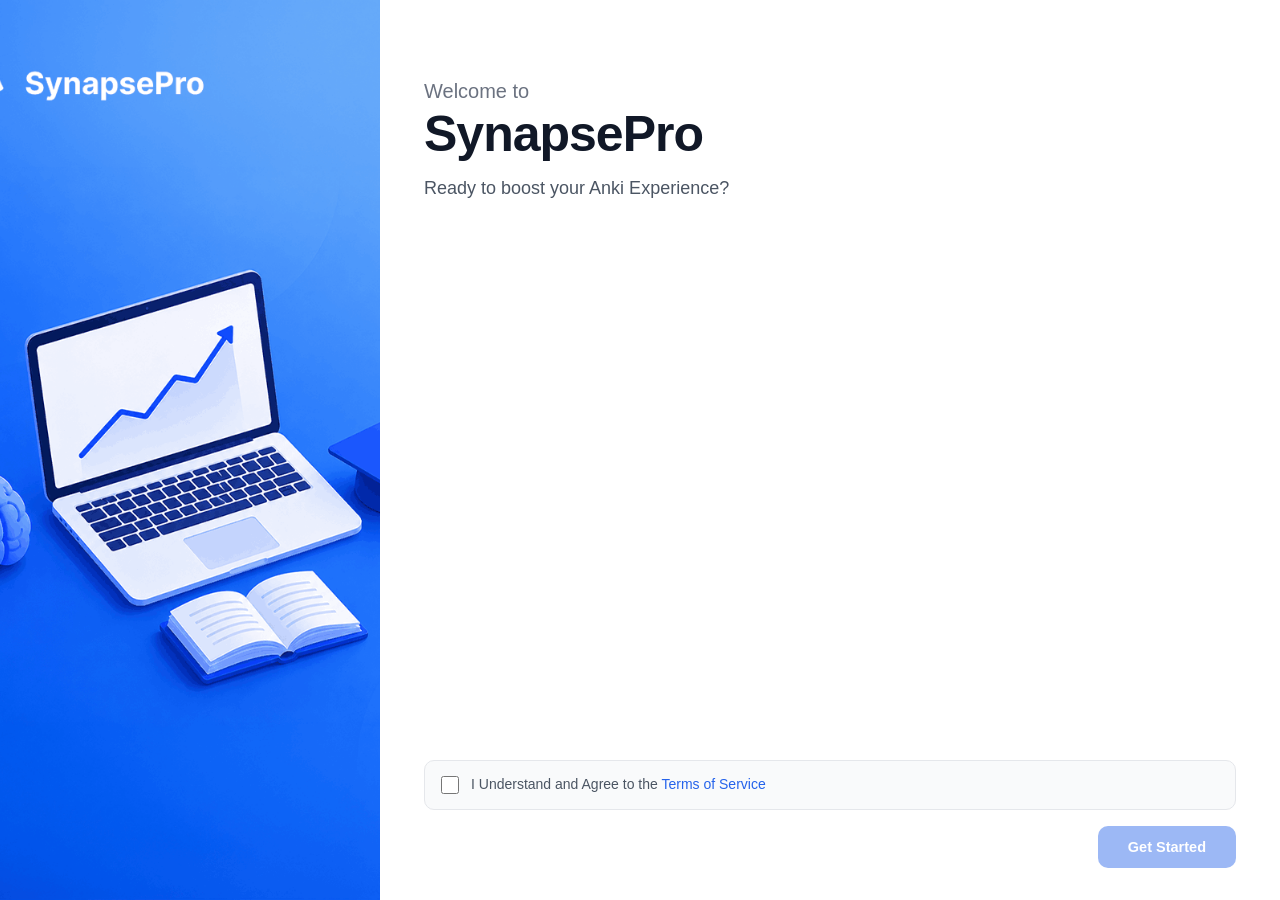
<file: onboarding/onboarding.html>
<!DOCTYPE html>
<html lang="en">
<head>
<meta charset="UTF-8">
<meta name="viewport" content="width=device-width, initial-scale=1.0">
<title>SynapsePro Onboarding</title>
<style>
/* ── Reset ── */
*, *::before, *::after { box-sizing: border-box; margin: 0; padding: 0; }

body {
  font-family: -apple-system, BlinkMacSystemFont, "Segoe UI", Inter, sans-serif;
  background: #fff;
  margin: 0;
  padding: 0;
  width: 100vw;
  height: 100vh;
  overflow: hidden;
}

/* ── Dialog Shell — fills the entire Qt window ── */
.dialog {
  width: 100%;
  height: 100%;
  background: #fff;
  border-radius: 0;
  box-shadow: none;
  display: flex;
  position: relative;
  overflow: hidden;
}

/* ── Screens ── */
.screen { display: none; width: 100%; height: 100%; position: relative; }
.screen.active { display: flex; }

/* ══════════════════════════════════
   LEFT PANEL
══════════════════════════════════ */
.left-panel {
  width: 380px;
  min-width: 380px;
  position: relative;
  overflow: hidden;
  flex-shrink: 0;
  background: #2563EB; 
}

/* Slim left panel for inner screens */
.left-panel.slim {
  width: 280px;
  min-width: 280px;
}

/* ── BILDER KLASSEN ── */
.left-img {
  position: absolute;
  inset: 0;
  width: 100%;
  height: 100%;
  object-fit: cover;
  z-index: 1;
}

.tip-img {
  width: 100%;
  max-width: 580px; /* BILD VERGRÖSSERT (vorher 440px) */
  height: 220px;    /* BILD VERGRÖSSERT (vorher 160px) */
  object-fit: cover;
  border-radius: 14px;
  margin-bottom: 0;
  display: block;
  box-shadow: 0 4px 12px rgba(0,0,0,0.08); /* Leichtes Styling für das größere Bild */
}

.support-img {
  width: 100%;
  max-width: 500px;
  height: 100px;
  object-fit: cover;
  border-radius: 12px;
  margin-bottom: 14px;
  flex-shrink: 0;
  display: block;
}

/* ══════════════════════════════════
   RIGHT PANEL
══════════════════════════════════ */
.right-panel {
  flex: 1;
  display: flex;
  flex-direction: column;
  padding: 36px 44px 90px;
  overflow-y: auto;
  position: relative;
}

/* ── Progress Bar ── */
.progress-wrap {
  display: flex;
  align-items: center;
  gap: 8px;
  margin-bottom: 28px;
  flex-shrink: 0;
}
.progress-track {
  flex: 1;
  height: 8px;
  background: #e5e7eb;
  border-radius: 99px;
  overflow: hidden;
}
.progress-fill {
  height: 100%;
  background: #2563EB;
  border-radius: 99px;
  transition: width 0.5s cubic-bezier(0.4,0,0.2,1);
}
.progress-label {
  font-size: 12px;
  color: #9ca3af;
  font-weight: 500;
  flex-shrink: 0;
  min-width: 32px;
  text-align: right;
}

/* ── Typography ── */
.welcome-eyebrow {
  font-size: 20px;
  color: #6b7280;
  font-weight: 400;
  margin-bottom: 6px;
}
h1.brand {
  font-size: 50px;
  font-weight: 600;
  color: #111827;
  letter-spacing: -1px;
  line-height: 1;
  margin-bottom: 16px;
}
.welcome-tagline {
  font-size: 18px;
  color: #4b5563;
  margin-bottom: 0;
  line-height: 1.5;
}
h2.screen-title {
  font-size: 24px;
  font-weight: 800;
  color: #111827;
  letter-spacing: -0.3px;
  margin-bottom: 24px;
  line-height: 1.2;
}
.screen-subtitle {
  font-size: 14px;
  color: #9ca3af;
  text-align: center;
  margin-top: 2px;
  margin-bottom: 22px;
}

/* ── Option grids ── */
.option-grid {
  display: grid;
  gap: 14px;
}
.option-grid.cols-3 { grid-template-columns: repeat(3, 1fr); }
.option-grid.cols-2 { grid-template-columns: repeat(2, 1fr); }

.opt {
  padding: 20px 16px;
  border: 1.5px solid #e5e7eb;
  border-radius: 10px;
  background: #fff;
  font-size: 14.5px;
  font-weight: 500;
  color: #374151;
  cursor: pointer;
  text-align: center;
  line-height: 1.3;
  transition: border-color 0.12s, background 0.12s, color 0.12s;
  user-select: none;
  display: flex;
  align-items: center;
  justify-content: center;
  min-height: 58px;
}
.opt:hover { border-color: #93c5fd; background: #f0f9ff; }
.opt.selected {
  border-color: #2563EB;
  border-width: 2px;
  background: #eff6ff;
  color: #1d4ed8;
  font-weight: 600;
}

/* ── Theme cards ── */
.theme-grid {
  display: grid;
  grid-template-columns: repeat(3, 1fr);
  gap: 20px;
  max-width: 460px; /* BILDER VERKLEINERT (vorher 680px) */
  margin: 0 auto;
}
.theme-card {
  border: 2px solid transparent;
  border-radius: 14px;
  background: #f9fafb;
  padding: 0; 
  cursor: pointer;
  display: flex;
  flex-direction: column;
  align-items: center;
  justify-content: center;
  aspect-ratio: 1 / 1;
  transition: border-color 0.12s, transform 0.12s;
  user-select: none;
  overflow: hidden; 
  box-shadow: 0 4px 6px -1px rgba(0, 0, 0, 0.1);
}
.theme-card:hover { 
  transform: translateY(-2px);
  box-shadow: 0 10px 15px -3px rgba(0, 0, 0, 0.1);
}
.theme-card:focus-visible { outline: 3px solid #60a5fa; outline-offset: 2px; }
.theme-card.selected {
  border-color: #2563EB;
}
.theme-img {
  width: 100%;
  height: 100%;
  object-fit: cover;
  display: block;
}

/* ── ToS row ── */
.tos-row {
  display: flex;
  align-items: center;
  gap: 12px;
  margin-top: auto;
  margin-bottom: 0;
  padding: 14px 16px;
  background: #f9fafb;
  border: 1.5px solid #e5e7eb;
  border-radius: 10px;
}
.tos-row input[type="checkbox"] {
  width: 18px; height: 18px;
  accent-color: #2563EB;
  cursor: pointer;
  flex-shrink: 0;
}
.tos-row label {
  font-size: 14px;
  color: #4b5563;
  cursor: pointer;
  line-height: 1.4;
}
.tos-row a { color: #2563EB; text-decoration: none; }
.tos-row a:hover { text-decoration: underline; }

/* ── Bottom row ── */
.bottom-row {
  position: absolute;
  bottom: 32px;
  right: 44px;
  display: flex;
  justify-content: flex-end;
  z-index: 100;
}

/* ── CTA Button ── */
.btn-cta {
  background: #2563EB;
  color: #fff;
  border: none;
  border-radius: 10px;
  font-size: 14.5px;
  font-weight: 600;
  padding: 13px 30px;
  cursor: pointer;
  transition: background 0.15s, opacity 0.15s;
  white-space: nowrap;
}
.btn-cta:hover:not(:disabled) { background: #1d4ed8; }
.btn-cta:disabled {
  opacity: 0.45;
  cursor: default;
}

/* ══════════════════════════════════
   FULL-WIDTH SCREENS (no left panel)
══════════════════════════════════ */
.screen.full-width { flex-direction: column; }
.screen.full-width .right-panel {
  padding: 40px 80px 90px;
}
.screen.full-width h2.screen-title {
  text-align: center;
}

/* ══════════════════════════════════
   SETTINGS TIP SCREEN
══════════════════════════════════ */
.tip-body {
  display: flex;
  flex-direction: column;
  align-items: center;
  gap: 0;
  flex: 1;
}
.tip-text {
  font-size: 15px;
  color: #4b5563;
  text-align: center;
  line-height: 1.65;
  max-width: 420px;
  margin-bottom: 22px;
}

/* ══════════════════════════════════
   SUPPORT / LAST SCREEN
══════════════════════════════════ */
.support-content {
  display: flex;
  flex-direction: column;
  align-items: center;
  text-align: center;
  flex: 1;
}
.support-content h2 {
  font-size: 28px;
  font-weight: 800;
  color: #111827;
  margin-bottom: 20px;
  letter-spacing: -0.3px;
}

/* Grau hinterlegte Box für den Text */
.support-text-box {
  background: #f3f4f6;
  border-radius: 16px;
  padding: 24px 28px;
  margin-bottom: 24px;
  max-width: 540px;
  border: 1px solid #e5e7eb;
}
.support-p {
  font-size: 15px;
  color: #4b5563;
  line-height: 1.65;
  margin-bottom: 12px;
}
.support-p:last-child {
  margin-bottom: 0;
}
.support-p strong { color: #111827; font-weight: 700; }

/* ── Loading bar ── */
.loading-wrap {
  width: 100%;
  max-width: 540px; 
  margin-top: 16px;
  margin-bottom: 0;
}
.loading-label {
  font-size: 14px; 
  color: #9ca3af;
  font-weight: 500;
  text-align: left;
  margin-bottom: 8px;
  transition: color 0.3s;
}
.loading-label.done { color: #16a34a; font-weight: 600; }
.loading-track {
  height: 10px; 
  background: #e5e7eb;
  border-radius: 99px;
  overflow: hidden;
}
.loading-fill {
  height: 100%;
  background: linear-gradient(90deg, #2563EB, #60a5fa);
  border-radius: 99px;
  width: 0%;
  transition: width 0.3s ease;
}
.loading-fill.done { background: #16a34a; }

/* Dev nav removed — was prototype-only */

/* ══════════════════════════════════
   TERMS OF SERVICE MODAL
══════════════════════════════════ */
.tos-overlay {
  display: none;
  position: fixed;
  inset: 0;
  background: rgba(0, 0, 0, 0.45);
  z-index: 1000;
  align-items: center;
  justify-content: center;
  backdrop-filter: blur(3px);
}
.tos-overlay.open { display: flex; }

.tos-modal {
  background: #fff;
  border-radius: 16px;
  width: 560px;
  max-width: 92vw;
  max-height: 80vh;
  display: flex;
  flex-direction: column;
  box-shadow: 0 24px 64px rgba(0,0,0,0.22);
  overflow: hidden;
}
.tos-modal-header {
  display: flex;
  align-items: center;
  justify-content: space-between;
  padding: 20px 24px 16px;
  border-bottom: 1px solid #f3f4f6;
  flex-shrink: 0;
}
.tos-modal-header h3 {
  font-size: 17px;
  font-weight: 700;
  color: #111827;
  letter-spacing: -0.2px;
}
.tos-close {
  width: 30px; height: 30px;
  border-radius: 50%;
  border: none;
  background: #f3f4f6;
  color: #6b7280;
  font-size: 16px;
  cursor: pointer;
  display: flex; align-items: center; justify-content: center;
  line-height: 1;
  transition: background 0.12s;
  flex-shrink: 0;
}
.tos-close:hover { background: #e5e7eb; color: #111827; }
.tos-modal-body {
  overflow-y: auto;
  padding: 20px 24px 28px;
  flex: 1;
}
.tos-modal-body h4 {
  font-size: 13px;
  font-weight: 700;
  color: #111827;
  margin-top: 18px;
  margin-bottom: 6px;
  text-transform: uppercase;
  letter-spacing: 0.4px;
}
.tos-modal-body h4:first-child { margin-top: 0; }
.tos-modal-body p {
  font-size: 13.5px;
  color: #4b5563;
  line-height: 1.65;
  margin-bottom: 4px;
}
.tos-modal-body ul {
  margin: 6px 0 4px 18px;
  padding: 0;
}
.tos-modal-body ul li {
  font-size: 13.5px;
  color: #4b5563;
  line-height: 1.65;
  margin-bottom: 2px;
}
.tos-last-updated {
  font-size: 11px;
  color: #9ca3af;
  margin-bottom: 18px;
  display: block;
}

/* Anki night mode. Screenshots keep their original colours, while every
   interactive surface and text colour receives a dark counterpart. */
html.dark { color-scheme: dark; }
html.dark body, html.dark .dialog { background: #1f2329; color: #f3f4f6; }
html.dark .right-panel { background: #1f2329; }
html.dark h1.brand, html.dark h2.screen-title, html.dark .support-content h2,
html.dark .support-p strong, html.dark .tos-modal-header h3,
html.dark .tos-modal-body h4 { color: #f3f4f6; }
html.dark .welcome-eyebrow, html.dark .welcome-tagline, html.dark .tip-text,
html.dark .support-p, html.dark .tos-row label, html.dark .tos-modal-body p,
html.dark .tos-modal-body ul li { color: #cbd5e1; }
html.dark .screen-subtitle, html.dark .progress-label,
html.dark .loading-label, html.dark .tos-last-updated { color: #94a3b8; }
html.dark .progress-track, html.dark .loading-track { background: #374151; }
html.dark .opt { background: #282e38; border-color: #4b5563; color: #e5e7eb; }
html.dark .opt:hover { background: #243349; border-color: #60a5fa; }
html.dark .opt.selected { background: #1e3a5f; border-color: #60a5fa; color: #bfdbfe; }
html.dark .theme-card { background: #282e38; box-shadow: 0 4px 12px rgba(0,0,0,.35); }
html.dark .theme-card.selected { border-color: #60a5fa; }
html.dark .tos-row, html.dark .support-text-box { background: #282e38; border-color: #4b5563; }
html.dark .tos-modal { background: #242a33; box-shadow: 0 24px 64px rgba(0,0,0,.55); }
html.dark .tos-modal-header { border-color: #3b4350; }
html.dark .tos-close { background: #343c48; color: #cbd5e1; }
html.dark .tos-close:hover { background: #46505f; color: #fff; }
html.dark .tos-row a { color: #93c5fd; }
</style>
<script>
  if (window.matchMedia && window.matchMedia('(prefers-color-scheme: dark)').matches) {
    document.documentElement.classList.add('dark');
  }
</script>
</head>
<body>

<div class="dialog" id="dialog">

  <!-- ═══════════════════════════════════════
       SCREEN 0 — Welcome
  ═══════════════════════════════════════ -->
  <div class="screen active" id="screen-0">
    <div class="left-panel">
      <!-- BILD 1 -->
      <img src="img_welcome.png" class="left-img" alt="">
    </div>
    <div class="right-panel" style="justify-content:flex-start; padding-top: 80px;">
      <p class="welcome-eyebrow" data-i18n="welcomeTo">Welcome to</p>
      <h1 class="brand">SynapsePro</h1>
      <p class="welcome-tagline" data-i18n="welcomeSub">Ready to boost your Anki Experience?</p>
      
      <div class="tos-row">
        <input type="checkbox" id="tos-check">
        <label for="tos-check"><span data-i18n="tosText">I Understand and Agree to the</span> <a href="#" onclick="openTos(event)" data-i18n="tosLink">Terms of Service</a></label>
      </div>
    </div>
    <div class="bottom-row">
      <button class="btn-cta" id="btn-welcome" disabled onclick="goTo(1)" data-i18n="getStarted">Get Started</button>
    </div>
  </div>

  <!-- ═══════════════════════════════════════
       SCREEN 1 — Language
  ═══════════════════════════════════════ -->
  <div class="screen" id="screen-1">
    <div class="left-panel slim">
      <!-- SIDEBAR BILD 1 -->
      <img src="img_sidebar_1.png" class="left-img" alt="">
    </div>
    <div class="right-panel">
      <div class="progress-wrap">
        <div class="progress-track"><div class="progress-fill" style="width:16%"></div></div>
        <div class="progress-label">1 / 6</div>
      </div>
      <h2 class="screen-title" data-i18n="chooseLanguage">Choose Your Language</h2>
      <div class="option-grid cols-3" >
        <button class="opt" data-lang="en"  onclick="selectLang(this)">English</button>
        <button class="opt" data-lang="de"  onclick="selectLang(this)">Deutsch</button>
        <button class="opt" data-lang="es"  onclick="selectLang(this)">Español</button>
        <button class="opt" data-lang="pt"  onclick="selectLang(this)">Português</button>
        <button class="opt" data-lang="vi"  onclick="selectLang(this)">Tiếng Việt</button>
        <button class="opt" data-lang="fr"  onclick="selectLang(this)">Français</button>
        <button class="opt" data-lang="hi"  onclick="selectLang(this)">हिन्दी</button>
        <button class="opt" data-lang="ko"  onclick="selectLang(this)">한국어</button>
        <button class="opt" data-lang="zh"  onclick="selectLang(this)">中文</button>
      </div>
    </div>
    <div class="bottom-row">
      <button class="btn-cta" id="btn-next-1" disabled onclick="goTo(2)" data-i18n="continue">Continue</button>
    </div>
  </div>

  <!-- ═══════════════════════════════════════
       SCREEN 2 — Who Are You?
  ═══════════════════════════════════════ -->
  <div class="screen" id="screen-2">
    <div class="left-panel slim">
      <!-- SIDEBAR BILD 2 -->
      <img src="img_sidebar_2.png" class="left-img" alt="">
    </div>
    <div class="right-panel">
      <div class="progress-wrap">
        <div class="progress-track"><div class="progress-fill" style="width:33%"></div></div>
        <div class="progress-label">2 / 6</div>
      </div>
      <h2 class="screen-title" data-i18n="whoAreYou">Who Are You?</h2>
      <div class="option-grid cols-2" >
        <button class="opt" data-group="role" data-value="medical"    onclick="selectOpt(this)" data-i18n="medicalStudent">Medical Student</button>
        <button class="opt" data-group="role" data-value="law"        onclick="selectOpt(this)" data-i18n="lawStudent">Law Student</button>
        <button class="opt" data-group="role" data-value="highschool" onclick="selectOpt(this)" data-i18n="highschoolStudent">High School Student</button>
        <button class="opt" data-group="role" data-value="programmer" onclick="selectOpt(this)" data-i18n="programmer">Programmer</button>
        <button class="opt" data-group="role" data-value="language"   onclick="selectOpt(this)" data-i18n="languageLearner">Language Learner</button>
        <button class="opt" data-group="role" data-value="other"      onclick="selectOpt(this)" data-i18n="other">Other</button>
      </div>
    </div>
    <div class="bottom-row">
      <button class="btn-cta" id="btn-next-2" disabled onclick="goTo(3)" data-i18n="continue">Continue</button>
    </div>
  </div>

  <!-- ═══════════════════════════════════════
       SCREEN 3 — Where did you find out?
  ═══════════════════════════════════════ -->
  <div class="screen" id="screen-3">
    <div class="left-panel slim">
      <!-- SIDEBAR BILD 3 -->
      <img src="img_sidebar_3.png" class="left-img" alt="">
    </div>
    <div class="right-panel">
      <div class="progress-wrap">
        <div class="progress-track"><div class="progress-fill" style="width:50%"></div></div>
        <div class="progress-label">3 / 6</div>
      </div>
      <h2 class="screen-title" data-i18n="whereDidYouFind">Where did you find out about SynapsePro?</h2>
      <div class="option-grid cols-3" >
        <button class="opt" data-group="source" data-value="ankiStore"   onclick="selectOpt(this)" data-i18n="ankiStore">Anki Add-On Store</button>
        <button class="opt" data-group="source" data-value="friends"     onclick="selectOpt(this)" data-i18n="friends">Friends</button>
        <button class="opt" data-group="source" data-value="google"      onclick="selectOpt(this)" data-i18n="google">Google</button>
        <button class="opt" data-group="source" data-value="socialMedia" onclick="selectOpt(this)" data-i18n="socialMedia">Social Media</button>
        <button class="opt" data-group="source" data-value="chatgptAI"   onclick="selectOpt(this)" data-i18n="chatgptAI">ChatGPT / AI</button>
        <button class="opt" data-group="source" data-value="reddit"      onclick="selectOpt(this)" data-i18n="reddit">Reddit</button>
        <button class="opt" data-group="source" data-value="other"       onclick="selectOpt(this)" data-i18n="other">Other</button>
      </div>
    </div>
    <div class="bottom-row">
      <button class="btn-cta" id="btn-next-3" disabled onclick="goTo(4)" data-i18n="continue">Continue</button>
    </div>
  </div>

  <!-- ═══════════════════════════════════════
       SCREEN 4 — Theme
  ═══════════════════════════════════════ -->
  <div class="screen full-width" id="screen-4">
    <div class="right-panel">
      <div class="progress-wrap">
        <div class="progress-track"><div class="progress-fill" style="width:66%"></div></div>
        <div class="progress-label">4 / 6</div>
      </div>
      <h2 class="screen-title" data-i18n="whichTheme">Which Theme Do You Choose?</h2>
      <p class="screen-subtitle" data-i18n="changeThemeLater">You can change it later in the settings.</p>
      
      <!-- HIER KOMMEN DEINE 6 THEME BILDER REIN -->
      <div class="theme-grid">
        <button type="button" class="theme-card" data-group="theme" data-theme-index="0" onclick="selectTheme(this)">
          <img src="img_theme_1.png" class="theme-img" alt="">
        </button>
        <button type="button" class="theme-card" data-group="theme" data-theme-index="1" onclick="selectTheme(this)">
          <img src="img_theme_2.png" class="theme-img" alt="">
        </button>
        <button type="button" class="theme-card" data-group="theme" data-theme-index="2" onclick="selectTheme(this)">
          <img src="img_theme_3.png" class="theme-img" alt="">
        </button>
        <button type="button" class="theme-card" data-group="theme" data-theme-index="3" onclick="selectTheme(this)">
          <img src="img_theme_4.png" class="theme-img" alt="">
        </button>
        <button type="button" class="theme-card" data-group="theme" data-theme-index="4" onclick="selectTheme(this)">
          <img src="img_theme_5.png" class="theme-img" alt="">
        </button>
        <button type="button" class="theme-card" data-group="theme" data-theme-index="5" onclick="selectTheme(this)">
          <img src="img_theme_6.png" class="theme-img" alt="">
        </button>
      </div>
    </div>
    <div class="bottom-row">
      <button class="btn-cta" id="btn-next-4" disabled onclick="goTo(5)" data-i18n="continue">Continue</button>
    </div>
  </div>

  <!-- ═══════════════════════════════════════
       SCREEN 5 — Settings Tip
  ═══════════════════════════════════════ -->
  <div class="screen full-width" id="screen-5">
    <div class="right-panel" style="align-items:center;">
      <div class="progress-wrap" style="width:100%;">
        <div class="progress-track"><div class="progress-fill" style="width:83%"></div></div>
        <div class="progress-label">5 / 6</div>
      </div>
      <div class="tip-body">
        <h2 class="screen-title" style="text-align:center;" data-i18n="settingsTipTitle">Find Your Settings</h2>
        <p class="tip-text" data-i18n="settingsTipText">
          You can find all settings by clicking on the <strong>SynapsePro logo</strong> in the top-left corner of the Anki interface.
        </p>
        
        <img src="img_settings_tip.png" class="tip-img" alt="">
      </div>
    </div>
    <div class="bottom-row">
      <button class="btn-cta" onclick="goTo(6); startLoading();" data-i18n="continue">Continue</button>
    </div>
  </div>

  <!-- ═══════════════════════════════════════
       SCREEN 6 — Support My Project
  ═══════════════════════════════════════ -->
  <div class="screen full-width" id="screen-6">
    <div class="right-panel" style="align-items:center;">
      <div class="progress-wrap" style="width:100%;">
        <div class="progress-track"><div class="progress-fill" style="width:100%"></div></div>
        <div class="progress-label" style="color:#16a34a; font-weight:600;">✓</div>
      </div>
      <div class="support-content">
        <h2 data-i18n="supportTitle">Support My Project!</h2>
        
        <!-- NEUE GRAUE BOX FÜR DEN TEXT -->
        <div class="support-text-box">
          <p class="support-p" data-i18n="supportText1">
            Please keep in mind that this project was developed by one person to improve
            everyone's Anki experience. Bugs and occasional errors may occur.
          </p>
          <p class="support-p">
            <strong><span data-i18n="supportText2">Please support this Project with a thumbs up on AnkiWeb if you like it.
            This is the only motivation for me to further improve this Add-On and
            keep updating it.</span></strong> <span data-i18n="thankYou">Thank you!</span>
          </p>
        </div>

        <img src="img_support.png" class="support-img" alt="">

        <!-- Loading bar -->
        <div class="loading-wrap">
          <div class="loading-label" id="loading-label" data-i18n="preparingAddon">Preparing your SynapsePro...</div>
          <div class="loading-track">
            <div class="loading-fill" id="loading-fill"></div>
          </div>
        </div>
      </div>
    </div>
    <div class="bottom-row">
      <button class="btn-cta" id="btn-start" disabled onclick="finish()" data-i18n="start">Start</button>
    </div>
  </div>

</div><!-- /dialog -->

<!-- ═══════════════════════════════════════
     TERMS OF SERVICE MODAL
═══════════════════════════════════════ -->
<div class="tos-overlay" id="tos-overlay" onclick="closeTosOnOverlay(event)">
  <div class="tos-modal">
    <div class="tos-modal-header">
      <h3 id="tos-title">Terms of Service &amp; Privacy Notice</h3>
      <button class="tos-close" onclick="closeTos()" aria-label="Close" data-i18n-aria="close">✕</button>
    </div>
    <div class="tos-modal-body" id="tos-content">
      <span class="tos-last-updated" id="tos-updated">Last updated: July 2026</span>

      <h4>1. Acceptance of Terms</h4>
      <p>By installing and using SynapsePro ("the Add-On"), you agree to these Terms of Service. If you do not agree, please uninstall the Add-On.</p>

      <h4>2. Software Provided "As Is"</h4>
      <p>SynapsePro is a free, independently developed add-on provided without any warranty of any kind — express or implied. The developer makes no guarantees regarding functionality, reliability, accuracy, or fitness for a particular purpose.</p>
      <p>The developer is not liable for any data loss, errors, bugs, crashes, interruptions, or any other damages that may arise from using this software. <strong>You use it at your own risk.</strong></p>

      <h4>3. Information Collected During Setup</h4>
      <p>During the initial setup, SynapsePro asks you a few short questions and collects the information listed below. <strong>Answering these questions is required in order to use SynapsePro.</strong> The Add-On needs your answers to configure and personalize itself for you — for example, if you select "Medical Student", SynapsePro will show you medicine-related daily facts and content tailored to that category.</p>
      <ul>
        <li>Selected interface language</li>
        <li>User category (e.g. Medical Student, Programmer)</li>
        <li>How you found out about SynapsePro</li>
        <li>Selected color theme</li>
        <li>Add-On and Anki version numbers</li>
      </ul>
      <p>This information is also transmitted to the developer and stored in a database hosted by Supabase, the developer's hosting provider, which processes the data solely on the developer's behalf. The developer needs it to set up and maintain the Add-On, to understand how SynapsePro is actually used, and to continuously improve the project and decide which features to prioritize next.</p>
      <p>No directly identifying personal data — such as your name, email address, Anki card contents, learning statistics, login credentials, or device identifiers — is collected or linked to your answers.</p>

      <h4>4. How Your Data Is Used</h4>
      <p>Your answers are used for two purposes: (1) to configure and personalize SynapsePro for you, and (2) to help the developer understand which features and languages are most useful and how to prioritize future improvements to the Add-On.</p>
      <p><strong>Your data is never sold, shared with, or passed on to any third parties for their own purposes.</strong> It is stored exclusively in the developer's database at Supabase (the hosting provider), which acts only as a technical service provider on the developer's behalf.</p>

      <h4>5. No Account Required</h4>
      <p>SynapsePro does not require you to create an account. No login credentials, email addresses, or personal identifiers are ever collected.</p>

      <h4>6. Open Source &amp; Transparency</h4>
      <p>The Add-On is distributed through the Anki Add-On platform. You are free to inspect its source code at any time. No hidden data collection beyond what is described here takes place.</p>

      <h4>7. Changes to These Terms</h4>
      <p>These terms may be updated to reflect changes in the Add-On's functionality. Continued use after an update constitutes acceptance of the revised terms.</p>

      <h4>8. Contact</h4>
      <p>If you have any questions or concerns about these terms, you can reach the developer through the official Anki Add-On page or at the contact information provided there.</p>
    </div>
  </div>
</div>

<!-- ═══════════════════════════════════════
     TRANSLATIONS
═══════════════════════════════════════ -->
<script>
const T = {
  en: {
    welcomeTo: "Welcome to", welcomeSub: "Ready to boost your Anki Experience?",
    tosText: "I Understand and Agree to the", tosLink: "Terms of Service",
    getStarted: "Get Started", continue: "Continue", start: "Start",
    chooseLanguage: "Choose Your Language",
    whoAreYou: "Who Are You?",
    medicalStudent: "Medical Student", lawStudent: "Law Student",
    highschoolStudent: "High School Student", programmer: "Programmer",
    languageLearner: "Language Learner", other: "Other",
    whereDidYouFind: "Where did you find out about SynapsePro?",
    ankiStore: "Anki Add-On Store", friends: "Friends", google: "Google",
    socialMedia: "Social Media", chatgptAI: "ChatGPT / AI", reddit: "Reddit",
    whichTheme: "Which Theme Do You Choose?",
    changeThemeLater: "You can change it later in the settings.",
    settingsTipTitle: "Find Your Settings",
    settingsTipText: "You can find all settings by clicking on the SynapsePro logo in the top-left corner of the Anki interface.",
    supportTitle: "Support My Project!",
    supportText1: "Please keep in mind that this project was developed by one person to improve everyone's Anki experience. Bugs and occasional errors may occur.",
    supportText2: "Please support this Project with a thumbs up on AnkiWeb if you like it. This is the only motivation for me to further improve this Add-On and keep updating it.",
    thankYou: "Thank you!",
    preparingAddon: "Preparing your SynapsePro...",
    loadingDone: "✓ SynapsePro is ready!", close: "Close",
  },
  de: {
    welcomeTo: "Willkommen bei", welcomeSub: "Bereit, deine Anki-Erfahrung zu verbessern?",
    tosText: "Ich stimme den", tosLink: "Nutzungsbedingungen zu",
    getStarted: "Los geht's", continue: "Weiter", start: "Starten",
    chooseLanguage: "Sprache auswählen",
    whoAreYou: "Wer bist du?",
    medicalStudent: "Medizinstudent", lawStudent: "Jurastudent",
    highschoolStudent: "Schüler", programmer: "Programmierer",
    languageLearner: "Sprachenlerner", other: "Sonstiges",
    whereDidYouFind: "Wie hast du SynapsePro gefunden?",
    ankiStore: "Anki Add-On Store", friends: "Freunde", google: "Google",
    socialMedia: "Social Media", chatgptAI: "ChatGPT / KI", reddit: "Reddit",
    whichTheme: "Welches Theme möchtest du?",
    changeThemeLater: "Du kannst es später in den Einstellungen ändern.",
    settingsTipTitle: "Einstellungen finden",
    settingsTipText: "Du findest alle Einstellungen, indem du auf das SynapsePro-Logo oben links in der Anki-Oberfläche klickst.",
    supportTitle: "Unterstütze mein Projekt!",
    supportText1: "Bitte beachte, dass dieses Projekt allein von mir erstellt wurde, um das Anki-Erlebnis zu verbessern. Es kann Fehler geben.",
    supportText2: "Bitte unterstütze dieses Projekt mit einem Daumen hoch auf AnkiWeb. Das ist meine einzige Motivation, das Add-On weiterzuentwickeln.",
    thankYou: "Danke!",
    preparingAddon: "SynapsePro wird vorbereitet...",
    loadingDone: "✓ SynapsePro ist bereit!", close: "Schließen",
  },
  es: {
    welcomeTo: "Bienvenido a", welcomeSub: "¿Listo para mejorar tu experiencia en Anki?",
    tosText: "Entiendo y acepto los", tosLink: "Términos de Servicio",
    getStarted: "Comenzar", continue: "Continuar", start: "Empezar",
    chooseLanguage: "Elige tu idioma",
    whoAreYou: "¿Quién eres?",
    medicalStudent: "Estudiante de Medicina", lawStudent: "Estudiante de Derecho",
    highschoolStudent: "Estudiante de Secundaria", programmer: "Programador",
    languageLearner: "Aprendiz de idiomas", other: "Otro",
    whereDidYouFind: "¿Dónde conociste SynapsePro?",
    ankiStore: "Tienda Anki Add-On", friends: "Amigos", google: "Google",
    socialMedia: "Redes Sociales", chatgptAI: "ChatGPT / IA", reddit: "Reddit",
    whichTheme: "¿Qué tema eliges?",
    changeThemeLater: "Puedes cambiarlo después en la configuración.",
    settingsTipTitle: "Encuentra los ajustes",
    settingsTipText: "Puedes encontrar todos los ajustes haciendo clic en el logo de SynapsePro en la esquina superior izquierda de Anki.",
    supportTitle: "¡Apoya mi proyecto!",
    supportText1: "Ten en cuenta que este proyecto fue creado por mí solo para mejorar la experiencia de Anki. Puede haber errores ocasionales.",
    supportText2: "Por favor, apoya este proyecto con un pulgar arriba en AnkiWeb si te gusta. Esa es mi única motivación para seguir mejorando.",
    thankYou: "¡Gracias!",
    preparingAddon: "Preparando SynapsePro...",
    loadingDone: "✓ ¡SynapsePro está listo!", close: "Cerrar",
  },
  pt: {
    welcomeTo: "Bem-vindo ao", welcomeSub: "Pronto para melhorar sua experiência no Anki?",
    tosText: "Entendo e concordo com os", tosLink: "Termos de Serviço",
    getStarted: "Começar", continue: "Continuar", start: "Iniciar",
    chooseLanguage: "Escolha seu idioma",
    whoAreYou: "Quem é você?",
    medicalStudent: "Estudante de Medicina", lawStudent: "Estudante de Direito",
    highschoolStudent: "Estudante do Ensino Médio", programmer: "Programador",
    languageLearner: "Aprendiz de idiomas", other: "Outro",
    whereDidYouFind: "Onde você descobriu o SynapsePro?",
    ankiStore: "Loja Anki Add-On", friends: "Amigos", google: "Google",
    socialMedia: "Redes Sociais", chatgptAI: "ChatGPT / IA", reddit: "Reddit",
    whichTheme: "Qual tema você escolhe?",
    changeThemeLater: "Você pode alterá-lo depois nas configurações.",
    settingsTipTitle: "Encontre as configurações",
    settingsTipText: "Você pode encontrar todas as configurações clicando no logotipo do SynapsePro no canto superior esquerdo do Anki.",
    supportTitle: "Apoie meu projeto!",
    supportText1: "Este projeto foi criado por mim sozinho para melhorar a experiência do Anki. Pode haver erros ocasionais.",
    supportText2: "Por favor, apoie este projeto com um joinha no AnkiWeb se gostar. Essa é minha única motivação para continuar melhorando.",
    thankYou: "Obrigado!",
    preparingAddon: "Preparando seu SynapsePro...",
    loadingDone: "✓ SynapsePro está pronto!", close: "Fechar",
  },
  vi: {
    welcomeTo: "Chào mừng đến với", welcomeSub: "Sẵn sàng nâng cao trải nghiệm Anki của bạn?",
    tosText: "Tôi hiểu và đồng ý với", tosLink: "Điều khoản dịch vụ",
    getStarted: "Bắt đầu", continue: "Tiếp tục", start: "Bắt đầu",
    chooseLanguage: "Chọn ngôn ngữ của bạn",
    whoAreYou: "Bạn là ai?",
    medicalStudent: "Sinh viên Y khoa", lawStudent: "Sinh viên Luật",
    highschoolStudent: "Học sinh THPT", programmer: "Lập trình viên",
    languageLearner: "Người học ngôn ngữ", other: "Khác",
    whereDidYouFind: "Bạn biết đến SynapsePro từ đâu?",
    ankiStore: "Cửa hàng Anki Add-On", friends: "Bạn bè", google: "Google",
    socialMedia: "Mạng xã hội", chatgptAI: "ChatGPT / AI", reddit: "Reddit",
    whichTheme: "Bạn chọn giao diện nào?",
    changeThemeLater: "Bạn có thể thay đổi sau trong cài đặt.",
    settingsTipTitle: "Tìm cài đặt",
    settingsTipText: "Bạn có thể tìm thấy tất cả cài đặt bằng cách nhấp vào logo SynapsePro ở góc trên bên trái của Anki.",
    supportTitle: "Ủng hộ dự án của tôi!",
    supportText1: "Dự án này được tôi tự tạo ra để cải thiện trải nghiệm Anki. Có thể có lỗi và sự cố.",
    supportText2: "Hãy ủng hộ dự án này bằng cách thả tim trên AnkiWeb nếu bạn thích. Đó là động lực duy nhất của tôi.",
    thankYou: "Cảm ơn!",
    preparingAddon: "Đang chuẩn bị SynapsePro...",
    loadingDone: "✓ SynapsePro đã sẵn sàng!", close: "Đóng",
  },
  fr: {
    welcomeTo: "Bienvenue sur", welcomeSub: "Prêt à améliorer votre expérience Anki ?",
    tosText: "Je comprends et j'accepte les", tosLink: "Conditions d'utilisation",
    getStarted: "Commencer", continue: "Continuer", start: "Démarrer",
    chooseLanguage: "Choisissez votre langue",
    whoAreYou: "Qui êtes-vous ?",
    medicalStudent: "Étudiant en médecine", lawStudent: "Étudiant en droit",
    highschoolStudent: "Lycéen", programmer: "Programmeur",
    languageLearner: "Apprenant de langues", other: "Autre",
    whereDidYouFind: "Comment avez-vous découvert SynapsePro ?",
    ankiStore: "Boutique Anki Add-On", friends: "Amis", google: "Google",
    socialMedia: "Réseaux sociaux", chatgptAI: "ChatGPT / IA", reddit: "Reddit",
    whichTheme: "Quel thème choisissez-vous ?",
    changeThemeLater: "Vous pouvez le modifier plus tard dans les paramètres.",
    settingsTipTitle: "Trouver les paramètres",
    settingsTipText: "Vous pouvez trouver tous les paramètres en cliquant sur le logo SynapsePro en haut à gauche de l'interface Anki.",
    supportTitle: "Soutenez mon projet !",
    supportText1: "Ce projet a été créé seul pour améliorer l'expérience Anki. Il peut y avoir des bugs et erreurs occasionnelles.",
    supportText2: "Veuillez soutenir ce projet avec un pouce levé sur AnkiWeb si vous l'aimez. C'est ma seule motivation pour continuer.",
    thankYou: "Merci !",
    preparingAddon: "Préparation de SynapsePro...",
    loadingDone: "✓ SynapsePro est prêt !", close: "Fermer",
  },
  hi: {
    welcomeTo: "स्वागत है", welcomeSub: "अपने Anki अनुभव को बेहतर बनाने के लिए तैयार हैं?",
    tosText: "मैं सहमत हूँ:", tosLink: "सेवा की शर्तें",
    getStarted: "शुरू करें", continue: "जारी रखें", start: "प्रारंभ",
    chooseLanguage: "अपनी भाषा चुनें",
    whoAreYou: "आप कौन हैं?",
    medicalStudent: "मेडिकल छात्र", lawStudent: "कानून का छात्र",
    highschoolStudent: "हाई स्कूल छात्र", programmer: "प्रोग्रामर",
    languageLearner: "भाषा सीखने वाला", other: "अन्य",
    whereDidYouFind: "आपने SynapsePro के बारे में कहाँ जाना?",
    ankiStore: "Anki Add-On Store", friends: "दोस्त", google: "Google",
    socialMedia: "सोशल मीडिया", chatgptAI: "ChatGPT / AI", reddit: "Reddit",
    whichTheme: "आप कौन सा थीम चुनते हैं?",
    changeThemeLater: "आप इसे बाद में सेटिंग्स में बदल सकते हैं।",
    settingsTipTitle: "सेटिंग्स कहाँ मिलेंगी",
    settingsTipText: "Anki के ऊपर बाईं ओर SynapsePro लोगो पर क्लिक करके सभी सेटिंग्स मिल सकती हैं।",
    supportTitle: "मेरे प्रोजेक्ट का समर्थन करें!",
    supportText1: "यह प्रोजेक्ट मैंने अकेले Anki अनुभव को बेहतर बनाने के लिए बनाया है। कुछ बग हो सकती हैं।",
    supportText2: "अगर आपको यह पसंद आया तो AnkiWeb पर थम्स अप देकर इसे सपोर्ट करें। यही मेरी प्रेरणा है।",
    thankYou: "धन्यवाद!",
    preparingAddon: "SynapsePro तैयार हो रहा है...",
    loadingDone: "✓ SynapsePro तैयार है!", close: "बंद करें",
  },
  ko: {
    welcomeTo: "환영합니다", welcomeSub: "Anki 경험을 향상시킬 준비가 되셨나요?",
    tosText: "다음에 동의합니다:", tosLink: "서비스 약관",
    getStarted: "시작하기", continue: "계속", start: "시작",
    chooseLanguage: "언어를 선택하세요",
    whoAreYou: "당신은 누구인가요?",
    medicalStudent: "의대생", lawStudent: "법대생",
    highschoolStudent: "고등학생", programmer: "프로그래머",
    languageLearner: "언어 학습자", other: "기타",
    whereDidYouFind: "SynapsePro를 어디서 알게 되셨나요?",
    ankiStore: "Anki 애드온 스토어", friends: "친구", google: "Google",
    socialMedia: "소셜 미디어", chatgptAI: "ChatGPT / AI", reddit: "Reddit",
    whichTheme: "어떤 테마를 선택하시겠어요?",
    changeThemeLater: "나중에 설정에서 변경할 수 있습니다.",
    settingsTipTitle: "설정 찾기",
    settingsTipText: "Anki 인터페이스 왼쪽 상단의 SynapsePro 로고를 클릭하면 모든 설정을 찾을 수 있습니다.",
    supportTitle: "프로젝트를 응원해 주세요!",
    supportText1: "이 프로젝트는 Anki 경험을 개선하기 위해 혼자 만들었습니다. 버그가 있을 수 있습니다.",
    supportText2: "마음에 드신다면 AnkiWeb에서 좋아요를 눌러 응원해 주세요. 이것이 저의 유일한 동기입니다.",
    thankYou: "감사합니다!",
    preparingAddon: "SynapsePro 준비 중...",
    loadingDone: "✓ SynapsePro 준비 완료!", close: "닫기",
  },
  zh: {
    welcomeTo: "欢迎使用", welcomeSub: "准备好提升您的 Anki 体验了吗？",
    tosText: "我理解并同意", tosLink: "服务条款",
    getStarted: "开始使用", continue: "继续", start: "开始",
    chooseLanguage: "选择您的语言",
    whoAreYou: "您是谁？",
    medicalStudent: "医学生", lawStudent: "法学生",
    highschoolStudent: "高中生", programmer: "程序员",
    languageLearner: "语言学习者", other: "其他",
    whereDidYouFind: "您是在哪里发现 SynapsePro 的？",
    ankiStore: "Anki 插件商店", friends: "朋友", google: "Google",
    socialMedia: "社交媒体", chatgptAI: "ChatGPT / AI", reddit: "Reddit",
    whichTheme: "您选择哪个主题？",
    changeThemeLater: "您可以稍后在设置中更改。",
    settingsTipTitle: "查找设置",
    settingsTipText: "点击 Anki 界面左上角的 SynapsePro 标志即可找到所有设置。",
    supportTitle: "支持我的项目！",
    supportText1: "请注意，此项目由我独自创建，旨在改善 Anki 体验。可能会有错误。",
    supportText2: "如果您喜欢，请在 AnkiWeb 上点赞支持。这是我继续改进此插件的唯一动力。",
    thankYou: "谢谢！",
    preparingAddon: "正在准备 SynapsePro...",
    loadingDone: "✓ SynapsePro 已就绪！", close: "关闭",
  }
};

/* ─────────────────────────────────
   State
───────────────────────────────── */
let currentScreen = 0;
let selectedLang = 'en';
const TOTAL = 6;
let onboardingExtra = {terms: {}, errors: {}, themes: {}};

window.initOnboarding = function(payload) {
  onboardingExtra = payload || onboardingExtra;
  document.documentElement.classList.toggle('dark', !!onboardingExtra.isDark);
  document.body.classList.toggle('dark', !!onboardingExtra.isDark);
  applyLang(selectedLang);
};

function applyTerms(lang) {
  const item = onboardingExtra.terms && (onboardingExtra.terms[lang] || onboardingExtra.terms.en);
  if (!item) return;
  document.getElementById('tos-title').textContent = item.title;
  const body = document.getElementById('tos-content');
  body.innerHTML = '<span class="tos-last-updated" id="tos-updated"></span>' + item.html;
  document.getElementById('tos-updated').textContent = item.updated;
}

function errorTr(source) {
  const dict = onboardingExtra.errors && (onboardingExtra.errors[selectedLang] || onboardingExtra.errors.en);
  return dict && dict[source] ? dict[source] : source;
}

/* ─────────────────────────────────
   i18n
───────────────────────────────── */
function applyLang(lang) {
  selectedLang = lang;
  document.documentElement.lang = lang;
  const dict = T[lang] || T['en'];
  document.querySelectorAll('[data-i18n]').forEach(el => {
    const key = el.dataset.i18n;
    if (dict[key] !== undefined) el.textContent = dict[key];
  });
  document.querySelectorAll('[data-i18n-aria]').forEach(el => {
    const key = el.dataset.i18nAria;
    if (dict[key] !== undefined) el.setAttribute('aria-label', dict[key]);
  });
  const themeNames = (onboardingExtra.themes &&
    (onboardingExtra.themes[lang] || onboardingExtra.themes.en)) || [];
  document.querySelectorAll('[data-theme-index]').forEach(el => {
    const index = Number(el.dataset.themeIndex);
    const name = themeNames[index] || ('Theme ' + (index + 1));
    el.setAttribute('aria-label', name);
    el.setAttribute('title', name);
  });
  const tipEl = document.querySelector('[data-i18n="settingsTipText"]');
  if (tipEl) {
    const rawText = dict['settingsTipText'] || '';
    tipEl.innerHTML = rawText.replace('SynapsePro logo', '<strong>SynapsePro logo</strong>')
                             .replace('SynapsePro-Logo', '<strong>SynapsePro-Logo</strong>')
                             .replace('logo de SynapsePro', '<strong>logo de SynapsePro</strong>')
                             .replace('logotipo do SynapsePro', '<strong>logotipo do SynapsePro</strong>')
                             .replace('logo SynapsePro', '<strong>logo SynapsePro</strong>')
                             .replace('SynapsePro 标志', '<strong>SynapsePro 标志</strong>')
                             .replace('SynapsePro 로고', '<strong>SynapsePro 로고</strong>')
                             .replace('SynapsePro लोगो', '<strong>SynapsePro लोगो</strong>');
  }
  const s2 = document.querySelector('[data-i18n="supportText2"]');
  if (s2) s2.textContent = dict['supportText2'] || '';
  applyTerms(lang);
}

/* ─────────────────────────────────
   Navigation
───────────────────────────────── */
function goTo(n) {
  document.getElementById('screen-' + currentScreen).classList.remove('active');
  currentScreen = n;
  document.getElementById('screen-' + currentScreen).classList.add('active');
}
function goBack() { if (currentScreen > 0) goTo(currentScreen - 1); }

/* ─────────────────────────────────
   ToS gate
───────────────────────────────── */
document.getElementById('tos-check').addEventListener('change', function() {
  document.getElementById('btn-welcome').disabled = !this.checked;
});

/* ─────────────────────────────────
   Selections (mit Button-Freischaltung!)
───────────────────────────────── */
function selectLang(btn) {
  document.querySelectorAll('[data-lang]').forEach(b => b.classList.remove('selected'));
  btn.classList.add('selected');
  applyLang(btn.dataset.lang);
  document.getElementById('btn-next-1').disabled = false; 
}

function selectOpt(btn) {
  const group = btn.dataset.group;
  document.querySelectorAll('[data-group="' + group + '"]').forEach(b => b.classList.remove('selected'));
  btn.classList.add('selected');
  
  if (group === 'role') document.getElementById('btn-next-2').disabled = false; 
  if (group === 'source') document.getElementById('btn-next-3').disabled = false; 
}

function selectTheme(card) {
  document.querySelectorAll('[data-group="theme"]').forEach(c => c.classList.remove('selected'));
  card.classList.add('selected');
  document.getElementById('btn-next-4').disabled = false; 
}

/* ─────────────────────────────────
   Loading animation
───────────────────────────────── */
function startLoading() {
  const fill  = document.getElementById('loading-fill');
  const label = document.getElementById('loading-label');
  const btn   = document.getElementById('btn-start');
  const dict  = T[selectedLang] || T['en'];

  fill.style.transition = 'none';
  fill.style.width = '0%';
  fill.classList.remove('done');
  label.classList.remove('done');
  label.textContent = dict['preparingAddon'] || 'Preparing your SynapsePro...';
  btn.disabled = true;

  const waypoints = [
    [7,   350], [14,  900], [15,  700], [28,  550], [34,  1100], 
    [35,  800], [52,  600], [60,  850], [61,  750], [74,  500], 
    [80,  1000],[88,  400], [92,  900], [100, 450],
  ];

  let step = 0;

  function runStep() {
    if (step >= waypoints.length) return;
    const [target, dur] = waypoints[step];
    const jitter = (Math.random() - 0.5) * dur * 0.15;
    fill.style.transition = `width ${Math.max(200, dur + jitter).toFixed(0)}ms ease-in-out`;
    fill.style.width = target + '%';
    step++;

    if (target < 100) {
      setTimeout(runStep, dur + jitter + 30);
    } else {
      setTimeout(() => {
        fill.classList.add('done');
        label.classList.add('done');
        label.textContent = dict['loadingDone'] || '✓ SynapsePro is ready!';
        btn.disabled = false;
      }, 300);
    }
  }

  setTimeout(runStep, 200);
}

/* ─────────────────────────────────
   Finish — sends data to Python via console.log bridge
   Python's _OnboardingPage.javaScriptConsoleMessage()
   intercepts the "SYNAPSEPRO_COMPLETE:" prefix.
───────────────────────────────── */
function finish() {
  // Theme: 1-based index of the selected card
  const themeCards = [...document.querySelectorAll('[data-group="theme"]')];
  const selectedThemeCard = document.querySelector('[data-group="theme"].selected');
  const themeIndex = selectedThemeCard ? themeCards.indexOf(selectedThemeCard) : 0;
  const themeNumber = themeIndex + 1;

  // Role: use data-value (stable key, not translated text)
  const roleBtn = document.querySelector('[data-group="role"].selected');
  const roleKey = roleBtn ? (roleBtn.dataset.value || 'other') : 'other';

  // Source: same approach
  const sourceBtn = document.querySelector('[data-group="source"].selected');
  const sourceKey = sourceBtn ? (sourceBtn.dataset.value || 'other') : 'other';

  const payload = {
    lang:        selectedLang,   // e.g. "de", "en", "ko"
    themeNumber: themeNumber,    // 1–6  →  Python maps to theme name
    roleKey:     roleKey,        // "medical" | "law" | "language" | "highschool" | "programmer" | "other"
    source:      sourceKey       // "ankiStore" | "friends" | "google" | ... (for later analytics)
  };

  // Send to Python bridge — _OnboardingPage.javaScriptConsoleMessage() picks this up
  console.log("SYNAPSEPRO_COMPLETE:" + JSON.stringify(payload));
}

/* ─────────────────────────────────
   Terms of Service modal
───────────────────────────────── */
function openTos(e) {
  e.preventDefault();
  document.getElementById('tos-overlay').classList.add('open');
}
function closeTos() {
  document.getElementById('tos-overlay').classList.remove('open');
}
function closeTosOnOverlay(e) {
  if (e.target === document.getElementById('tos-overlay')) closeTos();
}
</script>

    <script>
    /* ── SynapsePro global error reporter ─────────────────────────────────
       Self-contained (inline styles, no page-CSS dependencies): invisible
       until a JS error occurs, then shows a dismissible banner with the
       real traceback so users can report actionable bugs instead of
       "buttons are not working". Never throws itself. */
    (function() {
        if (window.__spReportError) return;
        function isDark() {
            try {
                if (document.documentElement.classList.contains('nightMode') || document.body.classList.contains('nightMode')
                    || document.documentElement.classList.contains('dark') || document.body.classList.contains('dark')) return true;
                return window.matchMedia && window.matchMedia('(prefers-color-scheme: dark)').matches;
            } catch (e) { return false; }
        }
        function ensureBanner() {
            var b = document.getElementById('sp-error-banner');
            if (b) return b;
            if (!document.body) return null;
            var dark = isDark();
            b = document.createElement('div');
            b.id = 'sp-error-banner';
            b.style.cssText = 'position:fixed;bottom:0;left:0;right:0;z-index:2147483000;display:none;'
                + 'font:13px/1.45 -apple-system,BlinkMacSystemFont,"Segoe UI",sans-serif;text-align:left;'
                + 'padding:12px 18px;box-shadow:0 -6px 24px rgba(0,0,0,0.25);border-top:2px solid #dc3545;'
                + (dark ? 'background:#2c2c2c;color:#e0e0e0;' : 'background:#ffffff;color:#333333;');
            var btnCss = 'margin-right:8px;padding:4px 12px;font:inherit;font-size:12px;cursor:pointer;border-radius:7px;'
                + (dark ? 'background:#303030;color:#e0e0e0;border:1px solid #555;' : 'background:#fff;color:#333;border:1px solid #ccc;');
            var preCss = 'display:none;max-height:140px;overflow:auto;white-space:pre-wrap;word-break:break-word;'
                + 'font-size:11px;border-radius:6px;padding:8px;margin:0 0 8px 0;'
                + (dark ? 'background:#404040;border:1px solid #555;' : 'background:#f5f5f5;border:1px solid #ccc;');
            b.innerHTML = '<div style="font-weight:700;color:#dc3545;margin-bottom:4px;">' + errorTr('SynapsePro error') + '</div>'
                + '<div class="sp-eb-msg" style="margin-bottom:6px;word-break:break-word;"></div>'
                + '<pre class="sp-eb-pre" style="' + preCss + '"></pre>'
                + '<div><button type="button" data-spact="details" style="' + btnCss + '">' + errorTr('Show details') + '</button>'
                + '<button type="button" data-spact="copy" style="' + btnCss + '">' + errorTr('Copy error') + '</button>'
                + '<button type="button" data-spact="dismiss" style="' + btnCss + '">' + errorTr('Dismiss') + '</button></div>';
            document.body.appendChild(b);
            b.addEventListener('click', function(e) {
                var act = e.target && e.target.getAttribute && e.target.getAttribute('data-spact');
                if (act === 'dismiss') b.style.display = 'none';
                if (act === 'details') {
                    var pre = b.querySelector('.sp-eb-pre');
                    var open = pre.style.display === 'block';
                    pre.style.display = open ? 'none' : 'block';
                    e.target.textContent = open ? errorTr('Show details') : errorTr('Hide details');
                }
                if (act === 'copy') {
                    var text = b.querySelector('.sp-eb-msg').textContent + '\n\n' + b.querySelector('.sp-eb-pre').textContent;
                    try { navigator.clipboard.writeText(text); e.target.textContent = errorTr('Copied!'); setTimeout(function() { e.target.textContent = errorTr('Copy error'); }, 2000); } catch (err) {}
                }
            });
            return b;
        }
        window.__spReportError = function(err, context) {
            try {
                var msg = (err && err.message) ? err.message : String(err);
                var stack = (err && err.stack) ? String(err.stack) : errorTr('(no stack trace available)');
                console.error('[SynapsePro]' + (context ? ' [' + context + ']' : ''), err);
                var show = function() {
                    var b = ensureBanner();
                    if (!b) return;
                    b.querySelector('.sp-eb-msg').textContent = (context ? context + ': ' : '') + msg
                        + ' — ' + errorTr('Your data is safe. Please screenshot the details and send them to help.synapse.pro@gmail.com.');
                    b.querySelector('.sp-eb-pre').textContent = stack;
                    b.style.display = 'block';
                };
                if (document.body) show();
                else document.addEventListener('DOMContentLoaded', show);
            } catch (e) { try { console.error('[SynapsePro] error while reporting error', e, err); } catch (e2) {} }
        };
        window.addEventListener('error', function(e) {
            if (e.error && (e.error.message || e.error.stack)) window.__spReportError(e.error, errorTr('Unexpected error'));
            else console.warn('[SynapsePro] Background browser error:', e.message || e);
        });
        window.addEventListener('unhandledrejection', function(e) {
            if (e.reason && e.reason.synapseCritical === true) window.__spReportError(e.reason, errorTr('Unexpected error (async)'));
            else console.warn('[SynapsePro] Background task rejected:', e.reason);
            e.preventDefault();
        });
    })();
    </script>
</body>
</html>
</file>
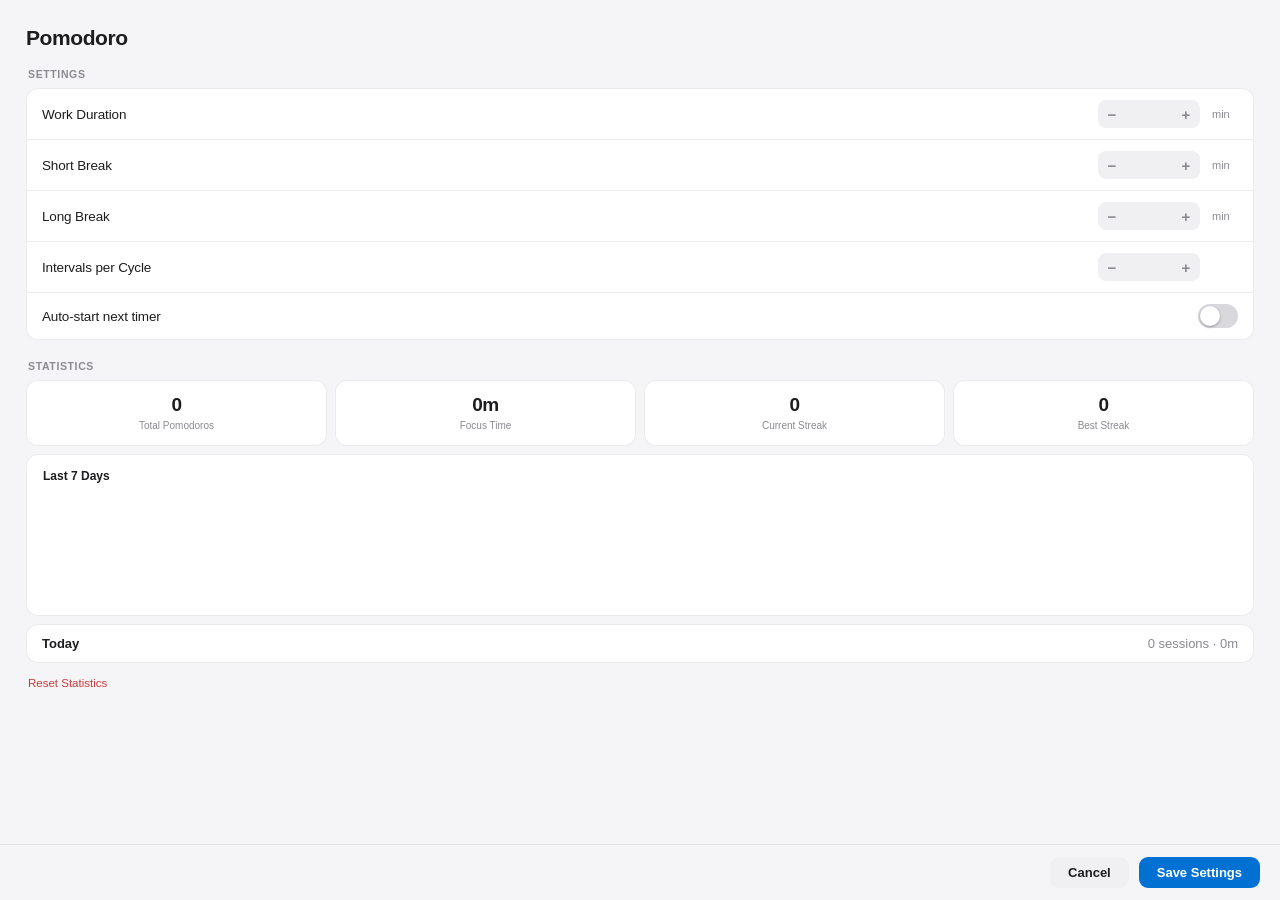
<file: settings_web/pomodoro.html>
<!DOCTYPE html>
<html lang="en">
<head>
<meta charset="UTF-8">
<meta name="viewport" content="width=device-width, initial-scale=1.0">
<title>Pomodoro</title>
<style>
  :root{
    color-scheme:light;
    --accent:#0071D3;
    --bg:#f5f5f7; --card:#ffffff; --border:rgba(0,0,0,0.08);
    --hairline:rgba(0,0,0,0.07); --text:#1d1d1f; --muted:#8a8a90;
    --field-bg:#f0f0f2; --switch-off:#d8d8dd; --bar-empty:#e8e8ec;
    --danger:#c93b3b;
  }
  html.dark, body.dark{
    color-scheme:dark;
    --bg:#1c1c1e; --card:#2a2a2c; --border:rgba(255,255,255,0.08);
    --hairline:rgba(255,255,255,0.09); --text:#f5f5f7; --muted:#9a9aa0;
    --field-bg:#3a3a3c; --switch-off:#48484a; --bar-empty:#3a3a3c;
    --danger:#e06c6c;
  }
  *{box-sizing:border-box;margin:0;padding:0;}
  html,body{height:100%;}
  body{
    font-family:-apple-system,BlinkMacSystemFont,"SF Pro Text","Segoe UI",Roboto,Helvetica,Arial,sans-serif;
    background:var(--bg);color:var(--text);font-size:13px;-webkit-font-smoothing:antialiased;
    display:flex;flex-direction:column;overflow:hidden;
  }
  .content{flex:1;overflow-y:auto;padding:26px 26px 10px;}
  .content::-webkit-scrollbar{width:5px;}
  .content::-webkit-scrollbar-thumb{background:var(--border);border-radius:3px;}

  h1{font-size:21px;font-weight:700;letter-spacing:-0.02em;margin-bottom:18px;}
  .sec{font-size:10.5px;font-weight:700;letter-spacing:0.06em;text-transform:uppercase;
    color:var(--muted);margin:20px 2px 8px;}
  .sec:first-of-type{margin-top:0;}

  .group{background:var(--card);border:1px solid var(--border);border-radius:12px;overflow:hidden;}
  .row{display:flex;align-items:center;gap:12px;padding:11px 15px;border-top:1px solid var(--hairline);}
  .row:first-child{border-top:none;}
  .row .rl{flex:1;font-size:13.5px;font-weight:500;letter-spacing:-0.01em;}

  /* stepper */
  .stepper{display:flex;align-items:center;gap:0;background:var(--field-bg);border-radius:8px;overflow:hidden;}
  .stepper button{border:none;background:transparent;color:var(--muted);width:28px;height:28px;
    font-size:15px;font-weight:600;cursor:pointer;font-family:inherit;line-height:1;}
  .stepper button:hover{color:var(--accent);}
  .stepper input{width:46px;height:28px;border:none;background:transparent;color:var(--text);
    text-align:center;font-size:13px;font-weight:600;font-family:inherit;outline:none;
    -moz-appearance:textfield;}
  .stepper input::-webkit-inner-spin-button,.stepper input::-webkit-outer-spin-button{
    -webkit-appearance:none;margin:0;}
  .unit{font-size:11px;color:var(--muted);width:26px;}

  /* switch */
  .switch{position:relative;display:inline-block;width:40px;height:24px;flex-shrink:0;}
  .switch input{opacity:0;width:0;height:0;}
  .slider{position:absolute;inset:0;background:var(--switch-off);border-radius:24px;transition:background .2s;cursor:pointer;}
  .slider::before{content:"";position:absolute;height:20px;width:20px;left:2px;top:2px;background:#fff;
    border-radius:50%;transition:transform .2s cubic-bezier(.4,1.3,.5,1);box-shadow:0 1px 3px rgba(0,0,0,0.3);}
  .switch input:checked + .slider{background:var(--accent);}
  .switch input:checked + .slider::before{transform:translateX(16px);}

  /* stat cards */
  .stats{display:grid;grid-template-columns:repeat(4,1fr);gap:8px;}
  .stat{background:var(--card);border:1px solid var(--border);border-radius:12px;
    padding:13px 6px;text-align:center;}
  .stat b{display:block;font-size:19px;font-weight:700;letter-spacing:-0.02em;}
  .stat span{display:block;font-size:10px;color:var(--muted);margin-top:3px;line-height:1.3;}

  /* chart */
  .chart-card{background:var(--card);border:1px solid var(--border);border-radius:12px;
    padding:14px 16px 10px;margin-top:8px;}
  .chart-title{font-size:12px;font-weight:600;margin-bottom:12px;}
  .chart{display:flex;align-items:flex-end;gap:8px;height:110px;}
  .col{flex:1;display:flex;flex-direction:column;align-items:center;justify-content:flex-end;height:100%;}
  .cnt{font-size:9.5px;color:var(--muted);margin-bottom:3px;font-weight:600;}
  .bar{width:60%;max-width:26px;border-radius:5px;background:var(--accent);opacity:.55;
    transition:height .4s cubic-bezier(0.22,1,0.36,1);min-height:3px;}
  .col.today .bar{opacity:1;}
  .bar.empty{background:var(--bar-empty);height:3px !important;opacity:1;}
  .day{font-size:9.5px;color:var(--muted);margin-top:6px;}
  .col.today .day,.col.today .cnt{color:var(--accent);font-weight:700;}

  .today-row{display:flex;align-items:center;justify-content:space-between;
    background:var(--card);border:1px solid var(--border);border-radius:12px;
    padding:11px 15px;margin-top:8px;font-size:13px;}
  .today-row b{font-weight:600;}
  .today-row span{color:var(--muted);}

  .reset-link{display:inline-block;margin:14px 2px 4px;font-size:11.5px;color:var(--danger);
    cursor:pointer;background:none;border:none;font-family:inherit;padding:0;}
  .reset-link:hover{text-decoration:underline;}

  .footer{display:flex;justify-content:flex-end;gap:10px;padding:12px 20px;
    border-top:1px solid var(--hairline);background:var(--bg);flex-shrink:0;}
  .btn{border:none;border-radius:9px;padding:8px 18px;font-size:13px;font-weight:600;
    cursor:pointer;font-family:inherit;transition:filter .15s;}
  .btn-primary{background:var(--accent);color:#fff;}
  .btn-primary:hover{filter:brightness(1.07);}
  .btn-grey{background:var(--field-bg);color:var(--text);}
  .btn-grey:hover{filter:brightness(0.97);}
  html.dark .btn-grey:hover, body.dark .btn-grey:hover{filter:brightness(1.15);}
</style>
<script>
  /* Apply dark mode BEFORE the first paint (avoids a white flash) —
     Anki propagates its theme via prefers-color-scheme. */
  try{
    if(window.matchMedia('(prefers-color-scheme: dark)').matches)
      document.documentElement.classList.add('dark');
  }catch(e){}
</script>
</head>
<body>
  <div class="content">
    <h1 id="title">Pomodoro</h1>

    <div class="sec" id="secSettings">Settings</div>
    <div class="group">
      <div class="row"><div class="rl" id="lblWork">Work Duration</div>
        <div class="stepper"><button data-step="-1" data-for="work">−</button><input id="work" type="number" min="1" max="120"><button data-step="1" data-for="work">+</button></div>
        <span class="unit" id="unitWork">min</span></div>
      <div class="row"><div class="rl" id="lblShort">Short Break</div>
        <div class="stepper"><button data-step="-1" data-for="short">−</button><input id="short" type="number" min="1" max="60"><button data-step="1" data-for="short">+</button></div>
        <span class="unit" id="unitShort">min</span></div>
      <div class="row"><div class="rl" id="lblLong">Long Break</div>
        <div class="stepper"><button data-step="-1" data-for="long">−</button><input id="long" type="number" min="1" max="120"><button data-step="1" data-for="long">+</button></div>
        <span class="unit" id="unitLong">min</span></div>
      <div class="row"><div class="rl" id="lblTarget">Intervals per Cycle</div>
        <div class="stepper"><button data-step="-1" data-for="target">−</button><input id="target" type="number" min="1" max="10"><button data-step="1" data-for="target">+</button></div>
        <span class="unit"></span></div>
      <div class="row"><div class="rl" id="lblAuto">Auto-start next timer</div>
        <label class="switch"><input type="checkbox" id="autostart"><span class="slider"></span></label></div>
    </div>

    <div class="sec" id="secStats">Statistics</div>
    <div class="stats">
      <div class="stat"><b id="stTotal">0</b><span id="lblTotal">Total Pomodoros</span></div>
      <div class="stat"><b id="stFocus">0m</b><span id="lblFocus">Focus Time</span></div>
      <div class="stat"><b id="stStreak">0</b><span id="lblStreak">Current Streak</span></div>
      <div class="stat"><b id="stBest">0</b><span id="lblBest">Best Streak</span></div>
    </div>

    <div class="chart-card">
      <div class="chart-title" id="lblWeek">Last 7 Days</div>
      <div class="chart" id="chart"></div>
    </div>

    <div class="today-row"><b id="lblToday">Today</b><span id="stToday">0 sessions · 0m</span></div>

    <button class="reset-link" id="resetBtn">Reset Statistics</button>
  </div>

  <div class="footer">
    <button class="btn btn-grey" id="cancelBtn">Cancel</button>
    <button class="btn btn-primary" id="saveBtn">Save Settings</button>
  </div>

<script>
'use strict';
function bridge(action, payload){
  try{ console.log('SYNAPSEPRO_POMO:'+action+(payload!==undefined?(':'+payload):'')); }catch(e){}
}
function fmtTime(mins){
  mins = mins|0;
  return mins >= 60 ? Math.floor(mins/60)+'h '+(mins%60)+'m' : mins+'m';
}
function clampInput(el){
  var v = parseInt(el.value, 10);
  var min = parseInt(el.min,10), max = parseInt(el.max,10);
  if(isNaN(v)) v = min;
  el.value = Math.max(min, Math.min(max, v));
}

function renderStats(s){
  document.getElementById('stTotal').textContent  = s.total || 0;
  document.getElementById('stFocus').textContent  = fmtTime(s.totalMinutes || 0);
  document.getElementById('stStreak').textContent = s.currentStreak || 0;
  document.getElementById('stBest').textContent   = s.bestStreak || 0;
  document.getElementById('stToday').textContent  =
    (s.todayPomodoros || 0)+' '+(window._L.sessions||'sessions')+' · '+fmtTime(s.todayMinutes || 0);

  var chart = document.getElementById('chart');
  chart.innerHTML = '';
  var week = s.week || [];
  var max = 1;
  week.forEach(function(d){ if(d.count > max) max = d.count; });
  week.forEach(function(d){
    var col = document.createElement('div');
    col.className = 'col' + (d.isToday ? ' today' : '');
    var cnt = document.createElement('div'); cnt.className = 'cnt';
    cnt.textContent = d.count > 0 ? d.count : '';
    var bar = document.createElement('div'); bar.className = 'bar' + (d.count > 0 ? '' : ' empty');
    if(d.count > 0) bar.style.height = Math.max(6, Math.round(d.count / max * 100)) + '%';
    var day = document.createElement('div'); day.className = 'day';
    day.textContent = d.label || '';
    col.appendChild(cnt); col.appendChild(bar); col.appendChild(day);
    chart.appendChild(col);
  });
}

window._L = {};
window._E = {};
function etr(source){ return Object.prototype.hasOwnProperty.call(window._E, source) ? window._E[source] : source; }
window.init = function(data){
  try{
    data = data || {};
    window._E = data.errors || {};
    if(data.isDark){ document.documentElement.classList.add('dark'); document.body.classList.add('dark'); }
    else{ document.documentElement.classList.remove('dark'); document.body.classList.remove('dark'); }
    if(data.accent) document.documentElement.style.setProperty('--accent', data.accent);

    // translated labels
    var L = window._L = data.labels || {};
    document.title = L.title || 'Pomodoro';
    var map = {title:'title', secSettings:'settings', secStats:'statistics',
      lblWork:'work', lblShort:'short', lblLong:'long', lblTarget:'target', lblAuto:'auto',
      lblTotal:'total', lblFocus:'focus', lblStreak:'streak', lblBest:'best',
      lblWeek:'week', lblToday:'today', resetBtn:'reset', cancelBtn:'cancel', saveBtn:'save'};
    Object.keys(map).forEach(function(id){
      if(L[map[id]]){ var el = document.getElementById(id); if(el) el.textContent = L[map[id]]; }
    });
    if(L.min){
      document.getElementById('unitWork').textContent  = L.min;
      document.getElementById('unitShort').textContent = L.min;
      document.getElementById('unitLong').textContent  = L.min;
    }

    var cfg = data.config || {};
    document.getElementById('work').value   = cfg.work   || 25;
    document.getElementById('short').value  = cfg.short  || 5;
    document.getElementById('long').value   = cfg.long   || 15;
    document.getElementById('target').value = cfg.target || 4;
    document.getElementById('autostart').checked = !!cfg.autoStart;

    renderStats(data.stats || {});
  }catch(e){ bridge('err', String(e)); }
};

// stats refresh after a reset (called from Python)
window.updateStats = function(s){ renderStats(s || {}); };

document.addEventListener('DOMContentLoaded', function(){
  // steppers
  document.querySelectorAll('.stepper button').forEach(function(btn){
    btn.addEventListener('click', function(){
      var el = document.getElementById(btn.dataset.for);
      el.value = (parseInt(el.value,10) || 0) + parseInt(btn.dataset.step,10);
      clampInput(el);
    });
  });
  document.querySelectorAll('.stepper input').forEach(function(el){
    el.addEventListener('change', function(){ clampInput(el); });
  });

  document.getElementById('saveBtn').addEventListener('click', function(){
    ['work','short','long','target'].forEach(function(id){ clampInput(document.getElementById(id)); });
    bridge('save', JSON.stringify({
      work:   parseInt(document.getElementById('work').value, 10),
      short:  parseInt(document.getElementById('short').value, 10),
      long:   parseInt(document.getElementById('long').value, 10),
      target: parseInt(document.getElementById('target').value, 10),
      autoStart: document.getElementById('autostart').checked
    }));
  });
  document.getElementById('cancelBtn').addEventListener('click', function(){ bridge('cancel'); });
  document.getElementById('resetBtn').addEventListener('click', function(){ bridge('reset'); });

  bridge('ready');
});
</script>

    <script>
    /* ── SynapsePro global error reporter ─────────────────────────────────
       Self-contained (inline styles, no page-CSS dependencies): invisible
       until a JS error occurs, then shows a dismissible banner with the
       real traceback so users can report actionable bugs instead of
       "buttons are not working". Never throws itself. */
    (function() {
        if (window.__spReportError) return;
        function isDark() {
            try {
                if (document.documentElement.classList.contains('nightMode') || document.body.classList.contains('nightMode')
                    || document.documentElement.classList.contains('dark') || document.body.classList.contains('dark')) return true;
                return window.matchMedia && window.matchMedia('(prefers-color-scheme: dark)').matches;
            } catch (e) { return false; }
        }
        function ensureBanner() {
            var b = document.getElementById('sp-error-banner');
            if (b) return b;
            if (!document.body) return null;
            var dark = isDark();
            b = document.createElement('div');
            b.id = 'sp-error-banner';
            b.style.cssText = 'position:fixed;bottom:0;left:0;right:0;z-index:2147483000;display:none;'
                + 'font:13px/1.45 -apple-system,BlinkMacSystemFont,"Segoe UI",sans-serif;text-align:left;'
                + 'padding:12px 18px;box-shadow:0 -6px 24px rgba(0,0,0,0.25);border-top:2px solid #dc3545;'
                + (dark ? 'background:#2c2c2c;color:#e0e0e0;' : 'background:#ffffff;color:#333333;');
            var btnCss = 'margin-right:8px;padding:4px 12px;font:inherit;font-size:12px;cursor:pointer;border-radius:7px;'
                + (dark ? 'background:#303030;color:#e0e0e0;border:1px solid #555;' : 'background:#fff;color:#333;border:1px solid #ccc;');
            var preCss = 'display:none;max-height:140px;overflow:auto;white-space:pre-wrap;word-break:break-word;'
                + 'font-size:11px;border-radius:6px;padding:8px;margin:0 0 8px 0;'
                + (dark ? 'background:#404040;border:1px solid #555;' : 'background:#f5f5f5;border:1px solid #ccc;');
            b.innerHTML = '<div style="font-weight:700;color:#dc3545;margin-bottom:4px;">' + etr('SynapsePro error') + '</div>'
                + '<div class="sp-eb-msg" style="margin-bottom:6px;word-break:break-word;"></div>'
                + '<pre class="sp-eb-pre" style="' + preCss + '"></pre>'
                + '<div><button type="button" data-spact="details" style="' + btnCss + '">' + etr('Show details') + '</button>'
                + '<button type="button" data-spact="copy" style="' + btnCss + '">' + etr('Copy error') + '</button>'
                + '<button type="button" data-spact="dismiss" style="' + btnCss + '">' + etr('Dismiss') + '</button></div>';
            document.body.appendChild(b);
            b.addEventListener('click', function(e) {
                var act = e.target && e.target.getAttribute && e.target.getAttribute('data-spact');
                if (act === 'dismiss') b.style.display = 'none';
                if (act === 'details') {
                    var pre = b.querySelector('.sp-eb-pre');
                    var open = pre.style.display === 'block';
                    pre.style.display = open ? 'none' : 'block';
                    e.target.textContent = open ? etr('Show details') : etr('Hide details');
                }
                if (act === 'copy') {
                    var text = b.querySelector('.sp-eb-msg').textContent + '\n\n' + b.querySelector('.sp-eb-pre').textContent;
                    try { navigator.clipboard.writeText(text); e.target.textContent = etr('Copied!'); setTimeout(function() { e.target.textContent = etr('Copy error'); }, 2000); } catch (err) {}
                }
            });
            return b;
        }
        window.__spReportError = function(err, context) {
            try {
                var msg = (err && err.message) ? err.message : String(err);
                var stack = (err && err.stack) ? String(err.stack) : etr('(no stack trace available)');
                console.error('[SynapsePro]' + (context ? ' [' + context + ']' : ''), err);
                var show = function() {
                    var b = ensureBanner();
                    if (!b) return;
                    b.querySelector('.sp-eb-msg').textContent = (context ? context + ': ' : '') + msg
                        + ' — ' + etr('Your data is safe. Please screenshot the details and send them to help.synapse.pro@gmail.com.');
                    b.querySelector('.sp-eb-pre').textContent = stack;
                    b.style.display = 'block';
                };
                if (document.body) show();
                else document.addEventListener('DOMContentLoaded', show);
            } catch (e) { try { console.error('[SynapsePro] error while reporting error', e, err); } catch (e2) {} }
        };
        window.addEventListener('error', function(e) {
            if (e.error && (e.error.message || e.error.stack)) window.__spReportError(e.error, etr('Unexpected error'));
            else console.warn('[SynapsePro] Background browser error:', e.message || e);
        });
        window.addEventListener('unhandledrejection', function(e) {
            if (e.reason && e.reason.synapseCritical === true) window.__spReportError(e.reason, etr('Unexpected error (async)'));
            else console.warn('[SynapsePro] Background task rejected:', e.reason);
            e.preventDefault();
        });
    })();
    </script>
</body>
</html>
</file>
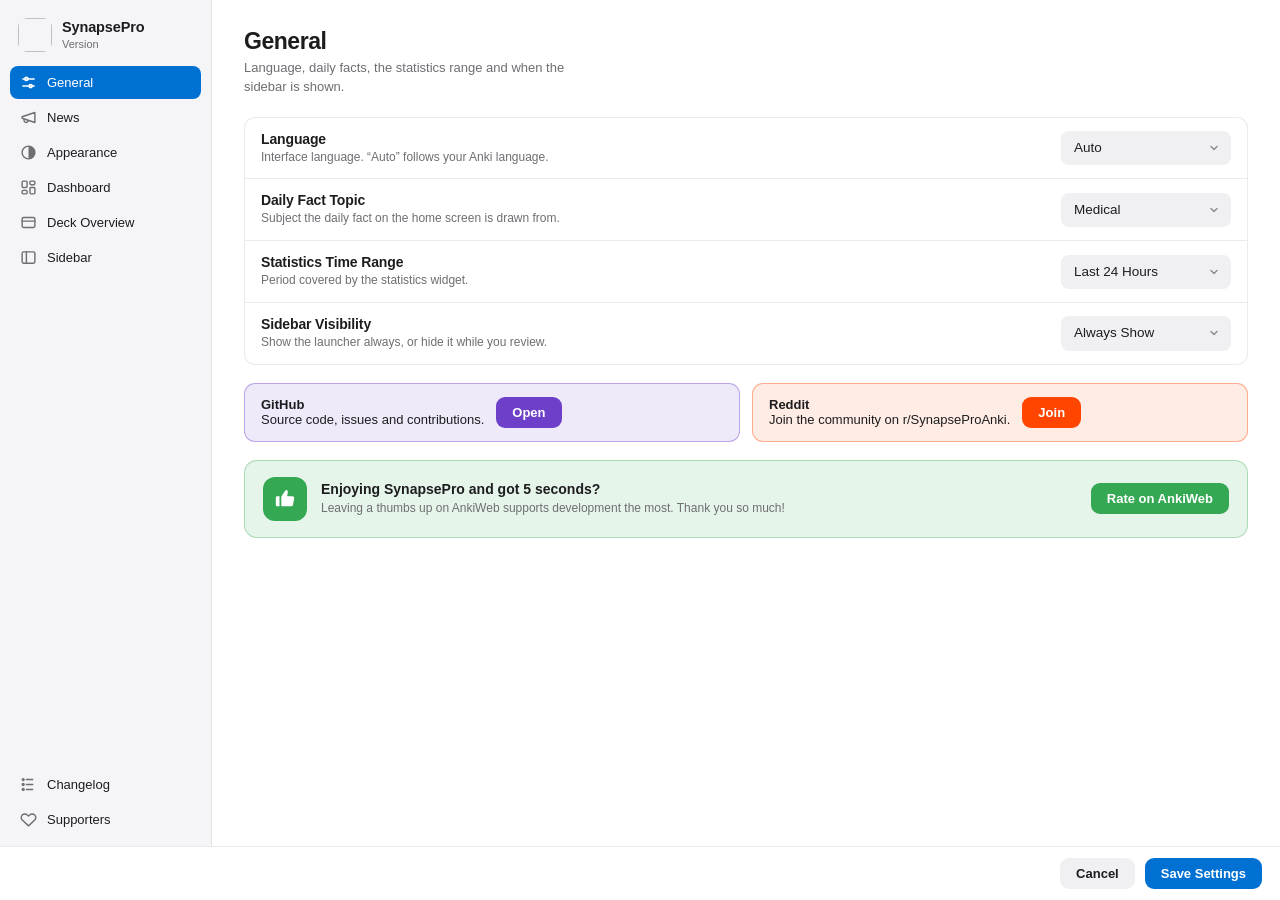
<file: settings_web/settings.html>
<!DOCTYPE html>
<html lang="en">
<head>
<meta charset="UTF-8">
<meta name="viewport" content="width=device-width, initial-scale=1.0">
<title>SynapsePro Settings</title>
<style>
  :root{
    /* color-scheme drives how Chromium renders native widgets (e.g. the
       dropdown popup of <select>). Without it the popup can appear with
       mismatched colours / odd styling, especially in dark mode. */
    color-scheme:light;
    --accent:#0071D3; --accent-press:#004990;
    --win-bg:#ffffff; --side-bg:#f5f5f7; --content-bg:#ffffff;
    --group-bg:#ffffff; --group-border:rgba(0,0,0,0.08);
    --hairline:rgba(0,0,0,0.08); --text:#1d1d1f; --muted:#6e6e73;
    --chip-hover:rgba(0,0,0,0.05); --field-bg:#f0f0f2; --switch-off:#d8d8dd;
    --green:#34A853; --green-soft:rgba(52,168,83,0.12); --green-border:rgba(52,168,83,0.35);
  }
  html.dark, body.dark{
    color-scheme:dark;
    --win-bg:#1c1c1e; --side-bg:#222224; --content-bg:#1c1c1e;
    --group-bg:#2a2a2c; --group-border:rgba(255,255,255,0.08);
    --hairline:rgba(255,255,255,0.10); --text:#f5f5f7; --muted:#9a9aa0;
    --chip-hover:rgba(255,255,255,0.07); --field-bg:#3a3a3c; --switch-off:#48484a;
    --green:#41C463; --green-soft:rgba(65,196,99,0.14); --green-border:rgba(65,196,99,0.4);
  }
  *{box-sizing:border-box;}
  html,body{height:100%;margin:0;}
  body{
    font-family:-apple-system,BlinkMacSystemFont,"SF Pro Text","Segoe UI",Roboto,Helvetica,Arial,sans-serif;
    background:var(--win-bg);color:var(--text);-webkit-font-smoothing:antialiased;font-size:13px;
  }
  .app{display:flex;flex-direction:column;height:100vh;overflow:hidden;}
  .body{display:flex;flex:1;min-height:0;}

  /* sidebar */
  .sidebar{width:212px;flex-shrink:0;background:var(--side-bg);border-right:1px solid var(--hairline);
    display:flex;flex-direction:column;padding:14px 10px 10px;}
  .brand{display:flex;align-items:center;gap:10px;padding:4px 8px 14px;user-select:none;}
  .brand img{width:34px;height:34px;border-radius:9px;flex-shrink:0;object-fit:contain;}
  .brand .name{font-size:14.5px;font-weight:650;letter-spacing:-0.01em;line-height:1.1;}
  .brand .ver{font-size:11px;color:var(--muted);margin-top:2px;}
  .nav{display:flex;flex-direction:column;gap:2px;flex:1;overflow:auto;}
  .nav-item{display:flex;align-items:center;gap:10px;padding:8px 10px;border-radius:8px;cursor:pointer;
    font-size:13px;font-weight:500;color:var(--text);user-select:none;}
  .nav-item .ic{width:17px;height:17px;flex-shrink:0;color:var(--muted);display:flex;}
  .nav-item:hover{background:var(--chip-hover);}
  .nav-item.active{background:var(--accent);color:#fff;}
  .nav-item.active .ic{color:#fff;}
  .nav-sep{flex:1;}
  .side-foot{display:flex;align-items:center;padding:6px 6px 2px;}
  .mode-toggle{display:flex;align-items:center;gap:7px;font-size:12px;color:var(--muted);cursor:pointer;
    padding:6px 9px;border-radius:8px;}
  .mode-toggle:hover{background:var(--chip-hover);}

  /* content */
  .content{flex:1;min-width:0;background:var(--content-bg);overflow:auto;}
  .page{display:none;padding:28px 32px 34px;}
  .page.active{display:block;animation:fade .22s ease;}
  @keyframes fade{from{opacity:0;transform:translateY(4px);}to{opacity:1;transform:none;}}
  .page-title{font-size:23px;font-weight:700;letter-spacing:-0.02em;margin:0 0 4px;}
  .page-sub{font-size:13px;color:var(--muted);margin:0 0 20px;line-height:1.45;max-width:48ch;}
  .group-label{font-size:11px;font-weight:650;letter-spacing:0.04em;text-transform:uppercase;
    color:var(--muted);margin:22px 4px 8px;}

  .group{background:var(--group-bg);border:1px solid var(--group-border);border-radius:11px;overflow:hidden;}
  .row{display:flex;align-items:center;gap:14px;padding:13px 16px;border-top:1px solid var(--hairline);}
  .row:first-child{border-top:none;}
  .row .rl{flex:1;min-width:0;}
  .row .rt{font-size:14px;font-weight:550;letter-spacing:-0.01em;}
  .row .rd{font-size:12px;color:var(--muted);margin-top:2px;line-height:1.4;}
  .row .rc{flex-shrink:0;}

  /* switch */
  .switch{position:relative;display:inline-block;width:42px;height:26px;}
  .switch input{opacity:0;width:0;height:0;}
  .slider{position:absolute;inset:0;background:var(--switch-off);border-radius:26px;transition:background .2s;cursor:pointer;}
  .slider::before{content:"";position:absolute;height:22px;width:22px;left:2px;top:2px;background:#fff;border-radius:50%;
    transition:transform .2s cubic-bezier(.4,1.3,.5,1);box-shadow:0 1px 3px rgba(0,0,0,0.3);}
  .switch input:checked + .slider{background:var(--accent);}
  .switch input:checked + .slider::before{transform:translateX(16px);}
  .row.mode-locked{opacity:.48;}
  .row.mode-locked .slider{background:var(--switch-off)!important;cursor:not-allowed;}
  .row.mode-locked .slider::before{transform:none!important;}
  .dashboard-lock-note{display:none;margin:10px 4px 0;color:var(--muted);font-size:12px;line-height:1.45;}
  .dashboard-lock-note.visible{display:block;}
  .side-controls{display:flex;align-items:center;gap:10px;}
  .shortcut-btn{appearance:none;-webkit-appearance:none;min-width:112px;max-width:170px;
    overflow:hidden;text-overflow:ellipsis;white-space:nowrap;background:var(--field-bg);color:var(--muted);
    border:1px solid transparent;border-radius:8px;padding:6px 10px;font:inherit;font-size:11.5px;font-weight:550;
    cursor:pointer;text-align:center;}
  .shortcut-btn:hover,.shortcut-btn:focus{border-color:var(--accent);color:var(--accent);outline:none;}
  .shortcut-btn.set{color:var(--text);border-color:var(--group-border);}

  /* select — the native <select> stays in the DOM as the value store, but is
     hidden: QtWebEngine renders the native popup mis-scaled (and it grows a
     bit more each time it opens). We draw our own dropdown in HTML instead. */
  select.field{display:none;}
  .dd-btn{appearance:none;-webkit-appearance:none;background:var(--field-bg);color:var(--text);
    border:1px solid transparent;border-radius:8px;padding:7px 30px 7px 12px;font-size:13.5px;font-weight:500;cursor:pointer;
    outline:none;min-width:170px;text-align:left;font-family:inherit;line-height:1.35;
    background-image:url("data:image/svg+xml;utf8,<svg xmlns='http://www.w3.org/2000/svg' width='12' height='12' viewBox='0 0 24 24' fill='none' stroke='%238e8e93' stroke-width='3' stroke-linecap='round' stroke-linejoin='round'><polyline points='6 9 12 15 18 9'/></svg>");
    background-repeat:no-repeat;background-position:right 10px center;}
  .dd-btn:focus{border-color:var(--accent);}
  .dd-menu{position:fixed;z-index:9999;background:var(--group-bg);border:1px solid var(--group-border);
    border-radius:10px;box-shadow:0 10px 32px rgba(0,0,0,0.18);padding:5px;overflow-y:auto;overflow-x:hidden;}
  html.dark .dd-menu, body.dark .dd-menu{box-shadow:0 10px 32px rgba(0,0,0,0.55);}
  .dd-item{position:relative;padding:6px 12px 6px 26px;border-radius:6px;font-size:13px;font-weight:450;
    color:var(--text);cursor:pointer;white-space:nowrap;}
  .dd-item:hover{background:var(--accent);color:#fff;}
  .dd-item.sel::before{content:"✓";position:absolute;left:9px;top:50%;transform:translateY(-50%);
    font-size:11px;font-weight:700;}
  .dd-group{padding:7px 10px 3px;font-size:11px;font-weight:650;letter-spacing:0.03em;text-transform:uppercase;
    color:var(--muted);cursor:default;}

  .btn{border:none;border-radius:9px;padding:8px 16px;font-size:13px;font-weight:600;cursor:pointer;
    font-family:inherit;transition:filter .15s ease,background .15s ease;}
  .btn-primary{background:var(--accent);color:#fff;}
  .btn-primary:hover{filter:brightness(1.07);}
  .btn-grey{background:var(--field-bg);color:var(--text);}
  .btn-grey:hover{background:var(--chip-hover);}

  /* home hero */
  .hero{display:flex;flex-direction:column;align-items:center;text-align:center;padding:24px 20px 26px;
    border-radius:14px;background:var(--group-bg);border:1px solid var(--group-border);}
  .hero img{width:76px;height:76px;border-radius:18px;object-fit:contain;margin-bottom:12px;}
  .hero h2{margin:0;font-size:21px;font-weight:700;letter-spacing:-0.02em;}
  .hero .meta{font-size:12.5px;color:var(--muted);margin-top:4px;}
  .hero .by{font-size:11px;color:var(--muted);opacity:.85;margin-top:1px;}
  .hero .links{display:flex;gap:10px;margin-top:18px;}

  /* home: community cards (GitHub purple, Reddit orange — subtle tinted
     borders, only the action button carries the full colour) */
  .community-strip{display:flex;gap:12px;margin-top:18px;}
  .comm-card{flex:1;min-width:0;display:flex;align-items:center;gap:12px;
    border:1px solid var(--group-border);border-radius:11px;padding:13px 16px;}
  .comm-card .rt{font-weight:700;}
  .comm-btn{color:#fff;flex-shrink:0;}
  /* soft tinted backgrounds, same recipe as the green rating CTA */
  .comm-github{border-color:rgba(110,64,201,0.40);background:rgba(110,64,201,0.11);}
  .comm-github .comm-btn{background:#6e40c9;}
  .comm-github .comm-btn:hover{filter:brightness(1.1);}
  .comm-reddit{border-color:rgba(255,69,0,0.38);background:rgba(255,69,0,0.10);}
  .comm-reddit .comm-btn{background:#FF4500;}
  .comm-reddit .comm-btn:hover{filter:brightness(1.08);}
  html.dark .comm-github, body.dark .comm-github{background:rgba(140,95,225,0.14);}
  html.dark .comm-reddit, body.dark .comm-reddit{background:rgba(255,90,25,0.13);}

  .cta{margin-top:18px;display:flex;align-items:center;gap:14px;padding:16px 18px;border-radius:13px;
    background:var(--green-soft);border:1px solid var(--green-border);}
  .cta .thumb{width:44px;height:44px;border-radius:12px;flex-shrink:0;background:var(--green);
    display:flex;align-items:center;justify-content:center;color:#fff;}
  /* Home banner (remote, swappable image with an offline fallback) */
  /* Banner box locked to the image's 1800x1000 (9:5) ratio; padding-bottom hack
     keeps it working even on older WebEngine builds. */
  .banner-wrap{position:relative;display:block;width:100%;padding-bottom:55.56%;
    border-radius:12px;overflow:hidden;background:var(--field-bg);border:1px solid var(--group-border);}
  .banner{position:absolute;inset:0;width:100%;height:100%;object-fit:contain;display:block;
    opacity:0;transition:opacity .35s ease;}
  .banner.banner-visible{opacity:1;}
  .banner-wrap.clickable{cursor:pointer;}
  .cta .ct{flex:1;}
  .cta .ct b{font-size:14px;font-weight:650;}
  .cta .ct p{margin:3px 0 0;font-size:12px;color:var(--muted);line-height:1.4;}
  .cta .btn{background:var(--green);color:#fff;}
  .cta .btn:hover{filter:brightness(1.06);}

  /* swatches */
  .swatches{display:flex;gap:13px;flex-wrap:wrap;align-items:flex-start;}
  .sw{width:42px;height:42px;border-radius:50%;cursor:pointer;position:relative;border:2px solid transparent;
    transition:transform .12s;display:flex;align-items:center;justify-content:center;}
  .sw:hover{transform:scale(1.08);}
  .sw.sel{box-shadow:0 0 0 2px var(--content-bg),0 0 0 4px currentColor;}
  .sw svg{opacity:0;color:#fff;transition:opacity .12s;}
  .sw.sel svg{opacity:1;}
  .sw .nm{position:absolute;top:47px;left:50%;transform:translateX(-50%);font-size:10.5px;color:var(--muted);white-space:nowrap;}

  /* changelog */
  .cl-entry{margin-bottom:8px;}
  .cl-head{display:flex;align-items:baseline;gap:10px;padding:13px 16px 8px;}
  .cl-ver{font-size:15px;font-weight:700;}
  .cl-date{font-size:12px;color:var(--muted);}
  .cl-items{list-style:none;margin:0;padding:0 16px 14px;}
  .cl-items li{display:flex;align-items:flex-start;gap:10px;padding:6px 0;font-size:13px;line-height:1.45;color:var(--text);}
  .cl-tag{flex:0 0 72px;border-radius:6px;padding:3px 7px;text-align:center;text-transform:uppercase;
    font-size:9.5px;font-weight:750;letter-spacing:.035em;background:var(--field-bg);color:var(--muted);}
  .cl-tag.highlight{background:rgba(0,113,211,.14);color:var(--accent);}
  .cl-tag.new{background:rgba(52,168,83,.14);color:var(--green);}
  .cl-tag.improved{background:rgba(255,149,0,.14);color:#b86b00;}
  html.dark .cl-tag.improved,body.dark .cl-tag.improved{color:#ffb340;}
  .cl-tag.fix{background:rgba(220,53,69,.13);color:#c93445;}
  html.dark .cl-tag.fix,body.dark .cl-tag.fix{color:#ff6978;}
  .cl-text{flex:1;min-width:0;}

  /* support */
  .empty{display:flex;flex-direction:column;align-items:center;justify-content:center;text-align:center;
    padding:42px 24px;color:var(--muted);}
  .empty .ic{width:46px;height:46px;border-radius:50%;background:var(--field-bg);display:flex;align-items:center;
    justify-content:center;margin-bottom:14px;color:var(--accent);}
  .empty b{color:var(--text);font-size:15px;font-weight:600;}
  .empty p{margin:6px 0 0;font-size:13px;max-width:38ch;line-height:1.5;}
  .supp-list{display:flex;flex-wrap:wrap;gap:8px;margin-top:4px;}
  .supp-chip{background:var(--field-bg);border-radius:20px;padding:6px 14px;font-size:13px;font-weight:500;}
  /* Deliberately understated: the list will grow with many supporters. */
  .supporter-card{padding:13px 16px;}
  .supporter-card + .supporter-card{border-top:1px solid var(--hairline);}
  .supporter-name{font-size:13.5px;font-weight:650;color:var(--text);letter-spacing:0.01em;}
  .supporter-description{margin:3px 0 8px;color:var(--muted);font-size:12px;line-height:1.5;}
  .supporter-contributions{margin:0;padding-left:18px;color:var(--text);font-size:12.5px;line-height:1.55;}
  .supporter-note{margin:18px 4px 0;color:var(--muted);font-size:12px;line-height:1.55;max-width:68ch;}

  /* Hidden About page opened by clicking the otherwise ordinary brand block. */
  .about-card{max-width:760px;}
  .about-logo-frame{width:100%;aspect-ratio:9/5;border-radius:12px;overflow:hidden;
    background:var(--field-bg);border:1px solid var(--group-border);}
  .about-logo-frame img{display:block;width:100%;height:100%;object-fit:contain;}
  .about-copy{padding:20px;text-align:center;}
  .about-copy h2{margin:0;font-size:22px;letter-spacing:-.02em;}
  .about-version{margin:5px 0 12px;color:var(--muted);font-size:12.5px;}
  .about-credit{margin:0;color:var(--text);font-size:14px;}

  /* footer */
  .footer{display:flex;align-items:center;justify-content:flex-end;gap:10px;padding:11px 18px;
    border-top:1px solid var(--hairline);background:var(--win-bg);}
</style>
<script>
  var TR = {};
  function tr(source){ return Object.prototype.hasOwnProperty.call(TR, source) ? TR[source] : source; }
  function applySynapseTranslations(root){
    root = root || document;
    var walker = document.createTreeWalker(root, NodeFilter.SHOW_TEXT);
    var nodes = [], node;
    while((node = walker.nextNode())) nodes.push(node);
    nodes.forEach(function(textNode){
      var parent = textNode.parentElement;
      if(!parent || /^(SCRIPT|STYLE|CODE|PRE)$/i.test(parent.tagName)) return;
      var raw = textNode.nodeValue || '', key = raw.trim();
      if(key && Object.prototype.hasOwnProperty.call(TR, key)){
        textNode.nodeValue = raw.replace(key, TR[key]);
      }
    });
    root.querySelectorAll('[title],[placeholder],[aria-label],[alt]').forEach(function(el){
      ['title','placeholder','aria-label','alt'].forEach(function(attr){
        var value = el.getAttribute(attr);
        if(value && Object.prototype.hasOwnProperty.call(TR, value)) el.setAttribute(attr, TR[value]);
      });
    });
    if(document.title && Object.prototype.hasOwnProperty.call(TR, document.title)) document.title = TR[document.title];
  }

  /* Apply dark mode BEFORE the first paint — Anki propagates its theme to the
     webview via prefers-color-scheme. Without this the page renders one light
     frame and only turns dark once Python calls initSettings() (white flash).
     initSettings(isDark) remains authoritative and can override this. */
  try{
    if(window.matchMedia('(prefers-color-scheme: dark)').matches)
      document.documentElement.classList.add('dark');
  }catch(e){}
</script>
</head>
<body>
  <div class="app">
    <div class="body">
      <aside class="sidebar">
        <div class="brand" id="brandBlock">
          <img id="brandLogo" alt="">
          <div>
            <div class="name" id="brandName">SynapsePro</div>
            <div class="ver" id="brandVer">Version</div>
          </div>
        </div>
        <nav class="nav" id="nav">
          <div class="nav-item active" data-page="general"><span class="ic"><svg viewBox="0 0 24 24" fill="none" stroke="currentColor" stroke-width="2" stroke-linecap="round" stroke-linejoin="round"><line x1="4" y1="7" x2="20" y2="7"/><circle cx="9" cy="7" r="2.3"/><line x1="4" y1="17" x2="20" y2="17"/><circle cx="15" cy="17" r="2.3"/></svg></span>General</div>
          <div class="nav-item" data-page="news"><span class="ic"><svg viewBox="0 0 24 24" fill="none" stroke="currentColor" stroke-width="2" stroke-linecap="round" stroke-linejoin="round"><path d="M3 11l18-6v14L3 13v-2z"/><path d="M11.6 16.8a3 3 0 1 1-5.8-1.6"/></svg></span>News</div>
          <div class="nav-item" data-page="appearance"><span class="ic"><svg viewBox="0 0 24 24" fill="none" stroke="currentColor" stroke-width="2" stroke-linecap="round" stroke-linejoin="round"><circle cx="12" cy="12" r="9"/><path d="M12 3v18a9 9 0 0 0 0-18z" fill="currentColor" stroke="none"/></svg></span>Appearance</div>
          <div class="nav-item" data-page="dashboard"><span class="ic"><svg viewBox="0 0 24 24" fill="none" stroke="currentColor" stroke-width="2" stroke-linecap="round" stroke-linejoin="round"><rect x="3" y="3" width="7" height="9" rx="1.5"/><rect x="14" y="3" width="7" height="5" rx="1.5"/><rect x="14" y="12" width="7" height="9" rx="1.5"/><rect x="3" y="16" width="7" height="5" rx="1.5"/></svg></span>Dashboard</div>
          <div class="nav-item" data-page="deck"><span class="ic"><svg viewBox="0 0 24 24" fill="none" stroke="currentColor" stroke-width="2" stroke-linecap="round" stroke-linejoin="round"><rect x="3" y="5" width="18" height="14" rx="2"/><line x1="3" y1="10" x2="21" y2="10"/></svg></span>Deck Overview</div>
          <div class="nav-item" data-page="sidebar"><span class="ic"><svg viewBox="0 0 24 24" fill="none" stroke="currentColor" stroke-width="2" stroke-linecap="round" stroke-linejoin="round"><rect x="3" y="4" width="18" height="16" rx="2"/><line x1="9" y1="4" x2="9" y2="20"/></svg></span>Sidebar</div>
          <div class="nav-sep"></div>
          <div class="nav-item" data-page="changelog"><span class="ic"><svg viewBox="0 0 24 24" fill="none" stroke="currentColor" stroke-width="2" stroke-linecap="round" stroke-linejoin="round"><path d="M9 5h9"/><path d="M9 12h9"/><path d="M9 19h9"/><circle cx="4.5" cy="5" r="1.3"/><circle cx="4.5" cy="12" r="1.3"/><circle cx="4.5" cy="19" r="1.3"/></svg></span>Changelog</div>
          <div class="nav-item" data-page="support"><span class="ic"><svg viewBox="0 0 24 24" fill="none" stroke="currentColor" stroke-width="2" stroke-linecap="round" stroke-linejoin="round"><path d="M20.8 5.6a5 5 0 0 0-7.1 0L12 7.2l-1.7-1.6a5 5 0 1 0-7.1 7.1L12 21l8.8-8.3a5 5 0 0 0 0-7.1z"/></svg></span>Supporters</div>
        </nav>
      </aside>

      <main class="content" id="content">
        <!-- HOME -->
        <!-- NEWS -->
        <section class="page" data-page="news">
          <h1 class="page-title">News</h1>
          <p class="page-sub">Announcements, tips and updates from SynapsePro.</p>
          <a class="banner-wrap" id="bannerWrap"><img id="homeBanner" class="banner" alt=""></a>
        </section>

        <!-- GENERAL -->
        <section class="page active" data-page="general">
          <h1 class="page-title">General</h1>
          <p class="page-sub">Language, daily facts, the statistics range and when the sidebar is shown.</p>
          <div class="group">
            <div class="row">
              <div class="rl"><div class="rt">Language</div><div class="rd">Interface language. “Auto” follows your Anki language.</div></div>
              <div class="rc"><select class="field" id="language">
                <option value="auto">Auto</option><option value="en">English</option><option value="de">Deutsch</option>
                <option value="es">Español</option><option value="fr">Français</option><option value="pt">Português</option>
                <option value="vi">Tiếng Việt</option><option value="ko">한국어</option><option value="zh">中文</option><option value="hi">हिन्दी</option>
              </select></div>
            </div>
            <div class="row">
              <div class="rl"><div class="rt">Daily Fact Topic</div><div class="rd">Subject the daily fact on the home screen is drawn from.</div></div>
              <div class="rc"><select class="field" id="fact_theme">
                <option value="Medical">Medical</option><option value="Law">Law</option><option value="General">General</option><option value="Countries">Countries</option>
              </select></div>
            </div>
            <div class="row">
              <div class="rl"><div class="rt">Statistics Time Range</div><div class="rd">Period covered by the statistics widget.</div></div>
              <div class="rc"><select class="field" id="stats_time_range">
                <option value="1">Last 24 Hours</option><option value="7">Last 7 Days</option><option value="30">Last 30 Days</option>
              </select></div>
            </div>
            <div class="row">
              <div class="rl"><div class="rt">Sidebar Visibility</div><div class="rd">Show the launcher always, or hide it while you review.</div></div>
              <div class="rc"><select class="field" id="sidebar_visibility">
                <option value="always_show">Always Show</option><option value="hide_review">Hide while Reviewing</option>
              </select></div>
            </div>
          </div>

          <div class="community-strip">
            <div class="comm-card comm-github">
              <div class="rl"><div class="rt">GitHub</div><div class="rd">Source code, issues and contributions.</div></div>
              <button class="btn comm-btn" onclick="openUrl('https://github.com/mobesamedia/SynapsePro')">Open</button>
            </div>
            <div class="comm-card comm-reddit">
              <div class="rl"><div class="rt">Reddit</div><div class="rd">Join the community on r/SynapseProAnki.</div></div>
              <button class="btn comm-btn" onclick="openUrl('https://www.reddit.com/r/SynapseProAnki/')">Join</button>
            </div>
          </div>

          <div class="cta" style="margin-top:18px;">
            <div class="thumb"><svg width="22" height="22" viewBox="0 0 24 24" fill="currentColor"><path d="M2 10.5A1.5 1.5 0 0 1 3.5 9H6v11H3.5A1.5 1.5 0 0 1 2 18.5v-8zM8 9.2l4.2-6.3a1.6 1.6 0 0 1 2.9 1.1L14.4 9H20a2 2 0 0 1 2 2.3l-1.2 7A2.4 2.4 0 0 1 18.4 20H8V9.2z"/></svg></div>
            <div class="ct">
              <b>Enjoying SynapsePro and got 5 seconds?</b>
              <p>Leaving a thumbs up on AnkiWeb supports development the most. Thank you so much!</p>
            </div>
            <button class="btn" onclick="openUrl('https://ankiweb.net/shared/review/236979321')">Rate on AnkiWeb</button>
          </div>
        </section>

        <!-- APPEARANCE -->
        <section class="page" data-page="appearance">
          <h1 class="page-title">Appearance</h1>
          <p class="page-sub">Choose the accent colour used across SynapsePro and the background style.</p>
          <div class="group-label">Color Theme</div>
          <div class="group">
            <div class="row" style="display:block;">
              <div class="rd" style="margin:0 0 18px;">Accent colour for buttons, highlights and widgets. Pick one to preview it live.</div>
              <div class="swatches" id="swatches"></div>
              <div style="margin-top:42px;"><button class="btn btn-grey" onclick="bridge('editTheme')">Edit Theme ✎</button></div>
            </div>
          </div>
          <div class="group-label">Background</div>
          <div class="group">
            <div class="row">
              <div class="rl"><div class="rt">Background Style</div><div class="rd">Overall background of the add-on screens.</div></div>
              <div class="rc"><select class="field" id="background_style"></select></div>
            </div>
          </div>
        </section>

        <!-- DASHBOARD -->
        <section class="page" data-page="dashboard">
          <h1 class="page-title">Dashboard</h1>
          <p class="page-sub">Widgets shown on the Anki home screen (the deck list).</p>
          <div class="group" id="minimalGroup"></div>
          <div style="height:12px"></div>
          <div class="group" id="dashGroup"></div>
          <p class="dashboard-lock-note" id="dashboardLockNote">Individual dashboard widgets are unavailable while Minimalist Dashboard is enabled.</p>
        </section>

        <!-- DECK -->
        <section class="page" data-page="deck">
          <h1 class="page-title">Deck Overview</h1>
          <p class="page-sub">The screen shown after you click a deck, before studying.</p>
          <div class="group" id="deckGroup"></div>
        </section>

        <!-- SIDEBAR -->
        <section class="page" data-page="sidebar">
          <h1 class="page-title">Sidebar</h1>
          <p class="page-sub">Tools available in the launcher bar on the side of Anki.</p>
          <div class="group" id="sideGroup"></div>
          <p class="rd" style="margin:12px 4px 0;">Shortcuts apply immediately after saving. Restart Anki after enabling or disabling sidebar tools.</p>
        </section>

        <!-- CHANGELOG -->
        <section class="page" data-page="changelog">
          <h1 class="page-title">Changelog</h1>
          <p class="page-sub">What changed in recent versions of SynapsePro.</p>
          <div id="changelogBody"></div>
        </section>

        <!-- SUPPORTERS -->
        <section class="page" data-page="support">
          <h1 class="page-title">Supporters</h1>
          <p class="page-sub">The people who help keep SynapsePro going.</p>
          <div class="group"><div id="supportBody"></div></div>
          <p class="supporter-note" id="supportersNote"></p>
        </section>

        <!-- ABOUT (opened only through the brand Easter egg) -->
        <section class="page" data-page="about">
          <h1 class="page-title">About SynapsePro</h1>
          <p class="page-sub">General information about SynapsePro.</p>
          <div class="group about-card">
            <div class="about-logo-frame" id="aboutLogoFrame" hidden>
              <img id="aboutLogo" width="1800" height="1000" alt="MobesaMedia">
            </div>
            <div class="about-copy">
              <h2>SynapsePro</h2>
              <p class="about-version" id="aboutVersion">Version</p>
              <p class="about-credit">Designed and created by MobesaMedia from Germany.</p>
            </div>
          </div>
        </section>
      </main>
    </div>

    <div class="footer">
      <button class="btn btn-grey" onclick="bridge('cancel')">Cancel</button>
      <button class="btn btn-primary" onclick="save()">Save Settings</button>
    </div>
  </div>

<script>
  var PRESETS = [
    ['ocean','Ocean','#0071D3','#004990'],
    ['orchid','Orchid','#E95ACC','#CB51B3'],
    ['forest','Forest','#619971','#477154'],
    ['deluge','Deluge','#7961A9','#65508D'],
    ['horizon','Horizon','#6183A9','#4B6683'],
    ['dusty','Dusty','#5A9491','#4E8280'],
  ];
  var DASH = [
    ['gamification_widgets_enabled','Gamification Widgets','Your level, XP and daily streak.'],
    ['daily_widgets_enabled','Daily Widgets','Your study plan and the daily fact.'],
    ['deadline_bar_enabled','Deadline Bar','A countdown bar towards your exam or deadline.'],
    ['statistics_widget_enabled','Advanced Statistics','An extra panel with detailed review statistics.'],
  ];
  var MINIMAL_DASH = [
    ['minimal_dashboard_enabled','Minimalist Dashboard','Shows level, streak, challenge, study plan, deadline and key statistics in one compact panel.'],
  ];
  var DECK = [
    ['deck_overview_enabled','Custom Deck Dashboard','Replaces the standard overview with retention, hard cards and more.'],
  ];
  var SIDE = [
    ['mindmap_enabled','Mind Map','A visual mind-mapping panel.'],
    ['gamification_sidebar_enabled','Gamification Sidebar','Progress, rewards and motivation panel.'],
    ['music_player_enabled','Music Player','Background music while you study.'],
    ['pomodoro_enabled','Pomodoro Timer','A focus timer with work and break intervals.'],
    ['ai_assistant_enabled','AI Assistant','Chat assistant that can explain your cards.'],
    ['website_viewer_enabled','Website Viewer','Open websites in a panel without leaving Anki.'],
    ['notebook_enabled','Notebook','Notes, to-dos and PDFs alongside your cards.'],
  ];

  var _logos = {}, _activeTheme = 'ocean';
  var _shortcutValues = {}, _shortcutDisplays = {};

  function esc(s){return (s==null?'':String(s)).replace(/[&<>"]/g,function(c){return {'&':'&amp;','<':'&lt;','>':'&gt;','"':'&quot;'}[c];});}
  function bridge(action, payload){ try{ console.log('SYNAPSEPRO_SETTINGS:'+action+(payload!==undefined?(':'+payload):'')); }catch(e){} }
  function openUrl(u){ bridge('openUrl', u); }

  function toggleRow(key,title,desc,on,withShortcut){
    var controls = '<label class="switch"><input type="checkbox" data-key="'+key+'" '+(on?'checked':'')+'><span class="slider"></span></label>';
    if(withShortcut){
      var shortcut = _shortcutDisplays[key] || _shortcutValues[key] || '';
      controls += '<button type="button" class="shortcut-btn'+(shortcut?' set':'')+'" data-shortcut-key="'+key+'" title="'+esc(tr('Set keyboard shortcut'))+'">'+esc(shortcut || tr('Add Shortcut'))+'</button>';
    }
    return '<div class="row" data-setting-key="'+esc(key)+'"><div class="rl"><div class="rt">'+esc(title)+'</div><div class="rd">'+esc(desc)+'</div></div>'+
      '<div class="rc'+(withShortcut?' side-controls':'')+'">'+controls+'</div></div>';
  }
  function renderToggles(id, defs, cfg, withShortcuts){
    var group = document.getElementById(id);
    group.innerHTML = defs.map(function(d){
      var on = cfg && (d[0] in cfg) ? !!cfg[d[0]] : true;
      return toggleRow(d[0], tr(d[1]), tr(d[2]), on, !!withShortcuts);
    }).join('');
    if(withShortcuts){
      Array.prototype.forEach.call(group.querySelectorAll('.shortcut-btn'), function(btn){
        btn.addEventListener('click', function(){ bridge('editShortcut', btn.dataset.shortcutKey); });
      });
    }
  }

  function syncMinimalDashboardControls(){
    var minimal = document.querySelector('input[data-key="minimal_dashboard_enabled"]');
    var locked = !!(minimal && minimal.checked);
    DASH.forEach(function(def){
      var cb = document.querySelector('input[data-key="'+def[0]+'"]');
      if(!cb) return;
      cb.disabled = locked;
      var row = cb.closest('.row');
      if(row) row.classList.toggle('mode-locked', locked);
    });
    var note = document.getElementById('dashboardLockNote');
    if(note) note.classList.toggle('visible', locked);
  }

  window.setSidebarShortcut = function(data){
    if(!data || !data.key) return;
    if(data.value) _shortcutValues[data.key] = data.value;
    else delete _shortcutValues[data.key];
    if(data.display) _shortcutDisplays[data.key] = data.display;
    else delete _shortcutDisplays[data.key];
    var btn = document.querySelector('.shortcut-btn[data-shortcut-key="'+data.key+'"]');
    if(btn){
      var label = data.display || data.value || '';
      btn.textContent = label || tr('Add Shortcut');
      btn.classList.toggle('set', !!label);
    }
  };

  function buildSwatches(){
    document.getElementById('swatches').innerHTML = PRESETS.map(function(p){
      return '<div class="sw" data-key="'+p[0]+'" data-c="'+p[2]+'" data-p="'+p[3]+'" style="background:'+p[2]+';color:'+p[2]+'">'+
        '<svg width="18" height="18" viewBox="0 0 24 24" fill="none" stroke="currentColor" stroke-width="3" stroke-linecap="round" stroke-linejoin="round"><polyline points="20 6 9 17 4 12"/></svg>'+
        '<span class="nm">'+esc(tr(p[1]))+'</span></div>';
    }).join('');
    document.querySelectorAll('.sw').forEach(function(sw){
      sw.addEventListener('click', function(){ selectTheme(sw.dataset.key, sw.dataset.c, sw.dataset.p); });
    });
  }
  function selectTheme(key, c, p){
    _activeTheme = key;
    document.querySelectorAll('.sw').forEach(function(s){ s.classList.toggle('sel', s.dataset.key===key); });
    applyAccent(c, p);
    setLogo(key);
  }
  function applyAccent(c, p){
    document.documentElement.style.setProperty('--accent', c);
    document.documentElement.style.setProperty('--accent-press', p);
  }
  function setLogo(key){
    var uri = _logos[key] || _logos.ocean || '';
    var bl = document.getElementById('brandLogo');
    if(uri && bl){ bl.src = uri; }
  }
  // Called from Python after the native colour editor is used.
  window.applyCustomTheme = function(data){
    _activeTheme = 'custom';
    document.querySelectorAll('.sw').forEach(function(s){ s.classList.remove('sel'); });
    applyAccent(data.accent, data.accentPress);
    setLogo('custom');
  };

  function renderChangelog(list){
    var el = document.getElementById('changelogBody');
    if(!list || !list.length){ el.innerHTML = '<div class="empty"><b>'+esc(tr('No changelog yet'))+'</b></div>'; return; }
    el.innerHTML = list.map(function(e){
      var items = (e.items||[]).map(function(i){
        var item = (i && typeof i === 'object') ? i : {text:i};
        var tag = item.tag || '';
        var cls = /^(Highlight|New|Improved|Fix)$/.test(tag) ? tag.toLowerCase() : '';
        return '<li>'+(tag?'<span class="cl-tag '+cls+'">'+esc(tag)+'</span>':'')+
          '<span class="cl-text">'+esc(item.text||'')+'</span></li>';
      }).join('');
      return '<div class="group cl-entry"><div class="cl-head"><span class="cl-ver">'+esc(e.version||'')+'</span>'+
        (e.date?'<span class="cl-date">'+esc(e.date)+'</span>':'')+'</div><ul class="cl-items">'+items+'</ul></div>';
    }).join('');
  }

  function renderSupport(list, note){
    var el = document.getElementById('supportBody');
    if(list && list.length){
      el.innerHTML = list.map(function(s){
        var contributions = (s.contributions||[]).map(function(item){ return '<li>'+esc(item)+'</li>'; }).join('');
        return '<article class="supporter-card"><div class="supporter-name">'+esc(s.name||'')+'</div>'+
          '<p class="supporter-description">'+esc(s.description||'')+'</p>'+
          (contributions?'<ul class="supporter-contributions">'+contributions+'</ul>':'')+'</article>';
      }).join('');
    } else {
      el.innerHTML = '<div class="empty"><div class="ic"><svg width="22" height="22" viewBox="0 0 24 24" fill="none" stroke="currentColor" stroke-width="2" stroke-linecap="round" stroke-linejoin="round"><path d="M20.8 5.6a5 5 0 0 0-7.1 0L12 7.2l-1.7-1.6a5 5 0 1 0-7.1 7.1L12 21l8.8-8.3a5 5 0 0 0 0-7.1z"/></svg></div>'+
        '<b>'+esc(tr('Supporters will be listed here soon'))+'</b><p>'+esc(tr('A heartfelt thank you to everyone who supports SynapsePro. This space is reserved for you.'))+'</p></div>';
    }
    document.getElementById('supportersNote').textContent = note || '';
  }

  // Home banner without the "flash of fallback": the <img> starts invisible.
  // The remote image gets a short head start (BANNER_GRACE_MS); if it loads
  // in time it fades in directly and the offline fallback is never shown.
  // Only when the remote image is slow/unreachable does the fallback fade in,
  // and a late-arriving remote image then replaces it via a soft cross-fade.
  var BANNER_GRACE_MS = 900;
  var _bannerShown = false;   // something is currently displayed
  var _bannerRemote = false;  // the displayed image is the remote one

  function _bannerImg(){ return document.getElementById('homeBanner'); }

  function _fadeInBanner(src){
    var img = _bannerImg();
    if(!img) return;
    img.onload = function(){ img.classList.add('banner-visible'); };
    img.src = src;
    _bannerShown = true;
  }

  function _crossSwapBanner(src){
    var img = _bannerImg();
    if(!img) return;
    img.classList.remove('banner-visible');
    setTimeout(function(){ _fadeInBanner(src); }, 260);
  }

  function _showRemote(src){
    if(_bannerRemote) return;
    _bannerRemote = true;
    if(_bannerShown){ _crossSwapBanner(src); }
    else{ _fadeInBanner(src); }
  }

  function _showFallback(fallback){
    if(_bannerShown || !fallback) return;
    _fadeInBanner(fallback);
  }

  function _probeBanner(url, onOk, onFail){
    var probe = new Image();
    probe.onload = function(){ onOk(url); };
    probe.onerror = function(){ if(onFail) onFail(); };
    probe.src = url;
  }

  function _setBannerLink(link){
    var wrap = document.getElementById('bannerWrap');
    if(!wrap || !link) return;
    wrap.classList.add('clickable');
    wrap.onclick = function(){ openUrl(link); };
  }

  function loadBanner(b){
    var img = _bannerImg();
    var wrap = document.getElementById('bannerWrap');
    if(!img || !wrap) return;
    var fallback = b.fallback || '';
    _setBannerLink(b.link);
    if(!fallback && !b.url){ wrap.style.display = 'none'; return; }

    if(b.url){
      _probeBanner(b.url, _showRemote, function(){ _showFallback(fallback); });
      // Fallback only appears if the remote image hasn't made it in time.
      setTimeout(function(){ _showFallback(fallback); }, BANNER_GRACE_MS);
    } else {
      _showFallback(fallback);
    }
  }

  // Remote override pushed from Python (home_banner.json on the website):
  // may replace the click target and/or the banner image without an update.
  function updateBanner(cfg){
    if(!cfg) return;
    if(cfg.link){ _setBannerLink(cfg.link); }
    if(cfg.image){
      _probeBanner(cfg.image, function(src){
        _bannerRemote = false;   // allow replacing an earlier remote image
        _showRemote(src);
      });
    }
  }
  window.updateBanner = updateBanner;

  function setSelect(id, value){
    var el = document.getElementById(id); if(!el) return;
    var v = String(value);
    for(var i=0;i<el.options.length;i++){ if(el.options[i].value===v){ el.selectedIndex=i; break; } }
    if(el._ddBtn) el._ddBtn.textContent = ddLabel(el);
  }

  // ── custom dropdowns ──
  // QtWebEngine draws the native <select> popup mis-scaled and it keeps
  // growing on every open, so we render the popup ourselves in HTML.
  var _ddOpen = null;
  function ddLabel(sel){
    var o = sel.options[sel.selectedIndex];
    return o ? o.textContent : '';
  }
  function closeDD(){
    if(!_ddOpen) return;
    if(_ddOpen.menu.parentNode) _ddOpen.menu.parentNode.removeChild(_ddOpen.menu);
    _ddOpen = null;
  }
  function ddItem(sel, btn, o){
    var d = document.createElement('div');
    d.className = 'dd-item' + (o.selected ? ' sel' : '');
    d.textContent = o.textContent;
    d.addEventListener('click', function(){
      sel.value = o.value;
      btn.textContent = o.textContent;
      closeDD();
      sel.dispatchEvent(new Event('change'));
    });
    return d;
  }
  function openDD(sel, btn){
    closeDD();
    var menu = document.createElement('div');
    menu.className = 'dd-menu';
    Array.prototype.forEach.call(sel.children, function(node){
      if(node.tagName === 'OPTGROUP'){
        var g = document.createElement('div'); g.className = 'dd-group'; g.textContent = node.label;
        menu.appendChild(g);
        Array.prototype.forEach.call(node.children, function(o){ menu.appendChild(ddItem(sel, btn, o)); });
      } else if(node.tagName === 'OPTION'){
        menu.appendChild(ddItem(sel, btn, node));
      }
    });
    menu.addEventListener('click', function(e){ e.stopPropagation(); });
    menu.style.maxHeight = '320px';
    document.body.appendChild(menu);
    var r = btn.getBoundingClientRect();
    menu.style.minWidth = r.width + 'px';
    var h = menu.offsetHeight;
    var spaceBelow = window.innerHeight - r.bottom - 10;
    var spaceAbove = r.top - 10;
    if(h <= spaceBelow){ menu.style.top = (r.bottom + 4) + 'px'; }
    else if(h <= spaceAbove){ menu.style.top = (r.top - h - 4) + 'px'; }
    else if(spaceBelow >= spaceAbove){ menu.style.maxHeight = spaceBelow + 'px'; menu.style.top = (r.bottom + 4) + 'px'; }
    else { menu.style.maxHeight = spaceAbove + 'px'; menu.style.top = '10px'; }
    var left = Math.min(r.left, window.innerWidth - menu.offsetWidth - 10);
    menu.style.left = Math.max(8, left) + 'px';
    var s = menu.querySelector('.dd-item.sel');
    if(s && s.scrollIntoView) s.scrollIntoView({block:'nearest'});
    _ddOpen = {menu:menu, sel:sel};
  }
  function enhanceSelects(){
    document.querySelectorAll('select.field').forEach(function(sel){
      if(sel._ddBtn) return;
      var btn = document.createElement('button');
      btn.type = 'button'; btn.className = 'dd-btn';
      btn.textContent = ddLabel(sel);
      sel.parentNode.insertBefore(btn, sel);
      sel._ddBtn = btn;
      btn.addEventListener('click', function(e){
        e.stopPropagation();
        if(_ddOpen && _ddOpen.sel === sel){ closeDD(); } else { openDD(sel, btn); }
      });
    });
  }
  document.addEventListener('click', closeDD);
  document.addEventListener('keydown', function(e){ if(e.key === 'Escape') closeDD(); });
  window.addEventListener('resize', closeDD);
  // Close when the page behind scrolls — but NOT when scrolling inside the
  // open menu itself, otherwise long option lists become unusable.
  document.addEventListener('scroll', function(e){
    if(_ddOpen && e.target && _ddOpen.menu.contains(e.target)) return;
    closeDD();
  }, true);

  // ── Python entry point ──
  window.initSettings = function(data){
    try{
      data = data || {}; var cfg = data.config || {};
      TR = (data.translations && typeof data.translations === 'object') ? data.translations : {};
      applySynapseTranslations(document);
      if(data.isDark){ document.documentElement.classList.add('dark'); document.body.classList.add('dark'); }
      else{ document.documentElement.classList.remove('dark'); document.body.classList.remove('dark'); }

      document.getElementById('brandName').textContent = data.displayName || 'SynapsePro';
      var ver = data.version ? (tr('Version')+' '+data.version) : tr('Version');
      document.getElementById('brandVer').textContent = ver;

      _logos = data.logos || {};
      _activeTheme = cfg.active_color_theme || 'ocean';
      _shortcutValues = (cfg.sidebar_shortcuts && typeof cfg.sidebar_shortcuts === 'object') ? Object.assign({}, cfg.sidebar_shortcuts) : {};
      _shortcutDisplays = (data.shortcutDisplays && typeof data.shortcutDisplays === 'object') ? Object.assign({}, data.shortcutDisplays) : {};
      applyAccent(data.accent || '#0071D3', data.accentPress || '#004990');

      // background style options (gradients only)
      var bg = document.getElementById('background_style');
      var themes = data.backgroundThemes || [];
      bg.innerHTML = themes.map(function(t){
        return '<option value="'+esc(t.value)+'">'+esc(t.label)+'</option>';
      }).join('');

      // selects
      enhanceSelects();
      setSelect('language', cfg.language || 'auto');
      setSelect('fact_theme', cfg.fact_theme || 'Medical');
      setSelect('stats_time_range', cfg.stats_time_range != null ? cfg.stats_time_range : 7);
      setSelect('sidebar_visibility', cfg.sidebar_visibility_mode || 'always_show');
      setSelect('background_style', cfg.active_theme || 'medical_theme.css');

      // toggles
      renderToggles('minimalGroup', MINIMAL_DASH, cfg);
      renderToggles('dashGroup', DASH, cfg);
      renderToggles('deckGroup', DECK, cfg);
      renderToggles('sideGroup', SIDE, cfg, true);
      var minimalToggle = document.querySelector('input[data-key="minimal_dashboard_enabled"]');
      if(minimalToggle) minimalToggle.addEventListener('change', syncMinimalDashboardControls);
      syncMinimalDashboardControls();

      // swatches + logo
      buildSwatches();
      document.querySelectorAll('.sw').forEach(function(s){ s.classList.toggle('sel', s.dataset.key===_activeTheme); });
      setLogo(_activeTheme);

      renderChangelog(data.changelog);
      renderSupport(data.supporters, data.supportersNote);

      var aboutVersion = document.getElementById('aboutVersion');
      aboutVersion.textContent = data.version ? ('Version '+data.version) : 'Version';
      if(data.aboutLogo){
        document.getElementById('aboutLogo').src = data.aboutLogo;
        document.getElementById('aboutLogoFrame').hidden = false;
      }
      // The banner lives on the News tab; loading it here means it is
      // already in place (no flash) by the time the tab is opened.
      loadBanner(data.banner || {});
    }catch(e){ console.log('SYNAPSEPRO_SETTINGS:err:'+e); }
  };

  function val(id){ var el=document.getElementById(id); return el?el.value:''; }
  function collect(){
    var out = {
      language: val('language'),
      fact_theme: val('fact_theme'),
      stats_time_range: Number(val('stats_time_range')) || 7,
      sidebar_visibility_mode: val('sidebar_visibility'),
      active_theme: val('background_style'),
      active_color_theme: _activeTheme || 'ocean',
      custom_bg_light: '#f5f5f7',
      custom_bg_dark: '#1f1f21',
      sidebar_shortcuts: Object.assign({}, _shortcutValues)
    };
    document.querySelectorAll('input[type=checkbox][data-key]').forEach(function(cb){ out[cb.dataset.key]=cb.checked; });
    return out;
  }
  function save(){ bridge('save', JSON.stringify(collect())); }

  // navigation
  function gotoPage(p){
    document.querySelectorAll('.nav-item').forEach(function(n){ n.classList.toggle('active', n.dataset.page===p); });
    document.querySelectorAll('.page').forEach(function(pg){ pg.classList.toggle('active', pg.dataset.page===p); });
    document.getElementById('content').scrollTop = 0;
  }
  document.querySelectorAll('.nav-item').forEach(function(it){
    it.addEventListener('click', function(){ gotoPage(it.dataset.page); });
  });
  document.getElementById('brandBlock').addEventListener('click', function(){ gotoPage('about'); });
  // tell Python we're ready (Python also injects on loadFinished as a backup)
  document.addEventListener('DOMContentLoaded', function(){ enhanceSelects(); bridge('ready'); });
</script>

    <script>
    /* ── SynapsePro global error reporter ─────────────────────────────────
       Self-contained (inline styles, no page-CSS dependencies): invisible
       until a JS error occurs, then shows a dismissible banner with the
       real traceback so users can report actionable bugs instead of
       "buttons are not working". Never throws itself. */
    (function() {
        if (window.__spReportError) return;
        function isDark() {
            try {
                if (document.documentElement.classList.contains('nightMode') || document.body.classList.contains('nightMode')
                    || document.documentElement.classList.contains('dark') || document.body.classList.contains('dark')) return true;
                return window.matchMedia && window.matchMedia('(prefers-color-scheme: dark)').matches;
            } catch (e) { return false; }
        }
        function ensureBanner() {
            var b = document.getElementById('sp-error-banner');
            if (b) return b;
            if (!document.body) return null;
            var dark = isDark();
            b = document.createElement('div');
            b.id = 'sp-error-banner';
            b.style.cssText = 'position:fixed;bottom:0;left:0;right:0;z-index:2147483000;display:none;'
                + 'font:13px/1.45 -apple-system,BlinkMacSystemFont,"Segoe UI",sans-serif;text-align:left;'
                + 'padding:12px 18px;box-shadow:0 -6px 24px rgba(0,0,0,0.25);border-top:2px solid #dc3545;'
                + (dark ? 'background:#2c2c2c;color:#e0e0e0;' : 'background:#ffffff;color:#333333;');
            var btnCss = 'margin-right:8px;padding:4px 12px;font:inherit;font-size:12px;cursor:pointer;border-radius:7px;'
                + (dark ? 'background:#303030;color:#e0e0e0;border:1px solid #555;' : 'background:#fff;color:#333;border:1px solid #ccc;');
            var preCss = 'display:none;max-height:140px;overflow:auto;white-space:pre-wrap;word-break:break-word;'
                + 'font-size:11px;border-radius:6px;padding:8px;margin:0 0 8px 0;'
                + (dark ? 'background:#404040;border:1px solid #555;' : 'background:#f5f5f5;border:1px solid #ccc;');
            b.innerHTML = '<div style="font-weight:700;color:#dc3545;margin-bottom:4px;">'+tr('SynapsePro error')+'</div>'
                + '<div class="sp-eb-msg" style="margin-bottom:6px;word-break:break-word;"></div>'
                + '<pre class="sp-eb-pre" style="' + preCss + '"></pre>'
                + '<div><button type="button" data-spact="details" style="' + btnCss + '">'+tr('Show details')+'</button>'
                + '<button type="button" data-spact="copy" style="' + btnCss + '">'+tr('Copy error')+'</button>'
                + '<button type="button" data-spact="dismiss" style="' + btnCss + '">'+tr('Dismiss')+'</button></div>';
            document.body.appendChild(b);
            b.addEventListener('click', function(e) {
                var act = e.target && e.target.getAttribute && e.target.getAttribute('data-spact');
                if (act === 'dismiss') b.style.display = 'none';
                if (act === 'details') {
                    var pre = b.querySelector('.sp-eb-pre');
                    var open = pre.style.display === 'block';
                    pre.style.display = open ? 'none' : 'block';
                    e.target.textContent = open ? tr('Show details') : tr('Hide details');
                }
                if (act === 'copy') {
                    var text = b.querySelector('.sp-eb-msg').textContent + '\n\n' + b.querySelector('.sp-eb-pre').textContent;
                    var copyButton = e.target;
                    try {
                        var result = navigator.clipboard && navigator.clipboard.writeText
                            ? navigator.clipboard.writeText(text) : null;
                        if(result && typeof result.then === 'function'){
                            result.then(function(){
                                copyButton.textContent = tr('Copied!');
                                setTimeout(function(){ copyButton.textContent = tr('Copy error'); }, 2000);
                            }).catch(function(){ /* Clipboard permission is optional in QtWebEngine. */ });
                        }
                    } catch (err) { /* Do not turn an optional clipboard denial into an add-on error. */ }
                }
            });
            return b;
        }
        window.__spReportError = function(err, context) {
            try {
                var msg = (err && err.message) ? err.message : String(err);
                var stack = (err && err.stack) ? String(err.stack) : tr('(no stack trace available)');
                console.error('[SynapsePro]' + (context ? ' [' + context + ']' : ''), err);
                var show = function() {
                    var b = ensureBanner();
                    if (!b) return;
                    b.querySelector('.sp-eb-msg').textContent = (context ? context + ': ' : '') + msg
                        + ' — ' + tr('Your data is safe. Please screenshot the details and send them to help.synapse.pro@gmail.com.');
                    b.querySelector('.sp-eb-pre').textContent = stack;
                    b.style.display = 'block';
                };
                if (document.body) show();
                else document.addEventListener('DOMContentLoaded', show);
            } catch (e) { try { console.error('[SynapsePro] error while reporting error', e, err); } catch (e2) {} }
        };
        window.addEventListener('error', function(e) {
            if (e.error && (e.error.message || e.error.stack)) window.__spReportError(e.error, tr('Unexpected error'));
            else console.warn('[SynapsePro] Background browser error:', e.message || e);
        });
        window.addEventListener('unhandledrejection', function(e) {
            if (e.reason && e.reason.synapseCritical === true) window.__spReportError(e.reason, tr('Unexpected error (async)'));
            else console.warn('[SynapsePro] Background task rejected:', e.reason);
            e.preventDefault();
        });
    })();
    </script>
</body>
</html>
</file>
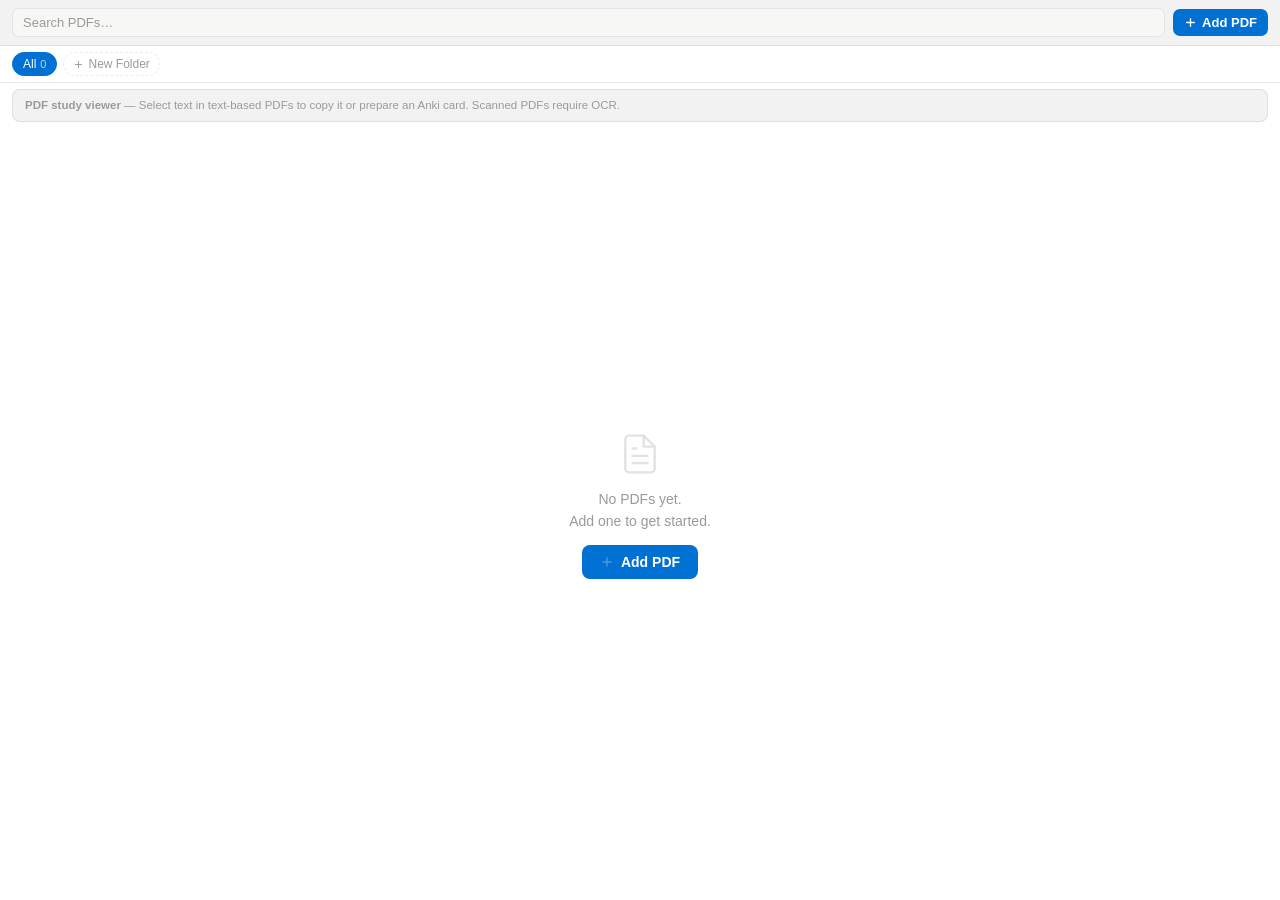
<file: web_notebook/pdf_viewer.html>
<!DOCTYPE html>
<html lang="en">
<head>
<style id="sp-dark-scrollbars">
  /* Dark-mode scrollbars: Chromium styles native scrollbars from the
     color-scheme property, which otherwise stays "light".
     Theme comes from Anki (nightMode class injected by notebook_sidebar.py),
     NOT from prefers-color-scheme — that follows the OS, not Anki. */
  html.nightMode { color-scheme: dark; }
  html:has(body.nightMode) { color-scheme: dark; }
</style>

  <meta charset="UTF-8">
  <title>PDF</title>
  <!-- Replaced at runtime with the pinned PDF.js bundle. -->
  <script id="synapse-pdfjs-placeholder"></script>
  <style>
    :root {
      --bg:           #ffffff;
      --header-bg:    #f2f2f2;
      --text:         #37352f;
      --text-gray:    #9b9a97;
      --hover-bg:     #efefef;
      --border:       rgba(0,0,0,0.08);
      --font:         -apple-system, BlinkMacSystemFont, "Segoe UI", Helvetica, Arial, sans-serif;
      --accent:       #0071D3;
      --danger:       #e03e3e;
      --input-bg:     #f7f7f5;
      --card-bg:      #ffffff;
      --card-shadow:  0 1px 4px rgba(0,0,0,0.07);
      --folder-bg:    #fff8e7;
      --folder-text:  #b45309;
      --folder-border:#fcd34d;
    }
    body.nightMode {
      --bg:           #191919;
      --header-bg:    #252525;
      --text:         #ececec;
      --text-gray:    #888;
      --hover-bg:     #2c2c2c;
      --border:       rgba(255,255,255,0.09);
      --accent:       #4a9eff;
      --danger:       #e05a5a;
      --input-bg:     #252525;
      --card-bg:      #222222;
      --card-shadow:  0 1px 4px rgba(0,0,0,0.35);
      --folder-bg:    #2a2010;
      --folder-text:  #fbbf24;
      --folder-border:rgba(251,191,36,0.3);
    }
    * { box-sizing: border-box; margin: 0; padding: 0; outline: none; }
    body {
      font-family: var(--font);
      background: var(--bg);
      color: var(--text);
      display: flex;
      flex-direction: column;
      height: 100vh;
      overflow: hidden;
    }

    /* ═══════════════════════════════════════════
       LIST VIEW
    ═══════════════════════════════════════════ */
    #list-view {
      display: flex;
      flex-direction: column;
      flex: 1;
      overflow: hidden;
    }

    /* Header */
    #pdf-header {
      display: flex; align-items: center; gap: 8px;
      padding: 8px 12px;
      background: var(--header-bg);
      border-bottom: 1px solid var(--border);
      flex-shrink: 0;
    }
    #pdf-search {
      flex: 1; padding: 6px 10px;
      border: 1px solid var(--border); border-radius: 7px;
      background: var(--input-bg); color: var(--text);
      font-size: 13px; font-family: var(--font);
    }
    #pdf-search:focus { border-color: var(--accent); }
    #pdf-search::placeholder { color: var(--text-gray); }
    #add-pdf-btn {
      display: flex; align-items: center; gap: 5px;
      padding: 6px 11px;
      background: var(--accent); color: #fff;
      border: none; border-radius: 7px;
      font-size: 13px; font-weight: 600; cursor: pointer;
      transition: opacity 0.15s; white-space: nowrap; flex-shrink: 0;
    }
    #add-pdf-btn:hover { opacity: 0.85; }

    /* Folder bar */
    #folder-bar {
      display: flex; align-items: center; gap: 6px;
      padding: 6px 12px;
      border-bottom: 1px solid var(--border);
      flex-shrink: 0; overflow-x: auto; scrollbar-width: none;
    }
    #folder-bar::-webkit-scrollbar { display: none; }
    .folder-pill {
      display: inline-flex; align-items: center; gap: 4px;
      padding: 4px 10px;
      border: 1px solid var(--border); border-radius: 20px;
      font-size: 12px; font-weight: 500; cursor: pointer;
      white-space: nowrap; background: var(--bg); color: var(--text-gray);
      flex-shrink: 0; transition: all 0.15s;
    }
    .folder-pill:hover { background: var(--hover-bg); color: var(--text); }
    .folder-pill.active { background: var(--folder-bg); color: var(--folder-text); border-color: var(--folder-border); }
    .folder-pill.all-pill.active { background: var(--accent); color: #fff; border-color: var(--accent); }
    .folder-pill svg { width: 12px; height: 12px; flex-shrink: 0; }
    .folder-pill-actions { display: none; align-items: center; gap: 1px; }
    .folder-pill:hover .folder-pill-actions { display: inline-flex; }
    .fpill-btn {
      width: 16px; height: 16px; border: none; background: transparent;
      cursor: pointer; padding: 0; color: inherit; opacity: 0.65;
      display: flex; align-items: center; justify-content: center; border-radius: 3px;
    }
    .fpill-btn:hover { opacity: 1; background: rgba(0,0,0,0.1); }
    .fpill-btn svg { width: 10px; height: 10px; }
    #new-folder-btn {
      display: flex; align-items: center; gap: 4px;
      padding: 4px 9px;
      border: 1px dashed var(--border); border-radius: 20px;
      background: transparent; color: var(--text-gray);
      font-size: 12px; cursor: pointer; transition: all 0.15s; white-space: nowrap; flex-shrink: 0;
    }
    #new-folder-btn:hover { border-color: var(--accent); color: var(--accent); background: var(--hover-bg); }

    /* PDF list */
    #pdf-list-wrap {
      flex: 1; overflow-y: auto; padding: 10px 12px 24px;
    }
    #pdf-list-wrap::-webkit-scrollbar { width: 5px; }
    #pdf-list-wrap::-webkit-scrollbar-thumb { background: var(--border); border-radius: 3px; }

    .pdf-card {
      display: flex; align-items: center; gap: 10px;
      padding: 9px 10px;
      background: var(--card-bg); border-radius: 8px; box-shadow: var(--card-shadow);
      margin-bottom: 6px; cursor: default; transition: background 0.12s;
    }
    .pdf-card:hover { background: var(--hover-bg); }
    .pdf-thumb {
      width: 36px; height: 44px; background: var(--folder-bg);
      border-radius: 4px; display: flex; align-items: center; justify-content: center;
      flex-shrink: 0; border: 1px solid var(--folder-border);
    }
    .pdf-thumb svg { width: 18px; height: 18px; color: var(--folder-text); }
    .pdf-info { flex: 1; min-width: 0; }
    .pdf-name { font-size: 13px; font-weight: 500; white-space: nowrap; overflow: hidden; text-overflow: ellipsis; }
    .pdf-meta { display: flex; gap: 5px; margin-top: 4px; align-items: center; flex-wrap: wrap; }
    .pdf-date { font-size: 10px; color: var(--text-gray); }
    .pdf-folder-tag { font-size: 10px; font-weight: 500; padding: 1px 6px; background: var(--folder-bg); color: var(--folder-text); border-radius: 4px; white-space: nowrap; }
    .pdf-actions { display: flex; gap: 3px; flex-shrink: 0; }
    .action-btn {
      width: 26px; height: 26px; border: none; border-radius: 5px;
      background: transparent; cursor: pointer;
      display: flex; align-items: center; justify-content: center;
      color: var(--text-gray); transition: background 0.12s, color 0.12s; padding: 0;
    }
    .action-btn:hover { background: var(--hover-bg); }
    .action-btn.view-btn:hover  { color: var(--accent); }
    .action-btn.open-btn:hover  { color: var(--accent); }
    .action-btn.move-btn:hover  { color: var(--folder-text); }
    .action-btn.del-btn:hover    { color: var(--danger); }
    .action-btn.relink-btn:hover { color: var(--folder-text); }
    .action-btn svg { width: 14px; height: 14px; }

    /* Move dropdown */
    .move-dropdown {
      position: fixed; background: var(--card-bg);
      border: 1px solid var(--border); border-radius: 8px;
      box-shadow: 0 4px 16px rgba(0,0,0,0.12); z-index: 500;
      min-width: 160px; padding: 4px;
    }
    .move-dropdown-item {
      display: flex; align-items: center; gap: 7px; padding: 6px 10px;
      border-radius: 5px; cursor: pointer; font-size: 13px; color: var(--text);
      transition: background 0.12s;
    }
    .move-dropdown-item:hover { background: var(--hover-bg); }
    .move-dropdown-item.active { color: var(--accent); font-weight: 600; }
    .move-dropdown-item svg { width: 13px; height: 13px; flex-shrink: 0; }

    /* Empty state */
    #empty-state {
      display: flex; flex-direction: column; align-items: center; justify-content: center;
      height: 100%; gap: 12px; color: var(--text-gray); text-align: center; padding: 40px 20px;
    }
    #empty-state svg { width: 44px; height: 44px; opacity: 0.28; }
    #empty-state p { font-size: 14px; line-height: 1.6; }
    #empty-add-btn {
      display: flex; align-items: center; gap: 7px; padding: 9px 18px;
      background: var(--accent); color: #fff; border: none; border-radius: 8px;
      font-size: 14px; font-weight: 600; cursor: pointer; transition: opacity 0.15s;
    }
    #empty-add-btn:hover { opacity: 0.85; }

    /* ═══════════════════════════════════════════
       PDF VIEWER
    ═══════════════════════════════════════════ */
    #viewer-view {
      display: none;
      flex-direction: column;
      flex: 1;
      min-height: 0;
      min-width: 0;
      overflow: hidden;
      position: relative;
    }

    /* PDF and Card Creator are layout siblings. The creator uses a compact
       row above the document in the sidebar and a real right column in wide
       mode, so it never floats over PDF content. */
    #viewer-workspace {
      display: flex; flex: 1; min-width: 0; min-height: 0;
      overflow: hidden; flex-direction: column;
    }

    /* Viewer toolbar */
    #viewer-toolbar {
      display: flex; align-items: center; gap: 6px;
      padding: 0 10px; height: 42px;
      background: var(--header-bg); border-bottom: 1px solid var(--border);
      flex-shrink: 0;
    }
    .vtb-btn {
      display: flex; align-items: center; gap: 4px;
      padding: 4px 9px;
      border: 1px solid var(--border); border-radius: 6px;
      background: transparent; color: var(--text); font-family: var(--font);
      font-size: 12px; cursor: pointer; transition: background 0.15s; white-space: nowrap;
    }
    .vtb-btn:hover { background: var(--hover-bg); }
    .vtb-btn svg { width: 12px; height: 12px; flex-shrink: 0; }
    .vtb-icon-btn {
      width: 28px; height: 28px;
      border: 1px solid var(--border); border-radius: 6px;
      background: transparent; color: var(--text-gray);
      cursor: pointer; display: flex; align-items: center; justify-content: center;
      transition: all 0.15s; flex-shrink: 0;
    }
    .vtb-icon-btn:hover { background: var(--hover-bg); color: var(--text); }
    .vtb-icon-btn:disabled { opacity: 0.35; cursor: default; }
    .vtb-icon-btn svg { width: 13px; height: 13px; }
    #viewer-filename {
      flex: 1; font-size: 12px; font-weight: 500; color: var(--text);
      white-space: nowrap; overflow: hidden; text-overflow: ellipsis; min-width: 0;
    }
    #zoom-label {
      font-size: 12px; color: var(--text-gray); white-space: nowrap; flex-shrink: 0;
    }

    /* Canvas area */
    #canvas-wrap {
      flex: 1; overflow-y: auto; overflow-x: auto;
      min-width: 0; min-height: 0; order: 2;
      background: #525659; padding: 12px 8px;
      display: flex; flex-direction: column; align-items: safe center; gap: 8px;
    }
    #canvas-wrap::-webkit-scrollbar { width: 7px; height: 7px; }
    #canvas-wrap::-webkit-scrollbar-track { background: #404040; }
    #canvas-wrap::-webkit-scrollbar-thumb { background: #666; border-radius: 4px; }

    .page-wrapper {
      position: relative; box-shadow: 0 2px 10px rgba(0,0,0,0.4);
      background: #fff; flex-shrink: 0;
    }
    .page-wrapper canvas { display: block; }
    .page-placeholder {
      background: #fff; display: flex; align-items: center; justify-content: center;
    }
    .page-placeholder-label {
      color: #999; font-size: 11px; font-family: var(--font);
    }
    .page-placeholder-spinner {
      width: 24px; height: 24px; border: 3px solid rgba(0,113,211,0.25);
      border-top-color: var(--accent); border-radius: 50%;
      animation: spin 0.8s linear infinite;
    }
    @keyframes spin { to { transform: rotate(360deg); } }

    /* Loading overlay */
    #viewer-loading {
      display: none;
      position: absolute; inset: 0; background: rgba(82,86,89,0.85);
      align-items: center; justify-content: center; z-index: 10;
      flex-direction: column; gap: 12px; color: #fff; font-size: 13px;
    }
    #viewer-loading.show { display: flex; }
    #viewer-loading-bar-bg {
      width: 180px; height: 4px; background: rgba(255,255,255,0.2); border-radius: 2px; overflow: hidden;
    }
    #viewer-loading-bar { height: 100%; background: var(--accent); border-radius: 2px; transition: width 0.3s; width: 0%; }

    /* Error state */
    #viewer-error {
      display: none; flex-direction: column; align-items: center; justify-content: center;
      gap: 12px; flex: 1; color: var(--text-gray); text-align: center; padding: 24px;
    }
    #viewer-error.show { display: flex; }
    #viewer-error svg { width: 40px; height: 40px; opacity: 0.35; }
    #viewer-error p { font-size: 13px; line-height: 1.6; }

    /* Status toast */
    #status-bar {
      position: fixed; bottom: 12px; left: 50%; transform: translateX(-50%);
      background: #333; color: #fff; padding: 5px 14px; border-radius: 20px;
      font-size: 12px; opacity: 0; pointer-events: none; transition: opacity 0.25s; z-index: 999;
    }
    #status-bar.show { opacity: 1; }

    /* Missing-file indicator on cards */
    .pdf-card.missing {
      opacity: 0.55;
    }
    .pdf-card.missing .pdf-thumb svg {
      stroke: var(--danger);
    }
    .missing-badge {
      display: inline-flex; align-items: center; gap: 3px;
      font-size: 10px; font-weight: 600; color: var(--danger);
      background: rgba(224,62,62,0.10); border-radius: 4px;
      padding: 1px 5px; margin-left: 4px;
    }

    /* ── PDF.js text layer (transparent spans for text selection) ── */
    .textLayer {
      position: absolute;
      top: 0; left: 0;
      overflow: hidden;
      line-height: 1;
      z-index: 2;
      pointer-events: auto;
      user-select: text;
      -webkit-user-select: text;
    }
    .textLayer span,
    .textLayer br {
      color: transparent;
      position: absolute;
      white-space: pre;
      cursor: text;
      transform-origin: 0% 0%;
      user-select: text;
      -webkit-user-select: text;
      pointer-events: auto;
    }
    .textLayer ::selection {
      background: rgba(0, 113, 211, 0.28);
    }
    .textLayer ::-moz-selection {
      background: rgba(0, 113, 211, 0.28);
    }

    /* Text-selection actions and the unsaved Anki card draft. */
    #selection-toolbar {
      display: none; position: fixed; z-index: 1000;
      align-items: center; gap: 3px; padding: 4px;
      max-width: calc(100vw - 16px);
      background: var(--card-bg); border: 1px solid var(--border);
      border-radius: 8px; box-shadow: 0 4px 18px rgba(0,0,0,0.28);
    }
    #selection-toolbar.show { display: flex; }
    .selection-action {
      border: none; border-radius: 5px; padding: 5px 7px;
      background: transparent; color: var(--text); font-family: var(--font);
      font-size: 11px; cursor: pointer; white-space: nowrap;
    }
    .selection-action:hover { background: var(--hover-bg); }
    .selection-action.primary { color: var(--accent); font-weight: 600; }

    /* ── Multi-card creator ─────────────────────────────────────── */
    #creator-launch {
      border-color: color-mix(in srgb, var(--accent) 35%, var(--border));
      color: var(--accent); font-weight: 650;
    }
    #creator-count-badge {
      display: none; min-width: 17px; height: 17px; padding: 0 5px;
      align-items: center; justify-content: center; border-radius: 9px;
      background: var(--accent); color: #fff; font-size: 10px; line-height: 17px;
    }
    #creator-count-badge.show { display: inline-flex; }
    #card-creator-panel {
      display: none; position: relative; z-index: 3; order: 1;
      width: 100%; min-width: 0; min-height: 0;
      flex: 0 1 46%; max-height: 360px;
      background: var(--bg); border-bottom: 1px solid var(--border);
      flex-direction: column; overflow: hidden;
    }
    #card-creator-panel.open { display: flex; }
    .creator-header {
      display: flex; align-items: center; gap: 10px; padding: 12px 14px;
      border-bottom: 1px solid var(--border); flex-shrink: 0;
    }
    .creator-title-wrap { flex: 1; min-width: 0; }
    .creator-title { font-size: 14px; font-weight: 700; }
    .creator-subtitle { margin-top: 2px; color: var(--text-gray); font-size: 10.5px; }
    #creator-sidebar-hint { display: block; margin-top: 3px; color: var(--accent); font-size: 9.5px; line-height: 1.3; }
    .creator-close {
      width: 28px; height: 28px; border: none; border-radius: 7px;
      background: transparent; color: var(--text-gray); cursor: pointer;
      font-size: 20px; line-height: 1;
    }
    .creator-close:hover { background: var(--hover-bg); color: var(--text); }
    .creator-scroll { flex: 1; min-height: 0; overflow-y: auto; padding: 12px 14px 18px; }
    .creator-scroll::-webkit-scrollbar { width: 5px; }
    .creator-scroll::-webkit-scrollbar-thumb { background: var(--border); border-radius: 3px; }
    .creator-field { margin-bottom: 10px; }
    .creator-field-head {
      display: flex; align-items: center; justify-content: space-between;
      gap: 8px; margin-bottom: 5px;
    }
    .creator-label { font-size: 11px; font-weight: 650; color: var(--text); }
    .creator-page-hint { font-size: 10px; color: var(--text-gray); }
    .creator-textarea, #creator-deck-name {
      display: block; width: 100%; border: 1px solid var(--border);
      border-radius: 8px; background: var(--input-bg); color: var(--text);
      font-family: var(--font); font-size: 12px; line-height: 1.45;
      transition: border-color .15s, box-shadow .15s;
    }
    .creator-textarea { min-height: 82px; max-height: 180px; resize: vertical; padding: 8px 9px; }
    #creator-back { min-height: 96px; }
    #creator-deck-name { height: 34px; padding: 6px 9px; }
    .creator-textarea:focus, #creator-deck-name:focus {
      border-color: var(--accent); box-shadow: 0 0 0 2px rgba(0,113,211,.11);
    }
    .creator-textarea::placeholder, #creator-deck-name::placeholder { color: var(--text-gray); }
    .creator-source-row {
      display: flex; align-items: flex-start; gap: 8px; padding: 8px 9px;
      border: 1px solid var(--border); border-radius: 8px; background: var(--header-bg);
      cursor: pointer; margin-bottom: 10px;
    }
    .creator-source-row input { margin-top: 2px; accent-color: var(--accent); }
    .creator-source-copy { flex: 1; min-width: 0; }
    .creator-source-title { font-size: 11px; font-weight: 600; }
    .creator-source-hint { margin-top: 2px; color: var(--text-gray); font-size: 9.5px; line-height: 1.35; }
    .creator-form-actions { display: flex; gap: 7px; }
    .creator-btn {
      min-height: 31px; padding: 6px 10px; border: 1px solid var(--border);
      border-radius: 7px; background: transparent; color: var(--text);
      font-family: var(--font); font-size: 11px; font-weight: 600;
      cursor: pointer; transition: background .12s, opacity .12s;
    }
    .creator-btn:hover { background: var(--hover-bg); }
    .creator-btn.primary { background: var(--accent); border-color: var(--accent); color: #fff; }
    .creator-btn.primary:hover { opacity: .86; }
    .creator-btn.danger { color: var(--danger); }
    .creator-btn:disabled { opacity: .42; cursor: default; }
    #creator-add-card { flex: 1; }
    #creator-new-card { display: none; }
    #creator-new-card.show { display: block; }
    .creator-divider { height: 1px; background: var(--border); margin: 14px 0 11px; }
    .creator-list-head {
      display: flex; align-items: center; justify-content: space-between;
      margin-bottom: 7px;
    }
    #creator-ready-label { color: var(--text-gray); font-size: 10.5px; font-weight: 600; }
    #creator-empty {
      padding: 15px 10px; border: 1px dashed var(--border); border-radius: 8px;
      text-align: center; color: var(--text-gray); font-size: 10.5px; line-height: 1.45;
    }
    .creator-card-item {
      display: flex; align-items: flex-start; gap: 8px; padding: 8px;
      border: 1px solid var(--border); border-radius: 8px; margin-bottom: 6px;
      background: var(--card-bg);
    }
    .creator-card-number {
      width: 20px; height: 20px; flex: 0 0 20px; border-radius: 6px;
      display: flex; align-items: center; justify-content: center;
      background: color-mix(in srgb, var(--accent) 12%, transparent);
      color: var(--accent); font-size: 10px; font-weight: 700;
    }
    .creator-card-copy { flex: 1; min-width: 0; }
    .creator-card-front, .creator-card-back {
      white-space: nowrap; overflow: hidden; text-overflow: ellipsis; font-size: 10.5px;
    }
    .creator-card-front { color: var(--text); font-weight: 600; }
    .creator-card-back { color: var(--text-gray); margin-top: 3px; }
    .creator-card-meta { color: var(--text-gray); font-size: 9px; margin-top: 4px; }
    .creator-item-btn {
      border: none; background: transparent; color: var(--text-gray); cursor: pointer;
      padding: 3px; border-radius: 4px; font-size: 10px;
    }
    .creator-item-btn:hover { background: var(--hover-bg); color: var(--text); }
    .creator-item-btn.delete:hover { color: var(--danger); }
    .creator-footer {
      flex-shrink: 0; padding: 10px 14px 12px; border-top: 1px solid var(--border);
      background: var(--card-bg);
    }
    .creator-footer-row { display: flex; gap: 7px; margin-top: 8px; }
    #creator-finish { flex: 1; }

    body.synapse-wide #viewer-workspace { flex-direction: row; }
    body.synapse-wide #canvas-wrap { order: 1; }
    body.synapse-wide #card-creator-panel {
      order: 2;
      flex: 0 0 clamp(300px, 34vw, 390px);
      width: clamp(300px, 34vw, 390px); max-width: 44%; max-height: none;
      border-bottom: none; border-left: 1px solid var(--border);
    }
    body.synapse-wide #creator-sidebar-hint { display: none; }

    /* Compact controls keep most of a narrow sidebar available for the PDF;
       the complete card form remains reachable inside its own scroll area. */
    body:not(.synapse-wide) .creator-header { padding: 7px 10px; gap: 7px; }
    body:not(.synapse-wide) .creator-subtitle { display: none; }
    body:not(.synapse-wide) .creator-close { width: 25px; height: 25px; }
    body:not(.synapse-wide) .creator-scroll { padding: 7px 10px 10px; }
    body:not(.synapse-wide) .creator-field { margin-bottom: 6px; }
    body:not(.synapse-wide) .creator-field-head { margin-bottom: 3px; }
    body:not(.synapse-wide) .creator-textarea {
      min-height: 45px; max-height: 82px; padding: 6px 7px; line-height: 1.35;
    }
    body:not(.synapse-wide) #creator-back { min-height: 54px; }
    body:not(.synapse-wide) .creator-source-row { padding: 5px 7px; margin-bottom: 6px; }
    body:not(.synapse-wide) .creator-source-hint { display: none; }
    body:not(.synapse-wide) .creator-divider { margin: 8px 0 7px; }
    body:not(.synapse-wide) .creator-list-head { margin-bottom: 5px; }
    body:not(.synapse-wide) .creator-card-item { padding: 6px; margin-bottom: 4px; }
    body:not(.synapse-wide) .creator-footer { padding: 7px 10px 8px; }
    body:not(.synapse-wide) #creator-deck-name { height: 30px; }
    body:not(.synapse-wide) .creator-footer-row { margin-top: 6px; }
    @media (max-width: 430px) {
      #creator-launch .creator-launch-text { display: none; }
      #zoom-label { display: none; }
      #viewer-toolbar { padding-left: 6px; padding-right: 6px; gap: 4px; }
    }
  </style>
</head>
<body>

<!-- ═══════ LIST VIEW ═══════ -->
<div id="list-view">
  <div id="pdf-header">
    <input id="pdf-search" type="text" placeholder="Search PDFs…"
           data-i18n-placeholder="search_placeholder"
           oninput="renderList()" autocomplete="off">
    <button id="add-pdf-btn" onclick="addPdf()">
      <svg viewBox="0 0 24 24" fill="none" stroke="currentColor" stroke-width="2.5"
           stroke-linecap="round" stroke-linejoin="round" style="width:13px;height:13px">
        <line x1="12" y1="5" x2="12" y2="19"/><line x1="5" y1="12" x2="19" y2="12"/>
      </svg>
      <span data-i18n="add_btn">Add PDF</span>
    </button>
  </div>
  <div id="folder-bar"></div>
  <div id="pdf-viewer-notice" style="
    margin: 6px 12px 2px;
    padding: 7px 12px;
    border-radius: 8px;
    background: var(--header-bg);
    border: 1px solid var(--border);
    font-size: 11.5px;
    color: var(--text-gray);
    line-height: 1.5;
  ">
    <strong style="color:inherit;" data-i18n="notice_title">PDF study viewer</strong> — <span data-i18n="notice_body">Select text in text-based PDFs to copy it or prepare an Anki card. Scanned PDFs require OCR.</span>
  </div>
  <div id="pdf-list-wrap">
    <div id="pdf-list"></div>
    <div id="empty-state" style="display:none">
      <svg viewBox="0 0 24 24" fill="none" stroke="currentColor" stroke-width="1.3" stroke-linecap="round" stroke-linejoin="round">
        <path d="M14 2H6a2 2 0 0 0-2 2v16a2 2 0 0 0 2 2h12a2 2 0 0 0 2-2V8z"/>
        <polyline points="14 2 14 8 20 8"/>
        <line x1="16" y1="13" x2="8" y2="13"/>
        <line x1="16" y1="17" x2="8" y2="17"/>
        <polyline points="10 9 9 9 8 9"/>
      </svg>
      <p id="empty-msg"><span data-i18n="empty_msg">No PDFs yet.</span><br><span data-i18n="empty_sub">Add one to get started.</span></p>
      <button id="empty-add-btn" onclick="addPdf()">
        <svg viewBox="0 0 24 24" fill="none" stroke="currentColor" stroke-width="2.5"
             stroke-linecap="round" stroke-linejoin="round" style="width:14px;height:14px">
          <line x1="12" y1="5" x2="12" y2="19"/><line x1="5" y1="12" x2="19" y2="12"/>
        </svg>
        <span data-i18n="add_btn">Add PDF</span>
      </button>
    </div>
  </div>
</div>

<!-- ═══════ PDF VIEWER ═══════ -->
<div id="viewer-view">
  <div id="viewer-toolbar">
    <button class="vtb-btn" onclick="showList()">
      <svg viewBox="0 0 24 24" fill="none" stroke="currentColor" stroke-width="2.5"
           stroke-linecap="round" stroke-linejoin="round">
        <polyline points="15 18 9 12 15 6"/>
      </svg>
      <span data-i18n="back">Back</span>
    </button>
    <span id="viewer-filename"></span>
    <button class="vtb-btn" id="creator-launch" onclick="openCardCreator()">
      <svg viewBox="0 0 24 24" fill="none" stroke="currentColor" stroke-width="2" stroke-linecap="round" stroke-linejoin="round">
        <rect x="3" y="4" width="18" height="16" rx="2"/><line x1="8" y1="9" x2="16" y2="9"/><line x1="8" y1="13" x2="13" y2="13"/>
      </svg>
      <span class="creator-launch-text" data-i18n="card_creator">Card Creator</span>
      <span id="creator-count-badge"></span>
    </button>
    <span id="zoom-label">100%</span>
    <button class="vtb-icon-btn" id="btn-zoom-out" onclick="changeZoom(-0.2)" title="Zoom out" data-i18n-title="zoom_out">
      <svg viewBox="0 0 24 24" fill="none" stroke="currentColor" stroke-width="2" stroke-linecap="round" stroke-linejoin="round">
        <circle cx="11" cy="11" r="8"/><line x1="21" y1="21" x2="16.65" y2="16.65"/><line x1="8" y1="11" x2="14" y2="11"/>
      </svg>
    </button>
    <button class="vtb-icon-btn" id="btn-zoom-in" onclick="changeZoom(0.2)" title="Zoom in" data-i18n-title="zoom_in">
      <svg viewBox="0 0 24 24" fill="none" stroke="currentColor" stroke-width="2" stroke-linecap="round" stroke-linejoin="round">
        <circle cx="11" cy="11" r="8"/><line x1="21" y1="21" x2="16.65" y2="16.65"/>
        <line x1="11" y1="8" x2="11" y2="14"/><line x1="8" y1="11" x2="14" y2="11"/>
      </svg>
    </button>
    <button class="vtb-icon-btn" id="btn-open-ext" onclick="openCurrentExt()" title="Open in system viewer" data-i18n-title="open_sys">
      <svg viewBox="0 0 24 24" fill="none" stroke="currentColor" stroke-width="2" stroke-linecap="round" stroke-linejoin="round">
        <path d="M18 13v6a2 2 0 0 1-2 2H5a2 2 0 0 1-2-2V8a2 2 0 0 1 2-2h6"/>
        <polyline points="15 3 21 3 21 9"/><line x1="10" y1="14" x2="21" y2="3"/>
      </svg>
    </button>
  </div>

  <div id="viewer-workspace">
  <aside id="card-creator-panel" aria-label="Card Creator">
    <div class="creator-header">
      <div class="creator-title-wrap">
        <div class="creator-title" data-i18n="card_creator">Card Creator</div>
        <div class="creator-subtitle" data-i18n="creator_subtitle">Build multiple cards while reading</div>
        <div id="creator-sidebar-hint" data-i18n="creator_sidebar_hint">Tip: Card Creator works best in fullscreen.</div>
      </div>
      <button class="creator-close" onclick="closeCardCreator()" data-i18n-title="close" aria-label="Close">×</button>
    </div>
    <div class="creator-scroll">
      <div class="creator-field">
        <div class="creator-field-head">
          <label class="creator-label" for="creator-front" data-i18n="draft_front">Front</label>
          <span class="creator-page-hint" id="creator-front-pages"></span>
        </div>
        <textarea id="creator-front" class="creator-textarea" maxlength="50000"
                  data-i18n-placeholder="front_placeholder" placeholder="Question or prompt"></textarea>
      </div>
      <div class="creator-field">
        <div class="creator-field-head">
          <label class="creator-label" for="creator-back" data-i18n="draft_back">Back</label>
          <span class="creator-page-hint" id="creator-back-pages"></span>
        </div>
        <textarea id="creator-back" class="creator-textarea" maxlength="50000"
                  data-i18n-placeholder="back_placeholder" placeholder="Answer or explanation"></textarea>
      </div>
      <label class="creator-source-row" for="creator-include-source">
        <input id="creator-include-source" type="checkbox">
        <span class="creator-source-copy">
          <span class="creator-source-title" data-i18n="include_source">Add PDF source to the back</span>
          <span class="creator-source-hint" data-i18n="source_hint">Adds the file name and selected page numbers in small text.</span>
        </span>
      </label>
      <div class="creator-form-actions">
        <button class="creator-btn primary" id="creator-add-card" onclick="commitCreatorCard()" data-i18n="add_card">Add card</button>
        <button class="creator-btn" id="creator-new-card" onclick="startNewCreatorCard()" data-i18n="new_card">New card</button>
      </div>
      <div class="creator-divider"></div>
      <div class="creator-list-head">
        <span class="creator-label" data-i18n="cards_label">Cards</span>
        <span id="creator-ready-label"></span>
      </div>
      <div id="creator-card-list"></div>
      <div id="creator-empty">
        <strong data-i18n="creator_empty">No cards collected yet.</strong><br>
        <span data-i18n="creator_empty_sub">Enter text manually or select text in the PDF.</span>
      </div>
    </div>
    <div class="creator-footer">
      <label class="creator-label" for="creator-deck-name" data-i18n="deck_name">Deck name</label>
      <input id="creator-deck-name" list="creator-deck-options" maxlength="250"
             data-i18n-placeholder="deck_placeholder" placeholder="Choose an existing deck or enter a new name" autocomplete="off">
      <datalist id="creator-deck-options"></datalist>
      <div class="creator-footer-row">
        <button class="creator-btn danger" id="creator-discard" onclick="discardCreatorSession()" data-i18n="discard_session">Discard session</button>
        <button class="creator-btn primary" id="creator-finish" onclick="finishCreatorSession()" data-i18n="finish_session">Create cards</button>
      </div>
    </div>
  </aside>

  <div id="canvas-wrap" style="position:relative">
    <div id="viewer-loading">
      <div id="viewer-loading-bar-bg"><div id="viewer-loading-bar"></div></div>
      <span id="viewer-loading-text" data-i18n="loading">Loading PDF…</span>
    </div>
    <div id="viewer-error">
      <svg viewBox="0 0 24 24" fill="none" stroke="currentColor" stroke-width="1.5" stroke-linecap="round" stroke-linejoin="round">
        <circle cx="12" cy="12" r="10"/>
        <line x1="12" y1="8" x2="12" y2="12"/>
        <line x1="12" y1="16" x2="12.01" y2="16"/>
      </svg>
      <p id="viewer-error-msg" data-i18n="error_msg">Could not render PDF.</p>
      <button class="vtb-btn" onclick="openCurrentExt()" style="margin-top:4px" data-i18n="open_sys">Open in system viewer</button>
    </div>
  </div>
  </div>

  <div id="selection-toolbar">
    <button class="selection-action" onclick="usePdfSelection('copy')" data-i18n="copy_selection">Copy</button>
    <button class="selection-action" onclick="usePdfSelection('front')" data-i18n="card_front">Card front</button>
    <button class="selection-action" onclick="usePdfSelection('back')" data-i18n="card_back">Card back</button>
  </div>
</div>

<div id="status-bar"></div>

<script>
// ══════════════════════════════════════════════════════════════
// DATA MODEL
// ══════════════════════════════════════════════════════════════
let state = { version: 3, folders: [], pdfs: [], cardCreatorSession: null };
let selectedFolderId = '__all__';
let openMoveDropdown = null;
let creatorBatchPending = false;
let creatorSaveTimer = null;

// ── Utilities ──────────────────────────────────────────────────
function uid()  { return Date.now().toString(36) + Math.random().toString(36).slice(2,6); }
function esc(s) {
  return String(s).replace(/&/g,'&amp;').replace(/</g,'&lt;').replace(/>/g,'&gt;')
                  .replace(/"/g,'&quot;').replace(/'/g,'&#39;');
}
function jsArg(s) { return esc(JSON.stringify(String(s == null ? '' : s))); }
function i18n(key, fallback) {
  const t = window.__SYNAPSE_I18N__ || {};
  return t[key] !== undefined ? t[key] : fallback;
}
function fmtDate(iso) {
  try { return new Date(iso).toLocaleDateString(undefined,{month:'short',day:'numeric',year:'numeric'}); }
  catch(e) { return iso||''; }
}
function basename(p) { return p.replace(/\\/g,'/').split('/').pop()||p; }

function migrate(raw) {
  try {
    const p = JSON.parse(raw);
    if (Array.isArray(p)) return { version:3, folders:[], pdfs: p.map(x=>({...x,folderId:null})), cardCreatorSession:null };
    if (p && Array.isArray(p.pdfs)) {
      p.version = 3;
      if (!p.cardCreatorSession || typeof p.cardCreatorSession !== 'object') p.cardCreatorSession = null;
      return p;
    }
    return { version:3, folders:[], pdfs:[], cardCreatorSession:null };
  } catch(e) { return { version:3, folders:[], pdfs:[], cardCreatorSession:null }; }
}

// ── Load / Save ────────────────────────────────────────────────
window.loadPdfs = function(jsonStr) {
  state = migrate(jsonStr);
  populateCreatorDeckOptions();
  renderFolderBar();
  renderList();
};
function save() { pycmd('notion_mini:pdf:save:' + JSON.stringify(state)); }
function scheduleCreatorSave() {
  clearTimeout(creatorSaveTimer);
  creatorSaveTimer = setTimeout(() => { creatorSaveTimer = null; save(); }, 700);
}
window.__synapseSnapshotForUnload = function() {
  if (creatorBatchPending) return null;
  clearTimeout(creatorSaveTimer);
  creatorSaveTimer = null;
  syncCreatorFormToSession();
  return JSON.stringify(state);
};
window.__synapseSnapshotForVerification = function() { return JSON.stringify(state); };
window.onPdfSaved = function() { showStatus(window.__SYNAPSE_I18N__?.saved || 'Saved'); };
window.onPdfSaveFailed = function() { showStatus(window.__SYNAPSE_I18N__?.save_failed || 'Save failed — your changes are still open.'); };

window.onPdfRelinked = function(pdfId, newPath) {
  const p = state.pdfs.find(x => x.id === pdfId);
  if (!p) return;
  p.path = newPath;
  p.name = newPath.replace(/\\/g, '/').split('/').pop() || newPath;
  p._exists = true;
  renderFolderBar();
  renderList();
  save();
  showStatus(window.__SYNAPSE_I18N__?.relinked || 'File relinked');
};

// ── PDF CRUD ───────────────────────────────────────────────────
function addPdf() { pycmd('notion_mini:pdf:add'); }
window.onPdfAdded = function(filePath) {
  if (!filePath) return;
  if (state.pdfs.find(p=>p.path===filePath)) { showStatus(window.__SYNAPSE_I18N__?.already_in_list || 'Already in list'); return; }
  const folderId = (selectedFolderId!=='__all__'&&selectedFolderId!=='__unfiled__') ? selectedFolderId : null;
  state.pdfs.unshift({ id:uid(), name:basename(filePath), path:filePath, addedAt:new Date().toISOString(), folderId });
  renderFolderBar(); renderList(); save(); showStatus(window.__SYNAPSE_I18N__?.pdf_added || 'PDF added');
};

function removePdf(id) {
  state.pdfs = state.pdfs.filter(p=>p.id!==id);
  renderFolderBar(); renderList(); save(); showStatus(window.__SYNAPSE_I18N__?.removed || 'Removed');
}

function openPdf(path)  { pycmd('notion_mini:pdf:open:'+path); }
function viewPdf(path)  {
  if (creatorBatchPending) return;
  const session = state.cardCreatorSession;
  if (session && session.pdfPath !== path && creatorSessionHasWork(session)) {
    if (!confirm(window.__SYNAPSE_I18N__?.discard_session_confirm || 'Discard this unfinished Card Creator session?')) return;
    state.cardCreatorSession = null;
    save();
  }
  pycmd('notion_mini:pdf:render:'+path);
}
function openCurrentExt() { if(currentPdfPath) pycmd('notion_mini:pdf:open:'+currentPdfPath); }

// ── Folder CRUD ────────────────────────────────────────────────
function createFolder() {
  const name = prompt(i18n('folder_name_prompt', 'Folder name:'));
  if (!name||!name.trim()) return;
  state.folders.push({id:uid(),name:name.trim()});
  save(); renderFolderBar(); renderList();
}
function renameFolder(id) {
  closeDropdown();
  const f=state.folders.find(x=>x.id===id); if(!f) return;
  const name=prompt(i18n('rename_folder', 'Rename folder:'),f.name);
  if(!name||!name.trim()||name.trim()===f.name) return;
  f.name=name.trim(); save(); renderFolderBar(); renderList();
}
function deleteFolder(id) {
  closeDropdown();
  const f=state.folders.find(x=>x.id===id); if(!f) return;
  const cnt=state.pdfs.filter(p=>p.folderId===id).length;
  const confirmText = i18n('delete_folder_named', 'Delete folder "{name}"? {count} PDF file(s) will become unfiled.')
    .replace('{name}', f.name).replace('{count}', String(cnt));
  if(!confirm(confirmText)) return;
  state.pdfs.forEach(p=>{ if(p.folderId===id) p.folderId=null; });
  state.folders=state.folders.filter(x=>x.id!==id);
  if(selectedFolderId===id) selectedFolderId='__all__';
  save(); renderFolderBar(); renderList();
}
function movePdfToFolder(pdfId, folderId) {
  closeDropdown();
  const p=state.pdfs.find(x=>x.id===pdfId); if(!p) return;
  p.folderId=folderId; save(); renderFolderBar(); renderList();
  showStatus(folderId ? (window.__SYNAPSE_I18N__?.moved_to_folder || 'Moved to folder') : (window.__SYNAPSE_I18N__?.removed_from_folder || 'Removed from folder'));
}

// ── Folder bar ─────────────────────────────────────────────────
function selectFolder(id) { selectedFolderId=id; renderFolderBar(); renderList(); }

function renderFolderBar() {
  const bar=document.getElementById('folder-bar');
  const allCnt=state.pdfs.length, unCnt=state.pdfs.filter(p=>!p.folderId).length;
  let h=`<span class="folder-pill all-pill${selectedFolderId==='__all__'?' active':''}" onclick="selectFolder('__all__')">
    ${esc(i18n('all', 'All'))} <span style="opacity:.7;font-size:11px">${allCnt}</span></span>`;

  state.folders.forEach(f=>{
    const cnt=state.pdfs.filter(p=>p.folderId===f.id).length, act=selectedFolderId===f.id?' active':'';
    h+=`<span class="folder-pill${act}" onclick="selectFolder('${esc(f.id)}')">
      <svg viewBox="0 0 24 24" fill="none" stroke="currentColor" stroke-width="2" stroke-linecap="round" stroke-linejoin="round">
        <path d="M22 19a2 2 0 0 1-2 2H4a2 2 0 0 1-2-2V5a2 2 0 0 1 2-2h5l2 3h9a2 2 0 0 1 2 2z"/></svg>
      ${esc(f.name)} <span style="opacity:.6;font-size:11px">${cnt}</span>
      <span class="folder-pill-actions">
        <button class="fpill-btn" onclick="event.stopPropagation();renameFolder('${esc(f.id)}')">
          <svg viewBox="0 0 24 24" fill="none" stroke="currentColor" stroke-width="2" stroke-linecap="round" stroke-linejoin="round">
            <path d="M11 4H4a2 2 0 0 0-2 2v14a2 2 0 0 0 2 2h14a2 2 0 0 0 2-2v-7"/>
            <path d="M18.5 2.5a2.121 2.121 0 0 1 3 3L12 15l-4 1 1-4 9.5-9.5z"/></svg></button>
        <button class="fpill-btn" onclick="event.stopPropagation();deleteFolder('${esc(f.id)}')">
          <svg viewBox="0 0 24 24" fill="none" stroke="currentColor" stroke-width="2" stroke-linecap="round" stroke-linejoin="round">
            <polyline points="3 6 5 6 21 6"/>
            <path d="M19 6l-1 14a2 2 0 0 1-2 2H8a2 2 0 0 1-2-2L5 6"/></svg></button>
      </span></span>`;
  });

  if(unCnt>0||state.folders.length>0) {
    h+=`<span class="folder-pill${selectedFolderId==='__unfiled__'?' active':''}"
      onclick="selectFolder('__unfiled__')" style="font-style:italic">
      ${esc(i18n('unfiled', 'Unfiled'))} <span style="opacity:.6;font-size:11px">${unCnt}</span></span>`;
  }
  h+=`<button id="new-folder-btn" onclick="createFolder()">
    <svg viewBox="0 0 24 24" fill="none" stroke="currentColor" stroke-width="2"
         stroke-linecap="round" stroke-linejoin="round" style="width:11px;height:11px">
      <line x1="12" y1="5" x2="12" y2="19"/><line x1="5" y1="12" x2="19" y2="12"/>
    </svg>${esc(i18n('new_folder', 'New Folder'))}</button>`;
  bar.innerHTML=h;
}

// ── List render ────────────────────────────────────────────────
function visiblePdfs() {
  const q=document.getElementById('pdf-search').value.trim().toLowerCase();
  let list=state.pdfs;
  if(selectedFolderId==='__unfiled__') list=list.filter(p=>!p.folderId);
  else if(selectedFolderId!=='__all__') list=list.filter(p=>p.folderId===selectedFolderId);
  if(q) list=list.filter(p=>p.name.toLowerCase().includes(q)||p.path.toLowerCase().includes(q));
  return list;
}
function renderList() {
  const vis=visiblePdfs(), listEl=document.getElementById('pdf-list'), emEl=document.getElementById('empty-state');
  if(!vis.length) {
    listEl.innerHTML='';
    const f=state.folders.find(x=>x.id===selectedFolderId);
    document.getElementById('empty-msg').innerHTML = f
      ? esc(i18n('empty_in_folder', 'No PDFs in "{folder}" yet.').replace('{folder}', f.name))
      : esc(i18n('empty_msg', 'No PDFs yet.')) + '<br>' + esc(i18n('empty_sub', 'Add one to get started.'));
    emEl.style.display='flex'; return;
  }
  emEl.style.display='none';
  listEl.innerHTML=vis.map(cardHTML).join('');
}
function cardHTML(p) {
  const folder=p.folderId?state.folders.find(f=>f.id===p.folderId):null, d=fmtDate(p.addedAt);
  const folderTag=folder?`<span class="pdf-folder-tag">📁 ${esc(folder.name)}</span>`:'';
  const missing = p._exists === false;
  const missingBadge = missing ? `<span class="missing-badge">⚠ ${esc(i18n('file_missing', 'File missing'))}</span>` : '';
  const cardClass = missing ? 'pdf-card missing' : 'pdf-card';
  return `<div class="${cardClass}" ondblclick="${missing?'':`viewPdf(${jsArg(p.path)})`}">
    <div class="pdf-thumb"><svg viewBox="0 0 24 24" fill="none" stroke="currentColor" stroke-width="1.5" stroke-linecap="round" stroke-linejoin="round">
      <path d="M14 2H6a2 2 0 0 0-2 2v16a2 2 0 0 0 2 2h12a2 2 0 0 0 2-2V8z"/>
      <polyline points="14 2 14 8 20 8"/><line x1="16" y1="13" x2="8" y2="13"/>
      <line x1="16" y1="17" x2="8" y2="17"/><polyline points="10 9 9 9 8 9"/></svg></div>
    <div class="pdf-info">
      <div class="pdf-name" title="${esc(p.path)}">${esc(p.name)}${missingBadge}</div>
      <div class="pdf-meta">${folderTag}${d?`<span class="pdf-date">${esc(d)}</span>`:''}</div>
    </div>
    <div class="pdf-actions">
      ${missing ? `
      <button class="action-btn relink-btn" title="${window.__SYNAPSE_I18N__?.relink_btn || 'Relink file'}" onclick="pycmd(${jsArg('notion_mini:pdf:relink:' + p.id)})">
        <svg viewBox="0 0 24 24" fill="none" stroke="currentColor" stroke-width="2" stroke-linecap="round" stroke-linejoin="round">
          <path d="M10 13a5 5 0 0 0 7.54.54l3-3a5 5 0 0 0-7.07-7.07l-1.72 1.71"/>
          <path d="M14 11a5 5 0 0 0-7.54-.54l-3 3a5 5 0 0 0 7.07 7.07l1.71-1.71"/></svg></button>
      ` : `
      <button class="action-btn view-btn" title="${window.__SYNAPSE_I18N__?.view_inline || 'View inline'}" onclick="viewPdf(${jsArg(p.path)})">
        <svg viewBox="0 0 24 24" fill="none" stroke="currentColor" stroke-width="2" stroke-linecap="round" stroke-linejoin="round">
          <path d="M1 12s4-8 11-8 11 8 11 8-4 8-11 8-11-8-11-8z"/><circle cx="12" cy="12" r="3"/></svg></button>
      <button class="action-btn move-btn" title="${window.__SYNAPSE_I18N__?.move_to_folder || 'Move to folder'}" onclick="toggleMoveDropdown(event,${jsArg(p.id)})">
        <svg viewBox="0 0 24 24" fill="none" stroke="currentColor" stroke-width="2" stroke-linecap="round" stroke-linejoin="round">
          <path d="M22 19a2 2 0 0 1-2 2H4a2 2 0 0 1-2-2V5a2 2 0 0 1 2-2h5l2 3h9a2 2 0 0 1 2 2z"/></svg></button>
      <button class="action-btn open-btn" title="${window.__SYNAPSE_I18N__?.open_externally || 'Open externally'}" onclick="openPdf(${jsArg(p.path)})">
        <svg viewBox="0 0 24 24" fill="none" stroke="currentColor" stroke-width="2" stroke-linecap="round" stroke-linejoin="round">
          <path d="M18 13v6a2 2 0 0 1-2 2H5a2 2 0 0 1-2-2V8a2 2 0 0 1 2-2h6"/>
          <polyline points="15 3 21 3 21 9"/><line x1="10" y1="14" x2="21" y2="3"/></svg></button>
      `}
      <button class="action-btn del-btn" title="${window.__SYNAPSE_I18N__?.remove || 'Remove'}" onclick="removePdf(${jsArg(p.id)})">
        <svg viewBox="0 0 24 24" fill="none" stroke="currentColor" stroke-width="2" stroke-linecap="round" stroke-linejoin="round">
          <polyline points="3 6 5 6 21 6"/>
          <path d="M19 6l-1 14a2 2 0 0 1-2 2H8a2 2 0 0 1-2-2L5 6"/>
          <path d="M10 11v6M14 11v6"/>
          <path d="M9 6V4a1 1 0 0 1 1-1h4a1 1 0 0 1 1 1v2"/></svg></button>
    </div></div>`;
}

// ── Move dropdown ──────────────────────────────────────────────
function toggleMoveDropdown(event, pdfId) {
  event.stopPropagation(); closeDropdown();
  const pdf=state.pdfs.find(p=>p.id===pdfId); if(!pdf) return;
  const rect=event.currentTarget.getBoundingClientRect();
  const menu=document.createElement('div'); menu.className='move-dropdown';
  menu.style.top=(rect.bottom+4)+'px'; menu.style.right=(document.body.clientWidth-rect.right)+'px';
  const fSVG=`<svg viewBox="0 0 24 24" fill="none" stroke="currentColor" stroke-width="2" stroke-linecap="round" stroke-linejoin="round" style="width:13px;height:13px"><path d="M22 19a2 2 0 0 1-2 2H4a2 2 0 0 1-2-2V5a2 2 0 0 1 2-2h5l2 3h9a2 2 0 0 1 2 2z"/></svg>`;
  let items=`<div class="move-dropdown-item${!pdf.folderId?' active':''}" onclick="movePdfToFolder(${jsArg(pdfId)},null)">
    <svg viewBox="0 0 24 24" fill="none" stroke="currentColor" stroke-width="2" stroke-linecap="round" stroke-linejoin="round" style="width:13px;height:13px">
      <circle cx="12" cy="12" r="10"/><line x1="4.93" y1="4.93" x2="19.07" y2="19.07"/></svg>${esc(i18n('no_folder', 'No folder'))}</div>`;
  state.folders.forEach(f=>{
    items+=`<div class="move-dropdown-item${pdf.folderId===f.id?' active':''}" onclick="movePdfToFolder(${jsArg(pdfId)},${jsArg(f.id)})">${fSVG}${esc(f.name)}</div>`;
  });
  if(!state.folders.length) items+=`<div style="padding:8px 10px;font-size:12px;color:var(--text-gray)">${esc(i18n('no_folders', 'No folders yet.'))}</div>`;
  menu.innerHTML=items; document.body.appendChild(menu); openMoveDropdown=menu;
}
function closeDropdown() { if(openMoveDropdown){ openMoveDropdown.remove(); openMoveDropdown=null; } }
document.addEventListener('click', closeDropdown);

// ══════════════════════════════════════════════════════════════
// PDF.js VIEWER
// ══════════════════════════════════════════════════════════════
let currentPdfDoc         = null;
let currentPdfLoadingTask = null;
let currentPdfPath        = '';
let currentPdfName        = '';
let currentScale          = 1.0;
let renderGeneration      = 0;
let renderSerial          = 0;
let renderingPages        = new Map();
let activeRenderTasks     = new Map();
let pageObserver          = null;
let _zoomTimer            = null;
let _workerBlobUrl        = null;
const MAX_RENDER_DPR      = 1.5;
const PAGE_PREFETCH_PX    = 900;

// Use only the pinned worker code bundled with the add-on. A missing release
// asset disables PDF rendering instead of executing code fetched at runtime.
if (window.pdfjsLib) {
  if (window.__PDFJS_WORKER_CODE__) {
    try {
      const _blob = new Blob([window.__PDFJS_WORKER_CODE__], {type: 'application/javascript'});
      _workerBlobUrl = URL.createObjectURL(_blob);
      pdfjsLib.GlobalWorkerOptions.workerSrc = _workerBlobUrl;
      window.__PDFJS_WORKER_CODE__ = null; // free memory
    } catch(_e) {}
  }
}

function showList() {
  if (creatorBatchPending) {
    showStatus(window.__SYNAPSE_I18N__?.creating_cards || 'Creating cards…');
    return;
  }
  closeCardCreator();
  document.getElementById('viewer-view').style.display = 'none';
  document.getElementById('list-view').style.display   = 'flex';
  void beginPdfSession();
}

function showViewer(filename, path) {
  document.getElementById('list-view').style.display   = 'none';
  document.getElementById('viewer-view').style.display = 'flex';
  document.getElementById('viewer-filename').textContent = filename;
  currentPdfPath = path;
  currentPdfName = filename;
  activateCreatorForPdf(filename, path);
}

function setLoading(progress, text) {
  const el = document.getElementById('viewer-loading');
  if (progress === null) { el.classList.remove('show'); return; }
  el.classList.add('show');
  document.getElementById('viewer-loading-bar').style.width = progress + '%';
  document.getElementById('viewer-loading-text').textContent = text || i18n('loading_short', 'Loading…');
}

function showViewerError(msg) {
  setLoading(null);
  document.getElementById('viewer-error-msg').textContent = msg;
  document.getElementById('viewer-error').classList.add('show');
  clearPageWrappers();
}
function hideViewerError() {
  document.getElementById('viewer-error').classList.remove('show');
}

// Called by Python after setting window.__PDF_B64__ etc.
window.renderFromGlobals = function() {
  const b64  = window.__PDF_B64__;
  const name = window.__PDF_NAME__ || 'PDF';
  const path = window.__PDF_PATH__ || '';
  // Do not retain a second full copy of the PDF in WebView globals.
  window.__PDF_B64__  = null;
  window.__PDF_NAME__ = null;
  window.__PDF_PATH__ = null;
  if (b64) renderPdfB64(b64, name, path);
};

function cancelRenderWork() {
  if (pageObserver) {
    pageObserver.disconnect();
    pageObserver = null;
  }
  activeRenderTasks.forEach(entry => {
    try { entry.task.cancel(); } catch(_e) {}
  });
  activeRenderTasks.clear();
  renderingPages.clear();
}

function releaseCanvasMemory(root) {
  root.querySelectorAll('canvas').forEach(canvas => {
    canvas.width = 0;
    canvas.height = 0;
  });
}

function clearPageWrappers() {
  const wrap = document.getElementById('canvas-wrap');
  wrap.querySelectorAll('.page-wrapper').forEach(wrapper => {
    releaseCanvasMemory(wrapper);
    wrapper.remove();
  });
}

async function beginPdfSession() {
  const generation = ++renderGeneration;
  clearTimeout(_zoomTimer);
  hideSelectionToolbar();
  cancelRenderWork();

  const oldLoadingTask = currentPdfLoadingTask;
  const oldDocument = currentPdfDoc;
  currentPdfLoadingTask = null;
  currentPdfDoc = null;
  currentPdfPath = '';
  currentPdfName = '';
  clearPageWrappers();

  try {
    if (oldLoadingTask && typeof oldLoadingTask.destroy === 'function') {
      await oldLoadingTask.destroy();
    } else if (oldDocument && typeof oldDocument.destroy === 'function') {
      await oldDocument.destroy();
    }
  } catch(_e) {
    // Cleanup is best-effort; the new generation still blocks stale renders.
  }
  return generation;
}

function wrapperDimensions(wrapper, scale) {
  const baseWidth = Number(wrapper.dataset.baseWidth) || 595;
  const baseHeight = Number(wrapper.dataset.baseHeight) || 842;
  return {
    width: Math.max(1, Math.round(baseWidth * scale)),
    height: Math.max(1, Math.round(baseHeight * scale)),
  };
}

function setPagePlaceholder(wrapper, scale, busy) {
  releaseCanvasMemory(wrapper);
  const dims = wrapperDimensions(wrapper, scale);
  wrapper.style.width = dims.width + 'px';
  wrapper.style.height = dims.height + 'px';
  wrapper.dataset.rendered = '0';
  wrapper.dataset.renderedScale = '';

  const placeholder = document.createElement('div');
  placeholder.className = 'page-placeholder';
  placeholder.style.width = dims.width + 'px';
  placeholder.style.height = dims.height + 'px';
  const child = document.createElement('div');
  if (busy) {
    child.className = 'page-placeholder-spinner';
  } else {
    child.className = 'page-placeholder-label';
    child.textContent = String(wrapper.dataset.page || '');
  }
  placeholder.appendChild(child);
  wrapper.replaceChildren(placeholder);
}

function createPageWrappers(pageCount, baseViewport) {
  const wrap = document.getElementById('canvas-wrap');
  const baseWidth = baseViewport.width / currentScale;
  const baseHeight = baseViewport.height / currentScale;
  const fragment = document.createDocumentFragment();
  for (let pageNum = 1; pageNum <= pageCount; pageNum++) {
    const wrapper = document.createElement('div');
    wrapper.className = 'page-wrapper';
    wrapper.dataset.page = String(pageNum);
    wrapper.dataset.baseWidth = String(baseWidth);
    wrapper.dataset.baseHeight = String(baseHeight);
    wrapper.dataset.inRenderRange = '0';
    setPagePlaceholder(wrapper, currentScale, false);
    fragment.appendChild(wrapper);
  }
  wrap.appendChild(fragment);
}

function renderIsCurrent(pdf, generation, wrapper, renderId) {
  return currentPdfDoc === pdf &&
         renderGeneration === generation &&
         wrapper.isConnected &&
         wrapper.dataset.renderId === renderId &&
         wrapper.dataset.inRenderRange === '1';
}

function isRenderCancellation(error) {
  return error && (error.name === 'RenderingCancelledException' ||
    String(error.message || '').toLowerCase().includes('cancel'));
}

function evictPage(pageNum, generation) {
  if (generation !== renderGeneration) return;
  const wrapper = document.querySelector(`.page-wrapper[data-page="${pageNum}"]`);
  if (!wrapper) return;
  const taskEntry = activeRenderTasks.get(pageNum);
  const wasBusy = renderingPages.has(pageNum) || Boolean(taskEntry);
  const wasRendered = wrapper.dataset.rendered === '1';
  if (!wasBusy && !wasRendered) return;

  wrapper.dataset.renderId = `evicted:${++renderSerial}`;
  if (taskEntry) {
    try { taskEntry.task.cancel(); } catch(_e) {}
    activeRenderTasks.delete(pageNum);
  }
  setPagePlaceholder(wrapper, currentScale, false);
}

function observePages(pdf, generation) {
  if (pageObserver) pageObserver.disconnect();
  const root = document.getElementById('canvas-wrap');
  const wrappers = Array.from(root.querySelectorAll('.page-wrapper'));

  if (!('IntersectionObserver' in window)) {
    wrappers.slice(0, 3).forEach(wrapper => {
      wrapper.dataset.inRenderRange = '1';
      void renderPage(pdf, Number(wrapper.dataset.page), currentScale, generation);
    });
    return;
  }

  pageObserver = new IntersectionObserver(entries => {
    if (generation !== renderGeneration || pdf !== currentPdfDoc) return;
    entries.forEach(entry => {
      const wrapper = entry.target;
      const pageNum = Number(wrapper.dataset.page);
      wrapper.dataset.inRenderRange = entry.isIntersecting ? '1' : '0';
      if (entry.isIntersecting) {
        void renderPage(pdf, pageNum, currentScale, generation);
      } else {
        evictPage(pageNum, generation);
      }
    });
  }, {
    root,
    rootMargin: `${PAGE_PREFETCH_PX}px 0px`,
    threshold: 0.01,
  });
  wrappers.forEach(wrapper => pageObserver.observe(wrapper));
}

async function renderPdfB64(b64, filename, path) {
  if (!window.pdfjsLib) {
    showViewer(filename, path);
    showViewerError('PDF.js is missing from this add-on installation. Please reinstall SynapsePro.');
    return;
  }

  const generation = await beginPdfSession();
  if (generation !== renderGeneration) return;
  showViewer(filename, path);
  hideViewerError();
  setLoading(5, 'Decoding PDF…');

  let pdfData;
  try {
    // Decode base64 in chunks to avoid stack overflow on large PDFs
    let binary = atob(b64);
    b64 = '';
    pdfData = new Uint8Array(binary.length);
    for (let i = 0; i < binary.length; i++) pdfData[i] = binary.charCodeAt(i);
    binary = '';
  } catch(e) {
    if (generation === renderGeneration) showViewerError('Failed to decode PDF data: ' + e.message);
    return;
  }

  setLoading(20, 'Parsing PDF…');
  let pdf;
  try {
    const loadingTask = pdfjsLib.getDocument({ data: pdfData });
    currentPdfLoadingTask = loadingTask;
    pdf = await loadingTask.promise;
  } catch(e) {
    if (generation === renderGeneration) showViewerError('Failed to open PDF: ' + e.message);
    return;
  }
  pdfData = null;
  if (generation !== renderGeneration) {
    try { await pdf.destroy(); } catch(_e) {}
    return;
  }

  currentPdfDoc = pdf;
  setLoading(40, `Preparing ${pdf.numPages} page(s)…`);
  document.getElementById('zoom-label').textContent = Math.round(currentScale * 100) + '%';

  try {
    const firstPage = await pdf.getPage(1);
    if (generation !== renderGeneration) return;
    const firstViewport = firstPage.getViewport({ scale: currentScale });
    createPageWrappers(pdf.numPages, firstViewport);
    const wrap = document.getElementById('canvas-wrap');
    wrap.scrollTop = 0;
    const firstWrapper = wrap.querySelector('.page-wrapper[data-page="1"]');
    if (firstWrapper) firstWrapper.dataset.inRenderRange = '1';
    observePages(pdf, generation);
    if (firstWrapper) firstWrapper.dataset.inRenderRange = '1';
    setLoading(75, 'Rendering first page…');
    await renderPage(pdf, 1, currentScale, generation);
    if (generation === renderGeneration) setLoading(null);
  } catch(e) {
    if (generation === renderGeneration) showViewerError('Failed to render PDF: ' + e.message);
  }
}

function renderPage(pdf, pageNum, scale, generation) {
  if (generation !== renderGeneration || pdf !== currentPdfDoc) return Promise.resolve();
  const wrapper = document.querySelector(`.page-wrapper[data-page="${pageNum}"]`);
  if (!wrapper || wrapper.dataset.inRenderRange !== '1') return Promise.resolve();
  if (wrapper.dataset.rendered === '1' && wrapper.dataset.renderedScale === String(scale)) {
    return Promise.resolve();
  }
  const existing = renderingPages.get(pageNum);
  if (existing) return existing;

  const promise = renderPageInternal(pdf, pageNum, scale, generation, wrapper);
  renderingPages.set(pageNum, promise);
  promise.finally(() => {
    if (renderingPages.get(pageNum) === promise) renderingPages.delete(pageNum);
    if (generation === renderGeneration && pdf === currentPdfDoc &&
        wrapper.isConnected && wrapper.dataset.inRenderRange === '1' &&
        wrapper.dataset.rendered !== '1') {
      setTimeout(() => void renderPage(pdf, pageNum, currentScale, generation), 0);
    }
  });
  return promise;
}

async function renderPageInternal(pdf, pageNum, scale, generation, wrapper) {
  const renderId = `${generation}:${++renderSerial}`;
  let canvas = null;
  wrapper.dataset.renderId = renderId;
  try {
    const page = await pdf.getPage(pageNum);
    if (!renderIsCurrent(pdf, generation, wrapper, renderId)) return;
    const dpr = Math.min(MAX_RENDER_DPR, Math.max(1, window.devicePixelRatio || 1));

    // CSS-sized viewport — what the user sees
    const cssVP = page.getViewport({ scale });
    // Pixel-dense viewport — rendered at full device resolution for sharpness
    const pixelVP = page.getViewport({ scale: scale * dpr });
    wrapper.dataset.baseWidth = String(cssVP.width / scale);
    wrapper.dataset.baseHeight = String(cssVP.height / scale);
    setPagePlaceholder(wrapper, scale, true);
    wrapper.dataset.renderId = renderId;

    canvas = document.createElement('canvas');
    canvas.width = Math.max(1, Math.ceil(pixelVP.width));
    canvas.height = Math.max(1, Math.ceil(pixelVP.height));
    canvas.style.width = cssVP.width + 'px';
    canvas.style.height = cssVP.height + 'px';
    canvas.style.display = 'block';
    const context = canvas.getContext('2d', { alpha: false });
    if (!context) throw new Error('Canvas rendering is unavailable');

    const renderTask = page.render({ canvasContext: context, viewport: pixelVP });
    activeRenderTasks.set(pageNum, { task: renderTask, renderId });
    await renderTask.promise;
    const activeEntry = activeRenderTasks.get(pageNum);
    if (activeEntry && activeEntry.renderId === renderId) activeRenderTasks.delete(pageNum);
    if (!renderIsCurrent(pdf, generation, wrapper, renderId)) {
      canvas.width = 0;
      canvas.height = 0;
      return;
    }

    // Transparent text layer for text selection
    const textLayer = document.createElement('div');
    textLayer.className = 'textLayer';
    textLayer.style.width = cssVP.width + 'px';
    textLayer.style.height  = cssVP.height + 'px';
    textLayer.style.setProperty('--scale-factor', String(cssVP.scale));

    // Container holds canvas + text layer stacked
    const container = document.createElement('div');
    container.style.cssText = `position:relative;width:${cssVP.width}px;height:${cssVP.height}px;flex-shrink:0;`;
    container.appendChild(canvas);
    container.appendChild(textLayer);

    wrapper.style.width = cssVP.width + 'px';
    wrapper.style.height = cssVP.height + 'px';
    wrapper.replaceChildren(container);
    wrapper.dataset.rendered = '1';
    wrapper.dataset.renderedScale = String(scale);

    // Render text layer asynchronously (best-effort; non-blocking)
    page.getTextContent().then(textContent => {
      if (!renderIsCurrent(pdf, generation, wrapper, renderId)) return;
      try {
        const task = pdfjsLib.renderTextLayer({
          textContentSource: textContent,
          container: textLayer,
          viewport: cssVP,
          textDivs: [],
        });
        // PDF.js 3.x returns an object with a .promise.
        return task && task.promise ? task.promise : Promise.resolve();
      } catch(_e) { /* text layer is optional */ }
    }).catch(() => {});
  } catch(e) {
    const activeEntry = activeRenderTasks.get(pageNum);
    if (activeEntry && activeEntry.renderId === renderId) activeRenderTasks.delete(pageNum);
    if (canvas) {
      canvas.width = 0;
      canvas.height = 0;
    }
    if (isRenderCancellation(e) || !renderIsCurrent(pdf, generation, wrapper, renderId)) return;
    const error = document.createElement('div');
    error.style.cssText = 'padding:8px;font-size:11px;color:#999;background:#fff;';
    error.textContent = i18n('page_error', 'Page {page}: {error}')
      .replace('{page}', String(pageNum)).replace('{error}', String(e.message || e));
    wrapper.replaceChildren(error);
    wrapper.dataset.rendered = '1';
    wrapper.dataset.renderedScale = String(scale);
  }
}

function changeZoom(delta) {
  if (!currentPdfDoc) return;
  currentScale = Math.max(0.5, Math.min(3.0, currentScale + delta));
  document.getElementById('zoom-label').textContent = Math.round(currentScale * 100) + '%';

  // Debounce: accumulate rapid zoom clicks, then render once after 200 ms idle
  clearTimeout(_zoomTimer);
  _zoomTimer = setTimeout(() => void rerenderForZoom(), 200);
}

function currentAnchorPage() {
  const wrap = document.getElementById('canvas-wrap');
  const rootRect = wrap.getBoundingClientRect();
  let bestPage = 1;
  let bestDistance = Infinity;
  wrap.querySelectorAll('.page-wrapper').forEach(wrapper => {
    const rect = wrapper.getBoundingClientRect();
    const distance = Math.abs(rect.top - rootRect.top - 8);
    if (distance < bestDistance) {
      bestDistance = distance;
      bestPage = Number(wrapper.dataset.page) || 1;
    }
  });
  return bestPage;
}

async function rerenderForZoom() {
  const pdf = currentPdfDoc;
  if (!pdf) return;
  const anchorPage = currentAnchorPage();
  const generation = ++renderGeneration;
  hideSelectionToolbar();
  const selection = window.getSelection();
  if (selection) selection.removeAllRanges();
  cancelRenderWork();

  const wrap = document.getElementById('canvas-wrap');
  wrap.querySelectorAll('.page-wrapper').forEach(wrapper => {
    wrapper.dataset.renderId = `zoom:${++renderSerial}`;
    wrapper.dataset.inRenderRange = '0';
    setPagePlaceholder(wrapper, currentScale, false);
  });
  const anchorWrapper = wrap.querySelector(`.page-wrapper[data-page="${anchorPage}"]`);
  if (anchorWrapper) {
    anchorWrapper.dataset.inRenderRange = '1';
    anchorWrapper.scrollIntoView({ block: 'start', inline: 'nearest' });
  }
  observePages(pdf, generation);
  if (anchorWrapper) anchorWrapper.dataset.inRenderRange = '1';
  await renderPage(pdf, anchorPage, currentScale, generation);
}

// ── PDF text selection and multi-card creator ────────────────
let lastPdfSelection = null;

function emptyCreatorDraft() {
  return { front: '', back: '', frontPages: [], backPages: [], includeSource: false };
}

function creatorSessionHasWork(session) {
  if (!session || typeof session !== 'object') return false;
  const draft = session.draft || {};
  return Boolean((Array.isArray(session.cards) && session.cards.length) || draft.front || draft.back);
}

function suggestedDeckName(filename) {
  return String(filename || 'PDF').replace(/\.pdf$/i, '').trim() || 'PDF';
}

function sanitizePages(values) {
  if (!Array.isArray(values)) return [];
  return [...new Set(values.map(Number).filter(value => Number.isInteger(value) && value > 0 && value <= 1000000))]
    .sort((a, b) => a - b);
}

function sanitizeCreatorCard(raw) {
  raw = raw && typeof raw === 'object' ? raw : {};
  return {
    id: typeof raw.id === 'string' ? raw.id : uid(),
    front: typeof raw.front === 'string' ? raw.front.slice(0, 50000) : '',
    back: typeof raw.back === 'string' ? raw.back.slice(0, 50000) : '',
    pages: sanitizePages(raw.pages),
    includeSource: raw.includeSource === true,
  };
}

function sanitizeCreatorSession(raw, filename, path) {
  raw = raw && typeof raw === 'object' ? raw : {};
  const draftRaw = raw.draft && typeof raw.draft === 'object' ? raw.draft : {};
  const cards = Array.isArray(raw.cards) ? raw.cards.slice(0, 500).map(sanitizeCreatorCard) : [];
  let editingIndex = Number.isInteger(raw.editingIndex) ? raw.editingIndex : -1;
  if (editingIndex < 0 || editingIndex >= cards.length) editingIndex = -1;
  return {
    id: typeof raw.id === 'string' ? raw.id : uid(),
    pdfPath: path,
    pdfName: filename,
    deckName: typeof raw.deckName === 'string' ? raw.deckName.slice(0, 250) : suggestedDeckName(filename),
    cards,
    editingIndex,
    draft: {
      front: typeof draftRaw.front === 'string' ? draftRaw.front.slice(0, 50000) : '',
      back: typeof draftRaw.back === 'string' ? draftRaw.back.slice(0, 50000) : '',
      frontPages: sanitizePages(draftRaw.frontPages),
      backPages: sanitizePages(draftRaw.backPages),
      includeSource: draftRaw.includeSource === true,
    },
  };
}

function ensureCreatorSession() {
  const existing = state.cardCreatorSession;
  if (!existing || existing.pdfPath !== currentPdfPath) {
    state.cardCreatorSession = sanitizeCreatorSession({}, currentPdfName, currentPdfPath);
  }
  return state.cardCreatorSession;
}

function activateCreatorForPdf(filename, path) {
  if (state.cardCreatorSession && state.cardCreatorSession.pdfPath === path) {
    state.cardCreatorSession = sanitizeCreatorSession(state.cardCreatorSession, filename, path);
  }
  updateCreatorBadge();
  if (document.getElementById('card-creator-panel').classList.contains('open')) renderCardCreator();
}

function populateCreatorDeckOptions() {
  const list = document.getElementById('creator-deck-options');
  if (!list) return;
  const names = Array.isArray(window.__SYNAPSE_DECKS__) ? window.__SYNAPSE_DECKS__ : [];
  list.replaceChildren(...names.map(name => {
    const option = document.createElement('option');
    option.value = String(name);
    return option;
  }));
}

function pagesLabel(pages) {
  pages = sanitizePages(pages);
  return pages.length ? `p. ${pages.join(', ')}` : '';
}

function syncCreatorFormToSession() {
  const session = state.cardCreatorSession;
  if (!session || session.pdfPath !== currentPdfPath) return;
  const front = document.getElementById('creator-front');
  const back = document.getElementById('creator-back');
  const source = document.getElementById('creator-include-source');
  const deck = document.getElementById('creator-deck-name');
  if (front) session.draft.front = front.value.slice(0, 50000);
  if (back) session.draft.back = back.value.slice(0, 50000);
  if (source) session.draft.includeSource = source.checked;
  if (deck) session.deckName = deck.value.slice(0, 250);
}

function updateCreatorBadge() {
  const session = state.cardCreatorSession;
  const count = session && session.pdfPath === currentPdfPath && Array.isArray(session.cards)
    ? session.cards.length : 0;
  const badge = document.getElementById('creator-count-badge');
  badge.textContent = String(count);
  badge.classList.toggle('show', count > 0);
}

function creatorFinishLabel(session) {
  const i18n = window.__SYNAPSE_I18N__ || {};
  const draftAddsCard = session.editingIndex < 0 && Boolean(session.draft.front.trim());
  const count = session.cards.length + (draftAddsCard ? 1 : 0);
  return (i18n.finish_cards || 'Finish · Create {count} cards').replace('{count}', count);
}

function renderCardCreator() {
  const session = ensureCreatorSession();
  const draft = session.draft;
  const i18n = window.__SYNAPSE_I18N__ || {};
  document.getElementById('creator-front').value = draft.front;
  document.getElementById('creator-back').value = draft.back;
  document.getElementById('creator-include-source').checked = draft.includeSource;
  document.getElementById('creator-deck-name').value = session.deckName;
  document.getElementById('creator-front-pages').textContent = pagesLabel(draft.frontPages);
  document.getElementById('creator-back-pages').textContent = pagesLabel(draft.backPages);

  const editing = session.editingIndex >= 0;
  document.getElementById('creator-add-card').textContent = editing
    ? (i18n.update_card || 'Update card') : (i18n.add_card || 'Add card');
  document.getElementById('creator-new-card').classList.toggle('show', editing || Boolean(draft.front || draft.back));

  const countTemplate = i18n.cards_ready || '{count} cards ready';
  document.getElementById('creator-ready-label').textContent = countTemplate.replace('{count}', session.cards.length);
  const list = document.getElementById('creator-card-list');
  list.innerHTML = session.cards.map((card, index) => {
    const meta = [];
    if (card.pages.length) meta.push(pagesLabel(card.pages));
    if (card.includeSource) meta.push(i18n.source_short || 'Source');
    return `<div class="creator-card-item">
      <span class="creator-card-number">${index + 1}</span>
      <div class="creator-card-copy">
        <div class="creator-card-front">${esc(card.front)}</div>
        <div class="creator-card-back">${esc(card.back || '—')}</div>
        ${meta.length ? `<div class="creator-card-meta">${esc(meta.join(' · '))}</div>` : ''}
      </div>
      <button class="creator-item-btn" onclick="editCreatorCard(${index})" title="${esc(i18n.edit || 'Edit')}">✎</button>
      <button class="creator-item-btn delete" onclick="removeCreatorCard(${index})" title="${esc(i18n.remove_card || 'Remove card')}">×</button>
    </div>`;
  }).join('');
  document.getElementById('creator-empty').style.display = session.cards.length ? 'none' : 'block';
  const canFinish = session.cards.length > 0 || Boolean(draft.front.trim());
  const finish = document.getElementById('creator-finish');
  finish.disabled = creatorBatchPending || !canFinish;
  finish.textContent = creatorBatchPending
    ? (i18n.creating_cards || 'Creating cards…')
    : creatorFinishLabel(session);
  document.getElementById('creator-add-card').disabled = creatorBatchPending;
  document.getElementById('creator-new-card').disabled = creatorBatchPending;
  document.getElementById('creator-discard').disabled = creatorBatchPending;
  document.getElementById('creator-front').disabled = creatorBatchPending;
  document.getElementById('creator-back').disabled = creatorBatchPending;
  document.getElementById('creator-include-source').disabled = creatorBatchPending;
  document.getElementById('creator-deck-name').disabled = creatorBatchPending;
  updateCreatorBadge();
}

function creatorFormChanged() {
  const session = state.cardCreatorSession;
  if (!session) return;
  syncCreatorFormToSession();
  const hasDraft = Boolean(session.draft.front || session.draft.back);
  document.getElementById('creator-new-card').classList.toggle(
    'show', session.editingIndex >= 0 || hasDraft
  );
  document.getElementById('creator-finish').disabled = creatorBatchPending ||
    !(session.cards.length || session.draft.front.trim());
  document.getElementById('creator-finish').textContent = creatorBatchPending
    ? (window.__SYNAPSE_I18N__?.creating_cards || 'Creating cards…')
    : creatorFinishLabel(session);
  scheduleCreatorSave();
}

function openCardCreator(focusSide) {
  if (!currentPdfPath) return;
  ensureCreatorSession();
  populateCreatorDeckOptions();
  document.getElementById('card-creator-panel').classList.add('open');
  renderCardCreator();
  const focusId = focusSide === 'back' ? 'creator-back' : 'creator-front';
  setTimeout(() => document.getElementById(focusId).focus(), 0);
}

function closeCardCreator() {
  if (creatorBatchPending) return;
  syncCreatorFormToSession();
  document.getElementById('card-creator-panel').classList.remove('open');
  if (state.cardCreatorSession) scheduleCreatorSave();
}

function clearCreatorDraft(session) {
  session.draft = emptyCreatorDraft();
  session.editingIndex = -1;
}

function commitCreatorCard(silent) {
  if (creatorBatchPending) return false;
  const session = ensureCreatorSession();
  syncCreatorFormToSession();
  const draft = session.draft;
  const front = draft.front.trim();
  const back = draft.back.trim();
  const i18n = window.__SYNAPSE_I18N__ || {};
  if (!front) {
    if (!silent) showStatus(i18n.front_required || 'Enter a front side first.');
    document.getElementById('creator-front').focus();
    return false;
  }
  if (front.length + back.length > 50000) {
    showStatus(i18n.card_too_long || 'This card contains too much text.');
    return false;
  }
  const duplicate = session.cards.some((card, index) =>
    index !== session.editingIndex && card.front.trim() === front && card.back.trim() === back);
  if (duplicate) {
    showStatus(i18n.duplicate_card || 'This card is already in the session.');
    return false;
  }
  const card = sanitizeCreatorCard({
    id: session.editingIndex >= 0 ? session.cards[session.editingIndex].id : uid(),
    front, back,
    pages: [...draft.frontPages, ...draft.backPages],
    includeSource: draft.includeSource,
  });
  if (session.editingIndex >= 0) session.cards[session.editingIndex] = card;
  else {
    if (session.cards.length >= 500) {
      showStatus(i18n.too_many_cards || 'This session already contains 500 cards.');
      return false;
    }
    session.cards.push(card);
  }
  clearCreatorDraft(session);
  clearTimeout(creatorSaveTimer);
  creatorSaveTimer = null;
  save();
  renderCardCreator();
  if (!silent) setTimeout(() => document.getElementById('creator-front').focus(), 0);
  return true;
}

function startNewCreatorCard() {
  if (creatorBatchPending) return;
  const session = ensureCreatorSession();
  syncCreatorFormToSession();
  if ((session.draft.front || session.draft.back) && session.editingIndex < 0 &&
      !confirm(window.__SYNAPSE_I18N__?.discard_draft || 'Discard the unfinished card draft?')) return;
  clearCreatorDraft(session);
  renderCardCreator();
  scheduleCreatorSave();
  document.getElementById('creator-front').focus();
}

function editCreatorCard(index) {
  if (creatorBatchPending) return;
  const session = ensureCreatorSession();
  syncCreatorFormToSession();
  if (session.editingIndex !== index && (session.draft.front || session.draft.back) &&
      !confirm(window.__SYNAPSE_I18N__?.discard_draft || 'Discard the unfinished card draft?')) return;
  const card = session.cards[index];
  if (!card) return;
  session.editingIndex = index;
  session.draft = {
    front: card.front, back: card.back,
    frontPages: card.pages.slice(), backPages: [],
    includeSource: card.includeSource,
  };
  renderCardCreator();
  document.getElementById('creator-front').focus();
}

function removeCreatorCard(index) {
  if (creatorBatchPending) return;
  const session = ensureCreatorSession();
  if (!session.cards[index]) return;
  session.cards.splice(index, 1);
  if (session.editingIndex === index) clearCreatorDraft(session);
  else if (session.editingIndex > index) session.editingIndex -= 1;
  save();
  renderCardCreator();
}

function discardCreatorSession() {
  if (creatorBatchPending) return;
  const session = state.cardCreatorSession;
  if (creatorSessionHasWork(session) && !confirm(
      window.__SYNAPSE_I18N__?.discard_session_confirm || 'Discard this unfinished Card Creator session?')) return;
  state.cardCreatorSession = null;
  clearTimeout(creatorSaveTimer);
  creatorSaveTimer = null;
  save();
  closeCardCreator();
  updateCreatorBadge();
}

function finishCreatorSession() {
  if (creatorBatchPending) return;
  let session = ensureCreatorSession();
  syncCreatorFormToSession();
  if (session.draft.front.trim()) {
    if (!commitCreatorCard(true)) return;
    // commitCreatorCard() may normalize the stored session; always continue
    // with the authoritative object that will also be persisted.
    session = state.cardCreatorSession;
  } else if (session.draft.back.trim()) {
    showStatus(window.__SYNAPSE_I18N__?.front_required || 'Enter a front side first.');
    document.getElementById('creator-front').focus();
    return;
  }
  const deckName = session.deckName.trim();
  if (!deckName) {
    showStatus(window.__SYNAPSE_I18N__?.deck_required || 'Choose or enter a deck name.');
    document.getElementById('creator-deck-name').focus();
    return;
  }
  if (!session.cards.length) return;
  session.deckName = deckName;
  creatorBatchPending = true;
  renderCardCreator();
  pycmd('notion_mini:pdf:create-batch:' + JSON.stringify({
    deckName,
    cards: session.cards.map(card => ({
      front: card.front, back: card.back,
      pages: card.pages, includeSource: card.includeSource,
    })),
  }));
}

function normalizePdfSelection(text) {
  return String(text || '')
    .replace(/\u00ad/g, '')
    .replace(/\r\n?/g, '\n')
    .replace(/[ \t]+\n/g, '\n')
    .replace(/\n{3,}/g, '\n\n')
    .trim();
}

function elementForSelectionNode(node) {
  if (!node) return null;
  return node.nodeType === Node.ELEMENT_NODE ? node : node.parentElement;
}

function pagesForSelection(range) {
  const pages = [];
  [range.startContainer, range.endContainer].forEach(node => {
    const element = elementForSelectionNode(node);
    const wrapper = element && element.closest('.page-wrapper');
    const page = wrapper ? Number(wrapper.dataset.page) : 0;
    if (page > 0 && !pages.includes(page)) pages.push(page);
  });
  return pages.sort((a, b) => a - b);
}

function updateSelectionToolbar() {
  const selection = window.getSelection();
  if (!selection || selection.rangeCount === 0 || selection.isCollapsed) {
    hideSelectionToolbar();
    return;
  }
  const range = selection.getRangeAt(0);
  const startElement = elementForSelectionNode(range.startContainer);
  if (!startElement || !startElement.closest('.textLayer')) {
    hideSelectionToolbar();
    return;
  }
  const text = normalizePdfSelection(selection.toString());
  if (!text) {
    hideSelectionToolbar();
    return;
  }

  const rect = range.getBoundingClientRect();
  if (!rect || (!rect.width && !rect.height)) {
    hideSelectionToolbar();
    return;
  }
  lastPdfSelection = { text, pages: pagesForSelection(range) };

  const toolbar = document.getElementById('selection-toolbar');
  toolbar.classList.add('show');
  const toolbarRect = toolbar.getBoundingClientRect();
  const maxLeft = Math.max(8, window.innerWidth - toolbarRect.width - 8);
  const left = Math.min(maxLeft, Math.max(8, rect.left + rect.width / 2 - toolbarRect.width / 2));
  let top = rect.top - toolbarRect.height - 7;
  if (top < 8) top = rect.bottom + 7;
  top = Math.min(Math.max(8, top), Math.max(8, window.innerHeight - toolbarRect.height - 8));
  toolbar.style.left = left + 'px';
  toolbar.style.top = top + 'px';
}

function hideSelectionToolbar() {
  const toolbar = document.getElementById('selection-toolbar');
  if (toolbar) toolbar.classList.remove('show');
}

function clearBrowserSelection() {
  const selection = window.getSelection();
  if (selection) selection.removeAllRanges();
  hideSelectionToolbar();
}

function storePdfSelection(side) {
  if (creatorBatchPending) return false;
  if (!lastPdfSelection || !lastPdfSelection.text) {
    showStatus(window.__SYNAPSE_I18N__?.select_text_first || 'Select some PDF text first.');
    return false;
  }
  const session = ensureCreatorSession();
  const target = side === 'front' ? 'front' : 'back';
  const pagesTarget = side === 'front' ? 'frontPages' : 'backPages';
  const previous = session.draft[target].trim();
  session.draft[target] = previous ? `${previous}\n${lastPdfSelection.text}` : lastPdfSelection.text;
  session.draft[pagesTarget] = sanitizePages([...session.draft[pagesTarget], ...lastPdfSelection.pages]);
  if (side === 'front') {
    showStatus(window.__SYNAPSE_I18N__?.front_saved || 'Front saved');
  } else {
    showStatus(window.__SYNAPSE_I18N__?.back_saved || 'Back saved');
  }
  openCardCreator(side);
  scheduleCreatorSave();
  clearBrowserSelection();
  return true;
}

function usePdfSelection(action) {
  if (!lastPdfSelection || !lastPdfSelection.text) {
    showStatus(window.__SYNAPSE_I18N__?.select_text_first || 'Select some PDF text first.');
    return;
  }
  if (action === 'copy') {
    pycmd('notion_mini:pdf:copy-selection:' + JSON.stringify({ text: lastPdfSelection.text }));
    clearBrowserSelection();
    return;
  }
  if (action === 'front' || action === 'back') {
    storePdfSelection(action);
    return;
  }
}

window.onPdfSelectionCopied = function(success, message) {
  showStatus(message || (success ? i18n('selected_text_copied', 'Selected text copied') : i18n('copy_text_failed', 'Could not copy text')));
};

window.onPdfCardBatchCreated = function(success, message) {
  creatorBatchPending = false;
  showStatus(message || (success ? i18n('cards_created', 'Cards created') : i18n('cards_create_failed', 'Could not create cards')));
  if (success) {
    const deckName = state.cardCreatorSession ? state.cardCreatorSession.deckName : '';
    if (deckName && Array.isArray(window.__SYNAPSE_DECKS__) && !window.__SYNAPSE_DECKS__.includes(deckName)) {
      window.__SYNAPSE_DECKS__.push(deckName);
      window.__SYNAPSE_DECKS__.sort((a, b) => a.localeCompare(b));
    }
    state.cardCreatorSession = null;
    save();
    closeCardCreator();
    updateCreatorBadge();
  } else {
    renderCardCreator();
  }
};

const canvasWrap = document.getElementById('canvas-wrap');
const selectionToolbar = document.getElementById('selection-toolbar');
selectionToolbar.addEventListener('pointerdown', event => event.preventDefault());
canvasWrap.addEventListener('mouseup', () => setTimeout(updateSelectionToolbar, 0));
canvasWrap.addEventListener('keyup', () => setTimeout(updateSelectionToolbar, 0));
canvasWrap.addEventListener('scroll', hideSelectionToolbar, { passive: true });
document.addEventListener('pointerdown', event => {
  if (!selectionToolbar.contains(event.target)) hideSelectionToolbar();
});

['creator-front', 'creator-back', 'creator-deck-name'].forEach(id => {
  document.getElementById(id).addEventListener('input', creatorFormChanged);
});
document.getElementById('creator-include-source').addEventListener('change', creatorFormChanged);
['creator-front', 'creator-back'].forEach(id => {
  document.getElementById(id).addEventListener('keydown', event => {
    if ((event.ctrlKey || event.metaKey) && event.key === 'Enter') {
      event.preventDefault();
      commitCreatorCard();
    }
  });
});

window.addEventListener('beforeunload', () => {
  ++renderGeneration;
  cancelRenderWork();
  try {
    if (currentPdfLoadingTask && typeof currentPdfLoadingTask.destroy === 'function') {
      void currentPdfLoadingTask.destroy();
    } else if (currentPdfDoc && typeof currentPdfDoc.destroy === 'function') {
      void currentPdfDoc.destroy();
    }
  } catch(_e) {}
  currentPdfLoadingTask = null;
  currentPdfDoc = null;
  window.__PDF_B64__ = null;
  if (_workerBlobUrl) {
    URL.revokeObjectURL(_workerBlobUrl);
    _workerBlobUrl = null;
  }
});

// Note: drag-and-drop file import is not supported in Anki's embedded WebView
// because the File API doesn't expose file system paths in this context.
// Use the "Add PDF" button instead.

// ══════════════════════════════════════════════════════════════
// STATUS TOAST
// ══════════════════════════════════════════════════════════════
let _st=null;
function showStatus(msg) {
  const b=document.getElementById('status-bar'); b.textContent=msg; b.classList.add('show');
  clearTimeout(_st); _st=setTimeout(()=>b.classList.remove('show'),2000);
}

// ══════════════════════════════════════════════════════════════
// DARK MODE + INIT
// ══════════════════════════════════════════════════════════════
// Anki's theme is authoritative (flag/class injected by notebook_sidebar.py);
// prefers-color-scheme is NOT consulted — it follows the OS, not Anki.
if(window.__SYNAPSE_NIGHT__ === true ||
   document.documentElement.classList.contains('nightMode')) {
  document.body.classList.add('nightMode');
}
renderFolderBar();
renderList();
if (window.__SYNAPSE_PDF_PRELOAD__ !== undefined) {
  loadPdfs(window.__SYNAPSE_PDF_PRELOAD__);
} else {
  pycmd('notion_mini:pdf:load');
}
</script>
<script>
// ── SynapsePro i18n: apply data-i18n / data-i18n-placeholder attributes ──
(function applyI18n() {
    const t = window.__SYNAPSE_I18N__;
    if (!t) return;
    document.title = t.title || 'PDF';
    document.querySelectorAll('[data-i18n]').forEach(el => {
        const key = el.getAttribute('data-i18n');
        if (t[key] !== undefined) el.textContent = t[key];
    });
    document.querySelectorAll('[data-i18n-placeholder]').forEach(el => {
        const key = el.getAttribute('data-i18n-placeholder');
        if (t[key] !== undefined) el.setAttribute('placeholder', t[key]);
    });
    document.querySelectorAll('[data-i18n-title]').forEach(el => {
        const key = el.getAttribute('data-i18n-title');
        if (t[key] !== undefined) {
            el.setAttribute('title', t[key]);
            if (el.tagName === 'BUTTON') el.setAttribute('aria-label', t[key]);
        }
    });
})();
</script>

    <script>
    /* ── SynapsePro global error reporter ─────────────────────────────────
       Self-contained (inline styles, no page-CSS dependencies): invisible
       until a JS error occurs, then shows a dismissible banner with the
       real traceback so users can report actionable bugs instead of
       "buttons are not working". Never throws itself. */
    (function() {
        if (window.__spReportError) return;
        function isDark() {
            try {
                if (typeof window.__SYNAPSE_NIGHT__ === 'boolean') return window.__SYNAPSE_NIGHT__;
                if (document.documentElement.classList.contains('nightMode') || document.body.classList.contains('nightMode')) return true;
                return window.matchMedia && window.matchMedia('(prefers-color-scheme: dark)').matches;
            } catch (e) { return false; }
        }
        function ensureBanner() {
            var b = document.getElementById('sp-error-banner');
            if (b) return b;
            if (!document.body) return null;
            var dark = isDark();
            b = document.createElement('div');
            b.id = 'sp-error-banner';
            b.style.cssText = 'position:fixed;bottom:0;left:0;right:0;z-index:2147483000;display:none;'
                + 'font:13px/1.45 -apple-system,BlinkMacSystemFont,"Segoe UI",sans-serif;text-align:left;'
                + 'padding:12px 18px;box-shadow:0 -6px 24px rgba(0,0,0,0.25);border-top:2px solid #dc3545;'
                + (dark ? 'background:#2c2c2c;color:#e0e0e0;' : 'background:#ffffff;color:#333333;');
            var btnCss = 'margin-right:8px;padding:4px 12px;font:inherit;font-size:12px;cursor:pointer;border-radius:7px;'
                + (dark ? 'background:#303030;color:#e0e0e0;border:1px solid #555;' : 'background:#fff;color:#333;border:1px solid #ccc;');
            var preCss = 'display:none;max-height:140px;overflow:auto;white-space:pre-wrap;word-break:break-word;'
                + 'font-size:11px;border-radius:6px;padding:8px;margin:0 0 8px 0;'
                + (dark ? 'background:#404040;border:1px solid #555;' : 'background:#f5f5f5;border:1px solid #ccc;');
            var t = window.__SYNAPSE_I18N__ || {};
            b.innerHTML = '<div style="font-weight:700;color:#dc3545;margin-bottom:4px;">' + (t.error_title || 'SynapsePro error') + '</div>'
                + '<div class="sp-eb-msg" style="margin-bottom:6px;word-break:break-word;"></div>'
                + '<pre class="sp-eb-pre" style="' + preCss + '"></pre>'
                + '<div><button type="button" data-spact="details" style="' + btnCss + '">' + (t.error_show || 'Show details') + '</button>'
                + '<button type="button" data-spact="copy" style="' + btnCss + '">' + (t.error_copy || 'Copy error') + '</button>'
                + '<button type="button" data-spact="dismiss" style="' + btnCss + '">' + (t.error_dismiss || 'Dismiss') + '</button></div>';
            document.body.appendChild(b);
            b.addEventListener('click', function(e) {
                var act = e.target && e.target.getAttribute && e.target.getAttribute('data-spact');
                if (act === 'dismiss') b.style.display = 'none';
                if (act === 'details') {
                    var pre = b.querySelector('.sp-eb-pre');
                    var open = pre.style.display === 'block';
                    pre.style.display = open ? 'none' : 'block';
                    var t = window.__SYNAPSE_I18N__ || {};
                    e.target.textContent = open ? (t.error_show || 'Show details') : (t.error_hide || 'Hide details');
                }
                if (act === 'copy') {
                    var text = b.querySelector('.sp-eb-msg').textContent + '\n\n' + b.querySelector('.sp-eb-pre').textContent;
                    try { navigator.clipboard.writeText(text); e.target.textContent = (window.__SYNAPSE_I18N__ || {}).error_copied || 'Copied!'; setTimeout(function() { e.target.textContent = (window.__SYNAPSE_I18N__ || {}).error_copy || 'Copy error'; }, 2000); } catch (err) {}
                }
            });
            return b;
        }
        window.__spReportError = function(err, context) {
            try {
                var msg = (err && err.message) ? err.message : String(err);
                var t = window.__SYNAPSE_I18N__ || {};
                var stack = (err && err.stack) ? String(err.stack) : (t.error_no_stack || '(no stack trace available)');
                console.error('[SynapsePro]' + (context ? ' [' + context + ']' : ''), err);
                var show = function() {
                    var b = ensureBanner();
                    if (!b) return;
                    b.querySelector('.sp-eb-msg').textContent = (context ? context + ': ' : '') + msg
                        + ' — ' + (t.error_safe || 'Your data is safe. Please screenshot the details and send them to help.synapse.pro@gmail.com.');
                    b.querySelector('.sp-eb-pre').textContent = stack;
                    b.style.display = 'block';
                };
                if (document.body) show();
                else document.addEventListener('DOMContentLoaded', show);
            } catch (e) { try { console.error('[SynapsePro] error while reporting error', e, err); } catch (e2) {} }
        };
        window.addEventListener('error', function(e) {
            if (e.error && (e.error.message || e.error.stack)) window.__spReportError(e.error, (window.__SYNAPSE_I18N__ || {}).error_unexpected || 'Unexpected error');
            else console.warn('[SynapsePro] Background browser error:', e.message || e);
        });
        window.addEventListener('unhandledrejection', function(e) {
            if (e.reason && e.reason.synapseCritical === true) window.__spReportError(e.reason, (window.__SYNAPSE_I18N__ || {}).error_unexpected_async || 'Unexpected error (async)');
            else console.warn('[SynapsePro] Background task rejected:', e.reason);
            e.preventDefault();
        });
    })();
    </script>
</body>
</html>
</file>
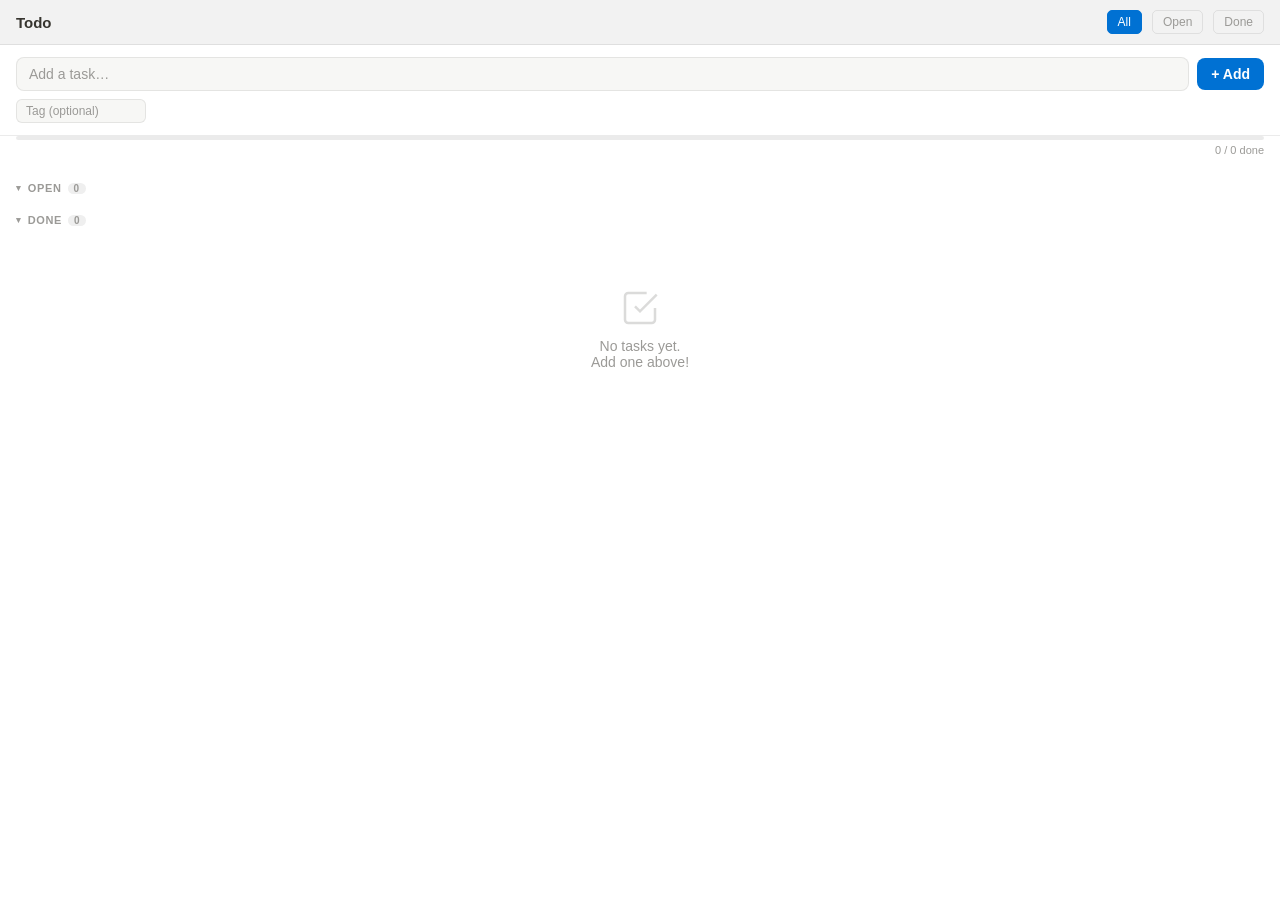
<file: web_notebook/todo.html>
<!DOCTYPE html>
<html lang="en">
<head>
<style id="sp-dark-scrollbars">
  /* Dark-mode scrollbars: Chromium styles native scrollbars from the
     color-scheme property, which otherwise stays "light".
     Theme comes from Anki (nightMode class injected by notebook_sidebar.py),
     NOT from prefers-color-scheme — that follows the OS, not Anki. */
  html.nightMode { color-scheme: dark; }
  html:has(body.nightMode) { color-scheme: dark; }
</style>

  <meta charset="UTF-8">
  <title>Todo</title>
  <style>
    :root {
      --bg:          #ffffff;
      --header-bg:   #f2f2f2;
      --sidebar-bg:  #f7f7f5;
      --text:        #37352f;
      --text-gray:   #9b9a97;
      --hover-bg:    #efefef;
      --border:      rgba(0,0,0,0.08);
      --font:        -apple-system, BlinkMacSystemFont, "Segoe UI", Helvetica, Arial, sans-serif;
      --accent:      #0071D3;
      --done-text:   #9b9a97;
      --tag-bg:      #e8f0fe;
      --tag-text:    #1a56db;
      --danger:      #e03e3e;
      --check-border:#c0c0bc;
      --check-done:  #0071D3;
      --input-bg:    #f7f7f5;
      --card-bg:     #ffffff;
      --card-shadow: 0 1px 3px rgba(0,0,0,0.06);
    }
    /* (OS-based prefers-color-scheme fallback removed — the theme is driven
       solely by Anki via the nightMode class, see body.nightMode below.) */
    body.nightMode {
      --bg:         #191919;
      --header-bg:  #252525;
      --sidebar-bg: #202020;
      --text:       #ececec;
      --text-gray:  #888;
      --hover-bg:   #2c2c2c;
      --border:     rgba(255,255,255,0.09);
      --accent:     #4a9eff;
      --done-text:  #666;
      --tag-bg:     #1e3050;
      --tag-text:   #6ea8fe;
      --danger:     #e05a5a;
      --check-border:#555;
      --check-done: #4a9eff;
      --input-bg:   #252525;
      --card-bg:    #222222;
      --card-shadow:0 1px 3px rgba(0,0,0,0.3);
    }

    * { box-sizing: border-box; margin: 0; padding: 0; outline: none; }
    body {
      font-family: var(--font);
      background: var(--bg);
      color: var(--text);
      display: flex;
      flex-direction: column;
      height: 100vh;
      overflow: hidden;
    }

    /* ── Tool header ────────────────────────── */
    #todo-header {
      display: flex;
      align-items: center;
      gap: 10px;
      padding: 10px 16px;
      background: var(--header-bg);
      border-bottom: 1px solid var(--border);
      flex-shrink: 0;
    }
    #todo-header h2 {
      font-size: 15px;
      font-weight: 600;
      flex: 1;
      color: var(--text);
    }
    .filter-btn {
      padding: 4px 10px;
      border: 1px solid var(--border);
      border-radius: 5px;
      background: transparent;
      color: var(--text-gray);
      font-size: 12px;
      cursor: pointer;
      transition: all 0.15s;
    }
    .filter-btn.active {
      background: var(--accent);
      color: #fff;
      border-color: var(--accent);
    }
    .filter-btn:hover:not(.active) {
      background: var(--hover-bg);
      color: var(--text);
    }

    /* ── Input area ─────────────────────────── */
    #add-area {
      padding: 12px 16px;
      border-bottom: 1px solid var(--border);
      flex-shrink: 0;
      background: var(--bg);
    }
    #add-row {
      display: flex;
      gap: 8px;
      align-items: center;
    }
    #new-todo-input {
      flex: 1;
      padding: 8px 12px;
      border: 1px solid var(--border);
      border-radius: 8px;
      background: var(--input-bg);
      color: var(--text);
      font-size: 14px;
      font-family: var(--font);
      transition: border-color 0.15s;
    }
    #new-todo-input:focus {
      border-color: var(--accent);
    }
    #new-todo-input::placeholder { color: var(--text-gray); }
    #add-btn {
      padding: 8px 14px;
      background: var(--accent);
      color: #fff;
      border: none;
      border-radius: 8px;
      font-size: 14px;
      font-weight: 600;
      cursor: pointer;
      transition: opacity 0.15s;
      white-space: nowrap;
    }
    #add-btn:hover { opacity: 0.88; }
    #tag-row {
      display: flex;
      gap: 6px;
      margin-top: 8px;
      flex-wrap: wrap;
      align-items: center;
    }
    #tag-input {
      padding: 4px 9px;
      border: 1px solid var(--border);
      border-radius: 6px;
      background: var(--input-bg);
      color: var(--text);
      font-size: 12px;
      font-family: var(--font);
      width: 130px;
    }
    #tag-input::placeholder { color: var(--text-gray); }
    .tag-chip {
      display: inline-flex;
      align-items: center;
      gap: 4px;
      padding: 2px 8px;
      background: var(--tag-bg);
      color: var(--tag-text);
      border-radius: 4px;
      font-size: 11px;
      font-weight: 500;
      cursor: pointer;
      user-select: none;
    }
    .tag-chip.selected { outline: 2px solid var(--accent); }
    .tag-chip-x { font-size: 10px; opacity: 0.7; }

    /* ── List area ──────────────────────────── */
    #todo-list-wrap {
      flex: 1;
      overflow-y: auto;
      padding: 10px 16px 20px;
    }
    #todo-list-wrap::-webkit-scrollbar { width: 6px; }
    #todo-list-wrap::-webkit-scrollbar-track { background: transparent; }
    #todo-list-wrap::-webkit-scrollbar-thumb {
      background: var(--border);
      border-radius: 3px;
    }

    #section-open, #section-done {
      margin-bottom: 10px;
    }
    .section-label {
      font-size: 11px;
      font-weight: 600;
      color: var(--text-gray);
      text-transform: uppercase;
      letter-spacing: 0.06em;
      padding: 6px 0 4px;
      display: flex;
      align-items: center;
      gap: 6px;
      cursor: pointer;
      user-select: none;
    }
    .section-label .count-badge {
      background: var(--hover-bg);
      border-radius: 10px;
      padding: 0 6px;
      font-size: 10px;
      color: var(--text-gray);
    }
    .section-toggle-icon { font-size: 9px; transition: transform 0.2s; }
    .section-label.collapsed .section-toggle-icon { transform: rotate(-90deg); }

    /* ── Todo item ──────────────────────────── */
    .todo-item {
      display: flex;
      align-items: flex-start;
      gap: 10px;
      padding: 8px 10px;
      border-radius: 8px;
      margin-bottom: 4px;
      background: var(--card-bg);
      box-shadow: var(--card-shadow);
      transition: background 0.12s;
      cursor: default;
      group: todo-item;
    }
    .todo-item:hover { background: var(--hover-bg); }
    .todo-item.done .todo-text { text-decoration: line-through; color: var(--done-text); }

    /* Custom checkbox */
    .todo-check {
      width: 18px;
      height: 18px;
      border: 2px solid var(--check-border);
      border-radius: 5px;
      cursor: pointer;
      flex-shrink: 0;
      display: flex;
      align-items: center;
      justify-content: center;
      transition: all 0.15s;
      margin-top: 1px;
    }
    .todo-item.done .todo-check {
      background: var(--check-done);
      border-color: var(--check-done);
    }
    .todo-check svg { display: none; }
    .todo-item.done .todo-check svg { display: block; }

    .todo-body { flex: 1; min-width: 0; }
    .todo-text {
      font-size: 14px;
      line-height: 1.5;
      word-break: break-word;
    }
    .todo-meta {
      display: flex;
      gap: 6px;
      align-items: center;
      margin-top: 4px;
      flex-wrap: wrap;
    }
    .todo-date { font-size: 11px; color: var(--text-gray); }
    .item-tag {
      display: inline-block;
      padding: 1px 7px;
      background: var(--tag-bg);
      color: var(--tag-text);
      border-radius: 4px;
      font-size: 11px;
      font-weight: 500;
    }

    .todo-actions {
      display: flex;
      gap: 4px;
      opacity: 0;
      transition: opacity 0.15s;
      flex-shrink: 0;
    }
    .todo-item:hover .todo-actions { opacity: 1; }
    .action-btn {
      width: 24px;
      height: 24px;
      border: none;
      border-radius: 5px;
      background: transparent;
      cursor: pointer;
      display: flex;
      align-items: center;
      justify-content: center;
      color: var(--text-gray);
      transition: background 0.12s, color 0.12s;
      padding: 0;
    }
    .action-btn:hover { background: var(--hover-bg); }
    .action-btn.del:hover { color: var(--danger); }
    .action-btn svg { width: 14px; height: 14px; }

    /* ── Empty state ────────────────────────── */
    #empty-state {
      display: none;
      flex-direction: column;
      align-items: center;
      justify-content: center;
      padding: 48px 20px;
      color: var(--text-gray);
      text-align: center;
      gap: 10px;
    }
    #empty-state svg { width: 40px; height: 40px; opacity: 0.35; }
    #empty-state p { font-size: 14px; }

    /* ── Status bar ─────────────────────────── */
    #status-bar {
      position: fixed;
      bottom: 12px;
      left: 50%;
      transform: translateX(-50%);
      background: #333;
      color: #fff;
      padding: 5px 14px;
      border-radius: 20px;
      font-size: 12px;
      opacity: 0;
      pointer-events: none;
      transition: opacity 0.25s;
      z-index: 999;
    }
    #status-bar.show { opacity: 1; }

    /* ── Progress bar ───────────────────────── */
    #progress-wrap {
      padding: 0 16px 10px;
      flex-shrink: 0;
    }
    #progress-bar-bg {
      height: 4px;
      background: var(--border);
      border-radius: 2px;
      overflow: hidden;
    }
    #progress-bar-fill {
      height: 100%;
      background: var(--accent);
      border-radius: 2px;
      transition: width 0.4s ease;
      width: 0%;
    }
    #progress-label {
      font-size: 11px;
      color: var(--text-gray);
      margin-top: 4px;
      text-align: right;
    }
  </style>
</head>
<body>

<!-- header -->
<div id="todo-header">
  <h2 data-i18n="title">Todo</h2>
  <button class="filter-btn active" data-filter="all"    onclick="setFilter('all')"  data-i18n="filter_all">All</button>
  <button class="filter-btn"        data-filter="open"   onclick="setFilter('open')" data-i18n="filter_open">Open</button>
  <button class="filter-btn"        data-filter="done"   onclick="setFilter('done')" data-i18n="filter_done">Done</button>
</div>

<!-- add area -->
<div id="add-area">
  <div id="add-row">
    <input id="new-todo-input" type="text" placeholder="Add a task…" autocomplete="off"
           data-i18n-placeholder="add_placeholder"
           onkeydown="if(event.key==='Enter') addTodo()">
    <button id="add-btn" onclick="addTodo()" data-i18n="add_btn">+ Add</button>
  </div>
  <div id="tag-row">
    <input id="tag-input" type="text" placeholder="Tag (optional)" autocomplete="off"
           data-i18n-placeholder="tag_placeholder"
           onkeydown="if(event.key==='Enter') addTodo()">
    <div id="tag-chips"></div>
  </div>
</div>

<!-- progress -->
<div id="progress-wrap">
  <div id="progress-bar-bg"><div id="progress-bar-fill"></div></div>
  <div id="progress-label">0 / 0 done</div>
</div>

<!-- list -->
<div id="todo-list-wrap">
  <div id="section-open">
    <div class="section-label" onclick="toggleSection('open')">
      <span class="section-toggle-icon">▾</span>
      <span data-i18n="section_open">Open</span>
      <span class="count-badge" id="open-count">0</span>
    </div>
    <div id="open-list"></div>
  </div>
  <div id="section-done">
    <div class="section-label" onclick="toggleSection('done')">
      <span class="section-toggle-icon">▾</span>
      <span data-i18n="section_done">Done</span>
      <span class="count-badge" id="done-count">0</span>
    </div>
    <div id="done-list"></div>
  </div>
  <div id="empty-state">
    <svg viewBox="0 0 24 24" fill="none" stroke="currentColor" stroke-width="1.5">
      <polyline points="9 11 12 14 22 4"/>
      <path d="M21 12v7a2 2 0 0 1-2 2H5a2 2 0 0 1-2-2V5a2 2 0 0 1 2-2h11"/>
    </svg>
    <p><span data-i18n="empty">No tasks yet.</span><br><span data-i18n="empty_sub">Add one above!</span></p>
  </div>
</div>

<div id="status-bar" data-i18n="saved">Saved</div>

<script>
// ── State ─────────────────────────────────────────
let todos  = [];   // [{id, text, done, tag, createdAt}]
let filter = "all";
let allTags = [];  // distinct tag strings
let sectionOpen = { open: true, done: true };

function uid() {
  return Date.now().toString(36) + Math.random().toString(36).slice(2,6);
}
function now() {
  return new Date().toLocaleDateString(undefined, { month: 'short', day: 'numeric' });
}

// ── Load / Save ───────────────────────────────────
window.loadTodos = function(jsonStr) {
  try {
    const parsed = JSON.parse(jsonStr);
    todos = Array.isArray(parsed) ? parsed : [];
  } catch(e) {
    todos = [];
  }
  syncTags();
  render();
};

function save() {
  const json = JSON.stringify(todos);
  pycmd('notion_mini:todo:save:' + json);
}

window.__synapseSnapshotForUnload = function() { return JSON.stringify(todos); };
window.__synapseSnapshotForVerification = function() { return JSON.stringify(todos); };
window.onTodoSaved = function() { showStatus(window.__SYNAPSE_I18N__?.saved || 'Saved'); };
window.onTodoSaveFailed = function() { showStatus(window.__SYNAPSE_I18N__?.save_failed || 'Save failed — your changes are still open.'); };

// ── CRUD ──────────────────────────────────────────
function addTodo() {
  const input = document.getElementById('new-todo-input');
  const tagIn  = document.getElementById('tag-input');
  const text   = input.value.trim();
  if (!text) return;
  const tag    = tagIn.value.trim();
  todos.unshift({ id: uid(), text, done: false, tag, createdAt: now() });
  input.value = '';
  tagIn.value = '';
  syncTags();
  render();
  save();
  input.focus();
}

function toggleDone(id) {
  const item = todos.find(t => t.id === id);
  if (item) { item.done = !item.done; render(); save(); }
}

function deleteTodo(id) {
  todos = todos.filter(t => t.id !== id);
  syncTags();
  render();
  save();
}

// ── Tags ──────────────────────────────────────────
function syncTags() {
  allTags = [...new Set(todos.map(t => t.tag).filter(Boolean))].sort();
  renderTagChips();
}

let selectedTagFilter = null;

function renderTagChips() {
  const wrap = document.getElementById('tag-chips');
  wrap.innerHTML = '';
  allTags.forEach(tag => {
    const chip = document.createElement('span');
    chip.className = 'tag-chip' + (selectedTagFilter === tag ? ' selected' : '');
    chip.appendChild(document.createTextNode(tag));
    const closeGlyph = document.createElement('span');
    closeGlyph.className = 'tag-chip-x';
    closeGlyph.textContent = '✕';
    chip.appendChild(closeGlyph);
    chip.onclick = () => {
      selectedTagFilter = selectedTagFilter === tag ? null : tag;
      renderTagChips();
      render();
    };
    wrap.appendChild(chip);
  });
}

// ── Filter ────────────────────────────────────────
function setFilter(f) {
  filter = f;
  document.querySelectorAll('.filter-btn').forEach(b => {
    b.classList.toggle('active', b.dataset.filter === f);
  });
  render();
}

function visibleTodos() {
  let list = todos;
  if (selectedTagFilter) list = list.filter(t => t.tag === selectedTagFilter);
  if (filter === 'open') list = list.filter(t => !t.done);
  if (filter === 'done') list = list.filter(t =>  t.done);
  return list;
}

// ── Sections ──────────────────────────────────────
function toggleSection(which) {
  sectionOpen[which] = !sectionOpen[which];
  const label = document.querySelector(`#section-${which} .section-label`);
  label.classList.toggle('collapsed', !sectionOpen[which]);
  const list  = document.getElementById(`${which}-list`);
  list.style.display = sectionOpen[which] ? '' : 'none';
}

// ── Render ────────────────────────────────────────
function render() {
  const visible = visibleTodos();
  const openItems = visible.filter(t => !t.done);
  const doneItems = visible.filter(t =>  t.done);

  document.getElementById('open-count').textContent = openItems.length;
  document.getElementById('done-count').textContent = doneItems.length;

  document.getElementById('open-list').innerHTML = openItems.map(itemHTML).join('');
  document.getElementById('done-list').innerHTML = doneItems.map(itemHTML).join('');

  // Progress
  const total = todos.length;
  const done  = todos.filter(t => t.done).length;
  const pct   = total ? Math.round((done/total)*100) : 0;
  document.getElementById('progress-bar-fill').style.width = pct + '%';
  const _doneOf = (window.__SYNAPSE_I18N__?.done_of || '{done} / {total} done')
    .replace('{done}', done).replace('{total}', total);
  document.getElementById('progress-label').textContent = _doneOf;

  // Empty state
  const isEmpty = visible.length === 0;
  document.getElementById('empty-state').style.display = isEmpty ? 'flex' : 'none';
  document.getElementById('section-open').style.display =
    (filter === 'done') ? 'none' : '';
  document.getElementById('section-done').style.display =
    (filter === 'open') ? 'none' : '';
}

function itemHTML(t) {
  const doneClass = t.done ? ' done' : '';
  const tagHtml   = t.tag
    ? `<span class="item-tag">${esc(t.tag)}</span>`
    : '';
  const dateHtml  = t.createdAt
    ? `<span class="todo-date">${esc(t.createdAt)}</span>`
    : '';
  return `
  <div class="todo-item${doneClass}" id="item-${t.id}">
    <div class="todo-check" onclick="toggleDone('${t.id}')">
      <svg viewBox="0 0 12 10" fill="none" stroke="#fff" stroke-width="2" stroke-linecap="round" stroke-linejoin="round">
        <polyline points="1 5 4.5 9 11 1"/>
      </svg>
    </div>
    <div class="todo-body">
      <div class="todo-text">${esc(t.text)}</div>
      <div class="todo-meta">${tagHtml}${dateHtml}</div>
    </div>
    <div class="todo-actions">
      <button class="action-btn del" title="${esc(window.__SYNAPSE_I18N__?.delete || 'Delete')}" aria-label="${esc(window.__SYNAPSE_I18N__?.delete || 'Delete')}" onclick="deleteTodo('${t.id}')">
        <svg viewBox="0 0 24 24" fill="none" stroke="currentColor" stroke-width="2" stroke-linecap="round" stroke-linejoin="round">
          <polyline points="3 6 5 6 21 6"/>
          <path d="M19 6l-1 14a2 2 0 0 1-2 2H8a2 2 0 0 1-2-2L5 6"/>
          <path d="M10 11v6M14 11v6"/>
          <path d="M9 6V4a1 1 0 0 1 1-1h4a1 1 0 0 1 1 1v2"/>
        </svg>
      </button>
    </div>
  </div>`;
}

function esc(s) {
  return String(s)
    .replace(/&/g,'&amp;').replace(/</g,'&lt;').replace(/>/g,'&gt;')
    .replace(/"/g,'&quot;');
}

// ── Status toast ──────────────────────────────────
let _statusTimer = null;
function showStatus(msg) {
  const bar = document.getElementById('status-bar');
  bar.textContent = msg;
  bar.classList.add('show');
  clearTimeout(_statusTimer);
  _statusTimer = setTimeout(() => bar.classList.remove('show'), 1800);
}

// ── Night-mode detection ──────────────────────────
// Anki's theme is authoritative (flag/class injected by notebook_sidebar.py);
// prefers-color-scheme is NOT consulted — it follows the OS, not Anki.
if (window.__SYNAPSE_NIGHT__ === true ||
    document.documentElement.classList.contains('nightMode') ||
    document.body.classList.contains('nightMode')) {
  document.body.classList.add('nightMode');
}

// ── Init ─────────────────────────────────────────
render();
if (window.__SYNAPSE_TODO_PRELOAD__ !== undefined) {
  loadTodos(window.__SYNAPSE_TODO_PRELOAD__);
} else {
  pycmd('notion_mini:todo:load');
}
</script>
<script>
// ── SynapsePro i18n: apply data-i18n / data-i18n-placeholder attributes ──
(function applyI18n() {
    const t = window.__SYNAPSE_I18N__;
    if (!t) return;
    document.title = t.title || 'Todo';
    document.querySelectorAll('[data-i18n]').forEach(el => {
        const key = el.getAttribute('data-i18n');
        if (t[key] !== undefined) el.textContent = t[key];
    });
    document.querySelectorAll('[data-i18n-placeholder]').forEach(el => {
        const key = el.getAttribute('data-i18n-placeholder');
        if (t[key] !== undefined) el.setAttribute('placeholder', t[key]);
    });
})();
</script>

    <script>
    /* ── SynapsePro global error reporter ─────────────────────────────────
       Self-contained (inline styles, no page-CSS dependencies): invisible
       until a JS error occurs, then shows a dismissible banner with the
       real traceback so users can report actionable bugs instead of
       "buttons are not working". Never throws itself. */
    (function() {
        if (window.__spReportError) return;
        function isDark() {
            try {
                if (typeof window.__SYNAPSE_NIGHT__ === 'boolean') return window.__SYNAPSE_NIGHT__;
                if (document.documentElement.classList.contains('nightMode') || document.body.classList.contains('nightMode')) return true;
                return window.matchMedia && window.matchMedia('(prefers-color-scheme: dark)').matches;
            } catch (e) { return false; }
        }
        function ensureBanner() {
            var b = document.getElementById('sp-error-banner');
            if (b) return b;
            if (!document.body) return null;
            var dark = isDark();
            b = document.createElement('div');
            b.id = 'sp-error-banner';
            b.style.cssText = 'position:fixed;bottom:0;left:0;right:0;z-index:2147483000;display:none;'
                + 'font:13px/1.45 -apple-system,BlinkMacSystemFont,"Segoe UI",sans-serif;text-align:left;'
                + 'padding:12px 18px;box-shadow:0 -6px 24px rgba(0,0,0,0.25);border-top:2px solid #dc3545;'
                + (dark ? 'background:#2c2c2c;color:#e0e0e0;' : 'background:#ffffff;color:#333333;');
            var btnCss = 'margin-right:8px;padding:4px 12px;font:inherit;font-size:12px;cursor:pointer;border-radius:7px;'
                + (dark ? 'background:#303030;color:#e0e0e0;border:1px solid #555;' : 'background:#fff;color:#333;border:1px solid #ccc;');
            var preCss = 'display:none;max-height:140px;overflow:auto;white-space:pre-wrap;word-break:break-word;'
                + 'font-size:11px;border-radius:6px;padding:8px;margin:0 0 8px 0;'
                + (dark ? 'background:#404040;border:1px solid #555;' : 'background:#f5f5f5;border:1px solid #ccc;');
            var t = window.__SYNAPSE_I18N__ || {};
            b.innerHTML = '<div style="font-weight:700;color:#dc3545;margin-bottom:4px;">' + (t.error_title || 'SynapsePro error') + '</div>'
                + '<div class="sp-eb-msg" style="margin-bottom:6px;word-break:break-word;"></div>'
                + '<pre class="sp-eb-pre" style="' + preCss + '"></pre>'
                + '<div><button type="button" data-spact="details" style="' + btnCss + '">' + (t.error_show || 'Show details') + '</button>'
                + '<button type="button" data-spact="copy" style="' + btnCss + '">' + (t.error_copy || 'Copy error') + '</button>'
                + '<button type="button" data-spact="dismiss" style="' + btnCss + '">' + (t.error_dismiss || 'Dismiss') + '</button></div>';
            document.body.appendChild(b);
            b.addEventListener('click', function(e) {
                var act = e.target && e.target.getAttribute && e.target.getAttribute('data-spact');
                if (act === 'dismiss') b.style.display = 'none';
                if (act === 'details') {
                    var pre = b.querySelector('.sp-eb-pre');
                    var open = pre.style.display === 'block';
                    pre.style.display = open ? 'none' : 'block';
                    var t = window.__SYNAPSE_I18N__ || {};
                    e.target.textContent = open ? (t.error_show || 'Show details') : (t.error_hide || 'Hide details');
                }
                if (act === 'copy') {
                    var text = b.querySelector('.sp-eb-msg').textContent + '\n\n' + b.querySelector('.sp-eb-pre').textContent;
                    try { navigator.clipboard.writeText(text); e.target.textContent = (window.__SYNAPSE_I18N__ || {}).error_copied || 'Copied!'; setTimeout(function() { e.target.textContent = (window.__SYNAPSE_I18N__ || {}).error_copy || 'Copy error'; }, 2000); } catch (err) {}
                }
            });
            return b;
        }
        window.__spReportError = function(err, context) {
            try {
                var msg = (err && err.message) ? err.message : String(err);
                var t = window.__SYNAPSE_I18N__ || {};
                var stack = (err && err.stack) ? String(err.stack) : (t.error_no_stack || '(no stack trace available)');
                console.error('[SynapsePro]' + (context ? ' [' + context + ']' : ''), err);
                var show = function() {
                    var b = ensureBanner();
                    if (!b) return;
                    b.querySelector('.sp-eb-msg').textContent = (context ? context + ': ' : '') + msg
                        + ' — ' + (t.error_safe || 'Your data is safe. Please screenshot the details and send them to help.synapse.pro@gmail.com.');
                    b.querySelector('.sp-eb-pre').textContent = stack;
                    b.style.display = 'block';
                };
                if (document.body) show();
                else document.addEventListener('DOMContentLoaded', show);
            } catch (e) { try { console.error('[SynapsePro] error while reporting error', e, err); } catch (e2) {} }
        };
        window.addEventListener('error', function(e) {
            if (e.error && (e.error.message || e.error.stack)) window.__spReportError(e.error, (window.__SYNAPSE_I18N__ || {}).error_unexpected || 'Unexpected error');
            else console.warn('[SynapsePro] Background browser error:', e.message || e);
        });
        window.addEventListener('unhandledrejection', function(e) {
            if (e.reason && e.reason.synapseCritical === true) window.__spReportError(e.reason, (window.__SYNAPSE_I18N__ || {}).error_unexpected_async || 'Unexpected error (async)');
            else console.warn('[SynapsePro] Background task rejected:', e.reason);
            e.preventDefault();
        });
    })();
    </script>
</body>
</html>
</file>
